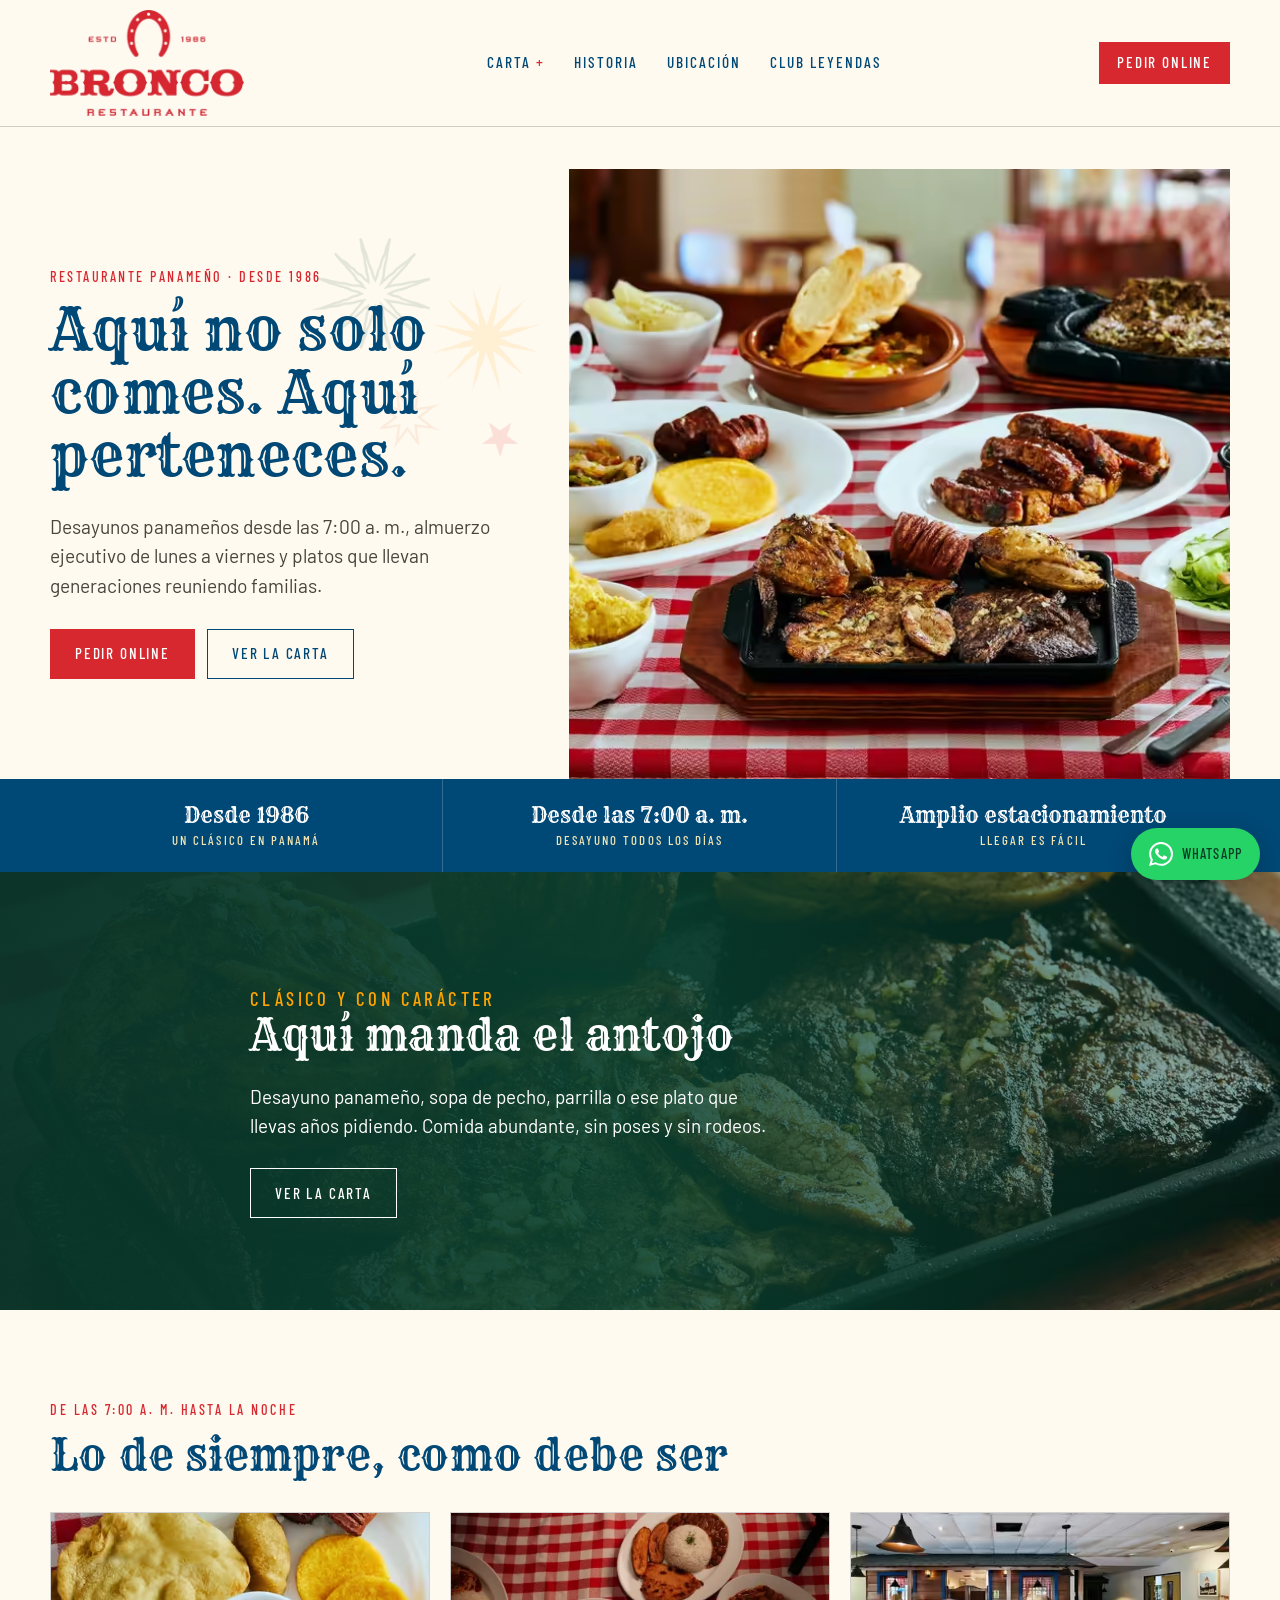
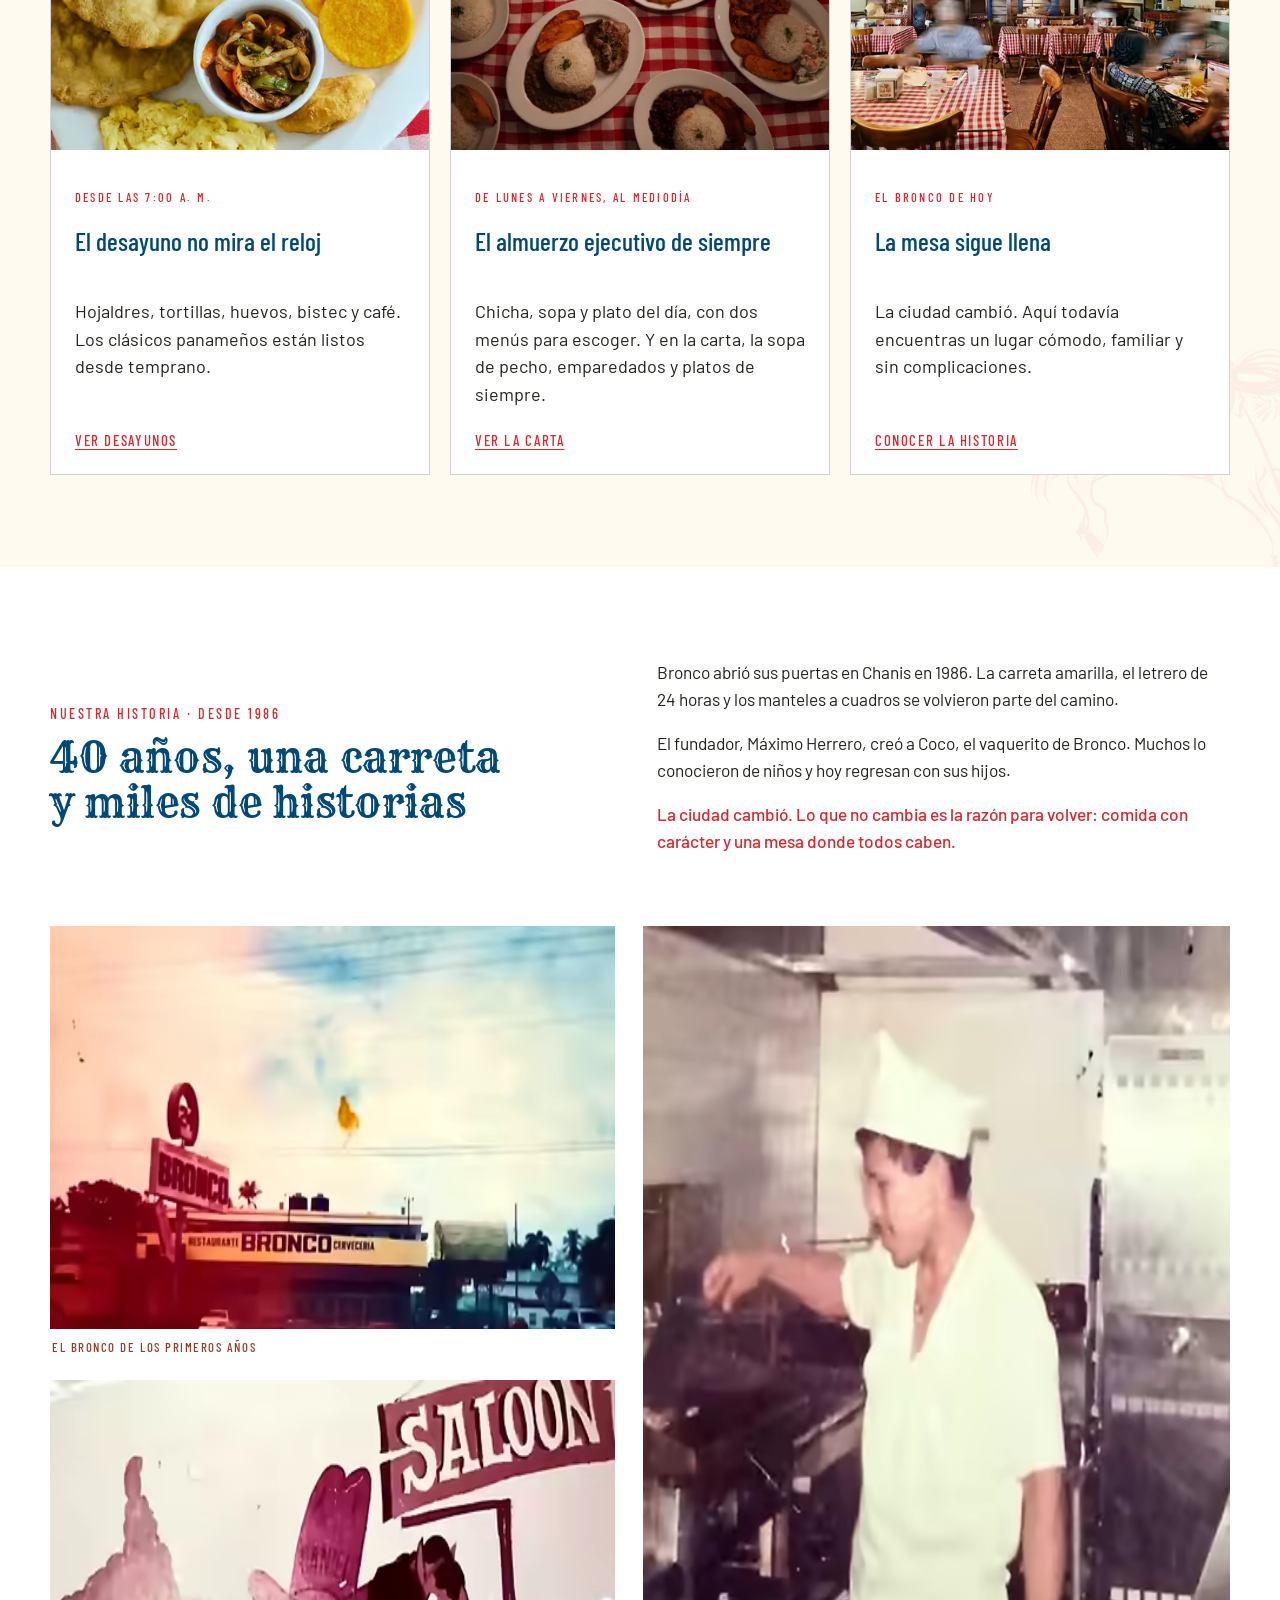
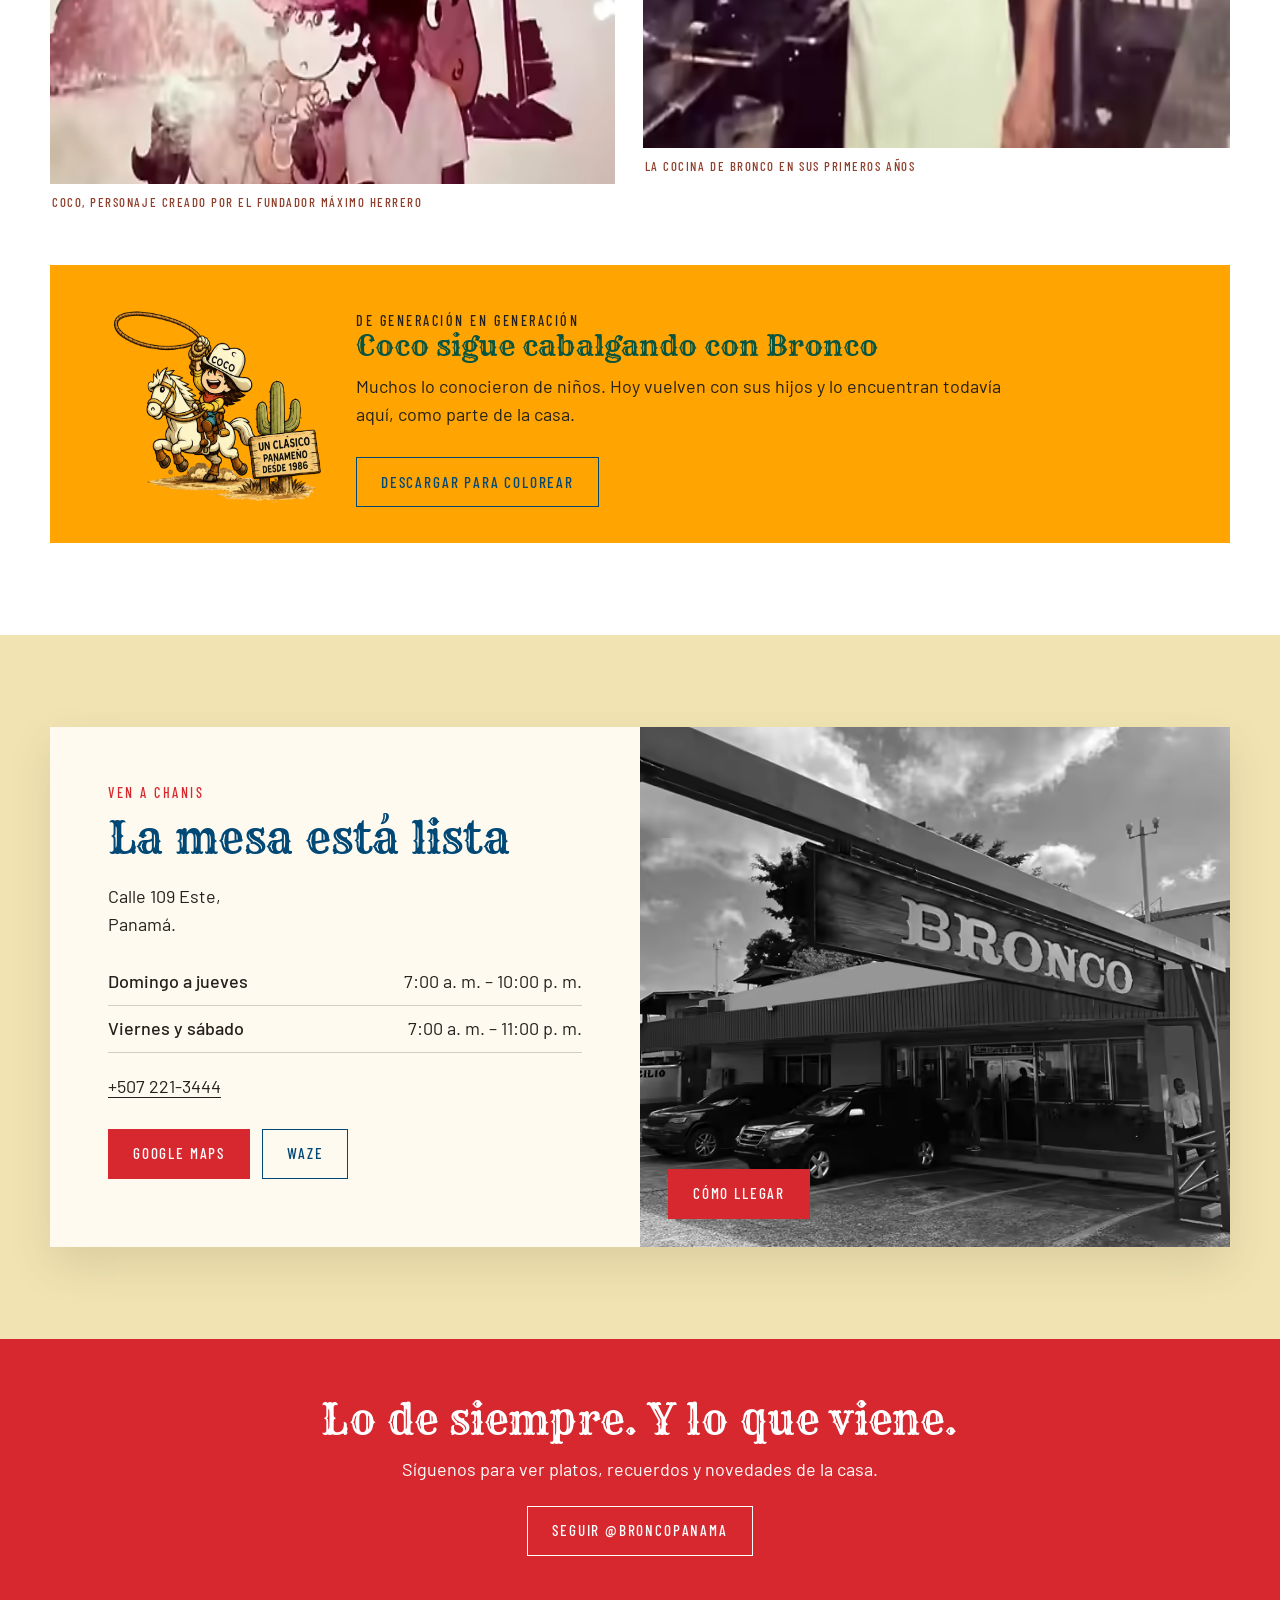
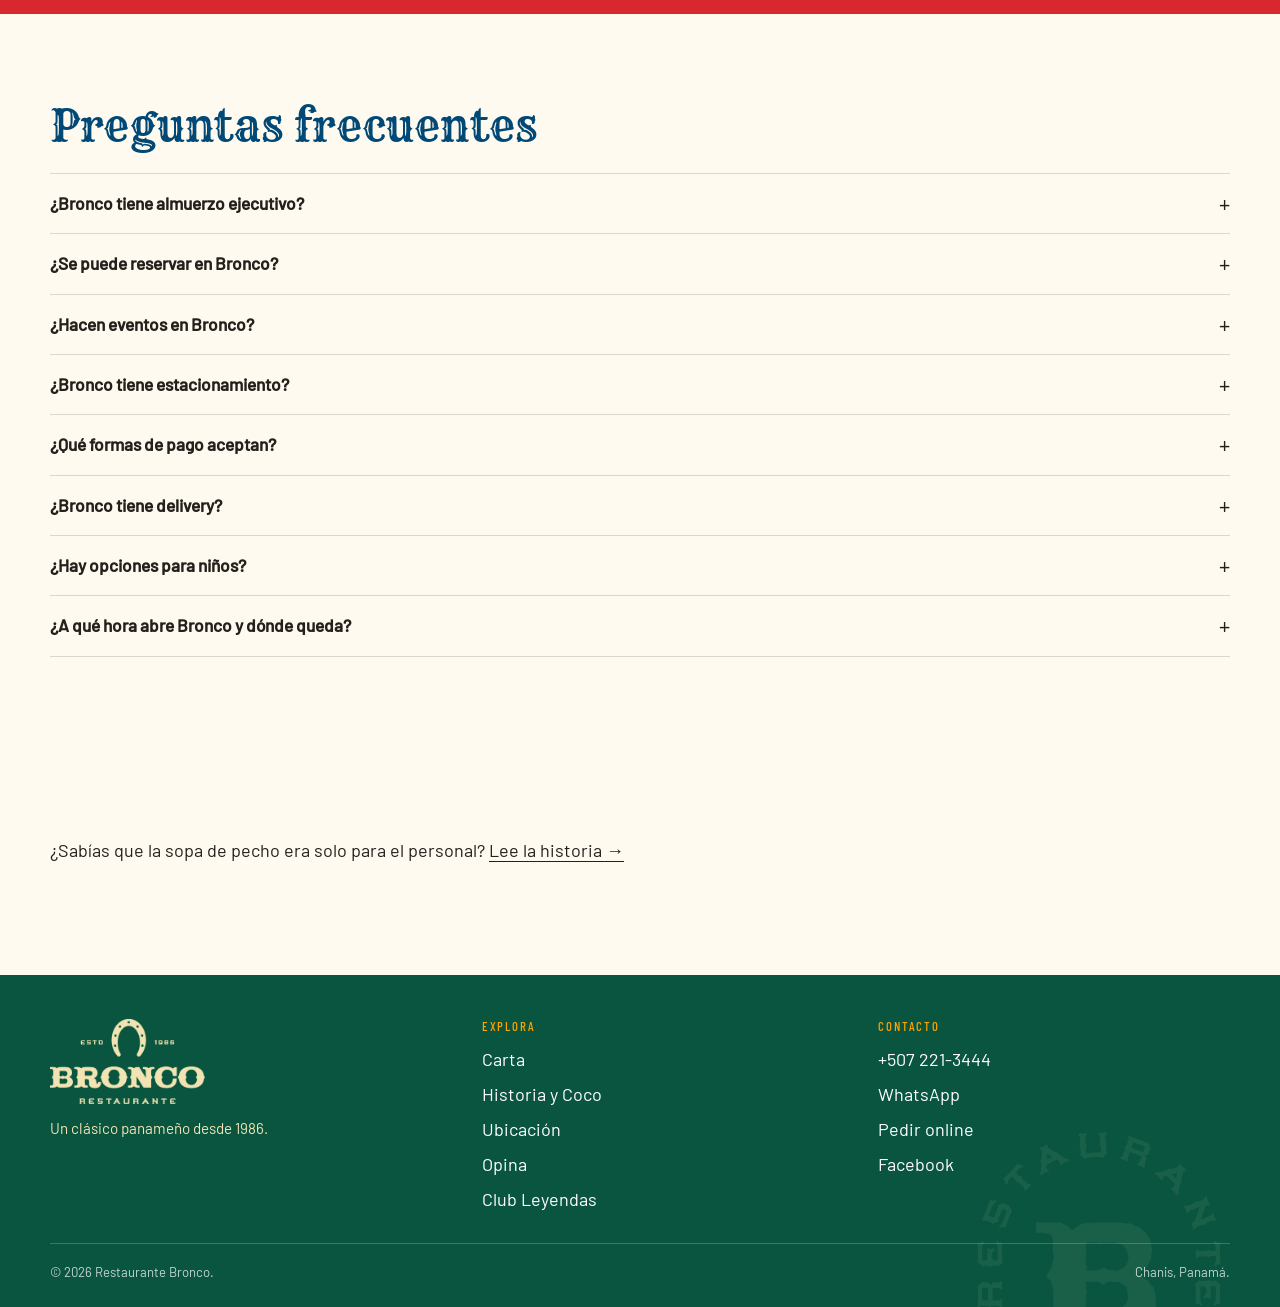
<file: index.html>
<!doctype html>
<html lang="es">
<head>
  <meta charset="utf-8">
  <meta name="viewport" content="width=device-width,initial-scale=1">
  <title>Bronco | Restaurante panameño en Chanis desde 1986</title>
  <meta name="description" content="Almuerzo ejecutivo de lunes a viernes con chicha, sopa y plato del día, y desayunos panameños desde las 7:00 a. m. en Chanis, Ciudad de Panamá. Desde 1986.">
  <link rel="canonical" href="https://restaurantebronco.com/">
  <meta name="theme-color" content="#d7282f">
  <meta property="og:type" content="website">
  <meta property="og:locale" content="es_PA">
  <meta property="og:title" content="Bronco | Aquí no solo comes, aquí perteneces">
  <meta property="og:description" content="Almuerzo ejecutivo, desayunos panameños y platos de siempre en Chanis desde 1986.">
  <meta property="og:url" content="https://restaurantebronco.com/">
  <meta property="og:image" content="https://restaurantebronco.com/assets/images/og-bronco.jpg">
  <meta property="og:image:width" content="1200">
  <meta property="og:image:height" content="630">
  <meta property="og:image:alt" content="Mesa de Bronco con desayuno panameño, carnes y platos para compartir">
  <meta name="twitter:card" content="summary_large_image">
  <meta name="twitter:title" content="Bronco | Un clásico panameño desde 1986">
  <meta name="twitter:description" content="Desayunos desde temprano, almuerzo ejecutivo y platos de siempre en Chanis.">
  <meta name="twitter:image" content="https://restaurantebronco.com/assets/images/og-bronco.jpg">
  <meta name="twitter:image:alt" content="Mesa de Bronco con carnes, acompañamientos y platos para compartir">
  <link rel="icon" href="/favicon.ico" sizes="any">
  <link rel="icon" type="image/png" sizes="32x32" href="/assets/images/favicon.png">
  <link rel="apple-touch-icon" href="/assets/images/apple-touch-icon.png">
  <link rel="manifest" href="/site.webmanifest">
  <link rel="preload" href="/assets/fonts/barlow-400-latin.woff2" as="font" type="font/woff2" crossorigin>
  <link rel="preload" href="/assets/fonts/rye-400-latin.woff2" as="font" type="font/woff2" crossorigin><link rel="preload" href="/assets/fonts/barlow-500-latin.woff2" as="font" type="font/woff2" crossorigin><link rel="preload" href="/assets/fonts/barlow-condensed-500-latin.woff2" as="font" type="font/woff2" crossorigin>
  <link rel="stylesheet" href="/assets/style.css">
  <script type="application/ld+json">
  {
    "@context":"https://schema.org",
    "@graph":[
      {
        "@type":"Restaurant",
        "@id":"https://restaurantebronco.com/#restaurant",
        "name":"Restaurante Bronco",
        "alternateName":"Bronco",
        "url":"https://restaurantebronco.com/",
        "foundingDate":"1986",
        "logo":"https://restaurantebronco.com/assets/images/logo-bronco-principal.png",
        "image":"https://restaurantebronco.com/assets/images/og-bronco.jpg",
        "description":"Restaurante panameño en Chanis con desayunos, almuerzo ejecutivo, sopas de la casa y platos de siempre desde 1986.",
        "servesCuisine":["Panameña","Desayunos"],
        "priceRange":"$$",
        "telephone":"+507 221-3444",
        "address":{
          "@type":"PostalAddress",
          "streetAddress":"Calle 109 Este",
          "addressLocality":"Panamá",
          "addressCountry":"PA"
        },
        "geo":{"@type":"GeoCoordinates","latitude":9.02522,"longitude":-79.48493},
        "hasMap":"https://maps.google.com/maps?cid=11656737389368719343",
        "hasMenu":"https://restaurantebronco.com/carta/",
        "openingHoursSpecification":[
          {"@type":"OpeningHoursSpecification","dayOfWeek":["Monday","Tuesday","Wednesday","Thursday"],"opens":"07:00","closes":"22:00"},
          {"@type":"OpeningHoursSpecification","dayOfWeek":["Friday","Saturday"],"opens":"07:00","closes":"23:00"},
          {"@type":"OpeningHoursSpecification","dayOfWeek":"Sunday","opens":"07:00","closes":"22:00"}
        ],
        "sameAs":["https://www.instagram.com/broncopanama/","https://www.facebook.com/broncopanama/","https://linktr.ee/broncopanama","https://maps.google.com/maps?cid=11656737389368719343"],
        "parentOrganization":{"@type":"Organization","name":"Grupo Herrero"}
      },
      {
        "@type":"WebSite",
        "@id":"https://restaurantebronco.com/#website",
        "url":"https://restaurantebronco.com/",
        "name":"Restaurante Bronco",
        "inLanguage":"es-PA",
        "publisher":{"@id":"https://restaurantebronco.com/#restaurant"}
      }
    ]
  }
  </script>
<script>window.dataLayer=window.dataLayer||[];function gtag(){dataLayer.push(arguments);}gtag('js',new Date());gtag('config','G-4363RZ4Z4T');window.addEventListener('load',function(){var s=document.createElement('script');s.async=true;s.src='https://www.googletagmanager.com/gtag/js?id=G-4363RZ4Z4T';document.head.appendChild(s);});</script></head>
<body>
  <a class="skip-link" href="#contenido">Saltar al contenido</a>
  <header class="site-header">
    <div class="shell header-inner">
      <a class="brand" href="/" aria-label="Bronco, inicio"><img src="/assets/images/logo-bronco-principal.webp" width="400" height="218" alt="Restaurante Bronco"></a>
      <button class="nav-toggle" type="button" aria-expanded="false" aria-controls="nav-principal" data-nav-toggle>Menú</button>
      <nav class="site-nav" id="nav-principal" aria-label="Navegación principal" data-site-nav>
        <details data-nav-dropdown>
          <summary>Carta</summary>
          <div class="nav-menu">
            <a href="/carta/#desayunos">Desayunos</a>
            <a href="/carta/#almuerzo-cena">Almuerzo y cena</a>
            <a href="/carta/#postres">Postres</a>
            <a href="/carta/#bebidas">Bebidas</a>
          </div>
        </details>
        <a href="/#historia">Historia</a>
        <a href="/ubicacion/">Ubicación</a>
        <a href="/club-leyendas/">Club Leyendas</a>
      </nav>
      <a class="button button-primary button-small header-cta" href="https://linktr.ee/broncopanama" target="_blank" rel="noopener">Pedir online</a>
    </div>
  </header>

  <main id="contenido">
    <section class="hero">
      <div class="shell hero-grid">
        <div class="hero-copy">
          <h1><span class="eyebrow" style="display:block">Restaurante panameño · Desde 1986</span>Aquí no solo comes. Aquí perteneces.</h1>
          <p class="lede">Desayunos panameños desde las 7:00 a. m., almuerzo ejecutivo de lunes a viernes y platos que llevan generaciones reuniendo familias.</p>
          <div class="button-row">
            <a class="button button-primary" href="https://linktr.ee/broncopanama" target="_blank" rel="noopener">Pedir online</a>
            <a class="button" href="/carta/">Ver la carta</a>
          </div>
        </div>
        <div class="hero-media">
          <picture>
            <source type="image/avif" srcset="/assets/images/bronco-mesa-compartir-480.avif 480w, /assets/images/bronco-mesa-compartir-800.avif 800w, /assets/images/bronco-mesa-compartir-1600.avif 1600w" sizes="(max-width:820px) 100vw, 56vw">
            <source type="image/webp" srcset="/assets/images/bronco-mesa-compartir-480.webp 480w, /assets/images/bronco-mesa-compartir-800.webp 800w, /assets/images/bronco-mesa-compartir-1600.webp 1600w" sizes="(max-width:820px) 100vw, 56vw">
            <img src="/assets/images/bronco-mesa-compartir-800.webp" width="800" height="600" alt="Mesa de Bronco con desayuno panameño, carnes y platos para compartir" fetchpriority="high">
          </picture>
        </div>
      </div>
    </section>

    <section class="fact-strip" aria-label="Datos de Bronco">
      <div class="shell fact-grid">
        <div class="fact"><strong>Desde 1986</strong><span>Un clásico en Panamá</span></div>
        <div class="fact"><strong>Desde las 7:00 a. m.</strong><span>Desayuno todos los días</span></div>
        <div class="fact"><strong>Amplio estacionamiento</strong><span>Llegar es fácil</span></div>
      </div>
    </section>

    <section class="story-banner">
      <picture class="story-backdrop" aria-hidden="true">
        <source type="image/avif" srcset="/assets/images/bronco-parrilla-clasica-480.avif 480w, /assets/images/bronco-parrilla-clasica-800.avif 800w, /assets/images/bronco-parrilla-clasica-1600.avif 1600w" sizes="100vw">
        <source type="image/webp" srcset="/assets/images/bronco-parrilla-clasica-480.webp 480w, /assets/images/bronco-parrilla-clasica-800.webp 800w, /assets/images/bronco-parrilla-clasica-1600.webp 1600w" sizes="100vw">
        <img src="/assets/images/bronco-parrilla-clasica-1600.webp" width="1600" height="900" alt="">
      </picture>
      <div class="shell story-inner">
        <p class="eyebrow">Clásico y con carácter</p>
        <h2>Aquí manda el antojo</h2>
        <p>Desayuno panameño, sopa de pecho, parrilla o ese plato que llevas años pidiendo. Comida abundante, sin poses y sin rodeos.</p>
        <div class="button-row"><a class="button button-light" href="/carta/">Ver la carta</a></div>
      </div>
    </section>

    <section class="section features-branded">
      <div class="shell">
        <div class="section-heading">
          <p class="eyebrow">De las 7:00 a. m. hasta la noche</p>
          <h2>Lo de siempre, como debe ser</h2>
        </div>
        <div class="feature-grid">
          <article class="feature-card">
            <picture>
              <source type="image/avif" srcset="/assets/images/bronco-desayuno-panameno-480.avif 480w, /assets/images/bronco-desayuno-panameno-800.avif 800w" sizes="(max-width:820px) 100vw, 33vw">
              <source type="image/webp" srcset="/assets/images/bronco-desayuno-panameno-480.webp 480w, /assets/images/bronco-desayuno-panameno-800.webp 800w" sizes="(max-width:820px) 100vw, 33vw">
              <img src="/assets/images/bronco-desayuno-panameno-480.webp" width="480" height="300" loading="lazy" alt="Desayuno panameño con hojaldres, tortillas, huevos y bistec en Bronco">
            </picture>
            <div class="feature-body">
              <p class="eyebrow">Desde las 7:00 a. m.</p>
              <h3>El desayuno no mira el reloj</h3>
              <p>Hojaldres, tortillas, huevos, bistec y café. Los clásicos panameños están listos desde temprano.</p>
              <a class="text-link" href="/carta/#desayunos">Ver desayunos</a>
            </div>
          </article>
          <article class="feature-card">
            <picture>
              <source type="image/webp" srcset="/assets/images/bronco-menu-ejecutivo-1-480.webp 480w, /assets/images/bronco-menu-ejecutivo-1-800.webp 800w" sizes="(max-width:820px) 100vw, 33vw">
              <img src="/assets/images/bronco-menu-ejecutivo-1-480.webp" width="480" height="300" loading="lazy" alt="Platos del almuerzo ejecutivo de Bronco sobre el mantel de cuadros">
            </picture>
            <div class="feature-body">
              <p class="eyebrow">De lunes a viernes, al mediodía</p>
              <h3>El almuerzo ejecutivo de siempre</h3>
              <p>Chicha, sopa y plato del día, con dos menús para escoger. Y en la carta, la sopa de pecho, emparedados y platos de siempre.</p>
              <a class="text-link" href="/carta/#almuerzo-cena">Ver la carta</a>
            </div>
          </article>
          <article class="feature-card">
            <picture>
              <source type="image/avif" srcset="/assets/images/bronco-salon-familiar-480.avif 480w, /assets/images/bronco-salon-familiar-800.avif 800w" sizes="(max-width:820px) 100vw, 33vw">
              <source type="image/webp" srcset="/assets/images/bronco-salon-familiar-480.webp 480w, /assets/images/bronco-salon-familiar-800.webp 800w" sizes="(max-width:820px) 100vw, 33vw">
              <img src="/assets/images/bronco-salon-familiar-480.webp" width="480" height="300" loading="lazy" alt="Salón familiar de Restaurante Bronco">
            </picture>
            <div class="feature-body">
              <p class="eyebrow">El Bronco de hoy</p>
              <h3>La mesa sigue llena</h3>
              <p>La ciudad cambió. Aquí todavía encuentras un lugar cómodo, familiar y sin complicaciones.</p>
              <a class="text-link" href="/#historia">Conocer la historia</a>
            </div>
          </article>
        </div>
      </div>
    </section>

    <section class="section history-section" id="historia">
      <div class="shell">
        <div class="history-intro">
          <div>
            <p class="eyebrow">Nuestra historia · Desde 1986</p>
            <h2>40 años, una carreta y miles de historias</h2>
          </div>
          <div class="history-copy">
            <p>Bronco abrió sus puertas en Chanis en 1986. La carreta amarilla, el letrero de 24 horas y los manteles a cuadros se volvieron parte del camino.</p>
            <p>El fundador, Máximo Herrero, creó a Coco, el vaquerito de Bronco. Muchos lo conocieron de niños y hoy regresan con sus hijos.</p>
            <p class="history-closing">La ciudad cambió. Lo que no cambia es la razón para volver: comida con carácter y una mesa donde todos caben.</p>
          </div>
        </div>
        <div class="history-gallery">
          <figure>
            <picture>
              <source type="image/avif" srcset="/assets/images/bronco-fachada-historica-480.avif 480w, /assets/images/bronco-fachada-historica-800.avif 800w" sizes="(max-width:820px) 100vw, 33vw">
              <source type="image/webp" srcset="/assets/images/bronco-fachada-historica-480.webp 480w, /assets/images/bronco-fachada-historica-800.webp 800w" sizes="(max-width:820px) 100vw, 33vw">
              <img src="/assets/images/bronco-fachada-historica-800.webp" width="800" height="572" loading="lazy" alt="Fachada histórica y carreta del Restaurante Bronco">
            </picture>
            <figcaption>El Bronco de los primeros años</figcaption>
          </figure>
          <figure>
            <picture>
              <source type="image/avif" srcset="/assets/images/bronco-coco-historia-480.avif 480w, /assets/images/bronco-coco-historia-800.avif 800w" sizes="(max-width:820px) 100vw, 33vw">
              <source type="image/webp" srcset="/assets/images/bronco-coco-historia-480.webp 480w, /assets/images/bronco-coco-historia-800.webp 800w" sizes="(max-width:820px) 100vw, 33vw">
              <img src="/assets/images/bronco-coco-historia-800.webp" width="800" height="572" loading="lazy" alt="Fotografía histórica junto al mural de Coco en Restaurante Bronco">
            </picture>
            <figcaption>Coco, personaje creado por el fundador Máximo Herrero</figcaption>
          </figure>
          <figure>
            <picture>
              <source type="image/avif" srcset="/assets/images/bronco-cocina-historia-480.avif 480w, /assets/images/bronco-cocina-historia-800.avif 800w" sizes="(max-width:820px) 100vw, 33vw">
              <source type="image/webp" srcset="/assets/images/bronco-cocina-historia-480.webp 480w, /assets/images/bronco-cocina-historia-800.webp 800w" sizes="(max-width:820px) 100vw, 33vw">
              <img src="/assets/images/bronco-cocina-historia-800.webp" width="800" height="1120" loading="lazy" alt="Cocinero de Restaurante Bronco trabajando durante sus primeros años">
            </picture>
            <figcaption>La cocina de Bronco en sus primeros años</figcaption>
          </figure>
        </div>
        <div class="coco-story" id="coco">
          <img src="/assets/images/bronco-coco-800.webp" width="800" height="619" loading="lazy" alt="Coco, mascota de Restaurante Bronco">
          <div>
            <p class="eyebrow">De generación en generación</p>
            <h3>Coco sigue cabalgando con Bronco</h3>
            <p>Muchos lo conocieron de niños. Hoy vuelven con sus hijos y lo encuentran todavía aquí, como parte de la casa.</p>
            <div class="button-row"><a class="button" href="/assets/colorea-a-coco.pdf" download>Descargar para colorear</a></div>
          </div>
        </div>
      </div>
    </section>

    <section class="section location-home">
      <div class="shell location-grid">
        <div class="location-copy">
          <p class="eyebrow">Ven a Chanis</p>
          <h2>La mesa está lista</h2>
          <address class="address">Calle 109 Este,<br>Panamá.</address>
          <ul class="hours">
            <li><strong>Domingo a jueves</strong><span>7:00 a. m. – 10:00 p. m.</span></li>
            <li><strong>Viernes y sábado</strong><span>7:00 a. m. – 11:00 p. m.</span></li>
          </ul>
          <p><a href="tel:+5072213444">+507 221-3444</a></p>
          <div class="button-row">
            <a class="button button-primary" href="https://www.google.com/maps/search/?api=1&query=Restaurante+Bronco+Steaks+Chanis+Panama" target="_blank" rel="noopener">Google Maps</a>
            <a class="button" href="https://www.waze.com/ul?q=Restaurante%20Bronco%20Steaks%20Chanis%20Panama&navigate=yes" target="_blank" rel="noopener">Waze</a>
          </div>
        </div>
        <div class="location-media">
          <picture>
            <source type="image/avif" srcset="/assets/images/bronco-fachada-480.avif 480w, /assets/images/bronco-fachada-800.avif 800w, /assets/images/bronco-fachada-1600.avif 1600w" sizes="(max-width:820px) 100vw, 50vw">
            <source type="image/webp" srcset="/assets/images/bronco-fachada-480.webp 480w, /assets/images/bronco-fachada-800.webp 800w, /assets/images/bronco-fachada-1600.webp 1600w" sizes="(max-width:820px) 100vw, 50vw">
            <img src="/assets/images/bronco-fachada-800.webp" width="800" height="600" loading="lazy" alt="Entrada y letrero de Restaurante Bronco en Chanis">
          </picture>
          <div class="location-overlay"><a class="button button-primary" href="/ubicacion/">Cómo llegar</a></div>
        </div>
      </div>
    </section>

    <section class="social-cta">
      <div class="shell social-inner">
        <h2>Lo de siempre. Y lo que viene.</h2>
        <p>Síguenos para ver platos, recuerdos y novedades de la casa.</p>
        <a class="button button-light" href="https://www.instagram.com/broncopanama/" target="_blank" rel="noopener">Seguir @broncopanama</a>
      </div>
    </section>
  <!-- FAQ --><style>.faq-gh{padding:clamp(48px,7vw,88px) 0}.faq-gh h2{margin:0 0 24px}.faq-gh details{border-top:1px solid rgba(0,0,0,.14);padding:18px 0}.faq-gh details:last-of-type{border-bottom:1px solid rgba(0,0,0,.14)}.faq-gh summary{cursor:pointer;font-weight:700;font-size:1.08rem;line-height:1.35;list-style:none;display:flex;justify-content:space-between;gap:20px}.faq-gh summary::-webkit-details-marker{display:none}.faq-gh summary::after{content:"+";font-weight:400;font-size:1.4rem;line-height:1}.faq-gh details[open] summary::after{content:"\2013"}.faq-gh details p{margin:12px 0 0;max-width:780px}</style><section class="faq-gh" id="preguntas-frecuentes" aria-labelledby="faq-title"><div class="shell"><h2 id="faq-title">Preguntas frecuentes</h2><details><summary>¿Bronco tiene almuerzo ejecutivo?</summary><p>Sí. De lunes a viernes al mediodía, el almuerzo ejecutivo trae chicha, sopa y plato del día, con dos menús para escoger.</p></details><details><summary>¿Se puede reservar en Bronco?</summary><p>Por lo general no tomamos reservas. Si es para una ocasión especial, escríbenos por WhatsApp al +507 6397-5964. <a href="https://wa.me/50763975964" target="_blank" rel="noopener">Escribir por WhatsApp</a></p></details><details><summary>¿Hacen eventos en Bronco?</summary><p>Sí. Tenemos un salón semicerrado para eventos, con menús especiales para este tipo de celebraciones.</p></details><details><summary>¿Bronco tiene estacionamiento?</summary><p>Sí, tenemos estacionamientos en el local.</p></details><details><summary>¿Qué formas de pago aceptan?</summary><p>Aceptamos Visa, Mastercard, American Express, Yappy y efectivo.</p></details><details><summary>¿Bronco tiene delivery?</summary><p>Sí. Puedes pedir Bronco por PedidosYa y Uber Eats. <a href="https://linktr.ee/broncopanama" target="_blank" rel="noopener">Pedir online</a></p></details><details><summary>¿Hay opciones para niños?</summary><p>No tenemos un menú infantil como tal, pero en la carta hay platos para niños, como los tenders de pollo y los deditos de corvina. <a href="/carta/">Ver la carta</a></p></details><details><summary>¿A qué hora abre Bronco y dónde queda?</summary><p>Abrimos todos los días desde las 7:00 a. m. con desayunos panameños. Cerramos a las 10:00 p. m. de domingo a jueves y a las 11:00 p. m. viernes y sábado. Estamos en la Calle 109 Este, Chanis, Ciudad de Panamá. <a href="/ubicacion/">Cómo llegar</a></p></details></div><script type="application/ld+json">{"@context":"https://schema.org","@type":"FAQPage","mainEntity":[{"@type":"Question","name":"¿Bronco tiene almuerzo ejecutivo?","acceptedAnswer":{"@type":"Answer","text":"Sí. De lunes a viernes al mediodía, el almuerzo ejecutivo trae chicha, sopa y plato del día, con dos menús para escoger."}},{"@type":"Question","name":"¿Se puede reservar en Bronco?","acceptedAnswer":{"@type":"Answer","text":"Por lo general no tomamos reservas. Si es para una ocasión especial, escríbenos por WhatsApp al +507 6397-5964."}},{"@type":"Question","name":"¿Hacen eventos en Bronco?","acceptedAnswer":{"@type":"Answer","text":"Sí. Tenemos un salón semicerrado para eventos, con menús especiales para este tipo de celebraciones."}},{"@type":"Question","name":"¿Bronco tiene estacionamiento?","acceptedAnswer":{"@type":"Answer","text":"Sí, tenemos estacionamientos en el local."}},{"@type":"Question","name":"¿Qué formas de pago aceptan?","acceptedAnswer":{"@type":"Answer","text":"Aceptamos Visa, Mastercard, American Express, Yappy y efectivo."}},{"@type":"Question","name":"¿Bronco tiene delivery?","acceptedAnswer":{"@type":"Answer","text":"Sí. Puedes pedir Bronco por PedidosYa y Uber Eats."}},{"@type":"Question","name":"¿Hay opciones para niños?","acceptedAnswer":{"@type":"Answer","text":"No tenemos un menú infantil como tal, pero en la carta hay platos para niños, como los tenders de pollo y los deditos de corvina."}},{"@type":"Question","name":"¿A qué hora abre Bronco y dónde queda?","acceptedAnswer":{"@type":"Answer","text":"Abrimos todos los días desde las 7:00 a. m. con desayunos panameños. Cerramos a las 10:00 p. m. de domingo a jueves y a las 11:00 p. m. viernes y sábado. Estamos en la Calle 109 Este, Chanis, Ciudad de Panamá."}}]}</script></section><!-- /FAQ --><section class="section"><div class="shell"><p>¿Sabías que la sopa de pecho era solo para el personal? <a href="/sopa-de-pecho/">Lee la historia →</a></p></div></section>
  </main>

  <footer class="site-footer">
    <div class="shell">
      <div class="footer-grid">
        <div><img class="footer-logo" src="/assets/images/logo-bronco-simplificado-crema.png" width="760" height="415" alt="Bronco Restaurante"><p class="footer-tagline">Un clásico panameño desde 1986.</p></div>
        <div><span class="footer-title">Explora</span><div class="footer-links"><a href="/carta/">Carta</a><a href="/#historia">Historia y Coco</a><a href="/ubicacion/">Ubicación</a><a href="/opina/">Opina</a><a href="/club-leyendas/">Club Leyendas</a></div></div>
        <div><span class="footer-title">Contacto</span><div class="footer-links"><a href="tel:+5072213444">+507 221-3444</a><a href="https://wa.me/50763975964?text=Hola%20Bronco%2C%20quisiera%20informaci%C3%B3n." target="_blank" rel="noopener">WhatsApp</a><a href="https://linktr.ee/broncopanama" target="_blank" rel="noopener">Pedir online</a><a href="https://www.facebook.com/broncopanama/" target="_blank" rel="noopener">Facebook</a></div></div>
      </div>
      <div class="footer-bottom"><span>© 2026 Restaurante Bronco.</span><span>Chanis, Panamá.</span></div>
    </div>
  </footer>
  <a class="whatsapp" href="https://wa.me/50763975964?text=Hola%20Bronco%2C%20quisiera%20informaci%C3%B3n." target="_blank" rel="noopener" aria-label="Escribir a Bronco por WhatsApp"><svg viewBox="0 0 24 24" aria-hidden="true"><path fill="currentColor" d="M17.472 14.382c-.297-.149-1.758-.867-2.03-.967-.273-.099-.471-.148-.67.15-.197.297-.767.966-.94 1.164-.173.199-.347.223-.644.075-.297-.15-1.255-.463-2.39-1.475-.883-.788-1.48-1.761-1.653-2.059-.173-.297-.018-.458.13-.606.134-.133.298-.347.446-.52.149-.174.198-.298.298-.497.099-.198.05-.371-.025-.52-.075-.149-.669-1.612-.916-2.207-.242-.579-.487-.5-.669-.51-.173-.009-.371-.011-.57-.011-.198 0-.52.074-.792.372-.272.297-1.04 1.016-1.04 2.479s1.065 2.875 1.213 3.074c.149.198 2.095 3.2 5.076 4.487.709.306 1.262.489 1.693.625.712.226 1.36.194 1.872.118.571-.085 1.758-.719 2.006-1.413.248-.694.248-1.289.173-1.413-.074-.124-.272-.198-.57-.347m-5.421 7.403h-.004a9.87 9.87 0 0 1-5.031-1.378l-.361-.214-3.741.982.998-3.648-.235-.374a9.86 9.86 0 0 1-1.51-5.26C2.168 6.443 6.603 2.01 12.055 2.01a9.82 9.82 0 0 1 7.02 2.91 9.82 9.82 0 0 1 2.898 7.025c-.002 5.45-4.437 9.884-9.888 9.884m8.413-18.297A11.82 11.82 0 0 0 12.05 0C5.495 0 .16 5.335.157 11.892c0 2.096.547 4.142 1.588 5.945L.057 24l6.305-1.654a11.9 11.9 0 0 0 5.683 1.448h.005c6.554 0 11.89-5.335 11.893-11.893a11.82 11.82 0 0 0-3.48-8.413Z"/></svg><span>WhatsApp</span></a>
  <script src="/assets/site.js" defer></script>
</body>
</html>
</file>
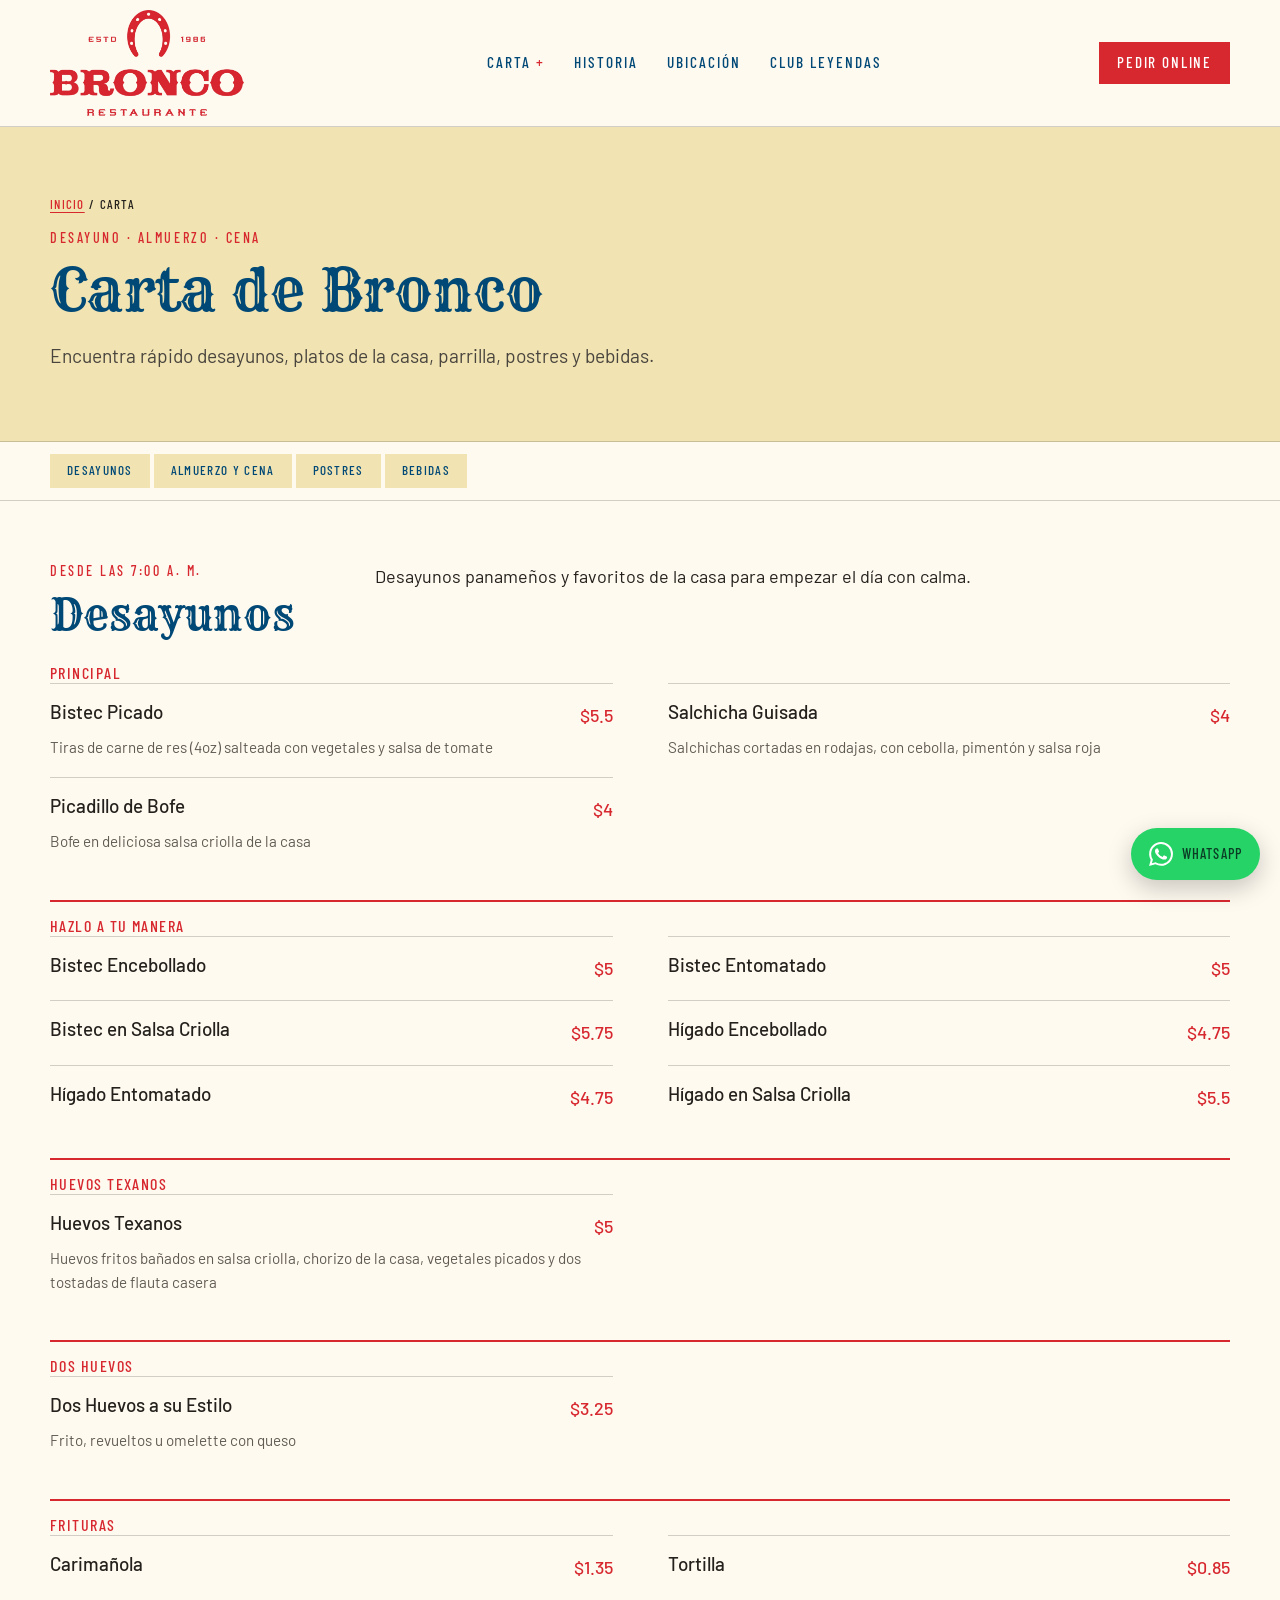
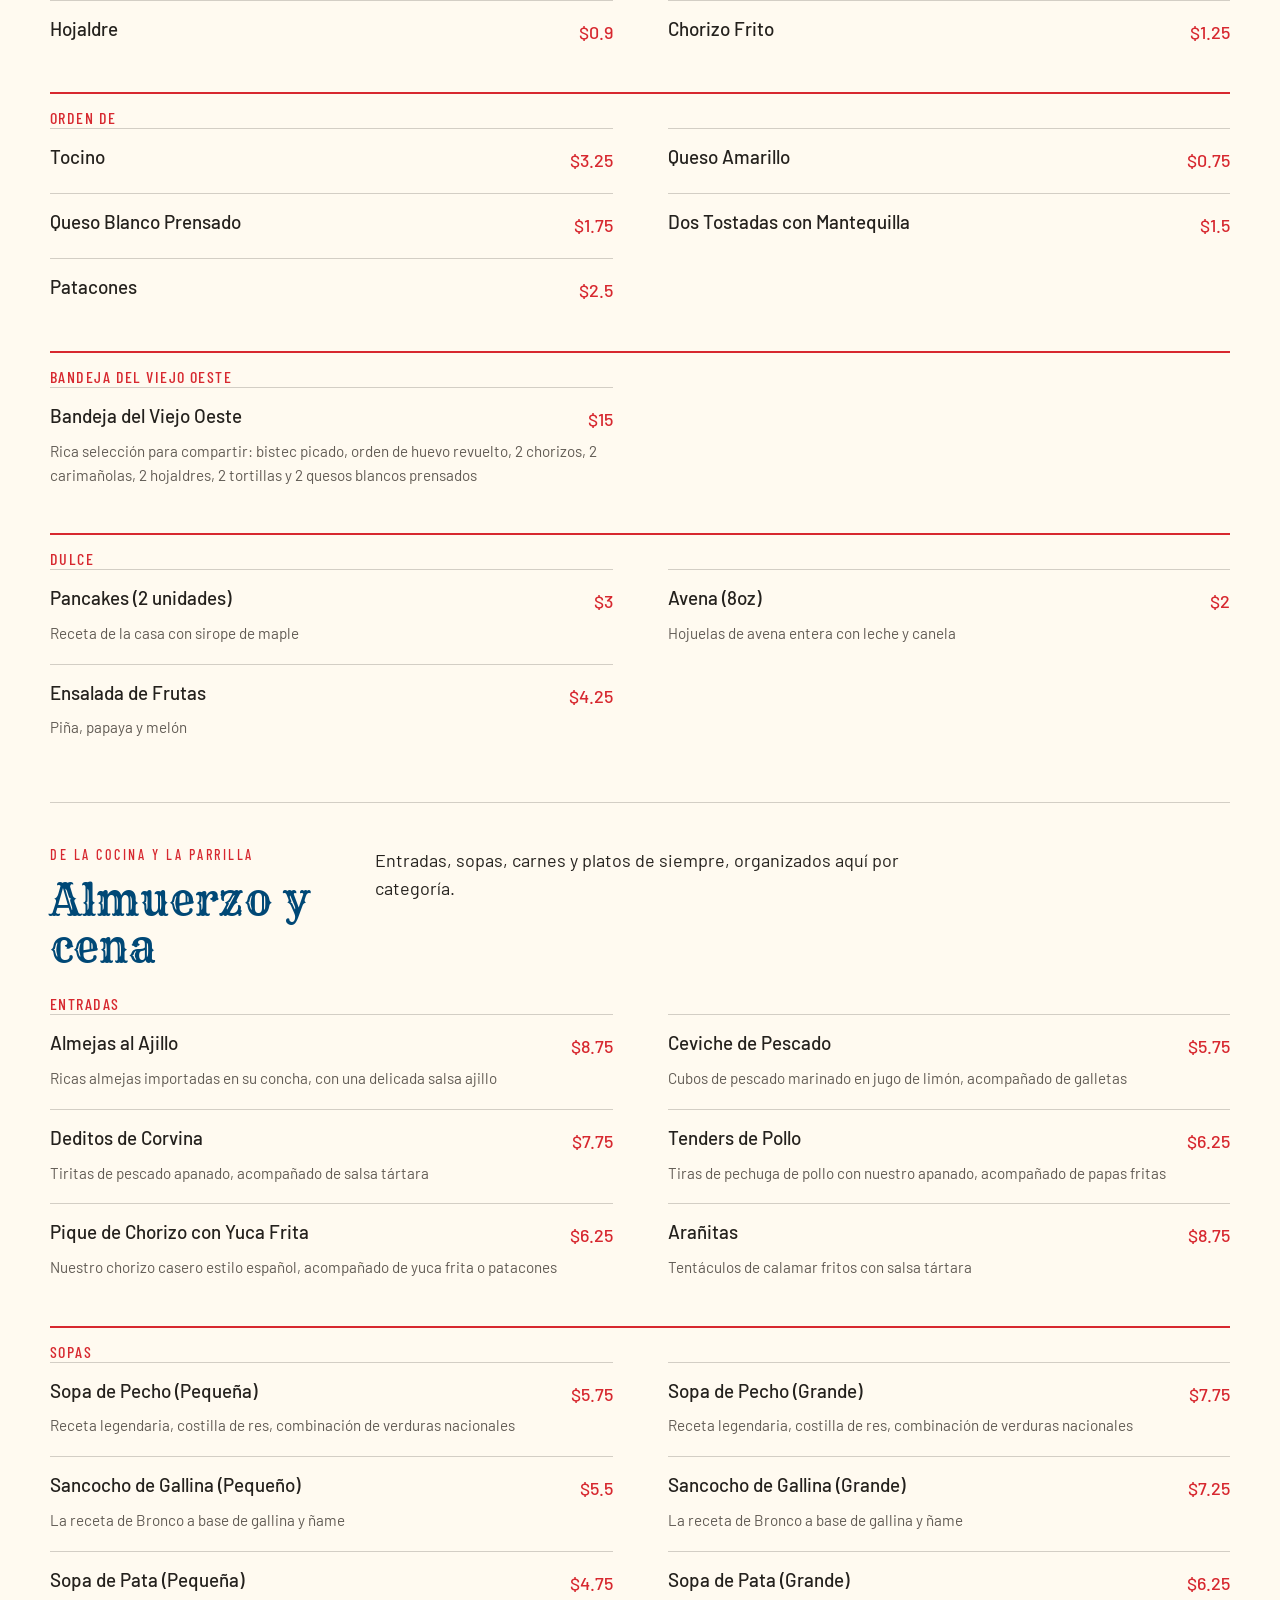
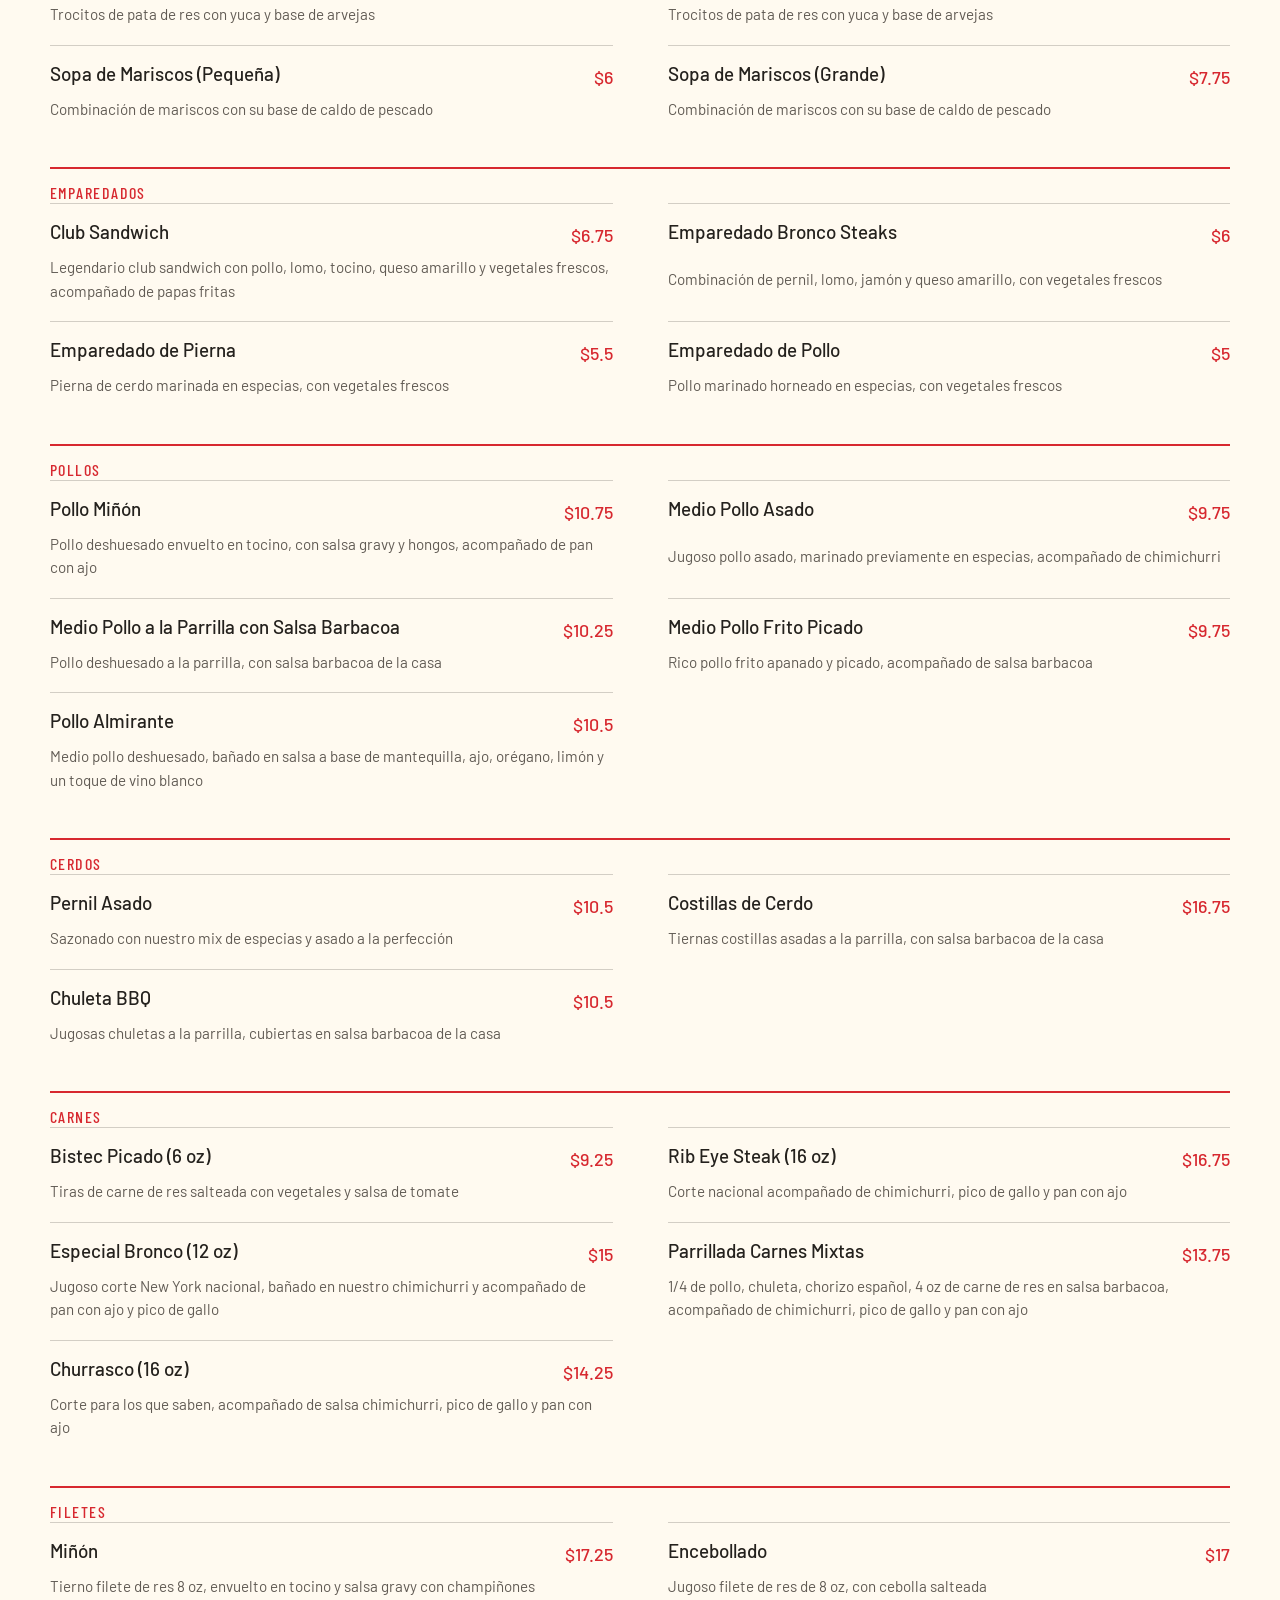
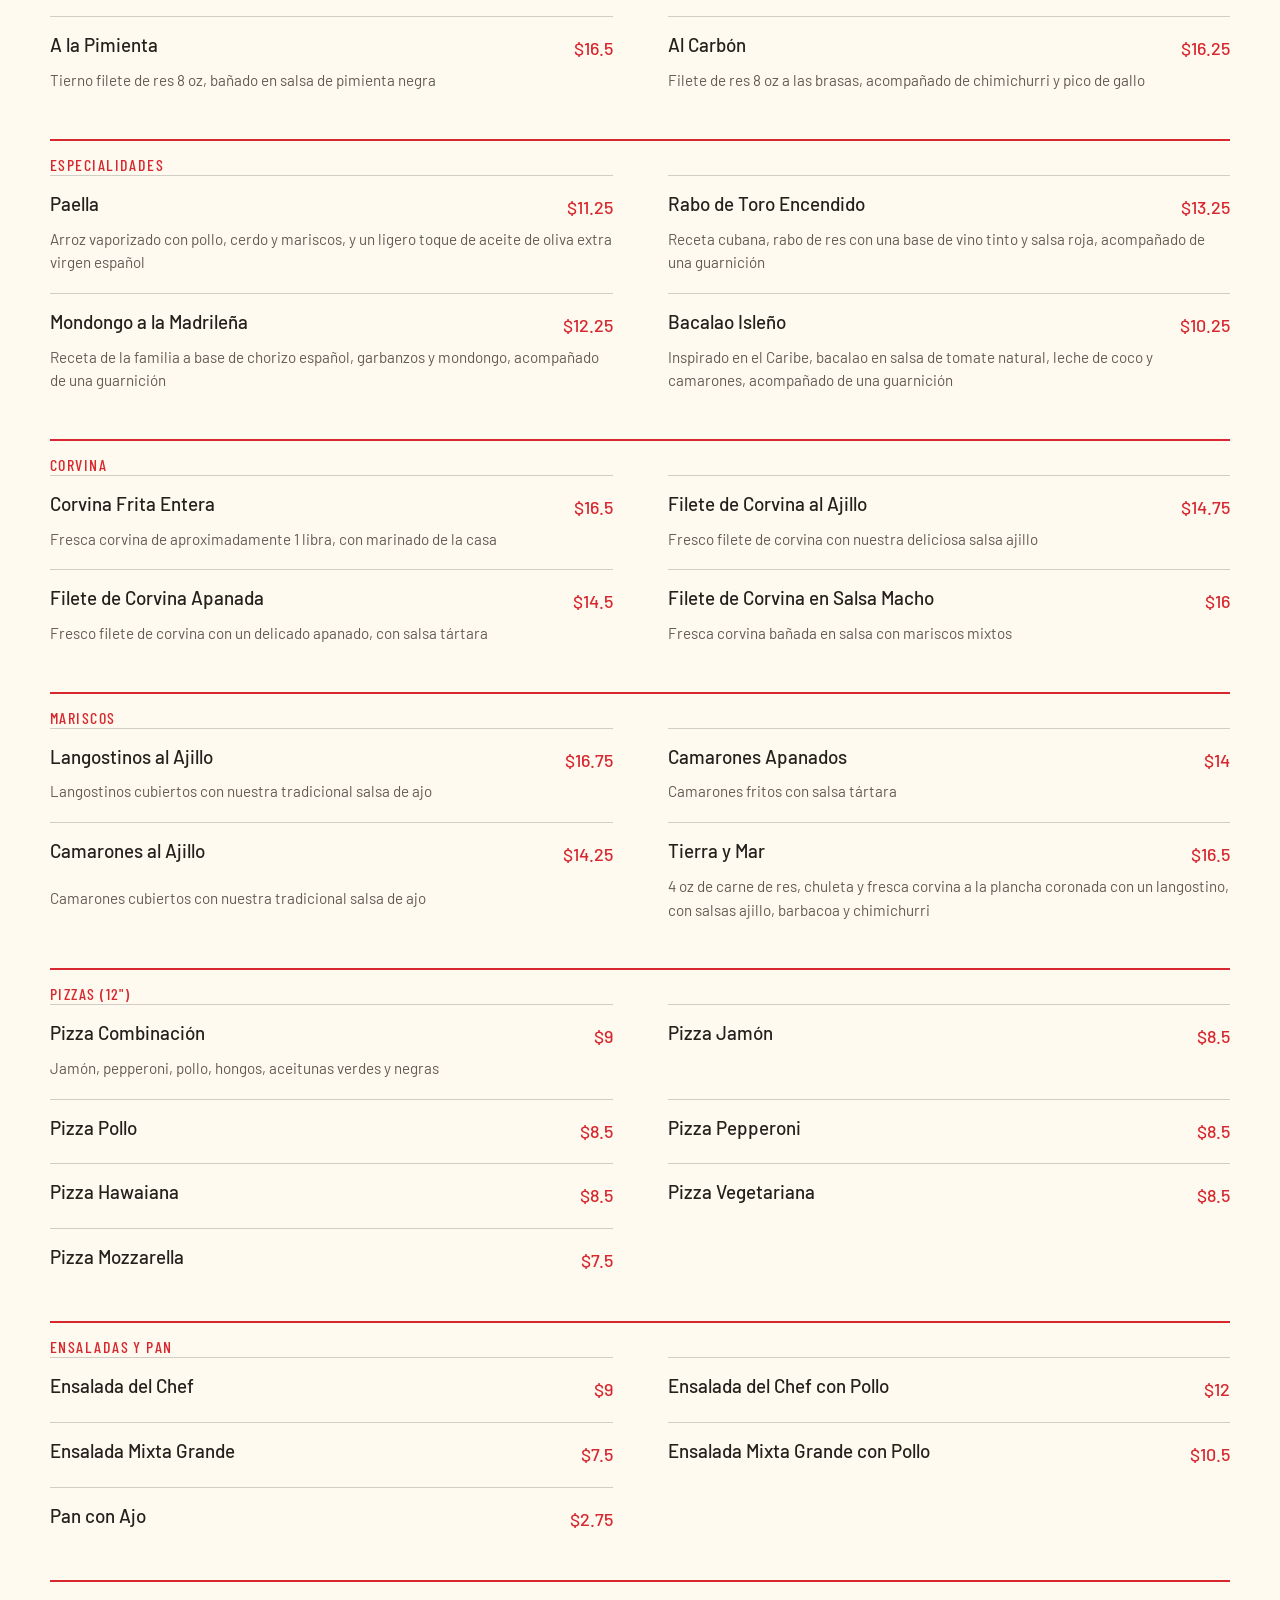
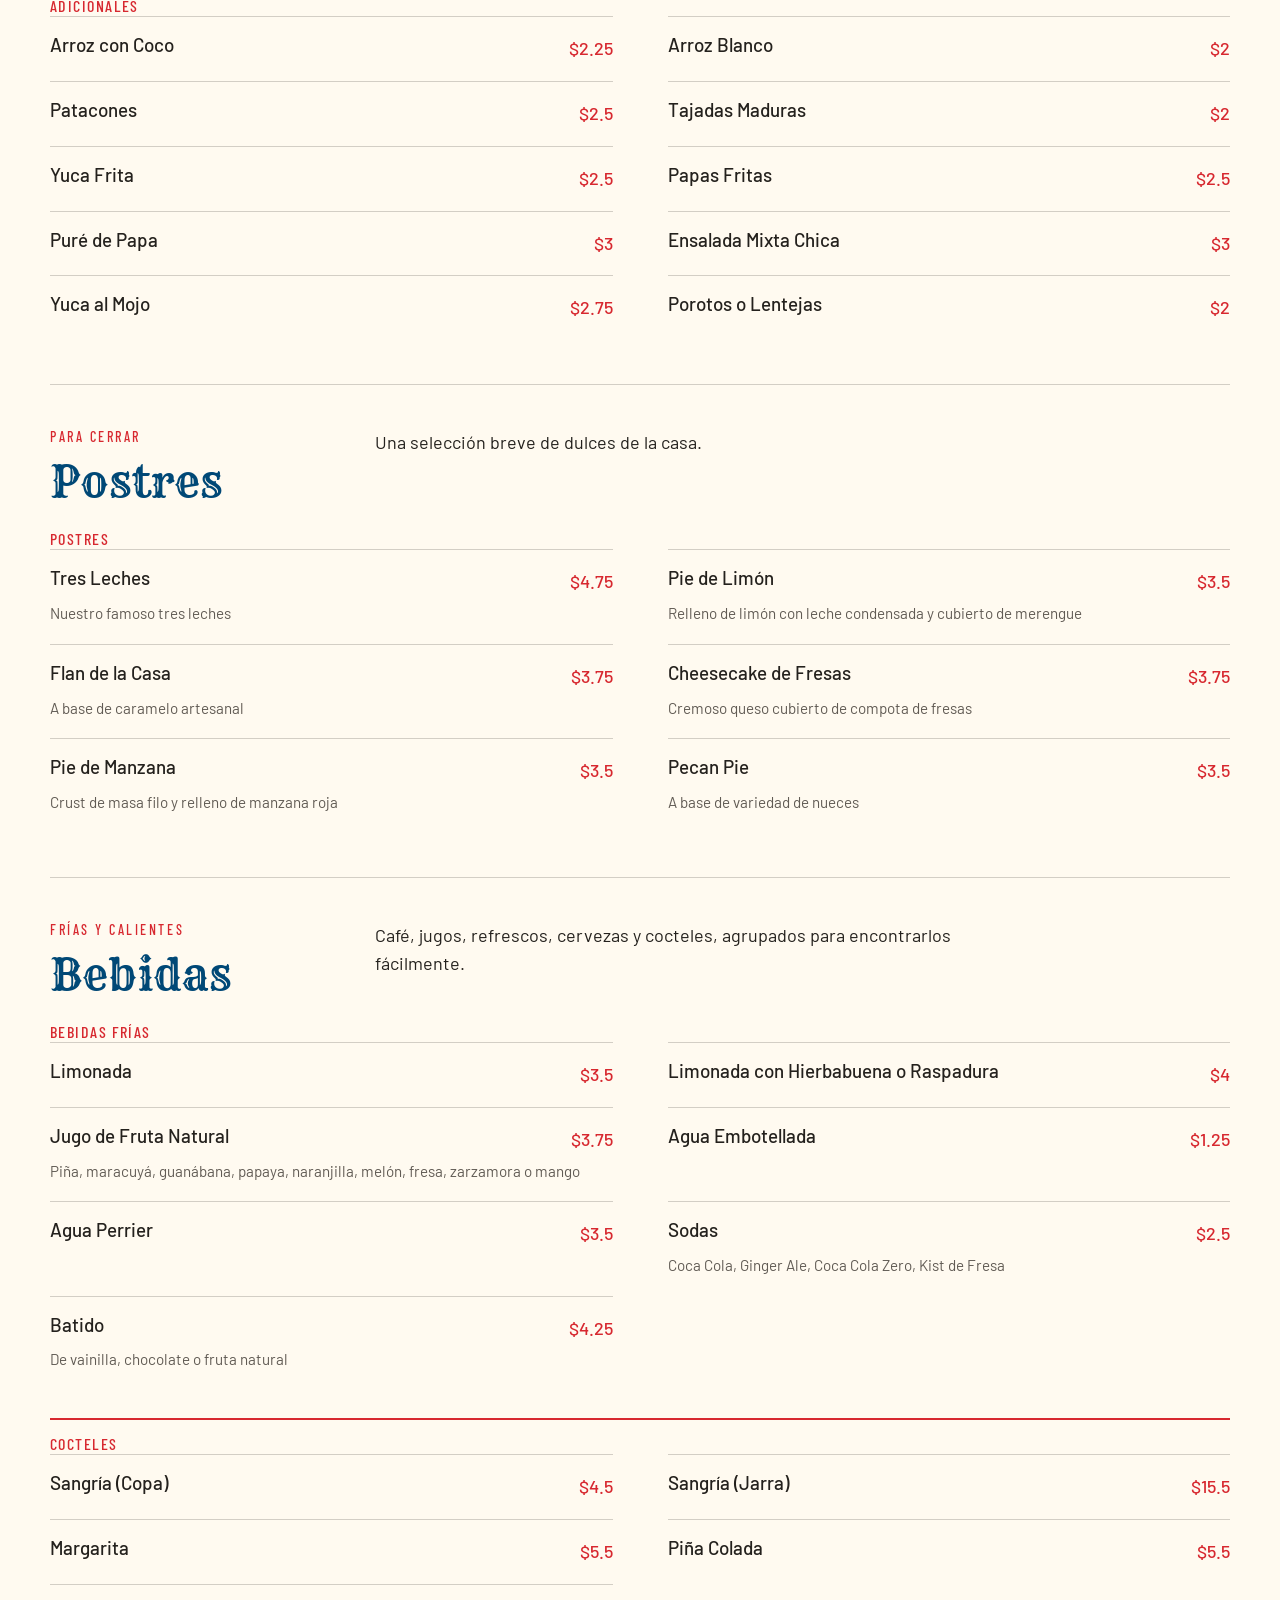
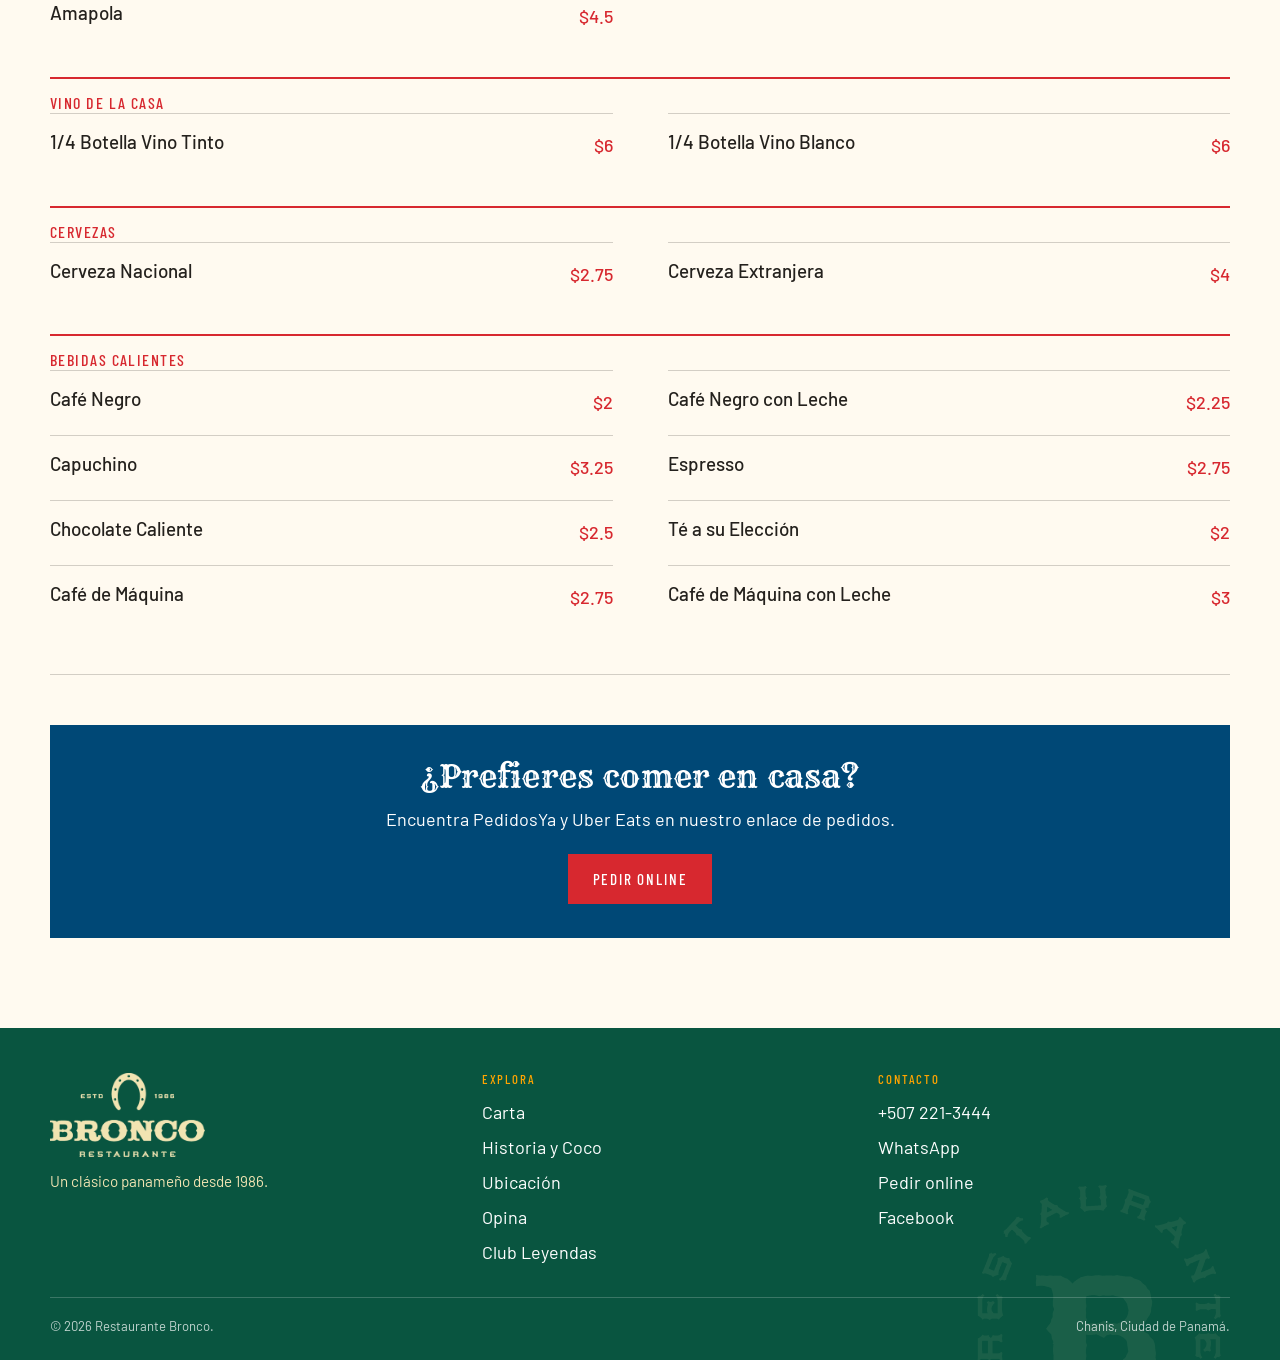
<file: carta/index.html>
<!doctype html>
<html lang="es">
<head>
  <meta charset="utf-8">
  <meta name="viewport" content="width=device-width,initial-scale=1">
  <title>Carta de Bronco | Desayunos, almuerzo y platos de siempre</title>
  <meta name="description" content="Explora la carta de Restaurante Bronco: desayunos panameños, sopas, emparedados, platos de siempre, postres y bebidas en Chanis, Ciudad de Panamá.">
  <link rel="canonical" href="https://restaurantebronco.com/carta/">
  <meta name="theme-color" content="#d7282f">
  <meta property="og:type" content="website"><meta property="og:locale" content="es_PA">
  <meta property="og:title" content="Carta de Restaurante Bronco"><meta property="og:description" content="Desayunos, almuerzo y cena, postres y bebidas en Chanis.">
  <meta property="og:url" content="https://restaurantebronco.com/carta/"><meta property="og:image" content="https://restaurantebronco.com/assets/images/og-bronco.jpg">
  <meta property="og:image:width" content="1200"><meta property="og:image:height" content="630"><meta property="og:image:alt" content="Mesa de Bronco con desayuno panameño, carnes y platos para compartir">
  <meta name="twitter:card" content="summary_large_image"><meta name="twitter:title" content="Carta de Restaurante Bronco"><meta name="twitter:description" content="Desayunos, almuerzo y cena, postres y bebidas en Chanis."><meta name="twitter:image" content="https://restaurantebronco.com/assets/images/og-bronco.jpg"><meta name="twitter:image:alt" content="Mesa de Bronco con carnes, acompañamientos y platos para compartir">
  <link rel="icon" href="/favicon.ico" sizes="any"><link rel="icon" type="image/png" sizes="32x32" href="/assets/images/favicon.png"><link rel="apple-touch-icon" href="/assets/images/apple-touch-icon.png"><link rel="manifest" href="/site.webmanifest"><link rel="preload" href="/assets/fonts/rye-400-latin.woff2" as="font" type="font/woff2" crossorigin>
  <link rel="stylesheet" href="/assets/style.css">
  <script type="application/ld+json">
  {"@context":"https://schema.org","@graph":[
    {"@type":"Restaurant","@id":"https://restaurantebronco.com/#restaurant","name":"Restaurante Bronco","url":"https://restaurantebronco.com/","hasMenu":"https://restaurantebronco.com/carta/","servesCuisine":["Panameña","Desayunos"],"telephone":"+507 221-3444","address":{"@type":"PostalAddress","streetAddress":"Av. José Agustín Arango y Calle 109 Este, Chanis","addressLocality":"Ciudad de Panamá","addressCountry":"PA"}},
    {"@type":"BreadcrumbList","itemListElement":[{"@type":"ListItem","position":1,"name":"Inicio","item":"https://restaurantebronco.com/"},{"@type":"ListItem","position":2,"name":"Carta","item":"https://restaurantebronco.com/carta/"}]}
  ]}</script>
<script async src="https://www.googletagmanager.com/gtag/js?id=G-4363RZ4Z4T"></script><script>window.dataLayer=window.dataLayer||[];function gtag(){dataLayer.push(arguments);}gtag('js',new Date());gtag('config','G-4363RZ4Z4T');</script><!-- MENU-SCHEMA --><script type="application/ld+json">{"@context":"https://schema.org","@type":"Menu","@id":"https://restaurantebronco.com/carta/#menu","name":"Carta de Restaurante Bronco","url":"https://restaurantebronco.com/carta/","inLanguage":"es-PA","provider":{"@id":"https://restaurantebronco.com/#restaurant"},"hasMenuSection":[{"@type":"MenuSection","name":"Desayunos","hasMenuSection":[{"@type":"MenuSection","name":"Principal","hasMenuItem":[{"@type":"MenuItem","name":"Bistec Picado","description":"Tiras de carne de res (4oz) salteada con vegetales y salsa de tomate","offers":{"@type":"Offer","price":"5.50","priceCurrency":"USD"}},{"@type":"MenuItem","name":"Salchicha Guisada","description":"Salchichas cortadas en rodajas, con cebolla, pimentón y salsa roja","offers":{"@type":"Offer","price":"4.00","priceCurrency":"USD"}},{"@type":"MenuItem","name":"Picadillo de Bofe","description":"Bofe en deliciosa salsa criolla de la casa","offers":{"@type":"Offer","price":"4.00","priceCurrency":"USD"}}]},{"@type":"MenuSection","name":"Hazlo a tu Manera","hasMenuItem":[{"@type":"MenuItem","name":"Bistec Encebollado","offers":{"@type":"Offer","price":"5.00","priceCurrency":"USD"}},{"@type":"MenuItem","name":"Bistec Entomatado","offers":{"@type":"Offer","price":"5.00","priceCurrency":"USD"}},{"@type":"MenuItem","name":"Bistec en Salsa Criolla","offers":{"@type":"Offer","price":"5.75","priceCurrency":"USD"}},{"@type":"MenuItem","name":"Hígado Encebollado","offers":{"@type":"Offer","price":"4.75","priceCurrency":"USD"}},{"@type":"MenuItem","name":"Hígado Entomatado","offers":{"@type":"Offer","price":"4.75","priceCurrency":"USD"}},{"@type":"MenuItem","name":"Hígado en Salsa Criolla","offers":{"@type":"Offer","price":"5.50","priceCurrency":"USD"}}]},{"@type":"MenuSection","name":"Huevos Texanos","hasMenuItem":[{"@type":"MenuItem","name":"Huevos Texanos","description":"Huevos fritos bañados en salsa criolla, chorizo de la casa, vegetales picados y dos tostadas de flauta casera","offers":{"@type":"Offer","price":"5.00","priceCurrency":"USD"}}]},{"@type":"MenuSection","name":"Dos Huevos","hasMenuItem":[{"@type":"MenuItem","name":"Dos Huevos a su Estilo","description":"Frito, revueltos u omelette con queso","offers":{"@type":"Offer","price":"3.25","priceCurrency":"USD"}}]},{"@type":"MenuSection","name":"Frituras","hasMenuItem":[{"@type":"MenuItem","name":"Carimañola","offers":{"@type":"Offer","price":"1.35","priceCurrency":"USD"}},{"@type":"MenuItem","name":"Tortilla","offers":{"@type":"Offer","price":"0.85","priceCurrency":"USD"}},{"@type":"MenuItem","name":"Hojaldre","offers":{"@type":"Offer","price":"0.90","priceCurrency":"USD"}},{"@type":"MenuItem","name":"Chorizo Frito","offers":{"@type":"Offer","price":"1.25","priceCurrency":"USD"}}]},{"@type":"MenuSection","name":"Orden De","hasMenuItem":[{"@type":"MenuItem","name":"Tocino","offers":{"@type":"Offer","price":"3.25","priceCurrency":"USD"}},{"@type":"MenuItem","name":"Queso Amarillo","offers":{"@type":"Offer","price":"0.75","priceCurrency":"USD"}},{"@type":"MenuItem","name":"Queso Blanco Prensado","offers":{"@type":"Offer","price":"1.75","priceCurrency":"USD"}},{"@type":"MenuItem","name":"Dos Tostadas con Mantequilla","offers":{"@type":"Offer","price":"1.50","priceCurrency":"USD"}},{"@type":"MenuItem","name":"Patacones","offers":{"@type":"Offer","price":"2.50","priceCurrency":"USD"}}]},{"@type":"MenuSection","name":"Bandeja del Viejo Oeste","hasMenuItem":[{"@type":"MenuItem","name":"Bandeja del Viejo Oeste","description":"Rica selección para compartir: bistec picado, orden de huevo revuelto, 2 chorizos, 2 carimañolas, 2 hojaldres, 2 tortillas y 2 quesos blancos prensados","offers":{"@type":"Offer","price":"15.00","priceCurrency":"USD"}}]},{"@type":"MenuSection","name":"Dulce","hasMenuItem":[{"@type":"MenuItem","name":"Pancakes (2 unidades)","description":"Receta de la casa con sirope de maple","offers":{"@type":"Offer","price":"3.00","priceCurrency":"USD"}},{"@type":"MenuItem","name":"Avena (8oz)","description":"Hojuelas de avena entera con leche y canela","offers":{"@type":"Offer","price":"2.00","priceCurrency":"USD"}},{"@type":"MenuItem","name":"Ensalada de Frutas","description":"Piña, papaya y melón","offers":{"@type":"Offer","price":"4.25","priceCurrency":"USD"}}]}]},{"@type":"MenuSection","name":"Almuerzo y cena","hasMenuSection":[{"@type":"MenuSection","name":"Entradas","hasMenuItem":[{"@type":"MenuItem","name":"Almejas al Ajillo","description":"Ricas almejas importadas en su concha, con una delicada salsa ajillo","offers":{"@type":"Offer","price":"8.75","priceCurrency":"USD"}},{"@type":"MenuItem","name":"Ceviche de Pescado","description":"Cubos de pescado marinado en jugo de limón, acompañado de galletas","offers":{"@type":"Offer","price":"5.75","priceCurrency":"USD"}},{"@type":"MenuItem","name":"Deditos de Corvina","description":"Tiritas de pescado apanado, acompañado de salsa tártara","offers":{"@type":"Offer","price":"7.75","priceCurrency":"USD"}},{"@type":"MenuItem","name":"Tenders de Pollo","description":"Tiras de pechuga de pollo con nuestro apanado, acompañado de papas fritas","offers":{"@type":"Offer","price":"6.25","priceCurrency":"USD"}},{"@type":"MenuItem","name":"Pique de Chorizo con Yuca Frita","description":"Nuestro chorizo casero estilo español, acompañado de yuca frita o patacones","offers":{"@type":"Offer","price":"6.25","priceCurrency":"USD"}},{"@type":"MenuItem","name":"Arañitas","description":"Tentáculos de calamar fritos con salsa tártara","offers":{"@type":"Offer","price":"8.75","priceCurrency":"USD"}}]},{"@type":"MenuSection","name":"Sopas","hasMenuItem":[{"@type":"MenuItem","name":"Sopa de Pecho (Pequeña)","description":"Receta legendaria, costilla de res, combinación de verduras nacionales","offers":{"@type":"Offer","price":"5.75","priceCurrency":"USD"}},{"@type":"MenuItem","name":"Sopa de Pecho (Grande)","description":"Receta legendaria, costilla de res, combinación de verduras nacionales","offers":{"@type":"Offer","price":"7.75","priceCurrency":"USD"}},{"@type":"MenuItem","name":"Sancocho de Gallina (Pequeño)","description":"La receta de Bronco a base de gallina y ñame","offers":{"@type":"Offer","price":"5.50","priceCurrency":"USD"}},{"@type":"MenuItem","name":"Sancocho de Gallina (Grande)","description":"La receta de Bronco a base de gallina y ñame","offers":{"@type":"Offer","price":"7.25","priceCurrency":"USD"}},{"@type":"MenuItem","name":"Sopa de Pata (Pequeña)","description":"Trocitos de pata de res con yuca y base de arvejas","offers":{"@type":"Offer","price":"4.75","priceCurrency":"USD"}},{"@type":"MenuItem","name":"Sopa de Pata (Grande)","description":"Trocitos de pata de res con yuca y base de arvejas","offers":{"@type":"Offer","price":"6.25","priceCurrency":"USD"}},{"@type":"MenuItem","name":"Sopa de Mariscos (Pequeña)","description":"Combinación de mariscos con su base de caldo de pescado","offers":{"@type":"Offer","price":"6.00","priceCurrency":"USD"}},{"@type":"MenuItem","name":"Sopa de Mariscos (Grande)","description":"Combinación de mariscos con su base de caldo de pescado","offers":{"@type":"Offer","price":"7.75","priceCurrency":"USD"}}]},{"@type":"MenuSection","name":"Emparedados","hasMenuItem":[{"@type":"MenuItem","name":"Club Sandwich","description":"Legendario club sandwich con pollo, lomo, tocino, queso amarillo y vegetales frescos, acompañado de papas fritas","offers":{"@type":"Offer","price":"6.75","priceCurrency":"USD"}},{"@type":"MenuItem","name":"Emparedado Bronco Steaks","description":"Combinación de pernil, lomo, jamón y queso amarillo, con vegetales frescos","offers":{"@type":"Offer","price":"6.00","priceCurrency":"USD"}},{"@type":"MenuItem","name":"Emparedado de Pierna","description":"Pierna de cerdo marinada en especias, con vegetales frescos","offers":{"@type":"Offer","price":"5.50","priceCurrency":"USD"}},{"@type":"MenuItem","name":"Emparedado de Pollo","description":"Pollo marinado horneado en especias, con vegetales frescos","offers":{"@type":"Offer","price":"5.00","priceCurrency":"USD"}}]},{"@type":"MenuSection","name":"Pollos","hasMenuItem":[{"@type":"MenuItem","name":"Pollo Miñón","description":"Pollo deshuesado envuelto en tocino, con salsa gravy y hongos, acompañado de pan con ajo","offers":{"@type":"Offer","price":"10.75","priceCurrency":"USD"}},{"@type":"MenuItem","name":"Medio Pollo Asado","description":"Jugoso pollo asado, marinado previamente en especias, acompañado de chimichurri","offers":{"@type":"Offer","price":"9.75","priceCurrency":"USD"}},{"@type":"MenuItem","name":"Medio Pollo a la Parrilla con Salsa Barbacoa","description":"Pollo deshuesado a la parrilla, con salsa barbacoa de la casa","offers":{"@type":"Offer","price":"10.25","priceCurrency":"USD"}},{"@type":"MenuItem","name":"Medio Pollo Frito Picado","description":"Rico pollo frito apanado y picado, acompañado de salsa barbacoa","offers":{"@type":"Offer","price":"9.75","priceCurrency":"USD"}},{"@type":"MenuItem","name":"Pollo Almirante","description":"Medio pollo deshuesado, bañado en salsa a base de mantequilla, ajo, orégano, limón y un toque de vino blanco","offers":{"@type":"Offer","price":"10.50","priceCurrency":"USD"}}]},{"@type":"MenuSection","name":"Cerdos","hasMenuItem":[{"@type":"MenuItem","name":"Pernil Asado","description":"Sazonado con nuestro mix de especias y asado a la perfección","offers":{"@type":"Offer","price":"10.50","priceCurrency":"USD"}},{"@type":"MenuItem","name":"Costillas de Cerdo","description":"Tiernas costillas asadas a la parrilla, con salsa barbacoa de la casa","offers":{"@type":"Offer","price":"16.75","priceCurrency":"USD"}},{"@type":"MenuItem","name":"Chuleta BBQ","description":"Jugosas chuletas a la parrilla, cubiertas en salsa barbacoa de la casa","offers":{"@type":"Offer","price":"10.50","priceCurrency":"USD"}}]},{"@type":"MenuSection","name":"Carnes","hasMenuItem":[{"@type":"MenuItem","name":"Bistec Picado (6 oz)","description":"Tiras de carne de res salteada con vegetales y salsa de tomate","offers":{"@type":"Offer","price":"9.25","priceCurrency":"USD"}},{"@type":"MenuItem","name":"Rib Eye Steak (16 oz)","description":"Corte nacional acompañado de chimichurri, pico de gallo y pan con ajo","offers":{"@type":"Offer","price":"16.75","priceCurrency":"USD"}},{"@type":"MenuItem","name":"Especial Bronco (12 oz)","description":"Jugoso corte New York nacional, bañado en nuestro chimichurri y acompañado de pan con ajo y pico de gallo","offers":{"@type":"Offer","price":"15.00","priceCurrency":"USD"}},{"@type":"MenuItem","name":"Parrillada Carnes Mixtas","description":"1/4 de pollo, chuleta, chorizo español, 4 oz de carne de res en salsa barbacoa, acompañado de chimichurri, pico de gallo y pan con ajo","offers":{"@type":"Offer","price":"13.75","priceCurrency":"USD"}},{"@type":"MenuItem","name":"Churrasco (16 oz)","description":"Corte para los que saben, acompañado de salsa chimichurri, pico de gallo y pan con ajo","offers":{"@type":"Offer","price":"14.25","priceCurrency":"USD"}}]},{"@type":"MenuSection","name":"Filetes","hasMenuItem":[{"@type":"MenuItem","name":"Miñón","description":"Tierno filete de res 8 oz, envuelto en tocino y salsa gravy con champiñones","offers":{"@type":"Offer","price":"17.25","priceCurrency":"USD"}},{"@type":"MenuItem","name":"Encebollado","description":"Jugoso filete de res de 8 oz, con cebolla salteada","offers":{"@type":"Offer","price":"17.00","priceCurrency":"USD"}},{"@type":"MenuItem","name":"A la Pimienta","description":"Tierno filete de res 8 oz, bañado en salsa de pimienta negra","offers":{"@type":"Offer","price":"16.50","priceCurrency":"USD"}},{"@type":"MenuItem","name":"Al Carbón","description":"Filete de res 8 oz a las brasas, acompañado de chimichurri y pico de gallo","offers":{"@type":"Offer","price":"16.25","priceCurrency":"USD"}}]},{"@type":"MenuSection","name":"Especialidades","hasMenuItem":[{"@type":"MenuItem","name":"Paella","description":"Arroz vaporizado con pollo, cerdo y mariscos, y un ligero toque de aceite de oliva extra virgen español","offers":{"@type":"Offer","price":"11.25","priceCurrency":"USD"}},{"@type":"MenuItem","name":"Rabo de Toro Encendido","description":"Receta cubana, rabo de res con una base de vino tinto y salsa roja, acompañado de una guarnición","offers":{"@type":"Offer","price":"13.25","priceCurrency":"USD"}},{"@type":"MenuItem","name":"Mondongo a la Madrileña","description":"Receta de la familia a base de chorizo español, garbanzos y mondongo, acompañado de una guarnición","offers":{"@type":"Offer","price":"12.25","priceCurrency":"USD"}},{"@type":"MenuItem","name":"Bacalao Isleño","description":"Inspirado en el Caribe, bacalao en salsa de tomate natural, leche de coco y camarones, acompañado de una guarnición","offers":{"@type":"Offer","price":"10.25","priceCurrency":"USD"}}]},{"@type":"MenuSection","name":"Corvina","hasMenuItem":[{"@type":"MenuItem","name":"Corvina Frita Entera","description":"Fresca corvina de aproximadamente 1 libra, con marinado de la casa","offers":{"@type":"Offer","price":"16.50","priceCurrency":"USD"}},{"@type":"MenuItem","name":"Filete de Corvina al Ajillo","description":"Fresco filete de corvina con nuestra deliciosa salsa ajillo","offers":{"@type":"Offer","price":"14.75","priceCurrency":"USD"}},{"@type":"MenuItem","name":"Filete de Corvina Apanada","description":"Fresco filete de corvina con un delicado apanado, con salsa tártara","offers":{"@type":"Offer","price":"14.50","priceCurrency":"USD"}},{"@type":"MenuItem","name":"Filete de Corvina en Salsa Macho","description":"Fresca corvina bañada en salsa con mariscos mixtos","offers":{"@type":"Offer","price":"16.00","priceCurrency":"USD"}}]},{"@type":"MenuSection","name":"Mariscos","hasMenuItem":[{"@type":"MenuItem","name":"Langostinos al Ajillo","description":"Langostinos cubiertos con nuestra tradicional salsa de ajo","offers":{"@type":"Offer","price":"16.75","priceCurrency":"USD"}},{"@type":"MenuItem","name":"Camarones Apanados","description":"Camarones fritos con salsa tártara","offers":{"@type":"Offer","price":"14.00","priceCurrency":"USD"}},{"@type":"MenuItem","name":"Camarones al Ajillo","description":"Camarones cubiertos con nuestra tradicional salsa de ajo","offers":{"@type":"Offer","price":"14.25","priceCurrency":"USD"}},{"@type":"MenuItem","name":"Tierra y Mar","description":"4 oz de carne de res, chuleta y fresca corvina a la plancha coronada con un langostino, con salsas ajillo, barbacoa y chimichurri","offers":{"@type":"Offer","price":"16.50","priceCurrency":"USD"}}]},{"@type":"MenuSection","name":"Pizzas (12\")","hasMenuItem":[{"@type":"MenuItem","name":"Pizza Combinación","description":"Jamón, pepperoni, pollo, hongos, aceitunas verdes y negras","offers":{"@type":"Offer","price":"9.00","priceCurrency":"USD"}},{"@type":"MenuItem","name":"Pizza Jamón","offers":{"@type":"Offer","price":"8.50","priceCurrency":"USD"}},{"@type":"MenuItem","name":"Pizza Pollo","offers":{"@type":"Offer","price":"8.50","priceCurrency":"USD"}},{"@type":"MenuItem","name":"Pizza Pepperoni","offers":{"@type":"Offer","price":"8.50","priceCurrency":"USD"}},{"@type":"MenuItem","name":"Pizza Hawaiana","offers":{"@type":"Offer","price":"8.50","priceCurrency":"USD"}},{"@type":"MenuItem","name":"Pizza Vegetariana","offers":{"@type":"Offer","price":"8.50","priceCurrency":"USD"}},{"@type":"MenuItem","name":"Pizza Mozzarella","offers":{"@type":"Offer","price":"7.50","priceCurrency":"USD"}}]},{"@type":"MenuSection","name":"Ensaladas y Pan","hasMenuItem":[{"@type":"MenuItem","name":"Ensalada del Chef","offers":{"@type":"Offer","price":"9.00","priceCurrency":"USD"}},{"@type":"MenuItem","name":"Ensalada del Chef con Pollo","offers":{"@type":"Offer","price":"12.00","priceCurrency":"USD"}},{"@type":"MenuItem","name":"Ensalada Mixta Grande","offers":{"@type":"Offer","price":"7.50","priceCurrency":"USD"}},{"@type":"MenuItem","name":"Ensalada Mixta Grande con Pollo","offers":{"@type":"Offer","price":"10.50","priceCurrency":"USD"}},{"@type":"MenuItem","name":"Pan con Ajo","offers":{"@type":"Offer","price":"2.75","priceCurrency":"USD"}}]},{"@type":"MenuSection","name":"Adicionales","hasMenuItem":[{"@type":"MenuItem","name":"Arroz con Coco","offers":{"@type":"Offer","price":"2.25","priceCurrency":"USD"}},{"@type":"MenuItem","name":"Arroz Blanco","offers":{"@type":"Offer","price":"2.00","priceCurrency":"USD"}},{"@type":"MenuItem","name":"Patacones","offers":{"@type":"Offer","price":"2.50","priceCurrency":"USD"}},{"@type":"MenuItem","name":"Tajadas Maduras","offers":{"@type":"Offer","price":"2.00","priceCurrency":"USD"}},{"@type":"MenuItem","name":"Yuca Frita","offers":{"@type":"Offer","price":"2.50","priceCurrency":"USD"}},{"@type":"MenuItem","name":"Papas Fritas","offers":{"@type":"Offer","price":"2.50","priceCurrency":"USD"}},{"@type":"MenuItem","name":"Puré de Papa","offers":{"@type":"Offer","price":"3.00","priceCurrency":"USD"}},{"@type":"MenuItem","name":"Ensalada Mixta Chica","offers":{"@type":"Offer","price":"3.00","priceCurrency":"USD"}},{"@type":"MenuItem","name":"Yuca al Mojo","offers":{"@type":"Offer","price":"2.75","priceCurrency":"USD"}},{"@type":"MenuItem","name":"Porotos o Lentejas","offers":{"@type":"Offer","price":"2.00","priceCurrency":"USD"}}]}]},{"@type":"MenuSection","name":"Postres","hasMenuSection":[{"@type":"MenuSection","name":"Postres","hasMenuItem":[{"@type":"MenuItem","name":"Tres Leches","description":"Nuestro famoso tres leches","offers":{"@type":"Offer","price":"4.75","priceCurrency":"USD"}},{"@type":"MenuItem","name":"Pie de Limón","description":"Relleno de limón con leche condensada y cubierto de merengue","offers":{"@type":"Offer","price":"3.50","priceCurrency":"USD"}},{"@type":"MenuItem","name":"Flan de la Casa","description":"A base de caramelo artesanal","offers":{"@type":"Offer","price":"3.75","priceCurrency":"USD"}},{"@type":"MenuItem","name":"Cheesecake de Fresas","description":"Cremoso queso cubierto de compota de fresas","offers":{"@type":"Offer","price":"3.75","priceCurrency":"USD"}},{"@type":"MenuItem","name":"Pie de Manzana","description":"Crust de masa filo y relleno de manzana roja","offers":{"@type":"Offer","price":"3.50","priceCurrency":"USD"}},{"@type":"MenuItem","name":"Pecan Pie","description":"A base de variedad de nueces","offers":{"@type":"Offer","price":"3.50","priceCurrency":"USD"}}]}]},{"@type":"MenuSection","name":"Bebidas","hasMenuSection":[{"@type":"MenuSection","name":"Bebidas Frías","hasMenuItem":[{"@type":"MenuItem","name":"Limonada","offers":{"@type":"Offer","price":"3.50","priceCurrency":"USD"}},{"@type":"MenuItem","name":"Limonada con Hierbabuena o Raspadura","offers":{"@type":"Offer","price":"4.00","priceCurrency":"USD"}},{"@type":"MenuItem","name":"Jugo de Fruta Natural","description":"Piña, maracuyá, guanábana, papaya, naranjilla, melón, fresa, zarzamora o mango","offers":{"@type":"Offer","price":"3.75","priceCurrency":"USD"}},{"@type":"MenuItem","name":"Agua Embotellada","offers":{"@type":"Offer","price":"1.25","priceCurrency":"USD"}},{"@type":"MenuItem","name":"Agua Perrier","offers":{"@type":"Offer","price":"3.50","priceCurrency":"USD"}},{"@type":"MenuItem","name":"Sodas","description":"Coca Cola, Ginger Ale, Coca Cola Zero, Kist de Fresa","offers":{"@type":"Offer","price":"2.50","priceCurrency":"USD"}},{"@type":"MenuItem","name":"Batido","description":"De vainilla, chocolate o fruta natural","offers":{"@type":"Offer","price":"4.25","priceCurrency":"USD"}}]},{"@type":"MenuSection","name":"Cocteles","hasMenuItem":[{"@type":"MenuItem","name":"Sangría (Copa)","offers":{"@type":"Offer","price":"4.50","priceCurrency":"USD"}},{"@type":"MenuItem","name":"Sangría (Jarra)","offers":{"@type":"Offer","price":"15.50","priceCurrency":"USD"}},{"@type":"MenuItem","name":"Margarita","offers":{"@type":"Offer","price":"5.50","priceCurrency":"USD"}},{"@type":"MenuItem","name":"Piña Colada","offers":{"@type":"Offer","price":"5.50","priceCurrency":"USD"}},{"@type":"MenuItem","name":"Amapola","offers":{"@type":"Offer","price":"4.50","priceCurrency":"USD"}}]},{"@type":"MenuSection","name":"Vino de la Casa","hasMenuItem":[{"@type":"MenuItem","name":"1/4 Botella Vino Tinto","offers":{"@type":"Offer","price":"6.00","priceCurrency":"USD"}},{"@type":"MenuItem","name":"1/4 Botella Vino Blanco","offers":{"@type":"Offer","price":"6.00","priceCurrency":"USD"}}]},{"@type":"MenuSection","name":"Cervezas","hasMenuItem":[{"@type":"MenuItem","name":"Cerveza Nacional","offers":{"@type":"Offer","price":"2.75","priceCurrency":"USD"}},{"@type":"MenuItem","name":"Cerveza Extranjera","offers":{"@type":"Offer","price":"4.00","priceCurrency":"USD"}}]},{"@type":"MenuSection","name":"Bebidas Calientes","hasMenuItem":[{"@type":"MenuItem","name":"Café Negro","offers":{"@type":"Offer","price":"2.00","priceCurrency":"USD"}},{"@type":"MenuItem","name":"Café Negro con Leche","offers":{"@type":"Offer","price":"2.25","priceCurrency":"USD"}},{"@type":"MenuItem","name":"Capuchino","offers":{"@type":"Offer","price":"3.25","priceCurrency":"USD"}},{"@type":"MenuItem","name":"Espresso","offers":{"@type":"Offer","price":"2.75","priceCurrency":"USD"}},{"@type":"MenuItem","name":"Chocolate Caliente","offers":{"@type":"Offer","price":"2.50","priceCurrency":"USD"}},{"@type":"MenuItem","name":"Té a su Elección","offers":{"@type":"Offer","price":"2.00","priceCurrency":"USD"}},{"@type":"MenuItem","name":"Café de Máquina","offers":{"@type":"Offer","price":"2.75","priceCurrency":"USD"}},{"@type":"MenuItem","name":"Café de Máquina con Leche","offers":{"@type":"Offer","price":"3.00","priceCurrency":"USD"}}]}]}]}</script><!-- /MENU-SCHEMA -->
</head>
<body>
  <a class="skip-link" href="#contenido">Saltar al contenido</a>
  <header class="site-header"><div class="shell header-inner">
    <a class="brand" href="/" aria-label="Bronco, inicio"><img src="/assets/images/logo-bronco-principal.png" width="760" height="415" alt="Restaurante Bronco"></a>
    <button class="nav-toggle" type="button" aria-expanded="false" aria-controls="nav-principal" data-nav-toggle>Menú</button>
    <nav class="site-nav" id="nav-principal" aria-label="Navegación principal" data-site-nav>
      <details data-nav-dropdown><summary>Carta</summary><div class="nav-menu"><a href="#desayunos">Desayunos</a><a href="#almuerzo-cena">Almuerzo y cena</a><a href="#postres">Postres</a><a href="#bebidas">Bebidas</a></div></details>
      <a href="/#historia">Historia</a><a href="/ubicacion/">Ubicación</a><a href="/club-leyendas/">Club Leyendas</a>
    </nav>
    <a class="button button-primary button-small header-cta" href="https://linktr.ee/broncopanama" target="_blank" rel="noopener">Pedir online</a>
  </div></header>
  <main id="contenido">
    <section class="page-hero"><div class="shell">
      <p class="breadcrumbs"><a href="/">Inicio</a> / Carta</p>
      <p class="eyebrow">Desayuno · Almuerzo · Cena</p>
      <h1>Carta de Bronco</h1>
      <p class="lede">Encuentra rápido desayunos, platos de la casa, parrilla, postres y bebidas.</p>    </div></section>
    <nav class="menu-tabs-wrap" aria-label="Categorías de la carta"><div class="shell menu-tabs"><a href="#desayunos">Desayunos</a><a href="#almuerzo-cena">Almuerzo y cena</a><a href="#postres">Postres</a><a href="#bebidas">Bebidas</a></div></nav>
    <!-- CLAUDE: Reemplazar solo los ejemplos dentro de .menu-list por el generador automático del Google Sheet. Mantener IDs, pestañas, estructura semántica y scroll-margin-top. No mostrar pestañas sin contenido. -->
    <div class="shell menu-page" data-content-source="google-sheet-pending">
      <section class="menu-section" id="desayunos" data-sheet-group="Desayunos">
        <div class="menu-heading"><div><p class="eyebrow">Desde las 7:00 a. m.</p><h2>Desayunos</h2></div><p>Desayunos panameños y favoritos de la casa para empezar el día con calma.</p></div>
        <div class="menu-list">
          
          
          
          <h3 class="menu-subhead">Principal</h3>
          <article class="menu-item"><h3>Bistec Picado</h3><span class="menu-price">$5.5</span><p>Tiras de carne de res (4oz) salteada con vegetales y salsa de tomate</p></article>
          <article class="menu-item"><h3>Salchicha Guisada</h3><span class="menu-price">$4</span><p>Salchichas cortadas en rodajas, con cebolla, pimentón y salsa roja</p></article>
          <article class="menu-item"><h3>Picadillo de Bofe</h3><span class="menu-price">$4</span><p>Bofe en deliciosa salsa criolla de la casa</p></article>
          <h3 class="menu-subhead">Hazlo a tu Manera</h3>
          <article class="menu-item"><h3>Bistec Encebollado</h3><span class="menu-price">$5</span></article>
          <article class="menu-item"><h3>Bistec Entomatado</h3><span class="menu-price">$5</span></article>
          <article class="menu-item"><h3>Bistec en Salsa Criolla</h3><span class="menu-price">$5.75</span></article>
          <article class="menu-item"><h3>Hígado Encebollado</h3><span class="menu-price">$4.75</span></article>
          <article class="menu-item"><h3>Hígado Entomatado</h3><span class="menu-price">$4.75</span></article>
          <article class="menu-item"><h3>Hígado en Salsa Criolla</h3><span class="menu-price">$5.5</span></article>
          <h3 class="menu-subhead">Huevos Texanos</h3>
          <article class="menu-item"><h3>Huevos Texanos</h3><span class="menu-price">$5</span><p>Huevos fritos bañados en salsa criolla, chorizo de la casa, vegetales picados y dos tostadas de flauta casera</p></article>
          <h3 class="menu-subhead">Dos Huevos</h3>
          <article class="menu-item"><h3>Dos Huevos a su Estilo</h3><span class="menu-price">$3.25</span><p>Frito, revueltos u omelette con queso</p></article>
          <h3 class="menu-subhead">Frituras</h3>
          <article class="menu-item"><h3>Carimañola</h3><span class="menu-price">$1.35</span></article>
          <article class="menu-item"><h3>Tortilla</h3><span class="menu-price">$0.85</span></article>
          <article class="menu-item"><h3>Hojaldre</h3><span class="menu-price">$0.9</span></article>
          <article class="menu-item"><h3>Chorizo Frito</h3><span class="menu-price">$1.25</span></article>
          <h3 class="menu-subhead">Orden De</h3>
          <article class="menu-item"><h3>Tocino</h3><span class="menu-price">$3.25</span></article>
          <article class="menu-item"><h3>Queso Amarillo</h3><span class="menu-price">$0.75</span></article>
          <article class="menu-item"><h3>Queso Blanco Prensado</h3><span class="menu-price">$1.75</span></article>
          <article class="menu-item"><h3>Dos Tostadas con Mantequilla</h3><span class="menu-price">$1.5</span></article>
          <article class="menu-item"><h3>Patacones</h3><span class="menu-price">$2.5</span></article>
          <h3 class="menu-subhead">Bandeja del Viejo Oeste</h3>
          <article class="menu-item"><h3>Bandeja del Viejo Oeste</h3><span class="menu-price">$15</span><p>Rica selección para compartir: bistec picado, orden de huevo revuelto, 2 chorizos, 2 carimañolas, 2 hojaldres, 2 tortillas y 2 quesos blancos prensados</p></article>
          <h3 class="menu-subhead">Dulce</h3>
          <article class="menu-item"><h3>Pancakes (2 unidades)</h3><span class="menu-price">$3</span><p>Receta de la casa con sirope de maple</p></article>
          <article class="menu-item"><h3>Avena (8oz)</h3><span class="menu-price">$2</span><p>Hojuelas de avena entera con leche y canela</p></article>
          <article class="menu-item"><h3>Ensalada de Frutas</h3><span class="menu-price">$4.25</span><p>Piña, papaya y melón</p></article>
        
        
        
        </div>
      </section>
      <section class="menu-section" id="almuerzo-cena" data-sheet-group="Almuerzo y cena">
        <div class="menu-heading"><div><p class="eyebrow">De la cocina y la parrilla</p><h2>Almuerzo y cena</h2></div><p>Entradas, sopas, carnes y platos de siempre, organizados aquí por categoría.</p></div>
        <div class="menu-list">
          
          
          
          <h3 class="menu-subhead">Entradas</h3>
          <article class="menu-item"><h3>Almejas al Ajillo</h3><span class="menu-price">$8.75</span><p>Ricas almejas importadas en su concha, con una delicada salsa ajillo</p></article>
          <article class="menu-item"><h3>Ceviche de Pescado</h3><span class="menu-price">$5.75</span><p>Cubos de pescado marinado en jugo de limón, acompañado de galletas</p></article>
          <article class="menu-item"><h3>Deditos de Corvina</h3><span class="menu-price">$7.75</span><p>Tiritas de pescado apanado, acompañado de salsa tártara</p></article>
          <article class="menu-item"><h3>Tenders de Pollo</h3><span class="menu-price">$6.25</span><p>Tiras de pechuga de pollo con nuestro apanado, acompañado de papas fritas</p></article>
          <article class="menu-item"><h3>Pique de Chorizo con Yuca Frita</h3><span class="menu-price">$6.25</span><p>Nuestro chorizo casero estilo español, acompañado de yuca frita o patacones</p></article>
          <article class="menu-item"><h3>Arañitas</h3><span class="menu-price">$8.75</span><p>Tentáculos de calamar fritos con salsa tártara</p></article>
          <h3 class="menu-subhead">Sopas</h3>
          <article class="menu-item"><h3>Sopa de Pecho (Pequeña)</h3><span class="menu-price">$5.75</span><p>Receta legendaria, costilla de res, combinación de verduras nacionales</p></article>
          <article class="menu-item"><h3>Sopa de Pecho (Grande)</h3><span class="menu-price">$7.75</span><p>Receta legendaria, costilla de res, combinación de verduras nacionales</p></article>
          <article class="menu-item"><h3>Sancocho de Gallina (Pequeño)</h3><span class="menu-price">$5.5</span><p>La receta de Bronco a base de gallina y ñame</p></article>
          <article class="menu-item"><h3>Sancocho de Gallina (Grande)</h3><span class="menu-price">$7.25</span><p>La receta de Bronco a base de gallina y ñame</p></article>
          <article class="menu-item"><h3>Sopa de Pata (Pequeña)</h3><span class="menu-price">$4.75</span><p>Trocitos de pata de res con yuca y base de arvejas</p></article>
          <article class="menu-item"><h3>Sopa de Pata (Grande)</h3><span class="menu-price">$6.25</span><p>Trocitos de pata de res con yuca y base de arvejas</p></article>
          <article class="menu-item"><h3>Sopa de Mariscos (Pequeña)</h3><span class="menu-price">$6</span><p>Combinación de mariscos con su base de caldo de pescado</p></article>
          <article class="menu-item"><h3>Sopa de Mariscos (Grande)</h3><span class="menu-price">$7.75</span><p>Combinación de mariscos con su base de caldo de pescado</p></article>
          <h3 class="menu-subhead">Emparedados</h3>
          <article class="menu-item"><h3>Club Sandwich</h3><span class="menu-price">$6.75</span><p>Legendario club sandwich con pollo, lomo, tocino, queso amarillo y vegetales frescos, acompañado de papas fritas</p></article>
          <article class="menu-item"><h3>Emparedado Bronco Steaks</h3><span class="menu-price">$6</span><p>Combinación de pernil, lomo, jamón y queso amarillo, con vegetales frescos</p></article>
          <article class="menu-item"><h3>Emparedado de Pierna</h3><span class="menu-price">$5.5</span><p>Pierna de cerdo marinada en especias, con vegetales frescos</p></article>
          <article class="menu-item"><h3>Emparedado de Pollo</h3><span class="menu-price">$5</span><p>Pollo marinado horneado en especias, con vegetales frescos</p></article>
          <h3 class="menu-subhead">Pollos</h3>
          <article class="menu-item"><h3>Pollo Miñón</h3><span class="menu-price">$10.75</span><p>Pollo deshuesado envuelto en tocino, con salsa gravy y hongos, acompañado de pan con ajo</p></article>
          <article class="menu-item"><h3>Medio Pollo Asado</h3><span class="menu-price">$9.75</span><p>Jugoso pollo asado, marinado previamente en especias, acompañado de chimichurri</p></article>
          <article class="menu-item"><h3>Medio Pollo a la Parrilla con Salsa Barbacoa</h3><span class="menu-price">$10.25</span><p>Pollo deshuesado a la parrilla, con salsa barbacoa de la casa</p></article>
          <article class="menu-item"><h3>Medio Pollo Frito Picado</h3><span class="menu-price">$9.75</span><p>Rico pollo frito apanado y picado, acompañado de salsa barbacoa</p></article>
          <article class="menu-item"><h3>Pollo Almirante</h3><span class="menu-price">$10.5</span><p>Medio pollo deshuesado, bañado en salsa a base de mantequilla, ajo, orégano, limón y un toque de vino blanco</p></article>
          <h3 class="menu-subhead">Cerdos</h3>
          <article class="menu-item"><h3>Pernil Asado</h3><span class="menu-price">$10.5</span><p>Sazonado con nuestro mix de especias y asado a la perfección</p></article>
          <article class="menu-item"><h3>Costillas de Cerdo</h3><span class="menu-price">$16.75</span><p>Tiernas costillas asadas a la parrilla, con salsa barbacoa de la casa</p></article>
          <article class="menu-item"><h3>Chuleta BBQ</h3><span class="menu-price">$10.5</span><p>Jugosas chuletas a la parrilla, cubiertas en salsa barbacoa de la casa</p></article>
          <h3 class="menu-subhead">Carnes</h3>
          <article class="menu-item"><h3>Bistec Picado (6 oz)</h3><span class="menu-price">$9.25</span><p>Tiras de carne de res salteada con vegetales y salsa de tomate</p></article>
          <article class="menu-item"><h3>Rib Eye Steak (16 oz)</h3><span class="menu-price">$16.75</span><p>Corte nacional acompañado de chimichurri, pico de gallo y pan con ajo</p></article>
          <article class="menu-item"><h3>Especial Bronco (12 oz)</h3><span class="menu-price">$15</span><p>Jugoso corte New York nacional, bañado en nuestro chimichurri y acompañado de pan con ajo y pico de gallo</p></article>
          <article class="menu-item"><h3>Parrillada Carnes Mixtas</h3><span class="menu-price">$13.75</span><p>1/4 de pollo, chuleta, chorizo español, 4 oz de carne de res en salsa barbacoa, acompañado de chimichurri, pico de gallo y pan con ajo</p></article>
          <article class="menu-item"><h3>Churrasco (16 oz)</h3><span class="menu-price">$14.25</span><p>Corte para los que saben, acompañado de salsa chimichurri, pico de gallo y pan con ajo</p></article>
          <h3 class="menu-subhead">Filetes</h3>
          <article class="menu-item"><h3>Miñón</h3><span class="menu-price">$17.25</span><p>Tierno filete de res 8 oz, envuelto en tocino y salsa gravy con champiñones</p></article>
          <article class="menu-item"><h3>Encebollado</h3><span class="menu-price">$17</span><p>Jugoso filete de res de 8 oz, con cebolla salteada</p></article>
          <article class="menu-item"><h3>A la Pimienta</h3><span class="menu-price">$16.5</span><p>Tierno filete de res 8 oz, bañado en salsa de pimienta negra</p></article>
          <article class="menu-item"><h3>Al Carbón</h3><span class="menu-price">$16.25</span><p>Filete de res 8 oz a las brasas, acompañado de chimichurri y pico de gallo</p></article>
          <h3 class="menu-subhead">Especialidades</h3>
          <article class="menu-item"><h3>Paella</h3><span class="menu-price">$11.25</span><p>Arroz vaporizado con pollo, cerdo y mariscos, y un ligero toque de aceite de oliva extra virgen español</p></article>
          <article class="menu-item"><h3>Rabo de Toro Encendido</h3><span class="menu-price">$13.25</span><p>Receta cubana, rabo de res con una base de vino tinto y salsa roja, acompañado de una guarnición</p></article>
          <article class="menu-item"><h3>Mondongo a la Madrileña</h3><span class="menu-price">$12.25</span><p>Receta de la familia a base de chorizo español, garbanzos y mondongo, acompañado de una guarnición</p></article>
          <article class="menu-item"><h3>Bacalao Isleño</h3><span class="menu-price">$10.25</span><p>Inspirado en el Caribe, bacalao en salsa de tomate natural, leche de coco y camarones, acompañado de una guarnición</p></article>
          <h3 class="menu-subhead">Corvina</h3>
          <article class="menu-item"><h3>Corvina Frita Entera</h3><span class="menu-price">$16.5</span><p>Fresca corvina de aproximadamente 1 libra, con marinado de la casa</p></article>
          <article class="menu-item"><h3>Filete de Corvina al Ajillo</h3><span class="menu-price">$14.75</span><p>Fresco filete de corvina con nuestra deliciosa salsa ajillo</p></article>
          <article class="menu-item"><h3>Filete de Corvina Apanada</h3><span class="menu-price">$14.5</span><p>Fresco filete de corvina con un delicado apanado, con salsa tártara</p></article>
          <article class="menu-item"><h3>Filete de Corvina en Salsa Macho</h3><span class="menu-price">$16</span><p>Fresca corvina bañada en salsa con mariscos mixtos</p></article>
          <h3 class="menu-subhead">Mariscos</h3>
          <article class="menu-item"><h3>Langostinos al Ajillo</h3><span class="menu-price">$16.75</span><p>Langostinos cubiertos con nuestra tradicional salsa de ajo</p></article>
          <article class="menu-item"><h3>Camarones Apanados</h3><span class="menu-price">$14</span><p>Camarones fritos con salsa tártara</p></article>
          <article class="menu-item"><h3>Camarones al Ajillo</h3><span class="menu-price">$14.25</span><p>Camarones cubiertos con nuestra tradicional salsa de ajo</p></article>
          <article class="menu-item"><h3>Tierra y Mar</h3><span class="menu-price">$16.5</span><p>4 oz de carne de res, chuleta y fresca corvina a la plancha coronada con un langostino, con salsas ajillo, barbacoa y chimichurri</p></article>
          <h3 class="menu-subhead">Pizzas (12&quot;)</h3>
          <article class="menu-item"><h3>Pizza Combinación</h3><span class="menu-price">$9</span><p>Jamón, pepperoni, pollo, hongos, aceitunas verdes y negras</p></article>
          <article class="menu-item"><h3>Pizza Jamón</h3><span class="menu-price">$8.5</span></article>
          <article class="menu-item"><h3>Pizza Pollo</h3><span class="menu-price">$8.5</span></article>
          <article class="menu-item"><h3>Pizza Pepperoni</h3><span class="menu-price">$8.5</span></article>
          <article class="menu-item"><h3>Pizza Hawaiana</h3><span class="menu-price">$8.5</span></article>
          <article class="menu-item"><h3>Pizza Vegetariana</h3><span class="menu-price">$8.5</span></article>
          <article class="menu-item"><h3>Pizza Mozzarella</h3><span class="menu-price">$7.5</span></article>
          <h3 class="menu-subhead">Ensaladas y Pan</h3>
          <article class="menu-item"><h3>Ensalada del Chef</h3><span class="menu-price">$9</span></article>
          <article class="menu-item"><h3>Ensalada del Chef con Pollo</h3><span class="menu-price">$12</span></article>
          <article class="menu-item"><h3>Ensalada Mixta Grande</h3><span class="menu-price">$7.5</span></article>
          <article class="menu-item"><h3>Ensalada Mixta Grande con Pollo</h3><span class="menu-price">$10.5</span></article>
          <article class="menu-item"><h3>Pan con Ajo</h3><span class="menu-price">$2.75</span></article>
          <h3 class="menu-subhead">Adicionales</h3>
          <article class="menu-item"><h3>Arroz con Coco</h3><span class="menu-price">$2.25</span></article>
          <article class="menu-item"><h3>Arroz Blanco</h3><span class="menu-price">$2</span></article>
          <article class="menu-item"><h3>Patacones</h3><span class="menu-price">$2.5</span></article>
          <article class="menu-item"><h3>Tajadas Maduras</h3><span class="menu-price">$2</span></article>
          <article class="menu-item"><h3>Yuca Frita</h3><span class="menu-price">$2.5</span></article>
          <article class="menu-item"><h3>Papas Fritas</h3><span class="menu-price">$2.5</span></article>
          <article class="menu-item"><h3>Puré de Papa</h3><span class="menu-price">$3</span></article>
          <article class="menu-item"><h3>Ensalada Mixta Chica</h3><span class="menu-price">$3</span></article>
          <article class="menu-item"><h3>Yuca al Mojo</h3><span class="menu-price">$2.75</span></article>
          <article class="menu-item"><h3>Porotos o Lentejas</h3><span class="menu-price">$2</span></article>
        
        
        
        </div>
      </section>
      <section class="menu-section" id="postres" data-sheet-group="Postres">
        <div class="menu-heading"><div><p class="eyebrow">Para cerrar</p><h2>Postres</h2></div><p>Una selección breve de dulces de la casa.</p></div>
        <div class="menu-list">
          
          
          
          <h3 class="menu-subhead">Postres</h3>
          <article class="menu-item"><h3>Tres Leches</h3><span class="menu-price">$4.75</span><p>Nuestro famoso tres leches</p></article>
          <article class="menu-item"><h3>Pie de Limón</h3><span class="menu-price">$3.5</span><p>Relleno de limón con leche condensada y cubierto de merengue</p></article>
          <article class="menu-item"><h3>Flan de la Casa</h3><span class="menu-price">$3.75</span><p>A base de caramelo artesanal</p></article>
          <article class="menu-item"><h3>Cheesecake de Fresas</h3><span class="menu-price">$3.75</span><p>Cremoso queso cubierto de compota de fresas</p></article>
          <article class="menu-item"><h3>Pie de Manzana</h3><span class="menu-price">$3.5</span><p>Crust de masa filo y relleno de manzana roja</p></article>
          <article class="menu-item"><h3>Pecan Pie</h3><span class="menu-price">$3.5</span><p>A base de variedad de nueces</p></article>
        
        
        
        </div>
      </section>
      <section class="menu-section" id="bebidas" data-sheet-group="Bebidas">
        <div class="menu-heading"><div><p class="eyebrow">Frías y calientes</p><h2>Bebidas</h2></div><p>Café, jugos, refrescos, cervezas y cocteles, agrupados para encontrarlos fácilmente.</p></div>
        <div class="menu-list">
          
          
          
          <h3 class="menu-subhead">Bebidas Frías</h3>
          <article class="menu-item"><h3>Limonada</h3><span class="menu-price">$3.5</span></article>
          <article class="menu-item"><h3>Limonada con Hierbabuena o Raspadura</h3><span class="menu-price">$4</span></article>
          <article class="menu-item"><h3>Jugo de Fruta Natural</h3><span class="menu-price">$3.75</span><p>Piña, maracuyá, guanábana, papaya, naranjilla, melón, fresa, zarzamora o mango</p></article>
          <article class="menu-item"><h3>Agua Embotellada</h3><span class="menu-price">$1.25</span></article>
          <article class="menu-item"><h3>Agua Perrier</h3><span class="menu-price">$3.5</span></article>
          <article class="menu-item"><h3>Sodas</h3><span class="menu-price">$2.5</span><p>Coca Cola, Ginger Ale, Coca Cola Zero, Kist de Fresa</p></article>
          <article class="menu-item"><h3>Batido</h3><span class="menu-price">$4.25</span><p>De vainilla, chocolate o fruta natural</p></article>
          <h3 class="menu-subhead">Cocteles</h3>
          <article class="menu-item"><h3>Sangría (Copa)</h3><span class="menu-price">$4.5</span></article>
          <article class="menu-item"><h3>Sangría (Jarra)</h3><span class="menu-price">$15.5</span></article>
          <article class="menu-item"><h3>Margarita</h3><span class="menu-price">$5.5</span></article>
          <article class="menu-item"><h3>Piña Colada</h3><span class="menu-price">$5.5</span></article>
          <article class="menu-item"><h3>Amapola</h3><span class="menu-price">$4.5</span></article>
          <h3 class="menu-subhead">Vino de la Casa</h3>
          <article class="menu-item"><h3>1/4 Botella Vino Tinto</h3><span class="menu-price">$6</span></article>
          <article class="menu-item"><h3>1/4 Botella Vino Blanco</h3><span class="menu-price">$6</span></article>
          <h3 class="menu-subhead">Cervezas</h3>
          <article class="menu-item"><h3>Cerveza Nacional</h3><span class="menu-price">$2.75</span></article>
          <article class="menu-item"><h3>Cerveza Extranjera</h3><span class="menu-price">$4</span></article>
          <h3 class="menu-subhead">Bebidas Calientes</h3>
          <article class="menu-item"><h3>Café Negro</h3><span class="menu-price">$2</span></article>
          <article class="menu-item"><h3>Café Negro con Leche</h3><span class="menu-price">$2.25</span></article>
          <article class="menu-item"><h3>Capuchino</h3><span class="menu-price">$3.25</span></article>
          <article class="menu-item"><h3>Espresso</h3><span class="menu-price">$2.75</span></article>
          <article class="menu-item"><h3>Chocolate Caliente</h3><span class="menu-price">$2.5</span></article>
          <article class="menu-item"><h3>Té a su Elección</h3><span class="menu-price">$2</span></article>
          <article class="menu-item"><h3>Café de Máquina</h3><span class="menu-price">$2.75</span></article>
          <article class="menu-item"><h3>Café de Máquina con Leche</h3><span class="menu-price">$3</span></article>
        
        
        
        </div>
      </section>
      <div class="menu-cta"><h2>¿Prefieres comer en casa?</h2><p>Encuentra PedidosYa y Uber Eats en nuestro enlace de pedidos.</p><a class="button button-primary" href="https://linktr.ee/broncopanama" target="_blank" rel="noopener">Pedir online</a></div>
    </div>
  </main>
  <footer class="site-footer"><div class="shell"><div class="footer-grid">
    <div><img class="footer-logo" src="/assets/images/logo-bronco-simplificado-crema.png" width="760" height="415" alt="Bronco Restaurante"><p class="footer-tagline">Un clásico panameño desde 1986.</p></div>
    <div><span class="footer-title">Explora</span><div class="footer-links"><a href="/carta/">Carta</a><a href="/#historia">Historia y Coco</a><a href="/ubicacion/">Ubicación</a><a href="/opina/">Opina</a><a href="/club-leyendas/">Club Leyendas</a></div></div>
    <div><span class="footer-title">Contacto</span><div class="footer-links"><a href="tel:+5072213444">+507 221-3444</a><a href="https://wa.me/50763975964?text=Hola%20Bronco%2C%20quisiera%20informaci%C3%B3n." target="_blank" rel="noopener">WhatsApp</a><a href="https://linktr.ee/broncopanama" target="_blank" rel="noopener">Pedir online</a><a href="https://www.facebook.com/broncopanama/" target="_blank" rel="noopener">Facebook</a></div></div>
  </div><div class="footer-bottom"><span>© 2026 Restaurante Bronco.</span><span>Chanis, Ciudad de Panamá.</span></div></div></footer>
  <a class="whatsapp" href="https://wa.me/50763975964?text=Hola%20Bronco%2C%20quisiera%20informaci%C3%B3n." target="_blank" rel="noopener" aria-label="Escribir a Bronco por WhatsApp"><svg viewBox="0 0 24 24" aria-hidden="true"><path fill="currentColor" d="M17.472 14.382c-.297-.149-1.758-.867-2.03-.967-.273-.099-.471-.148-.67.15-.197.297-.767.966-.94 1.164-.173.199-.347.223-.644.075-.297-.15-1.255-.463-2.39-1.475-.883-.788-1.48-1.761-1.653-2.059-.173-.297-.018-.458.13-.606.134-.133.298-.347.446-.52.149-.174.198-.298.298-.497.099-.198.05-.371-.025-.52-.075-.149-.669-1.612-.916-2.207-.242-.579-.487-.5-.669-.51-.173-.009-.371-.011-.57-.011-.198 0-.52.074-.792.372-.272.297-1.04 1.016-1.04 2.479s1.065 2.875 1.213 3.074c.149.198 2.095 3.2 5.076 4.487.709.306 1.262.489 1.693.625.712.226 1.36.194 1.872.118.571-.085 1.758-.719 2.006-1.413.248-.694.248-1.289.173-1.413-.074-.124-.272-.198-.57-.347m-5.421 7.403h-.004a9.87 9.87 0 0 1-5.031-1.378l-.361-.214-3.741.982.998-3.648-.235-.374a9.86 9.86 0 0 1-1.51-5.26C2.168 6.443 6.603 2.01 12.055 2.01a9.82 9.82 0 0 1 7.02 2.91 9.82 9.82 0 0 1 2.898 7.025c-.002 5.45-4.437 9.884-9.888 9.884m8.413-18.297A11.82 11.82 0 0 0 12.05 0C5.495 0 .16 5.335.157 11.892c0 2.096.547 4.142 1.588 5.945L.057 24l6.305-1.654a11.9 11.9 0 0 0 5.683 1.448h.005c6.554 0 11.89-5.335 11.893-11.893a11.82 11.82 0 0 0-3.48-8.413Z"/></svg><span>WhatsApp</span></a>
  <script src="/assets/site.js" defer></script>
</body>
</html>
</file>
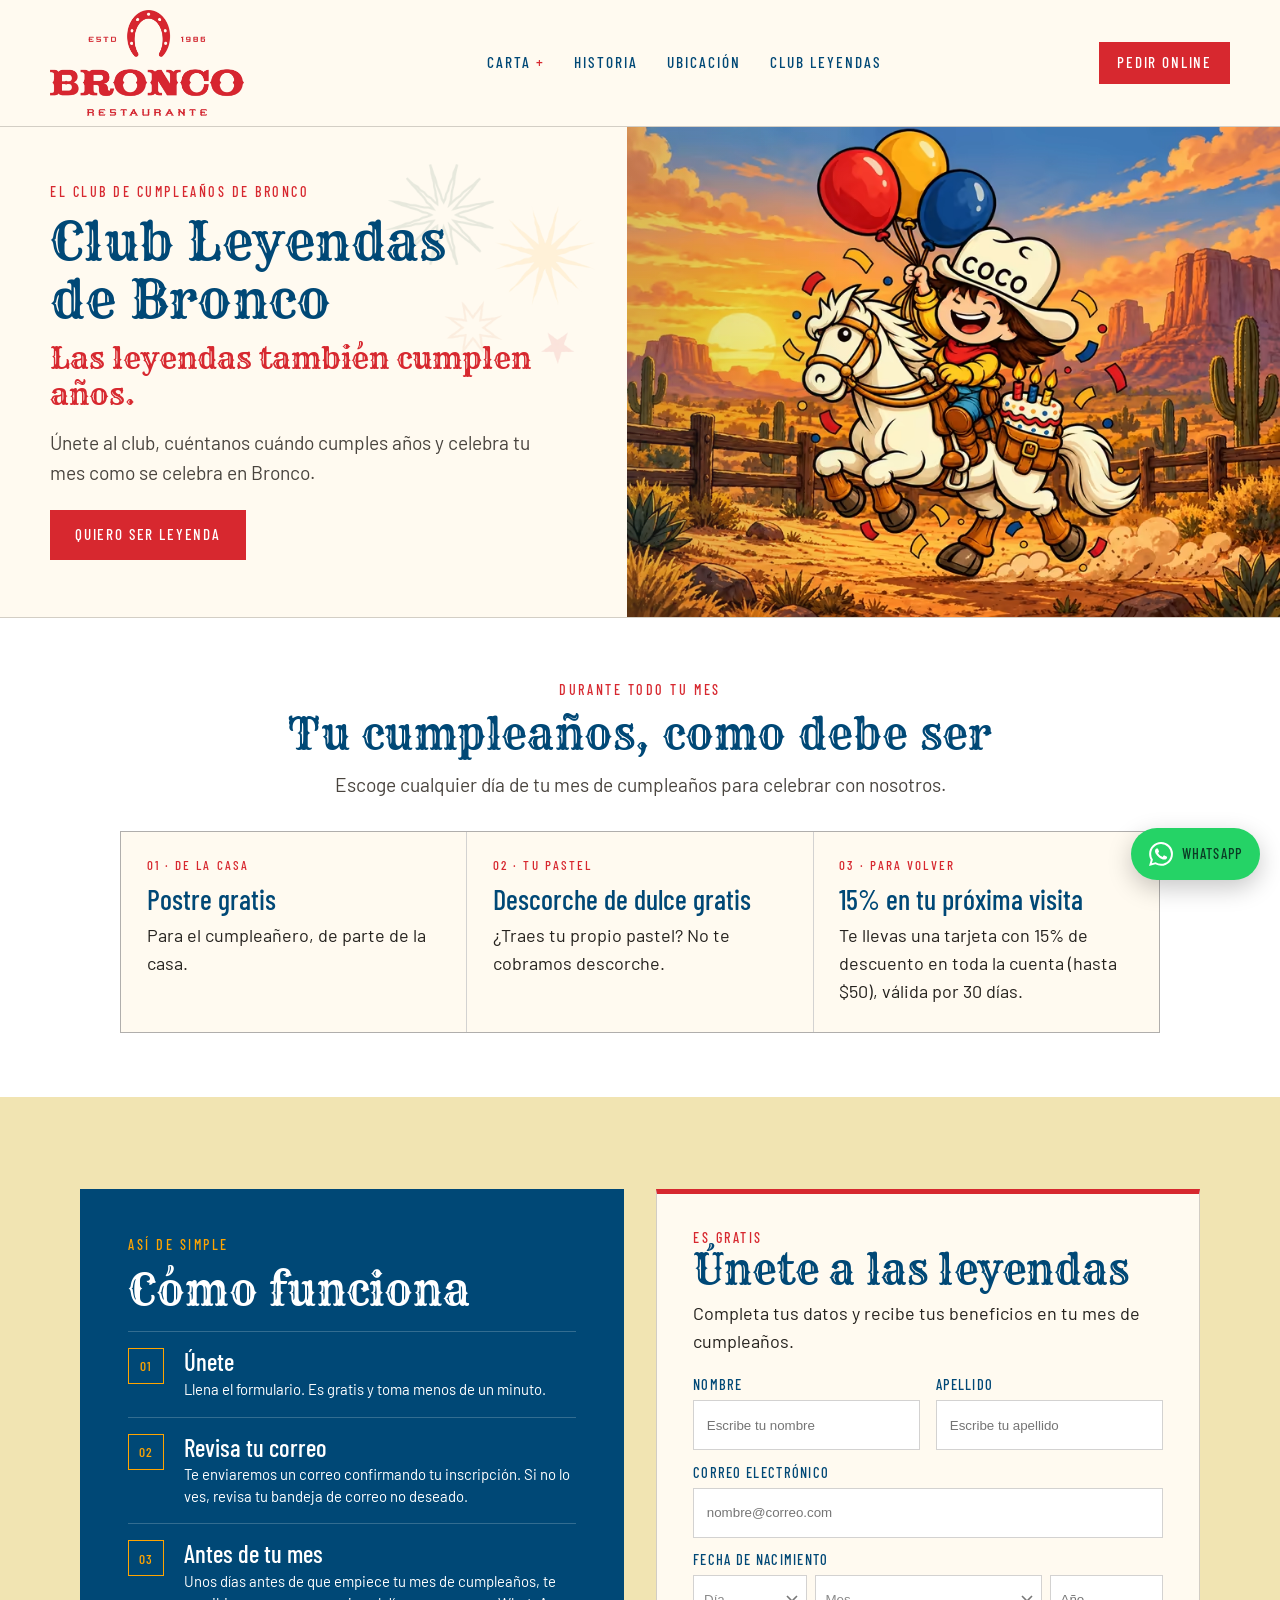
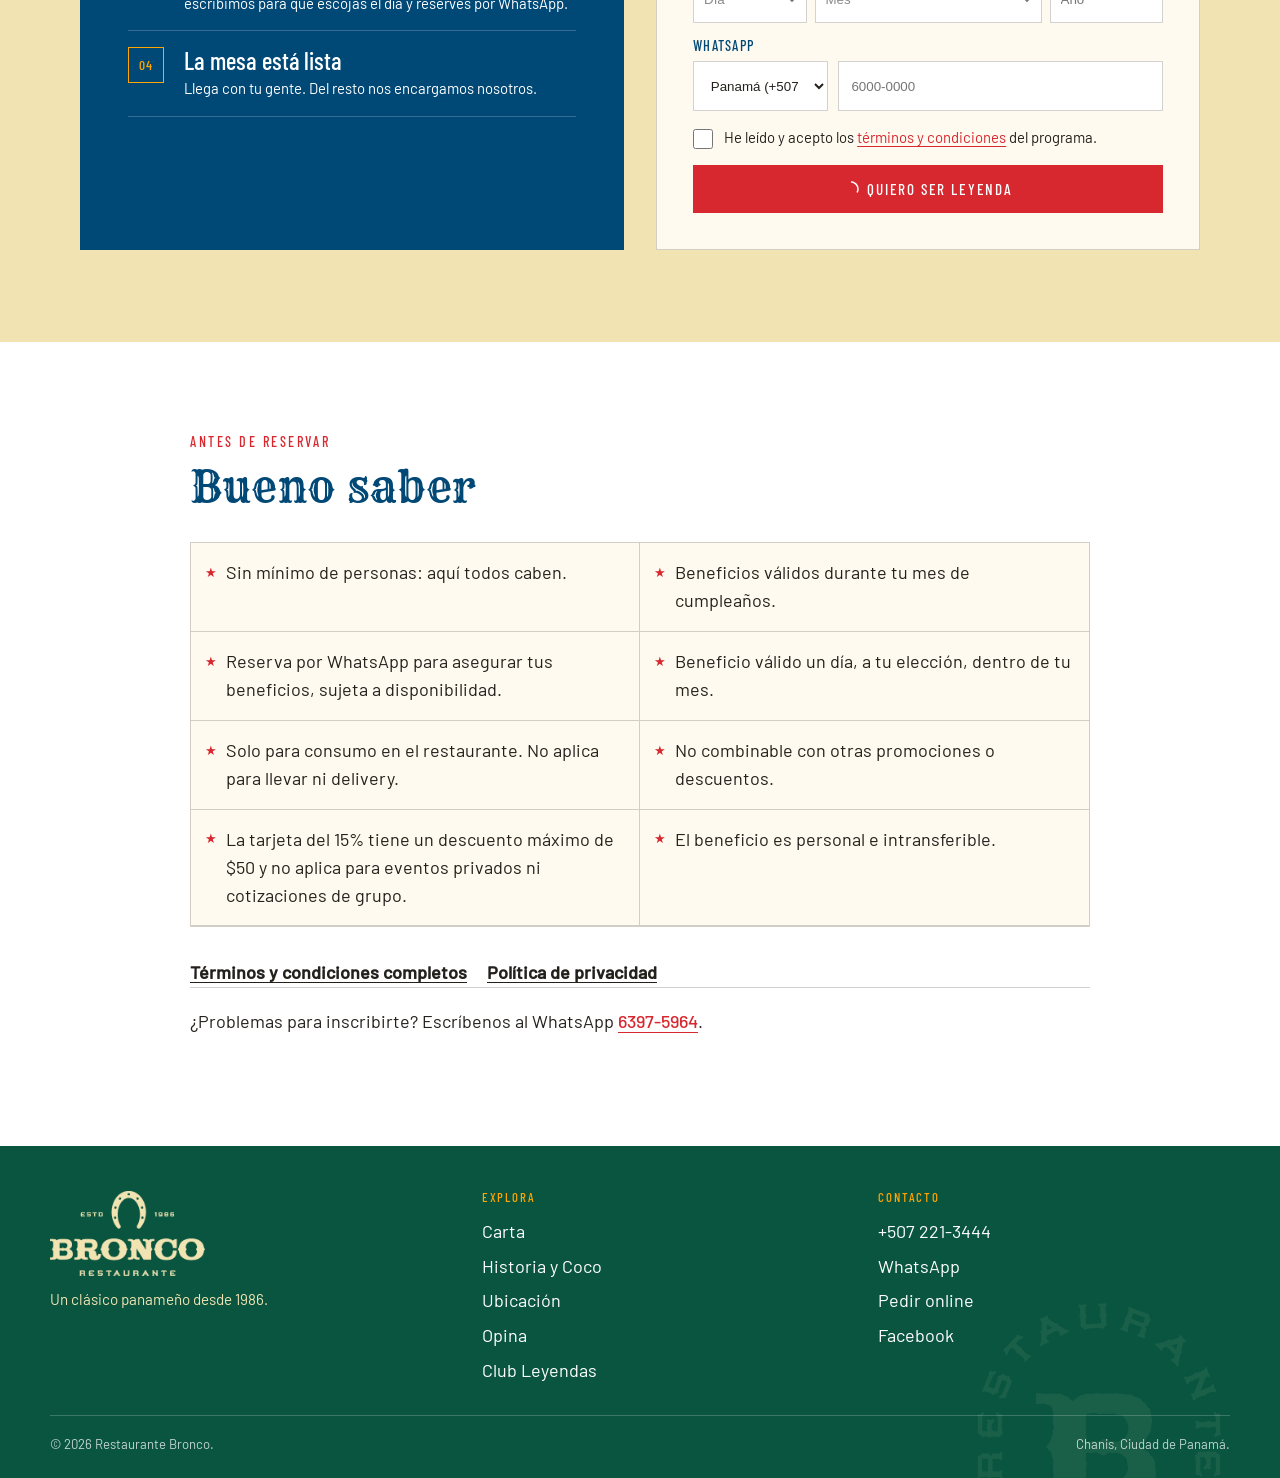
<file: club-leyendas/index.html>
<!doctype html>
<html lang="es">
<head>
  <meta charset="utf-8">
  <meta name="viewport" content="width=device-width,initial-scale=1">
  <title>Club Leyendas de Bronco | Celebra tu cumpleaños en Bronco</title>
  <meta name="description" content="Únete gratis al Club Leyendas de Bronco: postre gratis, descorche de dulce gratis y 15% en tu próxima visita.">
  <meta name="robots" content="index,follow">
  <link rel="canonical" href="https://restaurantebronco.com/club-leyendas/">
  <meta name="theme-color" content="#d7282f">
  <meta property="og:type" content="website">
  <meta property="og:locale" content="es_PA">
  <meta property="og:title" content="Club Leyendas de Bronco">
  <meta property="og:description" content="Las leyendas también cumplen años. Únete gratis y celebra tu mes en Bronco.">
  <meta property="og:url" content="https://restaurantebronco.com/club-leyendas/">
  <meta property="og:image" content="https://restaurantebronco.com/assets/images/og-bronco.jpg">
  <meta property="og:image:width" content="1200">
  <meta property="og:image:height" content="630">
  <meta property="og:image:alt" content="Mesa de Bronco con platos para compartir">
  <meta name="twitter:card" content="summary_large_image">
  <meta name="twitter:title" content="Club Leyendas de Bronco">
  <meta name="twitter:description" content="Las leyendas también cumplen años. Únete gratis y celebra tu mes en Bronco.">
  <meta name="twitter:image" content="https://restaurantebronco.com/assets/images/og-bronco.jpg">
  <link rel="icon" href="/favicon.ico" sizes="any">
  <link rel="icon" type="image/png" sizes="32x32" href="/assets/images/favicon.png">
  <link rel="apple-touch-icon" href="/assets/images/apple-touch-icon.png">
  <link rel="manifest" href="/site.webmanifest">
  <link rel="preload" href="/assets/fonts/barlow-400-latin.woff2" as="font" type="font/woff2" crossorigin>
  <link rel="preload" href="/assets/fonts/rye-400-latin.woff2" as="font" type="font/woff2" crossorigin>
  <link rel="preload" as="image" href="/assets/images/bronco-coco-cumpleanos-oeste-800.avif" type="image/avif" imagesrcset="/assets/images/bronco-coco-cumpleanos-oeste-480.avif 480w, /assets/images/bronco-coco-cumpleanos-oeste-800.avif 800w, /assets/images/bronco-coco-cumpleanos-oeste-1600.avif 1600w" imagesizes="(max-width:820px) 100vw, 50vw">
  <link rel="stylesheet" href="/assets/style.css">
  <link rel="stylesheet" href="https://sibforms.com/forms/end-form/build/sib-styles.css">
  <link rel="stylesheet" href="/club-leyendas/club.css?v=1">
  <style>.club-benefit-grid{grid-template-columns:repeat(3,minmax(0,1fr))}@media(max-width:820px){.club-benefit-grid{grid-template-columns:1fr}}</style>
  <script type="application/ld+json">{"@context":"https://schema.org","@graph":[{"@type":"WebPage","@id":"https://restaurantebronco.com/club-leyendas/#webpage","url":"https://restaurantebronco.com/club-leyendas/","name":"Club Leyendas de Bronco | Celebra tu cumpleaños en Bronco","description":"Únete gratis al Club Leyendas de Bronco y celebra tu mes con beneficios en el restaurante.","inLanguage":"es-PA","isPartOf":{"@id":"https://restaurantebronco.com/#website"},"about":{"@id":"https://restaurantebronco.com/#restaurant"}},{"@type":"Restaurant","@id":"https://restaurantebronco.com/#restaurant","name":"Restaurante Bronco","url":"https://restaurantebronco.com/","image":"https://restaurantebronco.com/assets/images/og-bronco.jpg","servesCuisine":"Panameña","telephone":"+507-221-3444","email":"bronco@grupoherrero.com","address":{"@type":"PostalAddress","streetAddress":"Avenida José Agustín Arango, esquina con Calle 109 Este, Chanis","addressLocality":"Ciudad de Panamá","addressCountry":"PA"},"openingHoursSpecification":[{"@type":"OpeningHoursSpecification","dayOfWeek":["Sunday","Monday","Tuesday","Wednesday","Thursday"],"opens":"07:00","closes":"22:00"},{"@type":"OpeningHoursSpecification","dayOfWeek":["Friday","Saturday"],"opens":"07:00","closes":"23:00"}]}]}</script>
<script>window.dataLayer=window.dataLayer||[];function gtag(){dataLayer.push(arguments);}gtag('js',new Date());gtag('config','G-4363RZ4Z4T');window.addEventListener('load',function(){var s=document.createElement('script');s.async=true;s.src='https://www.googletagmanager.com/gtag/js?id=G-4363RZ4Z4T';document.head.appendChild(s);});</script>
</head>
<body>
  <a class="skip-link" href="#contenido">Saltar al contenido</a>
  <header class="site-header">
    <div class="shell header-inner">
      <a class="brand" href="/" aria-label="Bronco, inicio"><img src="/assets/images/logo-bronco-principal.png" width="760" height="415" alt="Restaurante Bronco"></a>
      <button class="nav-toggle" type="button" aria-expanded="false" aria-controls="nav-principal" data-nav-toggle>Menú</button>
      <nav class="site-nav" id="nav-principal" aria-label="Navegación principal" data-site-nav>
        <details data-nav-dropdown>
          <summary>Carta</summary>
          <div class="nav-menu"><a href="/carta/#desayunos">Desayunos</a><a href="/carta/#almuerzo-cena">Almuerzo y cena</a><a href="/carta/#postres">Postres</a><a href="/carta/#bebidas">Bebidas</a></div>
        </details>
        <a href="/#historia">Historia</a>
        <a href="/ubicacion/">Ubicación</a>
        <a href="/club-leyendas/" aria-current="page">Club Leyendas</a>
      </nav>
      <a class="button button-primary button-small header-cta" href="https://linktr.ee/broncopanama" target="_blank" rel="noopener">Pedir online</a>
    </div>
  </header>

  <main id="contenido">
    <section class="club-hero">
      <div class="club-hero-grid">
        <div class="club-hero-copy">
          <p class="eyebrow">El club de cumpleaños de Bronco</p>
          <h1>Club Leyendas de Bronco</h1>
          <p class="club-promise">Las leyendas también cumplen años.</p>
          <p class="lede">Únete al club, cuéntanos cuándo cumples años y celebra tu mes como se celebra en Bronco.</p>
          <a class="button button-primary" href="#inscripcion">Quiero ser leyenda</a>
        </div>
        <picture class="club-hero-media">
          <source type="image/avif" srcset="/assets/images/bronco-coco-cumpleanos-oeste-480.avif 480w, /assets/images/bronco-coco-cumpleanos-oeste-800.avif 800w, /assets/images/bronco-coco-cumpleanos-oeste-1600.avif 1600w" sizes="(max-width:820px) 100vw, 50vw">
          <source type="image/webp" srcset="/assets/images/bronco-coco-cumpleanos-oeste-480.webp 480w, /assets/images/bronco-coco-cumpleanos-oeste-800.webp 800w, /assets/images/bronco-coco-cumpleanos-oeste-1600.webp 1600w" sizes="(max-width:820px) 100vw, 50vw">
          <img src="/assets/images/bronco-coco-cumpleanos-oeste-800.webp" width="800" height="600" alt="Coco, el vaquerito de Bronco, celebrando un cumpleaños en el oeste" fetchpriority="high">
        </picture>
      </div>
    </section>

    <section class="section club-benefits" aria-labelledby="beneficios-titulo">
      <div class="shell">
        <div class="club-intro">
          <p class="eyebrow">Durante todo tu mes</p>
          <h2 id="beneficios-titulo">Tu cumpleaños, como debe ser</h2>
          <p class="lede">Escoge cualquier día de tu mes de cumpleaños para celebrar con nosotros.</p>
        </div>
        <div class="club-benefit-grid">
          <article class="club-benefit"><span class="club-benefit-number">01 · De la casa</span><h3>Postre gratis</h3><p>Para el cumpleañero, de parte de la casa.</p></article>
          <article class="club-benefit"><span class="club-benefit-number">02 · Tu pastel</span><h3>Descorche de dulce gratis</h3><p>¿Traes tu propio pastel? No te cobramos descorche.</p></article>
          <article class="club-benefit"><span class="club-benefit-number">03 · Para volver</span><h3>15% en tu próxima visita</h3><p>Te llevas una tarjeta con 15% de descuento en toda la cuenta (hasta $50), válida por 30 días.</p></article>
        </div>
      </div>
    </section>

    <section class="section club-signup-section">
      <div class="shell club-signup-grid">
        <div class="club-steps-panel" aria-labelledby="funciona-titulo">
          <p class="eyebrow">Así de simple</p>
          <h2 id="funciona-titulo">Cómo funciona</h2>
          <ol class="club-steps">
            <li class="club-step"><span class="club-step-number">01</span><div><h3>Únete</h3><p>Llena el formulario. Es gratis y toma menos de un minuto.</p></div></li>
            <li class="club-step"><span class="club-step-number">02</span><div><h3>Revisa tu correo</h3><p>Te enviaremos un correo confirmando tu inscripción. Si no lo ves, revisa tu bandeja de correo no deseado.</p></div></li>
            <li class="club-step"><span class="club-step-number">03</span><div><h3>Antes de tu mes</h3><p>Unos días antes de que empiece tu mes de cumpleaños, te escribimos para que escojas el día y reserves por WhatsApp.</p></div></li>
            <li class="club-step"><span class="club-step-number">04</span><div><h3>La mesa está lista</h3><p>Llega con tu gente. Del resto nos encargamos nosotros.</p></div></li>
          </ol>
        </div>

        <div class="club-form-shell" id="inscripcion" aria-labelledby="inscripcion-titulo">
          <div class="club-form-heading"><p class="eyebrow">Es gratis</p><h2 id="inscripcion-titulo">Únete a las leyendas</h2><p>Completa tus datos y recibe tus beneficios en tu mes de cumpleaños.</p></div>
          <div class="sib-form">
            <div id="sib-form-container" class="sib-form-container">
              <div id="error-message" class="sib-form-message-panel" style="display:none" role="alert"><div class="sib-form-message-panel__text sib-form-message-panel__text--center"><span class="sib-form-message-panel__inner-text">No pudimos guardar tu inscripción. Inténtalo de nuevo.</span></div></div>
              <div id="success-message" class="sib-form-message-panel" style="display:none" role="status"><div class="sib-form-message-panel__text sib-form-message-panel__text--center"><span class="sib-form-message-panel__inner-text">¡Ya eres una leyenda! Revisa tu correo: te acabamos de escribir.</span></div></div>
              <div id="sib-container" class="sib-container--large sib-container--vertical">
                <form id="sib-form" method="POST" action="https://7e03564a.sibforms.com/serve/[base64]" data-type="subscription">
                  <div class="form-grid">
                    <div class="form-field"><div class="sib-input sib-form-block"><div class="form__entry entry_block"><div class="form__label-row"><label class="entry__label" for="FIRSTNAME">Nombre</label><div class="entry__field"><input class="input" maxlength="200" type="text" id="FIRSTNAME" name="FIRSTNAME" autocomplete="given-name" placeholder="Escribe tu nombre" data-required="true" required></div></div><label class="entry__error entry__error--primary"></label></div></div></div>
                    <div class="form-field"><div class="sib-input sib-form-block"><div class="form__entry entry_block"><div class="form__label-row"><label class="entry__label" for="LASTNAME">Apellido</label><div class="entry__field"><input class="input" maxlength="200" type="text" id="LASTNAME" name="LASTNAME" autocomplete="family-name" placeholder="Escribe tu apellido" data-required="true" required></div></div><label class="entry__error entry__error--primary"></label></div></div></div>
                    <div class="form-field form-field-full"><div class="sib-input sib-form-block"><div class="form__entry entry_block"><div class="form__label-row"><label class="entry__label" for="EMAIL">Correo electrónico</label><div class="entry__field"><input class="input" type="email" data-type="email" id="EMAIL" name="EMAIL" autocomplete="email" placeholder="nombre@correo.com" data-required="true" required></div></div><label class="entry__error entry__error--primary"></label></div></div></div>
                    <div class="form-field form-field-full"><div class="sib-input sib-form-block"><div class="form__entry entry_block"><div class="form__label-row"><label class="entry__label" for="DOB_D" id="DOB_LABEL">Fecha de nacimiento</label><div class="entry__field dob-field"><div class="dob" role="group" aria-labelledby="DOB_LABEL"><select class="input dob-d" id="DOB_D" aria-label="Día" autocomplete="bday-day"><option value="">Día</option><option value="1">1</option><option value="2">2</option><option value="3">3</option><option value="4">4</option><option value="5">5</option><option value="6">6</option><option value="7">7</option><option value="8">8</option><option value="9">9</option><option value="10">10</option><option value="11">11</option><option value="12">12</option><option value="13">13</option><option value="14">14</option><option value="15">15</option><option value="16">16</option><option value="17">17</option><option value="18">18</option><option value="19">19</option><option value="20">20</option><option value="21">21</option><option value="22">22</option><option value="23">23</option><option value="24">24</option><option value="25">25</option><option value="26">26</option><option value="27">27</option><option value="28">28</option><option value="29">29</option><option value="30">30</option><option value="31">31</option></select><select class="input dob-m" id="DOB_M" aria-label="Mes" autocomplete="bday-month"><option value="">Mes</option><option value="1">Enero</option><option value="2">Febrero</option><option value="3">Marzo</option><option value="4">Abril</option><option value="5">Mayo</option><option value="6">Junio</option><option value="7">Julio</option><option value="8">Agosto</option><option value="9">Septiembre</option><option value="10">Octubre</option><option value="11">Noviembre</option><option value="12">Diciembre</option></select><input class="input dob-y" id="DOB_Y" type="text" inputmode="numeric" pattern="[0-9]*" maxlength="4" placeholder="Año" aria-label="Año" autocomplete="bday-year"></div><input type="hidden" id="BIRTHDAY" name="BIRTHDAY" value=""></div></div><label class="entry__error entry__error--primary"></label></div></div></div>
                    <div class="form-field form-field-full"><div class="sib-sms-field sib-form-block" data-required="1"><div class="form__entry entry_block"><label class="entry__label" for="SMS">WhatsApp</label><div class="sms-input-group"><div class="sib-sms-input" data-placeholder="6000-0000" data-required="1" data-country-code="PA" data-value=""><div class="entry__field"><select class="input" name="SMS__COUNTRY_CODE" aria-label="Código de país" data-required="true" required><option value="+507" data-country-code="PA" selected>Panamá (+507)</option></select></div><div class="entry__field"><input type="tel" class="input" id="SMS" name="SMS" autocomplete="tel-national" placeholder="6000-0000" data-required="true" required></div></div><div class="sib-sms-tooltip"><div class="sib-sms-tooltip__box">Incluye tu número de WhatsApp.</div><span class="sib-sms-tooltip__icon">?</span></div></div><label class="entry__error entry__error--primary"></label></div></div></div>
                  </div>
                  <label class="form-consent" for="ACEPTA_TERMINOS_CLUB"><input type="checkbox" id="ACEPTA_TERMINOS_CLUB" name="ACEPTA_TERMINOS_CLUB" value="1" data-required="true" required><span>He leído y acepto los <a href="/club-leyendas/terminos/">términos y condiciones</a> del programa.</span></label>
                  <div class="sib-form-block"><button class="button button-primary" form="sib-form" type="submit"><svg class="icon clickable__icon progress-indicator__icon sib-hide-loader-icon" viewBox="0 0 512 512" style="width:16px;height:16px;fill:currentColor;vertical-align:middle;margin-right:8px"><path d="M460.116 373.846l-20.823-12.022c-5.541-3.199-7.54-10.159-4.663-15.874 30.137-59.886 28.343-131.652-5.386-189.946-33.641-58.394-94.896-95.833-161.827-99.676C261.028 55.961 256 50.751 256 44.352V20.309c0-6.904 5.808-12.337 12.703-11.982 83.556 4.306 160.163 50.864 202.11 123.677 42.063 72.696 44.079 162.316 6.031 236.832-3.14 6.148-10.75 8.461-16.728 5.01z"/></svg>Quiero ser leyenda</button></div>
                  <input type="text" name="email_address_check" value="" class="input--hidden" style="display:none" tabindex="-1" autocomplete="off">
                  <input type="hidden" name="locale" value="es">
                </form>
              </div>
            </div>
          </div>
        </div>
      </div>
    </section>

    <section class="section club-conditions-section" id="condiciones" aria-labelledby="condiciones-titulo">
      <div class="shell club-conditions">
        <p class="eyebrow">Antes de reservar</p>
        <h2 id="condiciones-titulo">Bueno saber</h2>
        <ul class="club-condition-list">
          <li>Sin mínimo de personas: aquí todos caben.</li>
          <li>Beneficios válidos durante tu mes de cumpleaños.</li>
          <li>Reserva por WhatsApp para asegurar tus beneficios, sujeta a disponibilidad.</li>
          <li>Beneficio válido un día, a tu elección, dentro de tu mes.</li>
          <li>Solo para consumo en el restaurante. No aplica para llevar ni delivery.</li>
          <li>No combinable con otras promociones o descuentos.</li>
          <li>La tarjeta del 15% tiene un descuento máximo de $50 y no aplica para eventos privados ni cotizaciones de grupo.</li>
          <li>El beneficio es personal e intransferible.</li>
        </ul>
        <p class="club-legal-links"><a href="/club-leyendas/terminos/">Términos y condiciones completos</a><a href="/club-leyendas/privacidad/">Política de privacidad</a></p>
        <p class="club-help">¿Problemas para inscribirte? Escríbenos al WhatsApp <a href="https://wa.me/50763975964?text=Hola%20Bronco%2C%20necesito%20ayuda%20para%20inscribirme%20en%20el%20Club%20Leyendas." target="_blank" rel="noopener">6397-5964</a>.</p>
      </div>
    </section>
  </main>

  <footer class="site-footer">
    <div class="shell">
      <div class="footer-grid">
        <div><img class="footer-logo" src="/assets/images/logo-bronco-simplificado-crema.png" width="760" height="415" alt="Bronco Restaurante"><p class="footer-tagline">Un clásico panameño desde 1986.</p></div>
        <div><span class="footer-title">Explora</span><div class="footer-links"><a href="/carta/">Carta</a><a href="/#historia">Historia y Coco</a><a href="/ubicacion/">Ubicación</a><a href="/opina/">Opina</a><a href="/club-leyendas/">Club Leyendas</a></div></div>
        <div><span class="footer-title">Contacto</span><div class="footer-links"><a href="tel:+5072213444">+507 221-3444</a><a href="https://wa.me/50763975964?text=Hola%20Bronco%2C%20quisiera%20informaci%C3%B3n." target="_blank" rel="noopener">WhatsApp</a><a href="https://linktr.ee/broncopanama" target="_blank" rel="noopener">Pedir online</a><a href="https://www.facebook.com/broncopanama/" target="_blank" rel="noopener">Facebook</a></div></div>
      </div>
      <div class="footer-bottom"><span>© 2026 Restaurante Bronco.</span><span>Chanis, Ciudad de Panamá.</span></div>
    </div>
  </footer>
  <a class="whatsapp" href="https://wa.me/50763975964?text=Hola%20Bronco%2C%20quisiera%20informaci%C3%B3n%20sobre%20el%20Club%20Leyendas." target="_blank" rel="noopener" aria-label="Escribir a Bronco por WhatsApp"><svg viewBox="0 0 24 24" aria-hidden="true"><path fill="currentColor" d="M17.472 14.382c-.297-.149-1.758-.867-2.03-.967-.273-.099-.471-.148-.67.15-.197.297-.767.966-.94 1.164-.173.199-.347.223-.644.075-.297-.15-1.255-.463-2.39-1.475-.883-.788-1.48-1.761-1.653-2.059-.173-.297-.018-.458.13-.606.134-.133.298-.347.446-.52.149-.174.198-.298.298-.497.099-.198.05-.371-.025-.52-.075-.149-.669-1.612-.916-2.207-.242-.579-.487-.5-.669-.51-.173-.009-.371-.011-.57-.011-.198 0-.52.074-.792.372-.272.297-1.04 1.016-1.04 2.479s1.065 2.875 1.213 3.074c.149.198 2.095 3.2 5.076 4.487.709.306 1.262.489 1.693.625.712.226 1.36.194 1.872.118.571-.085 1.758-.719 2.006-1.413.248-.694.248-1.289.173-1.413-.074-.124-.272-.198-.57-.347m-5.421 7.403h-.004a9.87 9.87 0 0 1-5.031-1.378l-.361-.214-3.741.982.998-3.648-.235-.374a9.86 9.86 0 0 1-1.51-5.26C2.168 6.443 6.603 2.01 12.055 2.01a9.82 9.82 0 0 1 7.02 2.91 9.82 9.82 0 0 1 2.898 7.025c-.002 5.45-4.437 9.884-9.888 9.884m8.413-18.297A11.82 11.82 0 0 0 12.05 0C5.495 0 .16 5.335.157 11.892c0 2.096.547 4.142 1.588 5.945L.057 24l6.305-1.654a11.9 11.9 0 0 0 5.683 1.448h.005c6.554 0 11.89-5.335 11.893-11.893a11.82 11.82 0 0 0-3.48-8.413Z"/></svg><span>WhatsApp</span></a>
  <script>window.REQUIRED_CODE_ERROR_MESSAGE='Elige un código de país';window.LOCALE='es';window.EMAIL_INVALID_MESSAGE='El correo electrónico no es válido.';window.SMS_INVALID_MESSAGE='El número de WhatsApp no es válido.';window.REQUIRED_ERROR_MESSAGE='Este campo es obligatorio.';window.GENERIC_INVALID_MESSAGE='La información no es válida.';window.translation={common:{selectedList:'{quantity} lista seleccionada',selectedLists:'{quantity} listas seleccionadas',selectedOption:'{quantity} opción seleccionada',selectedOptions:'{quantity} opciones seleccionadas'}};var AUTOHIDE=Boolean(0);</script>
  <script defer src="https://sibforms.com/forms/end-form/build/main.js"></script>
  <script src="/assets/site.js" defer></script>
  <style>.club-form-shell .entry__field.dob-field{border:0!important;background:transparent!important;box-shadow:none!important;min-height:0!important}.dob{display:grid;grid-template-columns:minmax(64px,1fr) minmax(122px,2fr) minmax(66px,1fr);gap:8px;width:100%}.club-form-shell .dob .input{width:100%!important;min-width:0;box-sizing:border-box;background-color:var(--white,#fff)!important;border:1px solid var(--line)!important;border-radius:0!important}.club-form-shell .dob .input:focus{outline:none;border-color:var(--navy)!important;box-shadow:rgba(0,72,118,.18) 0 0 0 2px!important}.club-form-shell .dob select.input{-webkit-appearance:none!important;appearance:none!important;padding-right:28px!important;background-image:url("data:image/svg+xml,%3Csvg xmlns=%27http://www.w3.org/2000/svg%27 width=%2712%27 height=%278%27 viewBox=%270 0 12 8%27%3E%3Cpath d=%27M1 1l5 5 5-5%27 fill=%27none%27 stroke=%27%23777%27 stroke-width=%271.6%27/%3E%3C/svg%3E")!important;background-repeat:no-repeat!important;background-position:right 10px center!important;background-size:12px 8px!important;cursor:pointer}.club-form-shell .dob select.input.is-empty{color:#8a8a8a!important}.club-form-shell .dob .input.dob-bad{border-color:#c0392b!important}.club-form-shell .dob select.input{padding-left:10px!important;padding-right:24px!important;background-position:right 8px center!important}.club-form-shell .dob .dob-y{padding-left:10px!important;padding-right:8px!important}.club-form-shell .sib-sms-select__label-text{display:none!important}</style>
  <script>
  /* Fecha de nacimiento en tres campos: Día · Mes · Año. Solo mayores de 18, sin fechas inexistentes. */
  (function(){
    var MIN_YEAR = 1900, MIN_AGE = 18;
    var MESES = ["enero","febrero","marzo","abril","mayo","junio","julio","agosto","septiembre","octubre","noviembre","diciembre"];
    var T = {"incompleto":"Selecciona el día y el mes, y escribe el año de nacimiento.","dia":"Selecciona el día de nacimiento.","mes":"Selecciona el mes de nacimiento.","anio":"Escribe el año de nacimiento con 4 dígitos, por ejemplo 1985.","anioMin":"Escribe un año de nacimiento a partir de 1900.","edad":"Para inscribirte debes ser mayor de edad (18 años o más).","noExiste":"Esa fecha no existe: {M} tiene solo {N} días. Revisa el día."};
    function $(id){ return document.getElementById(id); }
    function dim(m, y){ return new Date(y || 2000, m, 0).getDate(); }
    function cap(s){ return s.charAt(0).toUpperCase() + s.slice(1); }
    function box(){ var d = $("DOB_D"); return d && d.closest(".form__entry"); }
    function showErr(msg, bad){
      var b = box(); if(!b) return;
      var l = b.querySelector(".entry__error");
      ["DOB_D","DOB_M","DOB_Y"].forEach(function(id){ var el = $(id); if(el) el.classList.toggle("dob-bad", !!bad && bad.indexOf(id) > -1); });
      if(!l) return;
      l.textContent = msg || "";
      l.style.display = msg ? "block" : "none";
      l.style.padding = msg ? "8px 12px" : "";
      l.style.marginTop = msg ? "6px" : "";
    }
    function paint(){ ["DOB_D","DOB_M"].forEach(function(id){ var el = $(id); if(el) el.classList.toggle("is-empty", !el.value); }); }
    /* final=true: exige los tres campos (al enviar). final=false: valida solo lo que ya está escrito. */
    function check(final){
      var d = +$("DOB_D").value, m = +$("DOB_M").value, ys = ($("DOB_Y").value || "").trim();
      var hidden = $("BIRTHDAY"); hidden.value = "";
      var thisYear = new Date().getFullYear();
      var y = /^\d{4}$/.test(ys) ? +ys : 0;
      if(ys.length === 4 || (final && ys)){
        if(!y) return {msg: T.anio, bad: ["DOB_Y"]};
        if(y < MIN_YEAR) return {msg: T.anioMin, bad: ["DOB_Y"]};
        if(y > thisYear - MIN_AGE) return {msg: T.edad, bad: ["DOB_Y"]};
      }
      if(d && m && d > dim(m, y || 2000)){
        var n = dim(m, y || 2000);
        var mes = MESES[m-1] + (m === 2 && y ? " de " + y : "");
        return {msg: T.noExiste.replace("{M}", cap(mes)).replace("{N}", n), bad: ["DOB_D"]};
      }
      if(final){
        if(!d && !m && !ys) return {msg: T.incompleto, bad: ["DOB_D","DOB_M","DOB_Y"]};
        if(!d) return {msg: T.dia, bad: ["DOB_D"]};
        if(!m) return {msg: T.mes, bad: ["DOB_M"]};
        if(!y) return {msg: T.anio, bad: ["DOB_Y"]};
      }
      if(d && m && y){
        var lim = new Date(); lim.setHours(0,0,0,0); lim.setFullYear(lim.getFullYear() - MIN_AGE);
        if(new Date(y, m-1, d) > lim) return {msg: T.edad, bad: ["DOB_D","DOB_M","DOB_Y"]};
        hidden.value = (d < 10 ? "0" : "") + d + "-" + (m < 10 ? "0" : "") + m + "-" + y;
      }
      return null;
    }
    function live(final){ var r = check(final); showErr(r ? r.msg : "", r ? r.bad : null); paint(); return r; }
    function init(){
      var D = $("DOB_D"), M = $("DOB_M"), Y = $("DOB_Y");
      if(!D || !M || !Y) return;
      D.addEventListener("change", function(){ live(false); });
      M.addEventListener("change", function(){ live(false); });
      Y.addEventListener("input", function(){
        var c = Y.value.replace(/\D/g, "").slice(0, 4);
        if(c !== Y.value) Y.value = c;
        live(false);
      });
      Y.addEventListener("blur", function(){ if(Y.value) live(true); });
      paint();
    }
    if(document.readyState === "loading") document.addEventListener("DOMContentLoaded", init); else init();
    window.addEventListener("submit", function(e){
      var f = e.target; if(!f || f.id !== "sib-form" || !$("DOB_D")) return;
      var r = live(true);
      if(r){
        e.preventDefault(); e.stopPropagation(); e.stopImmediatePropagation();
        var el = $(r.bad[0]);
        if(el){ el.scrollIntoView({block: "center", behavior: "smooth"}); try{ el.focus({preventScroll: true}); }catch(_){} }
      }
    }, true);
  })();
</script>
</body>
</html>
</file>
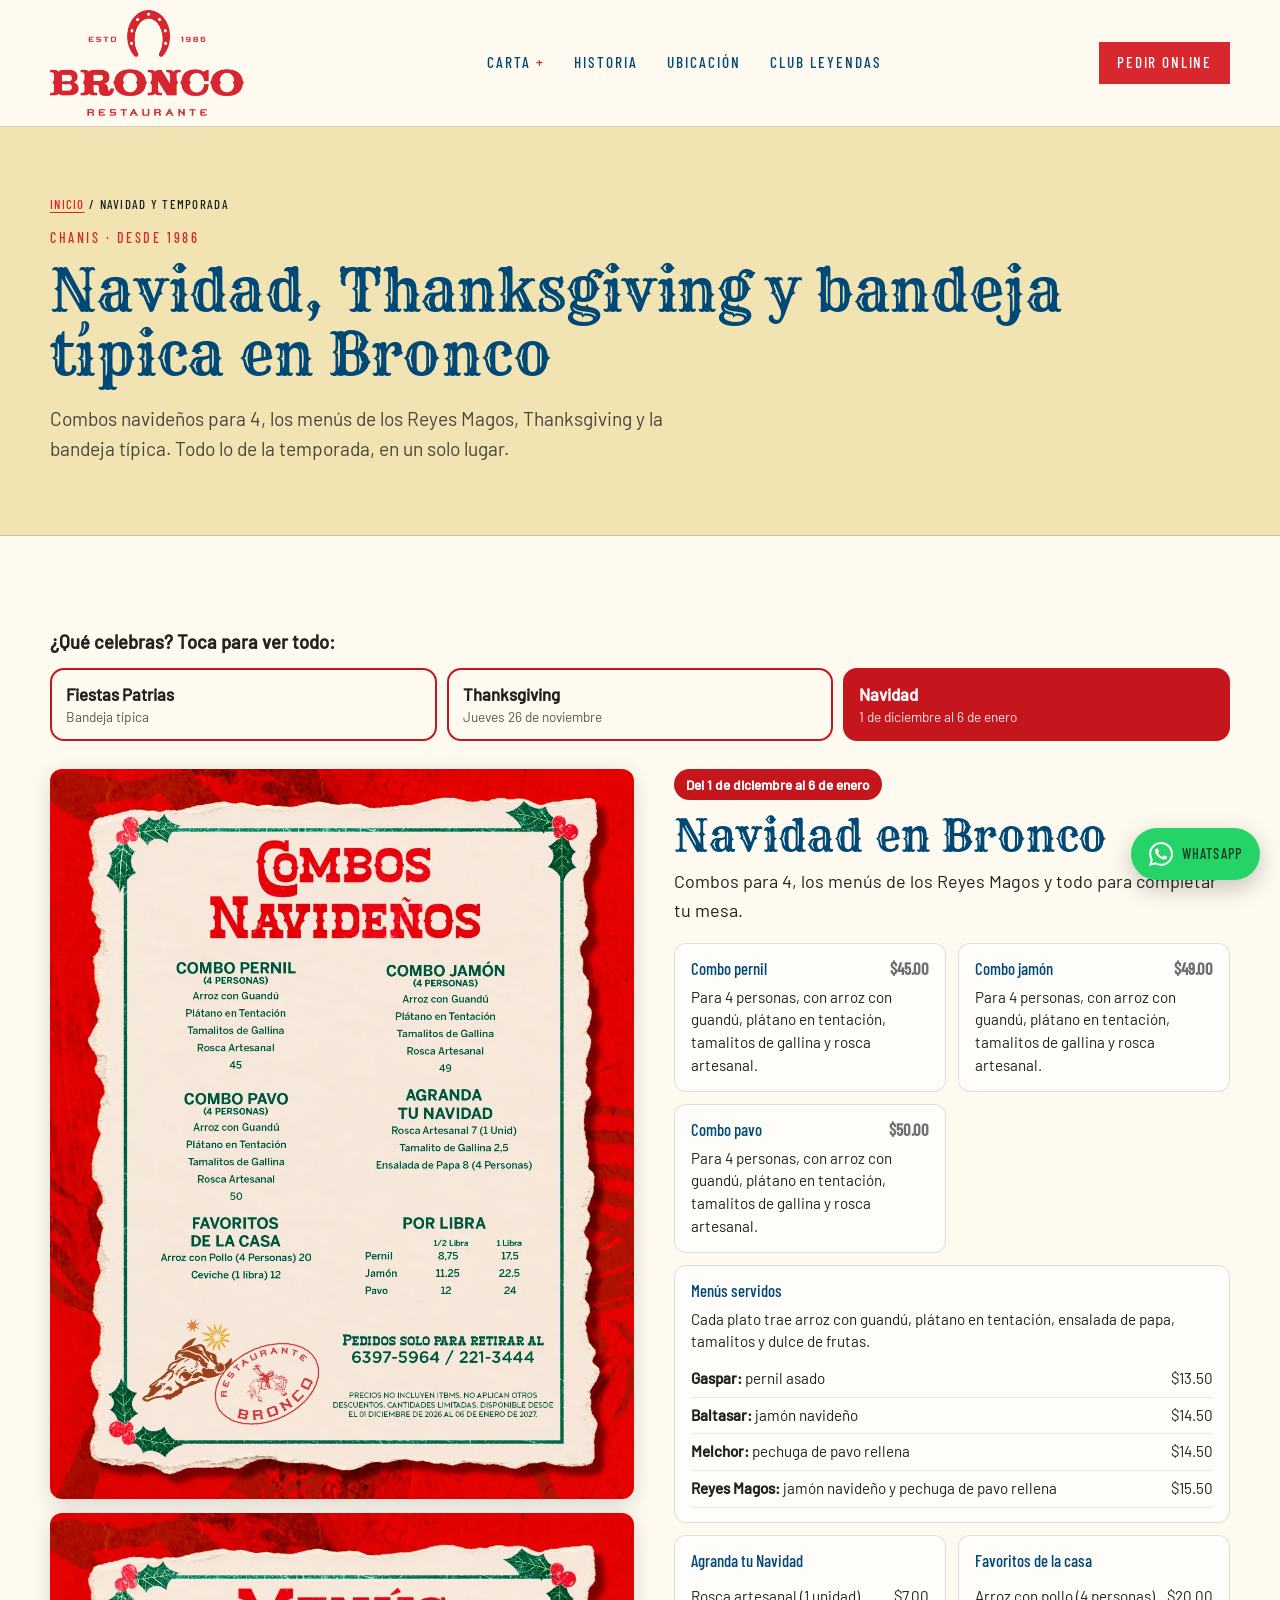
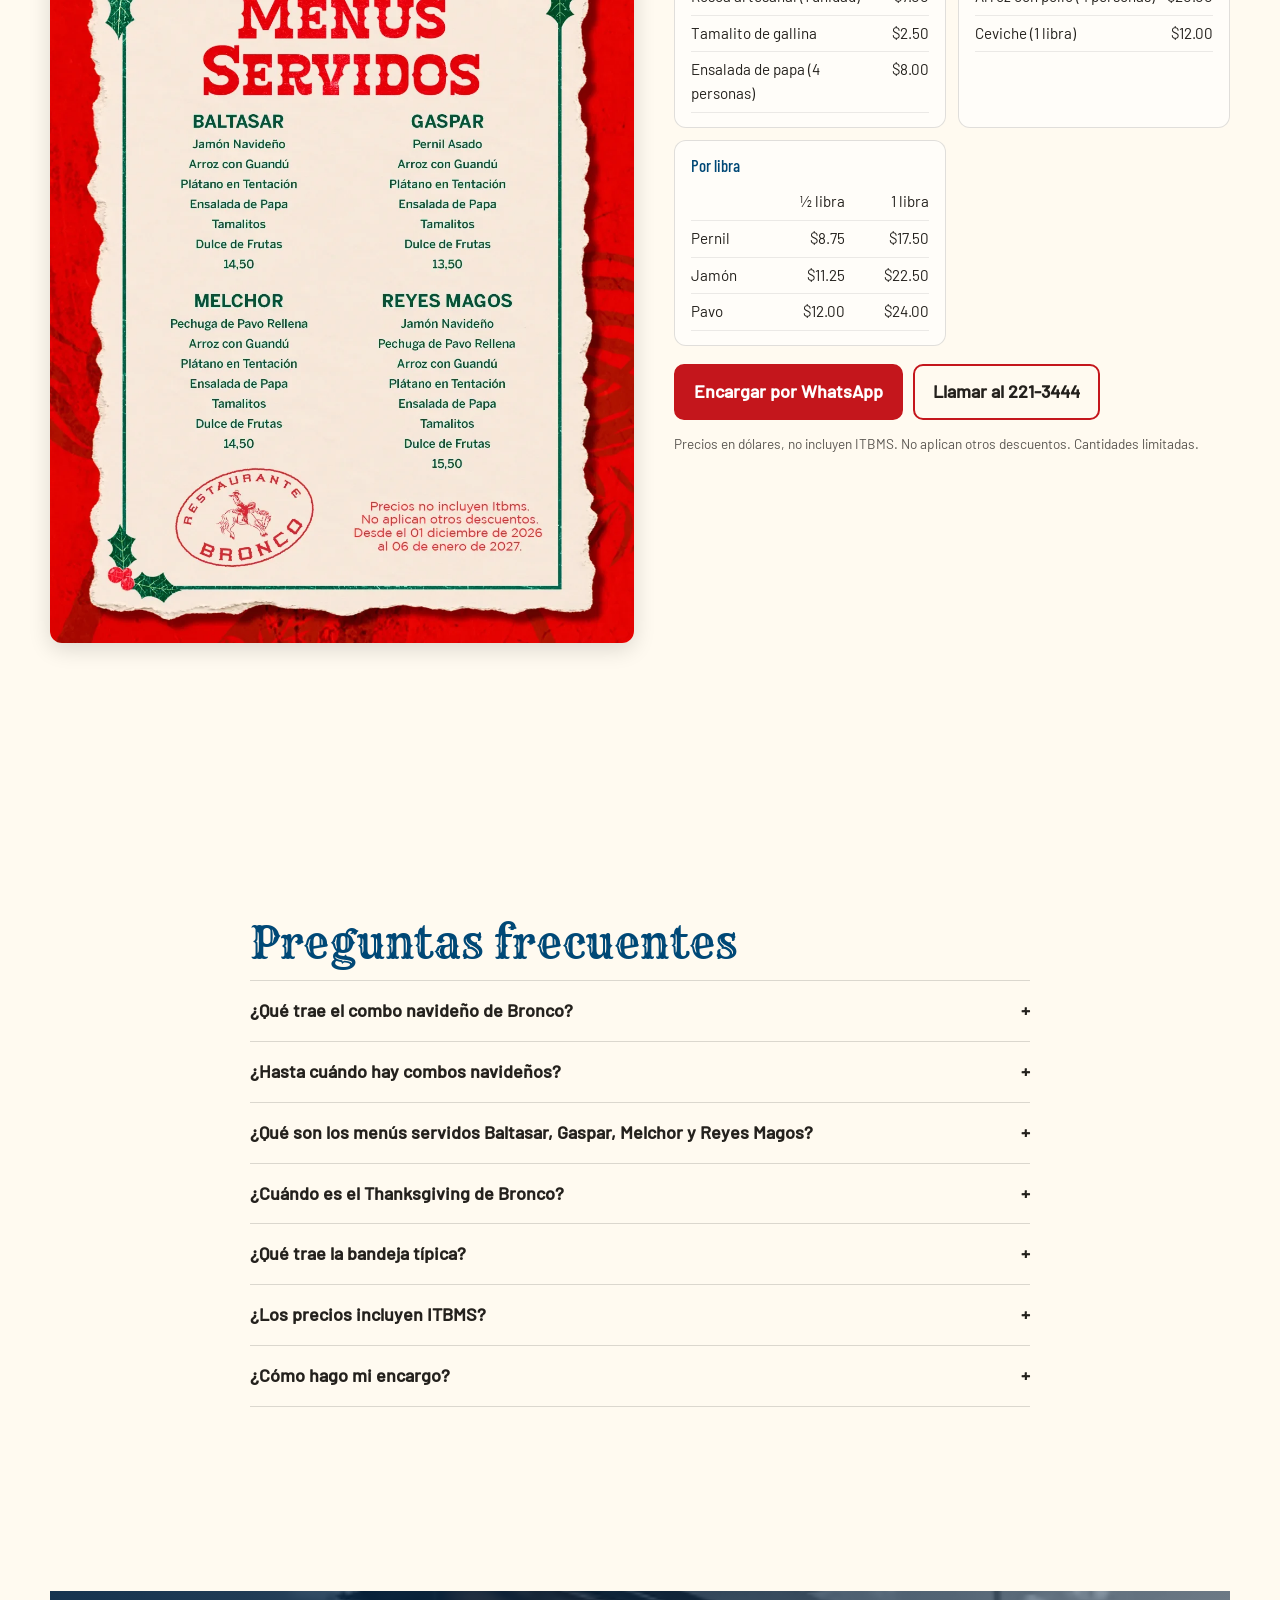
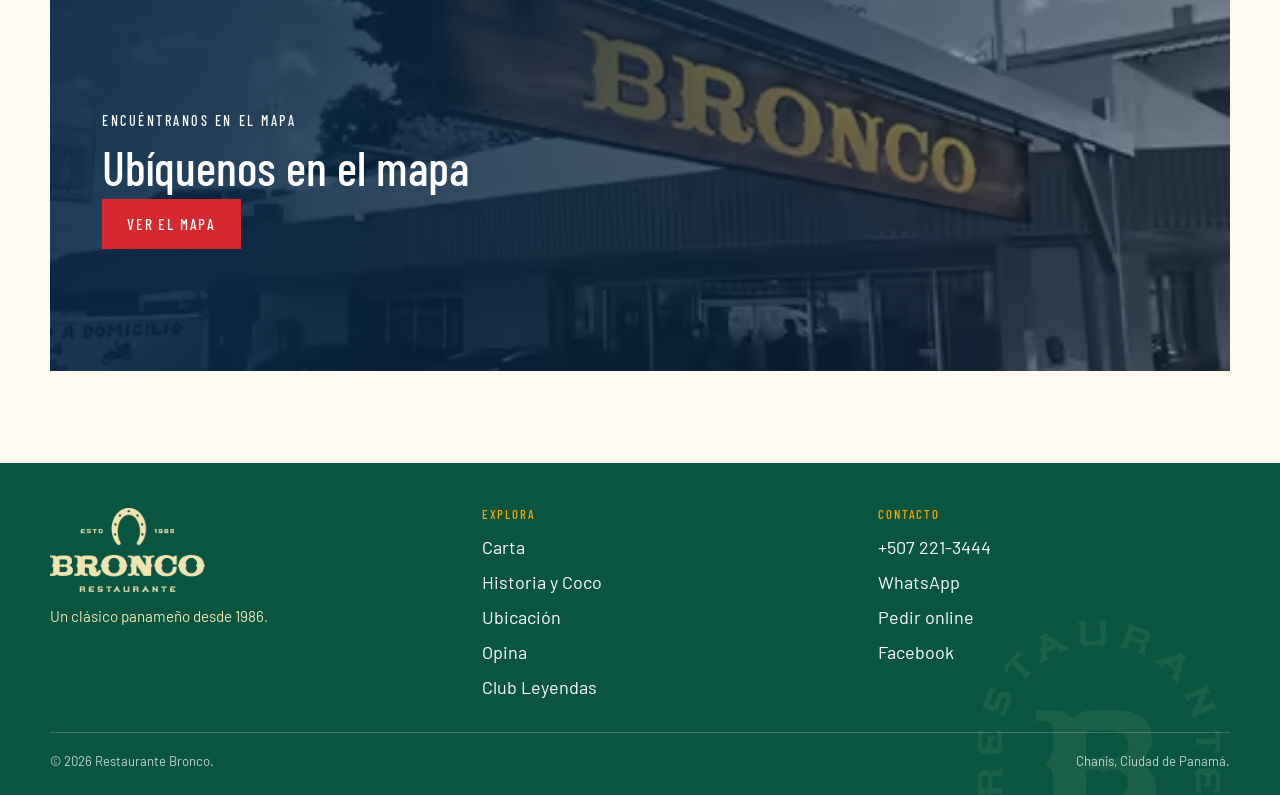
<file: navidad/index.html>
<!doctype html>
<html lang="es">
<head>
  <meta charset="utf-8"><meta name="viewport" content="width=device-width,initial-scale=1">
  <title>Combos navideños, Thanksgiving y bandeja típica 2026 | Bronco</title>
  <meta name="description" content="Combos navideños para 4 desde $45, menús servidos Baltasar, Gaspar, Melchor y Reyes Magos, Thanksgiving el 26 de noviembre y bandeja típica. Encarga en Bronco.">
  <link rel="canonical" href="https://restaurantebronco.com/navidad/"><meta name="theme-color" content="#d7282f">
  <meta property="og:type" content="article"><meta property="og:locale" content="es_PA"><meta property="og:title" content="Navidad y temporada | Bronco"><meta property="og:description" content="Combos navideños para 4 desde $45, menús servidos Baltasar, Gaspar, Melchor y Reyes Magos, Thanksgiving el 26 de noviembre y bandeja típica. Encarga en Bronco."><meta property="og:url" content="https://restaurantebronco.com/navidad/"><meta property="og:image" content="https://restaurantebronco.com/assets/images/bronco-cocina-historia-800.webp">
  <meta property="og:image:width" content="1200"><meta property="og:image:height" content="630"><meta name="twitter:card" content="summary_large_image"><meta name="twitter:title" content="Navidad y temporada | Bronco"><meta name="twitter:description" content="Combos navideños para 4 desde $45, menús servidos Baltasar, Gaspar, Melchor y Reyes Magos, Thanksgiving el 26 de noviembre y bandeja típica. Encarga en Bronco."><meta name="twitter:image" content="https://restaurantebronco.com/assets/images/bronco-cocina-historia-800.webp"><link rel="icon" href="/favicon.ico" sizes="any"><link rel="icon" type="image/png" sizes="32x32" href="/assets/images/favicon.png"><link rel="apple-touch-icon" href="/assets/images/apple-touch-icon.png"><link rel="manifest" href="/site.webmanifest"><link rel="preload" href="/assets/fonts/rye-400-latin.woff2" as="font" type="font/woff2" crossorigin><link rel="stylesheet" href="/assets/style.css">
  <script async src="https://www.googletagmanager.com/gtag/js?id=G-4363RZ4Z4T"></script><script>window.dataLayer=window.dataLayer||[];function gtag(){dataLayer.push(arguments);}gtag('js',new Date());gtag('config','G-4363RZ4Z4T');</script><script type="application/ld+json">{"@context":"https://schema.org","@graph":[{"@type":"WebPage","@id":"https://restaurantebronco.com/navidad/#webpage","url":"https://restaurantebronco.com/navidad/","name":"Navidad, Thanksgiving y bandeja típica en Bronco","inLanguage":"es-PA"},{"@type":"BreadcrumbList","itemListElement":[{"@type":"ListItem","position":1,"name":"Inicio","item":"https://restaurantebronco.com/"},{"@type":"ListItem","position":2,"name":"Navidad y temporada","item":"https://restaurantebronco.com/navidad/"}]},{"@type":"FAQPage","mainEntity":[{"@type":"Question","name":"¿Qué trae el combo navideño de Bronco?","acceptedAnswer":{"@type":"Answer","text":"Es para 4 personas: pernil, jamón o pavo, con arroz con guandú, plátano en tentación, tamalitos y rosca artesanal. El de pernil cuesta $45, el de jamón $49 y el de pavo $50, más ITBMS."}},{"@type":"Question","name":"¿Hasta cuándo hay combos navideños?","acceptedAnswer":{"@type":"Answer","text":"Del 1 de diciembre de 2026 al 6 de enero de 2027, o hasta agotar existencias."}},{"@type":"Question","name":"¿Qué son los menús servidos Baltasar, Gaspar, Melchor y Reyes Magos?","acceptedAnswer":{"@type":"Answer","text":"Son platos de Navidad individuales. Todos traen arroz con guandú, plátano en tentación, ensalada de papa, tamalitos y dulce de frutas, y cambian en la proteína: jamón navideño, pernil asado, pechuga de pavo rellena o jamón con pechuga de pavo rellena."}},{"@type":"Question","name":"¿Cuándo es el Thanksgiving de Bronco?","acceptedAnswer":{"@type":"Answer","text":"El jueves 26 de noviembre de 2026, solo ese día. El menú cuesta $16.50 y la bandeja para 4 personas $66, más ITBMS. El menú se puede comer en el restaurante o pedir para llevar; la bandeja es solo para llevar."}},{"@type":"Question","name":"¿Qué trae la bandeja típica?","acceptedAnswer":{"@type":"Answer","text":"Mini hojaldres, mini tortillas, yuca frita, puerco frito, pollo frito, chorizo frito y salsa de ajo, por $24. Es para retirar."}},{"@type":"Question","name":"¿Los precios incluyen ITBMS?","acceptedAnswer":{"@type":"Answer","text":"No. A los precios se les suma el ITBMS y no aplican otros descuentos."}},{"@type":"Question","name":"¿Cómo hago mi encargo?","acceptedAnswer":{"@type":"Answer","text":"Escríbenos por WhatsApp al 6397-5964 o llámanos al 221-3444."}}]}]}</script>
<style>.gh-art{max-width:780px}.gh-art h2{margin:44px 0 14px}.gh-art h3{margin:28px 0 8px}.gh-art p,.gh-art li{line-height:1.65}.gh-art ul,.gh-art ol{padding-left:1.2em;margin:12px 0 0}.gh-art li{margin:6px 0}.gh-art .gh-note{border-left:3px solid currentColor;padding:4px 0 4px 16px;margin:24px 0;opacity:.9}.gh-art table{width:100%;border-collapse:collapse;margin:16px 0}.gh-art td,.gh-art th{padding:10px 8px;border-bottom:1px solid rgba(0,0,0,.12);text-align:left}.gh-art td:last-child{text-align:right;white-space:nowrap}.gh-links{display:flex;flex-wrap:wrap;gap:12px;margin:28px 0 0}.gh-faq details{border-top:1px solid rgba(0,0,0,.14);padding:16px 0}.gh-faq details:last-of-type{border-bottom:1px solid rgba(0,0,0,.14)}.gh-faq summary{cursor:pointer;font-weight:700;list-style:none;display:flex;justify-content:space-between;gap:16px}.gh-faq summary::-webkit-details-marker{display:none}.gh-faq summary::after{content:"+"}.gh-faq details[open] summary::after{content:"\2013"}.gh-faq details p{margin:10px 0 0}</style>
</head>
<body>
  <a class="skip-link" href="#contenido">Saltar al contenido</a>
  <header class="site-header"><div class="shell header-inner">
    <a class="brand" href="/" aria-label="Bronco, inicio"><img src="/assets/images/logo-bronco-principal.png" width="760" height="415" alt="Restaurante Bronco"></a>
    <button class="nav-toggle" type="button" aria-expanded="false" aria-controls="nav-principal" data-nav-toggle>Menú</button>
    <nav class="site-nav" id="nav-principal" aria-label="Navegación principal" data-site-nav>
      <details data-nav-dropdown><summary>Carta</summary><div class="nav-menu"><a href="/carta/#desayunos">Desayunos</a><a href="/carta/#almuerzo-cena">Almuerzo y cena</a><a href="/carta/#postres">Postres</a><a href="/carta/#bebidas">Bebidas</a></div></details>
      <a href="/#historia">Historia</a><a href="/ubicacion/">Ubicación</a><a href="/club-leyendas/">Club Leyendas</a>
    </nav>
    <a class="button button-primary button-small header-cta" href="https://linktr.ee/broncopanama" target="_blank" rel="noopener">Pedir online</a>
  </div></header>
  <main id="contenido">
    <section class="page-hero"><div class="shell"><p class="breadcrumbs"><a href="/">Inicio</a> / Navidad y temporada</p><p class="eyebrow">Chanis · Desde 1986</p><h1>Navidad, Thanksgiving y bandeja típica en Bronco</h1><p class="lede">Combos navideños para 4, los menús de los Reyes Magos, Thanksgiving y la bandeja típica. Todo lo de la temporada, en un solo lugar.</p></div></section>
<section class="section"><div class="shell"><style>.ghs{margin:0 0 8px}.ghs-q{font-weight:700;font-size:1.15rem;margin:0 0 12px}.ghs-tabs{display:grid;grid-template-columns:repeat(auto-fit,minmax(150px,1fr));gap:10px;margin:0 0 28px}.ghs-tab{appearance:none;-webkit-appearance:none;border:2px solid var(--a);background:transparent;color:inherit;border-radius:14px;padding:14px 14px;text-align:left;cursor:pointer;font:inherit;line-height:1.25}.ghs-tab strong{display:block;font-size:1.05rem}.ghs-tab span{display:block;font-size:.85rem;opacity:.75;margin-top:3px}.ghs-tab[aria-selected="true"]{background:var(--a);color:var(--at)}.ghs-tab[aria-selected="true"] span{opacity:.9}.ghs-tab:focus-visible{outline:3px solid var(--a);outline-offset:2px}.ghs.js .ghs-panel{display:none}.ghs.js .ghs-panel.on{display:grid}.ghs-panel{display:grid;grid-template-columns:minmax(0,1.05fr) minmax(0,1fr);gap:40px;align-items:start;margin:0 0 48px;scroll-margin-top:90px}.ghs-media{display:grid;gap:14px}.ghs-media a{display:block}.ghs-media img{display:block;width:100%;height:auto;border-radius:12px;box-shadow:0 6px 22px rgba(0,0,0,.14)}.ghs-when{display:inline-block;background:var(--a);color:var(--at);border-radius:999px;padding:5px 12px;font-size:.85rem;font-weight:700;margin:0 0 12px}.ghs-panel h2{margin:0 0 8px}.ghs-intro{margin:0 0 4px;line-height:1.6}.ghs-cards{display:grid;grid-template-columns:repeat(auto-fit,minmax(220px,1fr));gap:12px;margin:18px 0}.ghs-card{border:1px solid rgba(0,0,0,.12);border-radius:12px;padding:14px 16px;background:rgba(255,255,255,.6)}.ghs-card.wide{grid-column:1/-1}.ghs-card h3{margin:0;font-size:1.05rem;line-height:1.3;display:flex;justify-content:space-between;gap:12px;align-items:baseline}.ghs-card h3 b{white-space:nowrap;color:#6f6f6f;font-weight:600}.ghs-card p{margin:6px 0 0;font-size:.95rem;line-height:1.5}.ghs-card ul{margin:8px 0 0;padding-left:1.15em;font-size:.95rem;line-height:1.55}.ghs-card.wide ul.cols{columns:2;column-gap:28px}.ghs-card table{width:100%;border-collapse:collapse;margin-top:8px;font-size:.95rem}.ghs-card td{padding:6px 0;border-bottom:1px solid rgba(0,0,0,.08);vertical-align:top}.ghs-card td+td{text-align:right;white-space:nowrap;padding-left:10px}.ghs-cta{display:flex;flex-wrap:wrap;gap:10px;margin-top:6px}.ghs-btn{display:inline-flex;align-items:center;justify-content:center;padding:12px 18px;border-radius:10px;font-weight:700;text-decoration:none;background:var(--a);color:var(--at);border:2px solid var(--a)}.ghs-btn.alt{background:transparent;color:inherit}.ghs-fine{font-size:.85rem;opacity:.75;margin:14px 0 0;line-height:1.5}@media (max-width:760px){.ghs-tabs{grid-template-columns:1fr 1fr}.ghs-panel{grid-template-columns:1fr;gap:20px}.ghs-media{grid-template-columns:1fr;max-width:560px;width:100%;margin:0 auto}.ghs-card ul.cols{columns:1}}</style><div id="ghs" class="ghs" style="--a:#c4161c;--at:#fff"><p class="ghs-q">¿Qué celebras? Toca para ver todo:</p><div class="ghs-tabs" role="tablist"><button type="button" role="tab" class="ghs-tab" id="tab-fiestas-patrias" aria-controls="fiestas-patrias" aria-selected="false"><strong>Fiestas Patrias</strong><span>Bandeja típica</span></button><button type="button" role="tab" class="ghs-tab" id="tab-thanksgiving" aria-controls="thanksgiving" aria-selected="false"><strong>Thanksgiving</strong><span>Jueves 26 de noviembre</span></button><button type="button" role="tab" class="ghs-tab" id="tab-navidad" aria-controls="navidad" aria-selected="false"><strong>Navidad</strong><span>1 de diciembre al 6 de enero</span></button></div><div class="ghs-panel" id="fiestas-patrias" role="tabpanel" aria-labelledby="tab-fiestas-patrias"><div class="ghs-media"><a href="/assets/navidad/br-nav-bandeja-tipica-v2-1080.webp" target="_blank" rel="noopener"><img src="/assets/navidad/br-nav-bandeja-tipica-v2-540.webp" srcset="/assets/navidad/br-nav-bandeja-tipica-v2-540.webp 540w, /assets/navidad/br-nav-bandeja-tipica-v2-1080.webp 1080w" sizes="(max-width: 760px) 92vw, 580px" width="1080" height="1350" alt="Bandeja típica de Bronco" loading="lazy" decoding="async"></a></div><div><span class="ghs-when">Noviembre · desde el 1 de diciembre se llama Bandeja de Verano</span><h2>Bandeja típica</h2><p class="ghs-intro">Para compartir en las fiestas. Para retirar, en cantidades limitadas.</p><div class="ghs-cards"><div class="ghs-card wide"><h3><span>Bandeja típica</span><b>$24.00</b></h3><p>Mini hojaldres, mini tortillas, yuca frita, puerco frito, pollo frito, chorizo frito y salsa de ajo.</p></div><div class="ghs-card"><h3><span>Agrégale salchicha frita</span><b>$2.75</b></h3></div></div><div class="ghs-cta"><a class="ghs-btn" href="https://wa.me/50763975964?text=Hola%2C%20quiero%20encargar%20una%20bandeja%20t%C3%ADpica." target="_blank" rel="noopener noreferrer">Encargar por WhatsApp</a><a class="ghs-btn alt" href="tel:+5072213444">Llamar al 221-3444</a></div><p class="ghs-fine">Precios en dólares, no incluyen ITBMS. No aplican otros descuentos. Cantidades limitadas.</p></div></div><div class="ghs-panel" id="thanksgiving" role="tabpanel" aria-labelledby="tab-thanksgiving"><div class="ghs-media"><a href="/assets/navidad/br-nav-thanksgiving-v2-1080.webp" target="_blank" rel="noopener"><img src="/assets/navidad/br-nav-thanksgiving-v2-540.webp" srcset="/assets/navidad/br-nav-thanksgiving-v2-540.webp 540w, /assets/navidad/br-nav-thanksgiving-v2-1080.webp 1080w" sizes="(max-width: 760px) 92vw, 580px" width="1080" height="1350" alt="Menú de Thanksgiving 2026 de Bronco" loading="lazy" decoding="async"></a></div><div><span class="ghs-when">Solo el jueves 26 de noviembre</span><h2>Thanksgiving en Bronco</h2><p class="ghs-intro">Solo ese día y en cantidades limitadas.</p><div class="ghs-cards"><div class="ghs-card wide"><h3><span>Menú de Thanksgiving</span><b>$16.50</b></h3><ul><li>Sopa de vegetales con pollo</li><li>Pavo relleno con salsa de arándanos</li><li>Pan de maíz</li><li>Puré de papa</li><li>Zapallo glaseado</li><li>Tartaleta de manzana con cubierta crocante</li></ul><p>Para comer en el restaurante o para llevar.</p></div><div class="ghs-card"><h3><span>Thanksgiving en casa</span><b>$66.00</b></h3><p>El mismo menú de Thanksgiving, para 4 personas. Solo para llevar.</p></div><div class="ghs-card"><h3><span>Por libra</span></h3><table><tbody><tr><td>Pavo relleno con salsa de arándanos</td><td>$22.50</td></tr></tbody></table></div></div><div class="ghs-cta"><a class="ghs-btn" href="https://wa.me/50763975964?text=Hola%2C%20quiero%20encargar%20para%20Thanksgiving." target="_blank" rel="noopener noreferrer">Encargar por WhatsApp</a><a class="ghs-btn alt" href="tel:+5072213444">Llamar al 221-3444</a></div><p class="ghs-fine">Precios en dólares, no incluyen ITBMS. No aplican otros descuentos. Cantidades limitadas.</p></div></div><div class="ghs-panel" id="navidad" role="tabpanel" aria-labelledby="tab-navidad"><div class="ghs-media"><a href="/assets/navidad/br-nav-combos-v2-1080.webp" target="_blank" rel="noopener"><img src="/assets/navidad/br-nav-combos-v2-540.webp" srcset="/assets/navidad/br-nav-combos-v2-540.webp 540w, /assets/navidad/br-nav-combos-v2-1080.webp 1080w" sizes="(max-width: 760px) 92vw, 580px" width="1080" height="1350" alt="Combos navideños 2026 de Bronco" loading="lazy" decoding="async"></a><a href="/assets/navidad/br-nav-servidos-v4-1080.webp" target="_blank" rel="noopener"><img src="/assets/navidad/br-nav-servidos-v4-540.webp" srcset="/assets/navidad/br-nav-servidos-v4-540.webp 540w, /assets/navidad/br-nav-servidos-v4-1080.webp 1080w" sizes="(max-width: 760px) 92vw, 580px" width="1080" height="1350" alt="Menús servidos de Navidad de Bronco" loading="lazy" decoding="async"></a></div><div><span class="ghs-when">Del 1 de diciembre al 6 de enero</span><h2>Navidad en Bronco</h2><p class="ghs-intro">Combos para 4, los menús de los Reyes Magos y todo para completar tu mesa.</p><div class="ghs-cards"><div class="ghs-card"><h3><span>Combo pernil</span><b>$45.00</b></h3><p>Para 4 personas, con arroz con guandú, plátano en tentación, tamalitos de gallina y rosca artesanal.</p></div><div class="ghs-card"><h3><span>Combo jamón</span><b>$49.00</b></h3><p>Para 4 personas, con arroz con guandú, plátano en tentación, tamalitos de gallina y rosca artesanal.</p></div><div class="ghs-card"><h3><span>Combo pavo</span><b>$50.00</b></h3><p>Para 4 personas, con arroz con guandú, plátano en tentación, tamalitos de gallina y rosca artesanal.</p></div><div class="ghs-card wide"><h3><span>Menús servidos</span></h3><p>Cada plato trae arroz con guandú, plátano en tentación, ensalada de papa, tamalitos y dulce de frutas.</p><table><tbody><tr><td><strong>Gaspar:</strong> pernil asado</td><td>$13.50</td></tr><tr><td><strong>Baltasar:</strong> jamón navideño</td><td>$14.50</td></tr><tr><td><strong>Melchor:</strong> pechuga de pavo rellena</td><td>$14.50</td></tr><tr><td><strong>Reyes Magos:</strong> jamón navideño y pechuga de pavo rellena</td><td>$15.50</td></tr></tbody></table></div><div class="ghs-card"><h3><span>Agranda tu Navidad</span></h3><table><tbody><tr><td>Rosca artesanal (1 unidad)</td><td>$7.00</td></tr><tr><td>Tamalito de gallina</td><td>$2.50</td></tr><tr><td>Ensalada de papa (4 personas)</td><td>$8.00</td></tr></tbody></table></div><div class="ghs-card"><h3><span>Favoritos de la casa</span></h3><table><tbody><tr><td>Arroz con pollo (4 personas)</td><td>$20.00</td></tr><tr><td>Ceviche (1 libra)</td><td>$12.00</td></tr></tbody></table></div><div class="ghs-card"><h3><span>Por libra</span></h3><table><tbody><tr><td></td><td>½ libra</td><td>1 libra</td></tr><tr><td>Pernil</td><td>$8.75</td><td>$17.50</td></tr><tr><td>Jamón</td><td>$11.25</td><td>$22.50</td></tr><tr><td>Pavo</td><td>$12.00</td><td>$24.00</td></tr></tbody></table></div></div><div class="ghs-cta"><a class="ghs-btn" href="https://wa.me/50763975964?text=Hola%2C%20quiero%20encargar%20para%20Navidad." target="_blank" rel="noopener noreferrer">Encargar por WhatsApp</a><a class="ghs-btn alt" href="tel:+5072213444">Llamar al 221-3444</a></div><p class="ghs-fine">Precios en dólares, no incluyen ITBMS. No aplican otros descuentos. Cantidades limitadas.</p></div></div></div><script>(function(){var w=document.getElementById("ghs");if(!w)return;w.classList.add("js");var tabs=w.querySelectorAll(".ghs-tab");function show(id){var ok=false;tabs.forEach(function(b){var on=b.getAttribute("aria-controls")===id;b.setAttribute("aria-selected",on?"true":"false");if(on)ok=true});if(!ok)return false;w.querySelectorAll(".ghs-panel").forEach(function(p){p.classList.toggle("on",p.id===id)});return true}tabs.forEach(function(b){b.addEventListener("click",function(){var id=b.getAttribute("aria-controls");show(id);try{history.replaceState(null,"","#"+id)}catch(e){}})});var h=(location.hash||"").slice(1);if(!h||!show(h)){show(new Date()<new Date("2026-11-27T05:00:00Z")?"thanksgiving":"navidad")}})();</script></div></section>
<section class="section"><div class="shell gh-art"><h2>Preguntas frecuentes</h2>
<div class="gh-faq"><details><summary>¿Qué trae el combo navideño de Bronco?</summary><p>Es para 4 personas: pernil, jamón o pavo, con arroz con guandú, plátano en tentación, tamalitos y rosca artesanal. El de pernil cuesta $45, el de jamón $49 y el de pavo $50, más ITBMS.</p></details><details><summary>¿Hasta cuándo hay combos navideños?</summary><p>Del 1 de diciembre de 2026 al 6 de enero de 2027, o hasta agotar existencias.</p></details><details><summary>¿Qué son los menús servidos Baltasar, Gaspar, Melchor y Reyes Magos?</summary><p>Son platos de Navidad individuales. Todos traen arroz con guandú, plátano en tentación, ensalada de papa, tamalitos y dulce de frutas, y cambian en la proteína: jamón navideño, pernil asado, pechuga de pavo rellena o jamón con pechuga de pavo rellena.</p></details><details><summary>¿Cuándo es el Thanksgiving de Bronco?</summary><p>El jueves 26 de noviembre de 2026, solo ese día. El menú cuesta $16.50 y la bandeja para 4 personas $66, más ITBMS. El menú se puede comer en el restaurante o pedir para llevar; la bandeja es solo para llevar.</p></details><details><summary>¿Qué trae la bandeja típica?</summary><p>Mini hojaldres, mini tortillas, yuca frita, puerco frito, pollo frito, chorizo frito y salsa de ajo, por $24. Es para retirar.</p></details><details><summary>¿Los precios incluyen ITBMS?</summary><p>No. A los precios se les suma el ITBMS y no aplican otros descuentos.</p></details><details><summary>¿Cómo hago mi encargo?</summary><p>Escríbenos por WhatsApp al 6397-5964 o llámanos al 221-3444.</p></details></div>
</div></section>
</main>
  <section class="section"><div class="shell"><div class="map-shell" data-map-shell data-map-src="https://www.google.com/maps/embed?pb=!1m18!1m12!1m3!1d3940.421992067627!2d-79.48746492602187!3d9.02521368905032!2m3!1f0!2f0!3f0!3m2!1i1024!2i768!4f13.1!3m3!1m2!1s0x8faca9ef05fadd43%3A0xa1c50ce5455637ef!2sRestaurante%20Bronco!5e0!3m2!1ses-419!2spa!4v1790035954663!5m2!1ses-419!2spa"><picture class="map-poster"><source type="image/avif" srcset="/assets/images/bronco-fachada-480.avif 480w, /assets/images/bronco-fachada-800.avif 800w, /assets/images/bronco-fachada-1600.avif 1600w" sizes="(max-width: 680px) 92vw, 480px"/><source type="image/webp" srcset="/assets/images/bronco-fachada-480.webp 480w, /assets/images/bronco-fachada-800.webp 800w, /assets/images/bronco-fachada-1600.webp 1600w" sizes="(max-width: 680px) 92vw, 480px"/><img src="/assets/images/bronco-fachada-800.webp" alt="Fachada de Restaurante Bronco" loading="lazy"/></picture><div class="map-poster-overlay"><p class="eyebrow">Encuéntranos en el mapa</p><h3>Ubíquenos en el mapa</h3><button class="button button-primary" type="button" data-map-load>Ver el mapa</button></div><noscript><a href="https://www.google.com/maps/embed?pb=!1m18!1m12!1m3!1d3940.421992067627!2d-79.48746492602187!3d9.02521368905032!2m3!1f0!2f0!3f0!3m2!1i1024!2i768!4f13.1!3m3!1m2!1s0x8faca9ef05fadd43%3A0xa1c50ce5455637ef!2sRestaurante%20Bronco!5e0!3m2!1ses-419!2spa!4v1790035954663!5m2!1ses-419!2spa">Abrir el mapa en Google Maps</a></noscript></div></div></section><footer class="site-footer"><div class="shell"><div class="footer-grid">
    <div><img class="footer-logo" src="/assets/images/logo-bronco-simplificado-crema.png" width="760" height="415" alt="Bronco Restaurante"><p class="footer-tagline">Un clásico panameño desde 1986.</p></div>
    <div><span class="footer-title">Explora</span><div class="footer-links"><a href="/carta/">Carta</a><a href="/#historia">Historia y Coco</a><a href="/ubicacion/">Ubicación</a><a href="/opina/">Opina</a><a href="/club-leyendas/">Club Leyendas</a></div></div>
    <div><span class="footer-title">Contacto</span><div class="footer-links"><a href="tel:+5072213444">+507 221-3444</a><a href="https://wa.me/50763975964?text=Hola%20Bronco%2C%20quisiera%20informaci%C3%B3n." target="_blank" rel="noopener">WhatsApp</a><a href="https://linktr.ee/broncopanama" target="_blank" rel="noopener">Pedir online</a><a href="https://www.facebook.com/broncopanama/" target="_blank" rel="noopener">Facebook</a></div></div>
  </div><div class="footer-bottom"><span>© 2026 Restaurante Bronco.</span><span>Chanis, Ciudad de Panamá.</span></div></div></footer>
  <a class="whatsapp" href="https://wa.me/50763975964?text=Hola%20Bronco%2C%20quisiera%20informaci%C3%B3n." target="_blank" rel="noopener" aria-label="Escribir a Bronco por WhatsApp"><svg viewBox="0 0 24 24" aria-hidden="true"><path fill="currentColor" d="M17.472 14.382c-.297-.149-1.758-.867-2.03-.967-.273-.099-.471-.148-.67.15-.197.297-.767.966-.94 1.164-.173.199-.347.223-.644.075-.297-.15-1.255-.463-2.39-1.475-.883-.788-1.48-1.761-1.653-2.059-.173-.297-.018-.458.13-.606.134-.133.298-.347.446-.52.149-.174.198-.298.298-.497.099-.198.05-.371-.025-.52-.075-.149-.669-1.612-.916-2.207-.242-.579-.487-.5-.669-.51-.173-.009-.371-.011-.57-.011-.198 0-.52.074-.792.372-.272.297-1.04 1.016-1.04 2.479s1.065 2.875 1.213 3.074c.149.198 2.095 3.2 5.076 4.487.709.306 1.262.489 1.693.625.712.226 1.36.194 1.872.118.571-.085 1.758-.719 2.006-1.413.248-.694.248-1.289.173-1.413-.074-.124-.272-.198-.57-.347m-5.421 7.403h-.004a9.87 9.87 0 0 1-5.031-1.378l-.361-.214-3.741.982.998-3.648-.235-.374a9.86 9.86 0 0 1-1.51-5.26C2.168 6.443 6.603 2.01 12.055 2.01a9.82 9.82 0 0 1 7.02 2.91 9.82 9.82 0 0 1 2.898 7.025c-.002 5.45-4.437 9.884-9.888 9.884m8.413-18.297A11.82 11.82 0 0 0 12.05 0C5.495 0 .16 5.335.157 11.892c0 2.096.547 4.142 1.588 5.945L.057 24l6.305-1.654a11.9 11.9 0 0 0 5.683 1.448h.005c6.554 0 11.89-5.335 11.893-11.893a11.82 11.82 0 0 0-3.48-8.413Z"/></svg><span>WhatsApp</span></a><script src="/assets/site.js" defer></script>
</body></html>

<!-- rev 20261109c -->
</file>
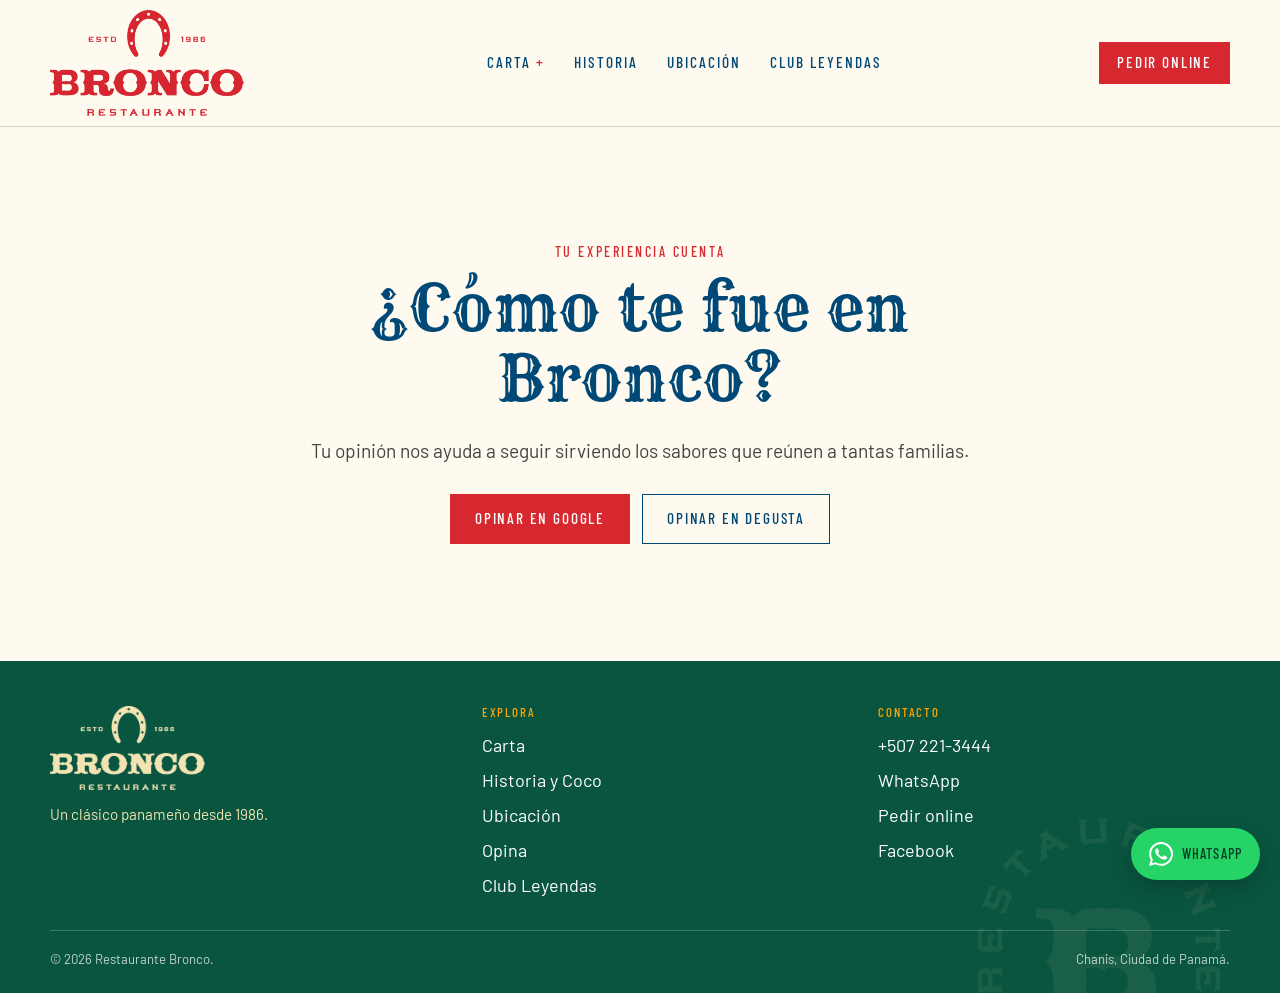
<file: opina/index.html>
<!doctype html>
<html lang="es">
<head>
  <meta charset="utf-8"><meta name="viewport" content="width=device-width,initial-scale=1">
  <meta name="robots" content="noindex,follow">
  <title>Opina sobre Restaurante Bronco | Google y Degusta</title>
  <meta name="description" content="Comparte tu experiencia en Restaurante Bronco a través de Google o Degusta.">
  <link rel="canonical" href="https://restaurantebronco.com/opina/"><meta name="theme-color" content="#d7282f">
  <meta property="og:type" content="website"><meta property="og:locale" content="es_PA"><meta property="og:title" content="Cuéntanos cómo te fue en Bronco"><meta property="og:description" content="Tu opinión nos ayuda a seguir mejorando."><meta property="og:url" content="https://restaurantebronco.com/opina/"><meta property="og:image" content="https://restaurantebronco.com/assets/images/og-bronco.jpg">
  <meta property="og:image:width" content="1200"><meta property="og:image:height" content="630"><meta property="og:image:alt" content="Mesa de Bronco con desayuno panameño, carnes y platos para compartir">
  <meta name="twitter:card" content="summary_large_image"><meta name="twitter:title" content="Cuéntanos cómo te fue en Bronco"><meta name="twitter:description" content="Tu opinión nos ayuda a seguir mejorando."><meta name="twitter:image" content="https://restaurantebronco.com/assets/images/og-bronco.jpg"><meta name="twitter:image:alt" content="Mesa de Bronco con desayuno panameño, carnes y platos para compartir">
  <link rel="icon" href="/favicon.ico" sizes="any"><link rel="icon" type="image/png" sizes="32x32" href="/assets/images/favicon.png"><link rel="apple-touch-icon" href="/assets/images/apple-touch-icon.png"><link rel="manifest" href="/site.webmanifest"><link rel="preload" href="/assets/fonts/rye-400-latin.woff2" as="font" type="font/woff2" crossorigin><link rel="stylesheet" href="/assets/style.css">
  <script type="application/ld+json">{"@context":"https://schema.org","@type":"BreadcrumbList","itemListElement":[{"@type":"ListItem","position":1,"name":"Inicio","item":"https://restaurantebronco.com/"},{"@type":"ListItem","position":2,"name":"Opina","item":"https://restaurantebronco.com/opina/"}]}</script>
<script async src="https://www.googletagmanager.com/gtag/js?id=G-4363RZ4Z4T"></script><script>window.dataLayer=window.dataLayer||[];function gtag(){dataLayer.push(arguments);}gtag('js',new Date());gtag('config','G-4363RZ4Z4T');</script></head>
<body>
  <a class="skip-link" href="#contenido">Saltar al contenido</a>
  <header class="site-header"><div class="shell header-inner">
    <a class="brand" href="/" aria-label="Bronco, inicio"><img src="/assets/images/logo-bronco-principal.png" width="760" height="415" alt="Restaurante Bronco"></a>
    <button class="nav-toggle" type="button" aria-expanded="false" aria-controls="nav-principal" data-nav-toggle>Menú</button>
    <nav class="site-nav" id="nav-principal" aria-label="Navegación principal" data-site-nav>
      <details data-nav-dropdown><summary>Carta</summary><div class="nav-menu"><a href="/carta/#desayunos">Desayunos</a><a href="/carta/#almuerzo-cena">Almuerzo y cena</a><a href="/carta/#postres">Postres</a><a href="/carta/#bebidas">Bebidas</a></div></details>
      <a href="/#historia">Historia</a><a href="/ubicacion/">Ubicación</a><a href="/club-leyendas/">Club Leyendas</a>
    </nav>
    <a class="button button-primary button-small header-cta" href="https://linktr.ee/broncopanama" target="_blank" rel="noopener">Pedir online</a>
  </div></header>
  <main class="review-main" id="contenido">
    <div class="review-inner">
      <p class="eyebrow">Tu experiencia cuenta</p>
      <h1>¿Cómo te fue en Bronco?</h1>
      <p class="lede">Tu opinión nos ayuda a seguir sirviendo los sabores que reúnen a tantas familias.</p>
      <div class="review-options">
        <a class="button button-primary" href="https://g.page/r/Ce83VkXlDMWhEAE/review" target="_blank" rel="noopener">Opinar en Google</a>
        <a class="button" href="https://www.degustapanama.com/panama/votar/calificar_restaurante_331.html" target="_blank" rel="noopener">Opinar en Degusta</a>
      </div>
    </div>
  </main>
  <footer class="site-footer"><div class="shell"><div class="footer-grid">
    <div><img class="footer-logo" src="/assets/images/logo-bronco-simplificado-crema.png" width="760" height="415" alt="Bronco Restaurante"><p class="footer-tagline">Un clásico panameño desde 1986.</p></div>
    <div><span class="footer-title">Explora</span><div class="footer-links"><a href="/carta/">Carta</a><a href="/#historia">Historia y Coco</a><a href="/ubicacion/">Ubicación</a><a href="/opina/">Opina</a><a href="/club-leyendas/">Club Leyendas</a></div></div>
    <div><span class="footer-title">Contacto</span><div class="footer-links"><a href="tel:+5072213444">+507 221-3444</a><a href="https://wa.me/50763975964?text=Hola%20Bronco%2C%20quisiera%20informaci%C3%B3n." target="_blank" rel="noopener">WhatsApp</a><a href="https://linktr.ee/broncopanama" target="_blank" rel="noopener">Pedir online</a><a href="https://www.facebook.com/broncopanama/" target="_blank" rel="noopener">Facebook</a></div></div>
  </div><div class="footer-bottom"><span>© 2026 Restaurante Bronco.</span><span>Chanis, Ciudad de Panamá.</span></div></div></footer>
  <a class="whatsapp" href="https://wa.me/50763975964?text=Hola%20Bronco%2C%20quisiera%20informaci%C3%B3n." target="_blank" rel="noopener" aria-label="Escribir a Bronco por WhatsApp"><svg viewBox="0 0 24 24" aria-hidden="true"><path fill="currentColor" d="M17.472 14.382c-.297-.149-1.758-.867-2.03-.967-.273-.099-.471-.148-.67.15-.197.297-.767.966-.94 1.164-.173.199-.347.223-.644.075-.297-.15-1.255-.463-2.39-1.475-.883-.788-1.48-1.761-1.653-2.059-.173-.297-.018-.458.13-.606.134-.133.298-.347.446-.52.149-.174.198-.298.298-.497.099-.198.05-.371-.025-.52-.075-.149-.669-1.612-.916-2.207-.242-.579-.487-.5-.669-.51-.173-.009-.371-.011-.57-.011-.198 0-.52.074-.792.372-.272.297-1.04 1.016-1.04 2.479s1.065 2.875 1.213 3.074c.149.198 2.095 3.2 5.076 4.487.709.306 1.262.489 1.693.625.712.226 1.36.194 1.872.118.571-.085 1.758-.719 2.006-1.413.248-.694.248-1.289.173-1.413-.074-.124-.272-.198-.57-.347m-5.421 7.403h-.004a9.87 9.87 0 0 1-5.031-1.378l-.361-.214-3.741.982.998-3.648-.235-.374a9.86 9.86 0 0 1-1.51-5.26C2.168 6.443 6.603 2.01 12.055 2.01a9.82 9.82 0 0 1 7.02 2.91 9.82 9.82 0 0 1 2.898 7.025c-.002 5.45-4.437 9.884-9.888 9.884m8.413-18.297A11.82 11.82 0 0 0 12.05 0C5.495 0 .16 5.335.157 11.892c0 2.096.547 4.142 1.588 5.945L.057 24l6.305-1.654a11.9 11.9 0 0 0 5.683 1.448h.005c6.554 0 11.89-5.335 11.893-11.893a11.82 11.82 0 0 0-3.48-8.413Z"/></svg><span>WhatsApp</span></a>
  <script src="/assets/site.js" defer></script>
</body></html>
</file>
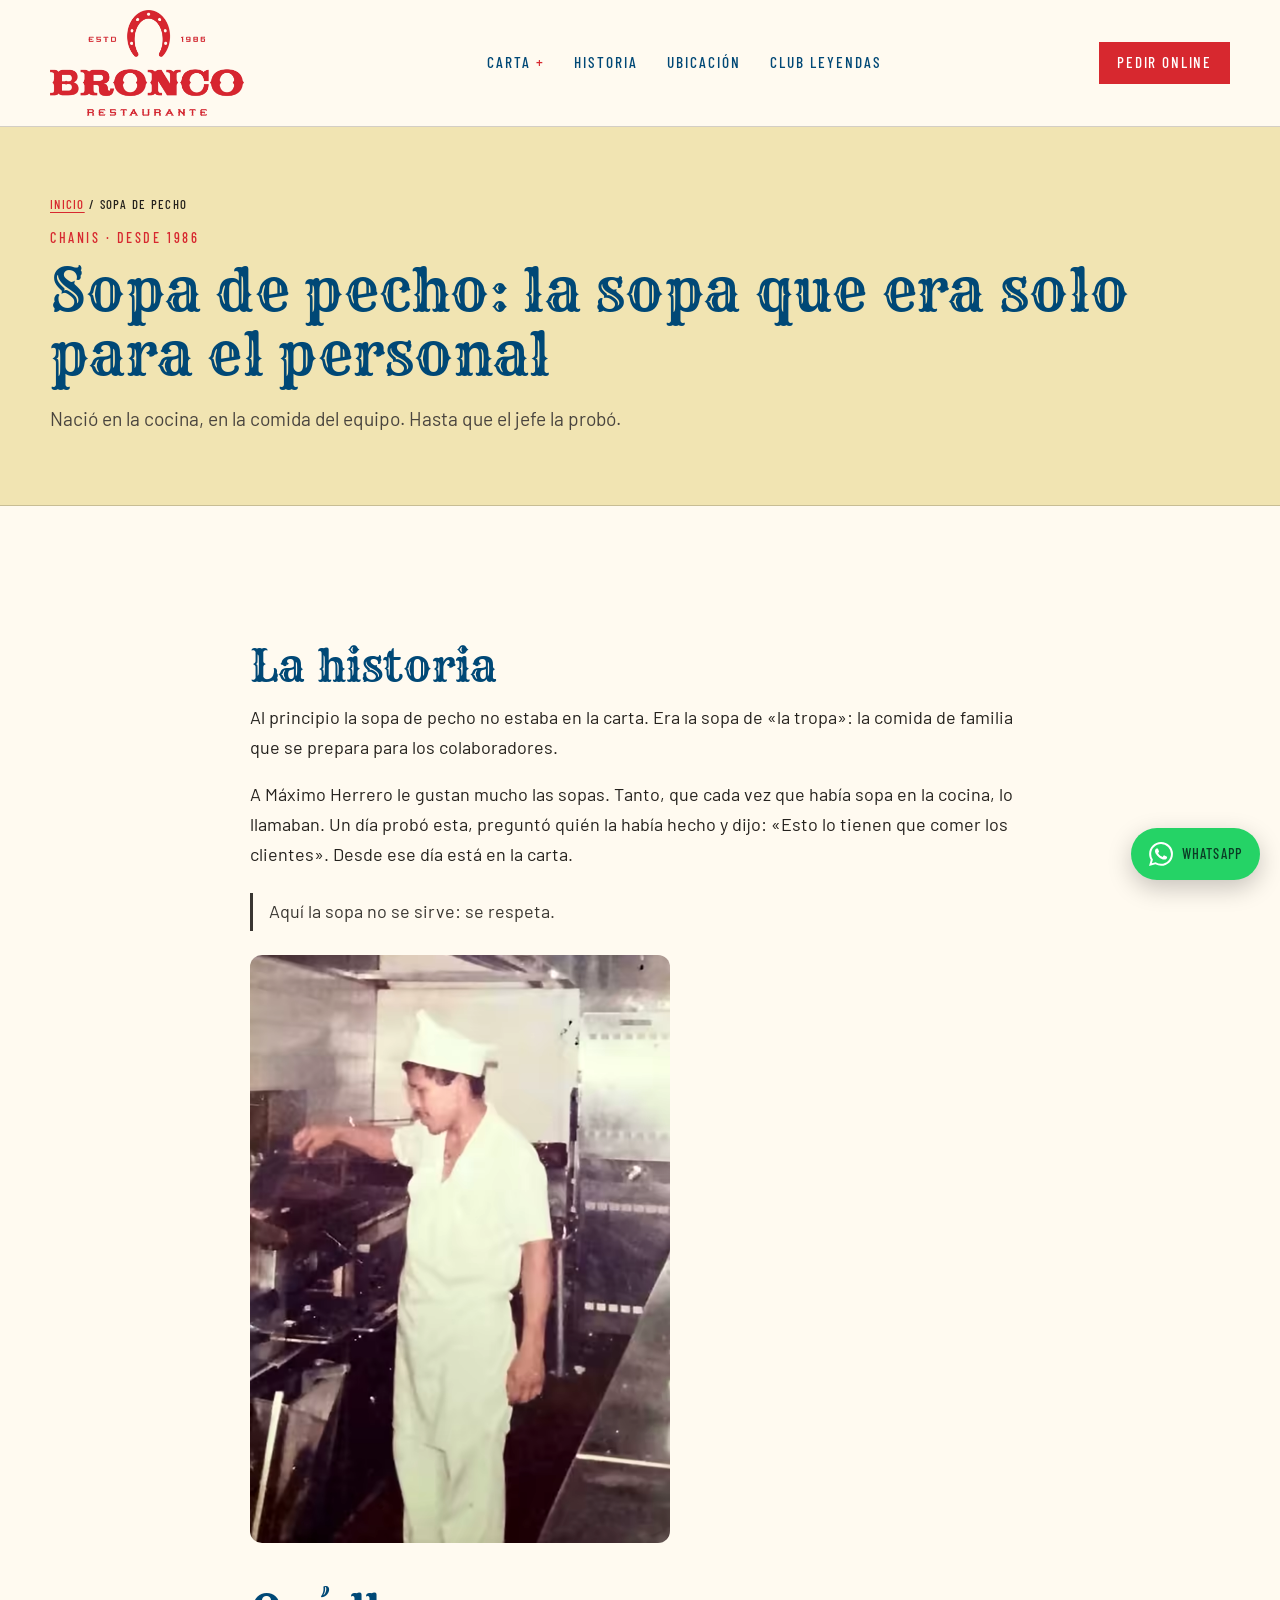
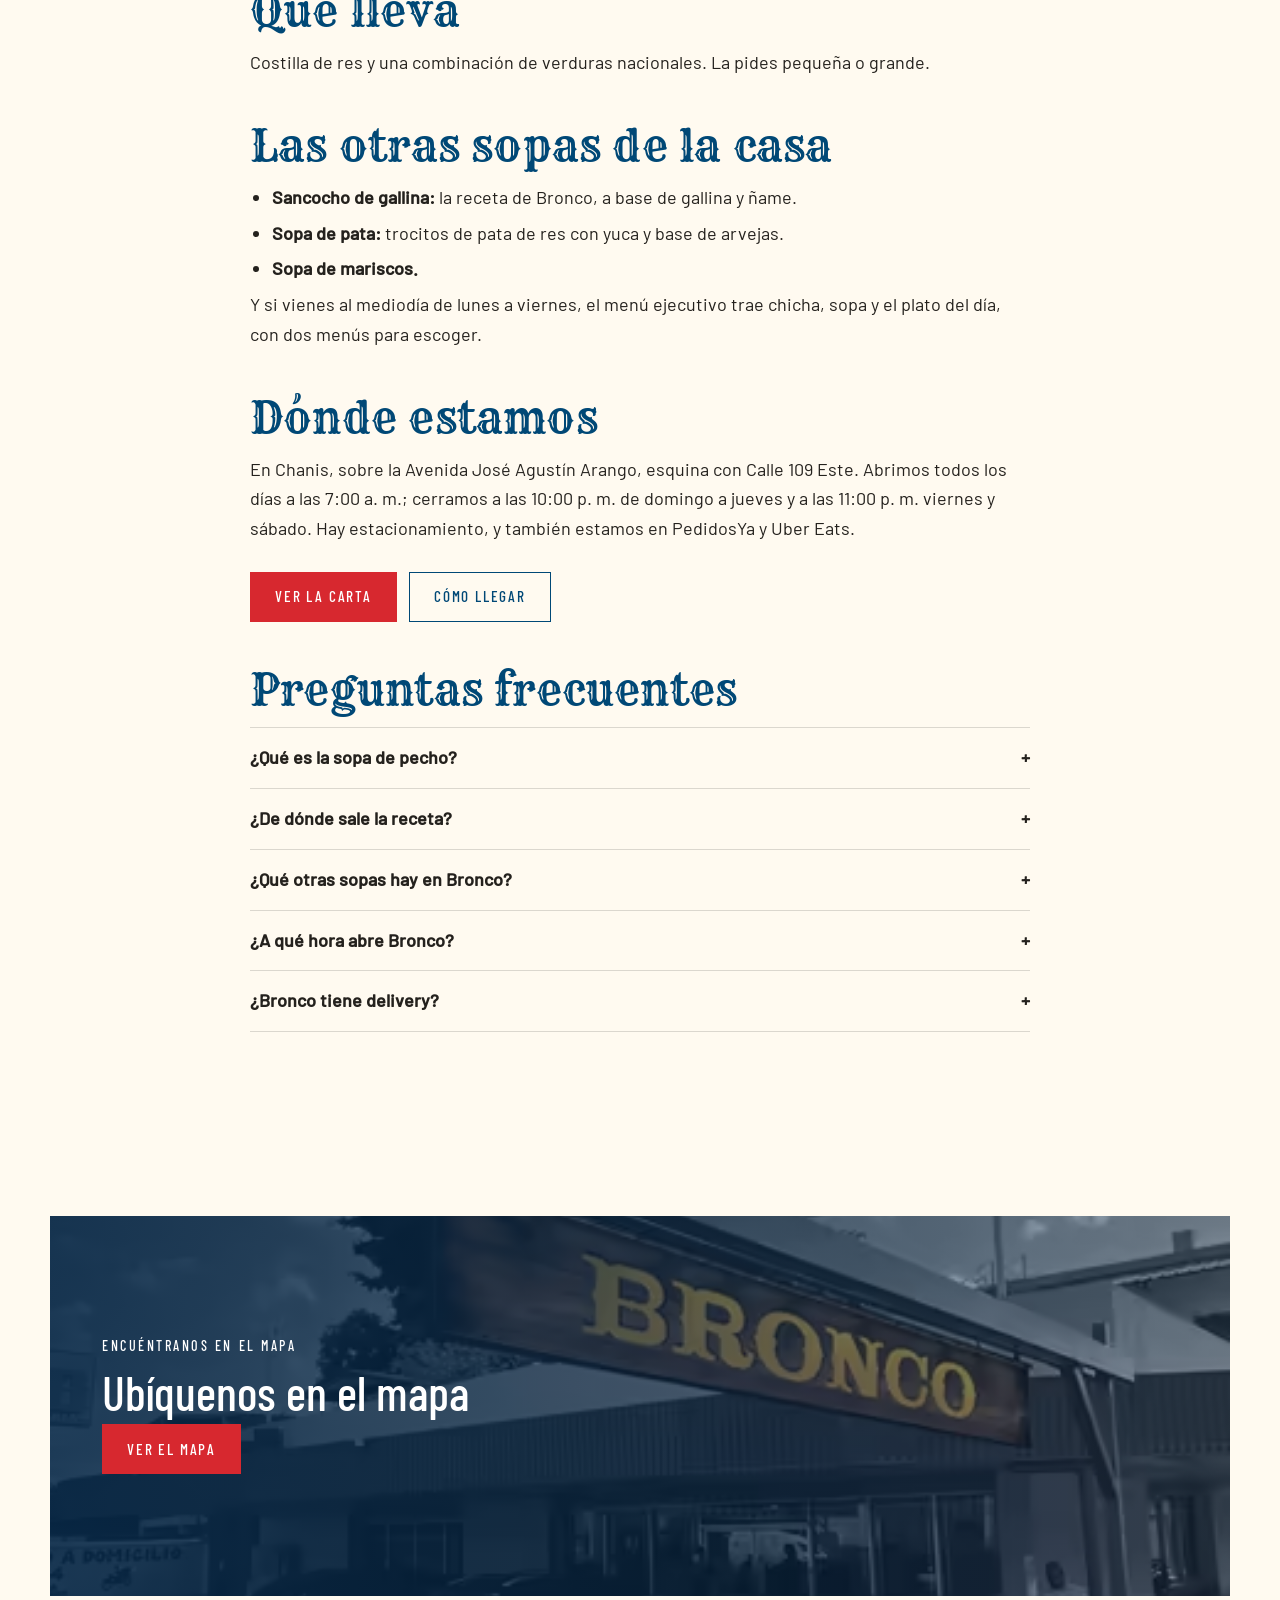
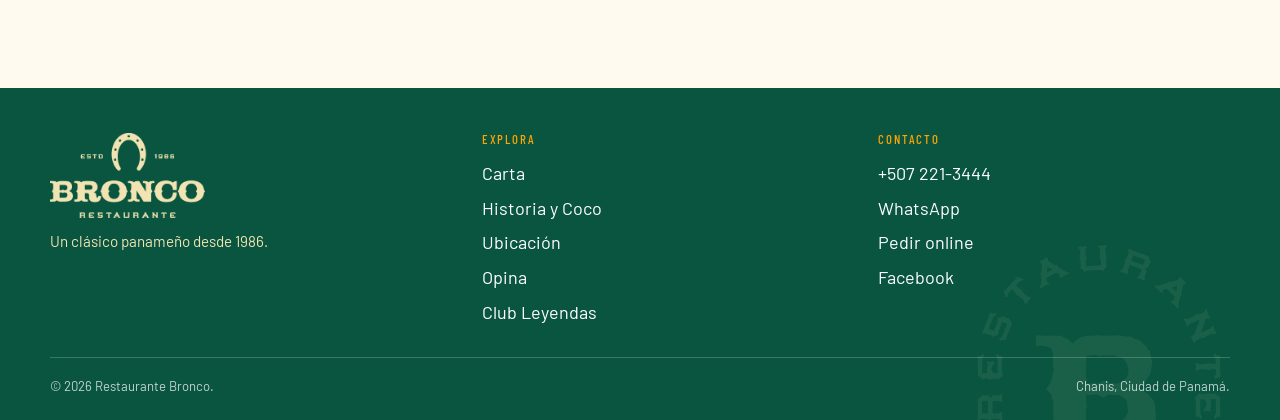
<file: sopa-de-pecho/index.html>
<!doctype html>
<html lang="es">
<head>
  <meta charset="utf-8"><meta name="viewport" content="width=device-width,initial-scale=1">
  <title>Sopa de pecho: la historia de la sopa de Bronco | Chanis</title>
  <meta name="description" content="Nació como la sopa del personal hasta que Máximo Herrero la probó. Costilla de res y verduras nacionales, en Bronco, Chanis, desde las 7:00 a. m.">
  <link rel="canonical" href="https://restaurantebronco.com/sopa-de-pecho/"><meta name="theme-color" content="#d7282f">
  <meta property="og:type" content="article"><meta property="og:locale" content="es_PA"><meta property="og:title" content="Sopa de pecho | Bronco"><meta property="og:description" content="Nació como la sopa del personal hasta que Máximo Herrero la probó. Costilla de res y verduras nacionales, en Bronco, Chanis, desde las 7:00 a. m."><meta property="og:url" content="https://restaurantebronco.com/sopa-de-pecho/"><meta property="og:image" content="https://restaurantebronco.com/assets/images/bronco-cocina-historia-800.webp">
  <meta property="og:image:width" content="1200"><meta property="og:image:height" content="630"><meta name="twitter:card" content="summary_large_image"><meta name="twitter:title" content="Sopa de pecho | Bronco"><meta name="twitter:description" content="Nació como la sopa del personal hasta que Máximo Herrero la probó. Costilla de res y verduras nacionales, en Bronco, Chanis, desde las 7:00 a. m."><meta name="twitter:image" content="https://restaurantebronco.com/assets/images/bronco-cocina-historia-800.webp"><link rel="icon" href="/favicon.ico" sizes="any"><link rel="icon" type="image/png" sizes="32x32" href="/assets/images/favicon.png"><link rel="apple-touch-icon" href="/assets/images/apple-touch-icon.png"><link rel="manifest" href="/site.webmanifest"><link rel="preload" href="/assets/fonts/rye-400-latin.woff2" as="font" type="font/woff2" crossorigin><link rel="stylesheet" href="/assets/style.css">
  <script async src="https://www.googletagmanager.com/gtag/js?id=G-4363RZ4Z4T"></script><script>window.dataLayer=window.dataLayer||[];function gtag(){dataLayer.push(arguments);}gtag('js',new Date());gtag('config','G-4363RZ4Z4T');</script><script type="application/ld+json">{"@context":"https://schema.org","@graph":[{"@type":"Article","@id":"https://restaurantebronco.com/sopa-de-pecho/#article","headline":"Sopa de pecho: la sopa que era solo para el personal","inLanguage":"es-PA","datePublished":"2026-11-06","dateModified":"2026-11-06","mainEntityOfPage":"https://restaurantebronco.com/sopa-de-pecho/","image":"https://restaurantebronco.com/assets/images/bronco-cocina-historia-800.webp","author":{"@id":"https://restaurantebronco.com/#restaurant"},"publisher":{"@id":"https://restaurantebronco.com/#restaurant"}},{"@type":"BreadcrumbList","itemListElement":[{"@type":"ListItem","position":1,"name":"Inicio","item":"https://restaurantebronco.com/"},{"@type":"ListItem","position":2,"name":"Sopa de pecho","item":"https://restaurantebronco.com/sopa-de-pecho/"}]},{"@type":"FAQPage","mainEntity":[{"@type":"Question","name":"¿Qué es la sopa de pecho?","acceptedAnswer":{"@type":"Answer","text":"Una sopa de costilla de res con una combinación de verduras nacionales. En Bronco la pides pequeña o grande."}},{"@type":"Question","name":"¿De dónde sale la receta?","acceptedAnswer":{"@type":"Answer","text":"Nació como la sopa del personal, la comida de familia que se hace para el equipo. Cuando Máximo Herrero la probó, decidió que tenían que comerla los clientes, y desde entonces está en la carta."}},{"@type":"Question","name":"¿Qué otras sopas hay en Bronco?","acceptedAnswer":{"@type":"Answer","text":"Sancocho de gallina, sopa de pata y sopa de mariscos. La sopa también viene incluida en el menú ejecutivo."}},{"@type":"Question","name":"¿A qué hora abre Bronco?","acceptedAnswer":{"@type":"Answer","text":"Todos los días a las 7:00 a. m. Cerramos a las 10:00 p. m. de domingo a jueves y a las 11:00 p. m. viernes y sábado."}},{"@type":"Question","name":"¿Bronco tiene delivery?","acceptedAnswer":{"@type":"Answer","text":"Sí. Puedes pedir Bronco por PedidosYa y Uber Eats."}}]}]}</script>
<style>.gh-art{max-width:780px}.gh-art h2{margin:44px 0 14px}.gh-art h3{margin:28px 0 8px}.gh-art p,.gh-art li{line-height:1.65}.gh-art ul,.gh-art ol{padding-left:1.2em;margin:12px 0 0}.gh-art li{margin:6px 0}.gh-art .gh-note{border-left:3px solid currentColor;padding:4px 0 4px 16px;margin:24px 0;opacity:.9}.gh-art table{width:100%;border-collapse:collapse;margin:16px 0}.gh-art td,.gh-art th{padding:10px 8px;border-bottom:1px solid rgba(0,0,0,.12);text-align:left}.gh-art td:last-child{text-align:right;white-space:nowrap}.gh-links{display:flex;flex-wrap:wrap;gap:12px;margin:28px 0 0}.gh-faq details{border-top:1px solid rgba(0,0,0,.14);padding:16px 0}.gh-faq details:last-of-type{border-bottom:1px solid rgba(0,0,0,.14)}.gh-faq summary{cursor:pointer;font-weight:700;list-style:none;display:flex;justify-content:space-between;gap:16px}.gh-faq summary::-webkit-details-marker{display:none}.gh-faq summary::after{content:"+"}.gh-faq details[open] summary::after{content:"\2013"}.gh-faq details p{margin:10px 0 0}</style>
</head>
<body>
  <a class="skip-link" href="#contenido">Saltar al contenido</a>
  <header class="site-header"><div class="shell header-inner">
    <a class="brand" href="/" aria-label="Bronco, inicio"><img src="/assets/images/logo-bronco-principal.png" width="760" height="415" alt="Restaurante Bronco"></a>
    <button class="nav-toggle" type="button" aria-expanded="false" aria-controls="nav-principal" data-nav-toggle>Menú</button>
    <nav class="site-nav" id="nav-principal" aria-label="Navegación principal" data-site-nav>
      <details data-nav-dropdown><summary>Carta</summary><div class="nav-menu"><a href="/carta/#desayunos">Desayunos</a><a href="/carta/#almuerzo-cena">Almuerzo y cena</a><a href="/carta/#postres">Postres</a><a href="/carta/#bebidas">Bebidas</a></div></details>
      <a href="/#historia">Historia</a><a href="/ubicacion/">Ubicación</a><a href="/club-leyendas/">Club Leyendas</a>
    </nav>
    <a class="button button-primary button-small header-cta" href="https://linktr.ee/broncopanama" target="_blank" rel="noopener">Pedir online</a>
  </div></header>
  <main id="contenido">
    <section class="page-hero"><div class="shell"><p class="breadcrumbs"><a href="/">Inicio</a> / Sopa de pecho</p><p class="eyebrow">Chanis · Desde 1986</p><h1>Sopa de pecho: la sopa que era solo para el personal</h1><p class="lede">Nació en la cocina, en la comida del equipo. Hasta que el jefe la probó.</p></div></section>
    <section class="section"><div class="shell gh-art">
      <h2>La historia</h2>
      <p>Al principio la sopa de pecho no estaba en la carta. Era la sopa de «la tropa»: la comida de familia que se prepara para los colaboradores.</p>
      <p>A Máximo Herrero le gustan mucho las sopas. Tanto, que cada vez que había sopa en la cocina, lo llamaban. Un día probó esta, preguntó quién la había hecho y dijo: «Esto lo tienen que comer los clientes». Desde ese día está en la carta.</p>
      <p class="gh-note">Aquí la sopa no se sirve: se respeta.</p>
      <picture><source type="image/avif" srcset="/assets/images/bronco-cocina-historia-480.avif 480w, /assets/images/bronco-cocina-historia-800.avif 800w" sizes="(max-width: 780px) 92vw, 780px"><img src="/assets/images/bronco-cocina-historia-800.webp" srcset="/assets/images/bronco-cocina-historia-480.webp 480w, /assets/images/bronco-cocina-historia-800.webp 800w" sizes="(max-width: 780px) 92vw, 780px" width="800" height="1120" alt="La cocina de Bronco" loading="lazy" style="width:100%;height:auto;max-width:420px;border-radius:12px"></picture>
      <h2>Qué lleva</h2>
      <p>Costilla de res y una combinación de verduras nacionales. La pides pequeña o grande.</p>
      <h2>Las otras sopas de la casa</h2>
      <ul><li><strong>Sancocho de gallina:</strong> la receta de Bronco, a base de gallina y ñame.</li><li><strong>Sopa de pata:</strong> trocitos de pata de res con yuca y base de arvejas.</li><li><strong>Sopa de mariscos.</strong></li></ul>
      <p>Y si vienes al mediodía de lunes a viernes, el menú ejecutivo trae chicha, sopa y el plato del día, con dos menús para escoger.</p>
      <h2>Dónde estamos</h2>
      <p>En Chanis, sobre la Avenida José Agustín Arango, esquina con Calle 109 Este. Abrimos todos los días a las 7:00 a. m.; cerramos a las 10:00 p. m. de domingo a jueves y a las 11:00 p. m. viernes y sábado. Hay estacionamiento, y también estamos en PedidosYa y Uber Eats.</p>
      <div class="button-row"><a class="button button-primary" href="/carta/">Ver la carta</a><a class="button" href="/ubicacion/">Cómo llegar</a></div>
      <h2>Preguntas frecuentes</h2>
      <div class="gh-faq"><details><summary>¿Qué es la sopa de pecho?</summary><p>Una sopa de costilla de res con una combinación de verduras nacionales. En Bronco la pides pequeña o grande.</p></details><details><summary>¿De dónde sale la receta?</summary><p>Nació como la sopa del personal, la comida de familia que se hace para el equipo. Cuando Máximo Herrero la probó, decidió que tenían que comerla los clientes, y desde entonces está en la carta.</p></details><details><summary>¿Qué otras sopas hay en Bronco?</summary><p>Sancocho de gallina, sopa de pata y sopa de mariscos. La sopa también viene incluida en el menú ejecutivo.</p></details><details><summary>¿A qué hora abre Bronco?</summary><p>Todos los días a las 7:00 a. m. Cerramos a las 10:00 p. m. de domingo a jueves y a las 11:00 p. m. viernes y sábado.</p></details><details><summary>¿Bronco tiene delivery?</summary><p>Sí. Puedes pedir Bronco por PedidosYa y Uber Eats.</p></details></div>
    </div></section>
  </main>
  <section class="section"><div class="shell"><div class="map-shell" data-map-shell data-map-src="https://www.google.com/maps/embed?pb=!1m18!1m12!1m3!1d3940.421992067627!2d-79.48746492602187!3d9.02521368905032!2m3!1f0!2f0!3f0!3m2!1i1024!2i768!4f13.1!3m3!1m2!1s0x8faca9ef05fadd43%3A0xa1c50ce5455637ef!2sRestaurante%20Bronco!5e0!3m2!1ses-419!2spa!4v1790035954663!5m2!1ses-419!2spa"><picture class="map-poster"><source type="image/avif" srcset="/assets/images/bronco-fachada-480.avif 480w, /assets/images/bronco-fachada-800.avif 800w, /assets/images/bronco-fachada-1600.avif 1600w" sizes="(max-width: 680px) 92vw, 480px"/><source type="image/webp" srcset="/assets/images/bronco-fachada-480.webp 480w, /assets/images/bronco-fachada-800.webp 800w, /assets/images/bronco-fachada-1600.webp 1600w" sizes="(max-width: 680px) 92vw, 480px"/><img src="/assets/images/bronco-fachada-800.webp" alt="Fachada de Restaurante Bronco" loading="lazy"/></picture><div class="map-poster-overlay"><p class="eyebrow">Encuéntranos en el mapa</p><h3>Ubíquenos en el mapa</h3><button class="button button-primary" type="button" data-map-load>Ver el mapa</button></div><noscript><a href="https://www.google.com/maps/embed?pb=!1m18!1m12!1m3!1d3940.421992067627!2d-79.48746492602187!3d9.02521368905032!2m3!1f0!2f0!3f0!3m2!1i1024!2i768!4f13.1!3m3!1m2!1s0x8faca9ef05fadd43%3A0xa1c50ce5455637ef!2sRestaurante%20Bronco!5e0!3m2!1ses-419!2spa!4v1790035954663!5m2!1ses-419!2spa">Abrir el mapa en Google Maps</a></noscript></div></div></section><footer class="site-footer"><div class="shell"><div class="footer-grid">
    <div><img class="footer-logo" src="/assets/images/logo-bronco-simplificado-crema.png" width="760" height="415" alt="Bronco Restaurante"><p class="footer-tagline">Un clásico panameño desde 1986.</p></div>
    <div><span class="footer-title">Explora</span><div class="footer-links"><a href="/carta/">Carta</a><a href="/#historia">Historia y Coco</a><a href="/ubicacion/">Ubicación</a><a href="/opina/">Opina</a><a href="/club-leyendas/">Club Leyendas</a></div></div>
    <div><span class="footer-title">Contacto</span><div class="footer-links"><a href="tel:+5072213444">+507 221-3444</a><a href="https://wa.me/50763975964?text=Hola%20Bronco%2C%20quisiera%20informaci%C3%B3n." target="_blank" rel="noopener">WhatsApp</a><a href="https://linktr.ee/broncopanama" target="_blank" rel="noopener">Pedir online</a><a href="https://www.facebook.com/broncopanama/" target="_blank" rel="noopener">Facebook</a></div></div>
  </div><div class="footer-bottom"><span>© 2026 Restaurante Bronco.</span><span>Chanis, Ciudad de Panamá.</span></div></div></footer>
  <a class="whatsapp" href="https://wa.me/50763975964?text=Hola%20Bronco%2C%20quisiera%20informaci%C3%B3n." target="_blank" rel="noopener" aria-label="Escribir a Bronco por WhatsApp"><svg viewBox="0 0 24 24" aria-hidden="true"><path fill="currentColor" d="M17.472 14.382c-.297-.149-1.758-.867-2.03-.967-.273-.099-.471-.148-.67.15-.197.297-.767.966-.94 1.164-.173.199-.347.223-.644.075-.297-.15-1.255-.463-2.39-1.475-.883-.788-1.48-1.761-1.653-2.059-.173-.297-.018-.458.13-.606.134-.133.298-.347.446-.52.149-.174.198-.298.298-.497.099-.198.05-.371-.025-.52-.075-.149-.669-1.612-.916-2.207-.242-.579-.487-.5-.669-.51-.173-.009-.371-.011-.57-.011-.198 0-.52.074-.792.372-.272.297-1.04 1.016-1.04 2.479s1.065 2.875 1.213 3.074c.149.198 2.095 3.2 5.076 4.487.709.306 1.262.489 1.693.625.712.226 1.36.194 1.872.118.571-.085 1.758-.719 2.006-1.413.248-.694.248-1.289.173-1.413-.074-.124-.272-.198-.57-.347m-5.421 7.403h-.004a9.87 9.87 0 0 1-5.031-1.378l-.361-.214-3.741.982.998-3.648-.235-.374a9.86 9.86 0 0 1-1.51-5.26C2.168 6.443 6.603 2.01 12.055 2.01a9.82 9.82 0 0 1 7.02 2.91 9.82 9.82 0 0 1 2.898 7.025c-.002 5.45-4.437 9.884-9.888 9.884m8.413-18.297A11.82 11.82 0 0 0 12.05 0C5.495 0 .16 5.335.157 11.892c0 2.096.547 4.142 1.588 5.945L.057 24l6.305-1.654a11.9 11.9 0 0 0 5.683 1.448h.005c6.554 0 11.89-5.335 11.893-11.893a11.82 11.82 0 0 0-3.48-8.413Z"/></svg><span>WhatsApp</span></a><script src="/assets/site.js" defer></script>
</body></html>
</file>
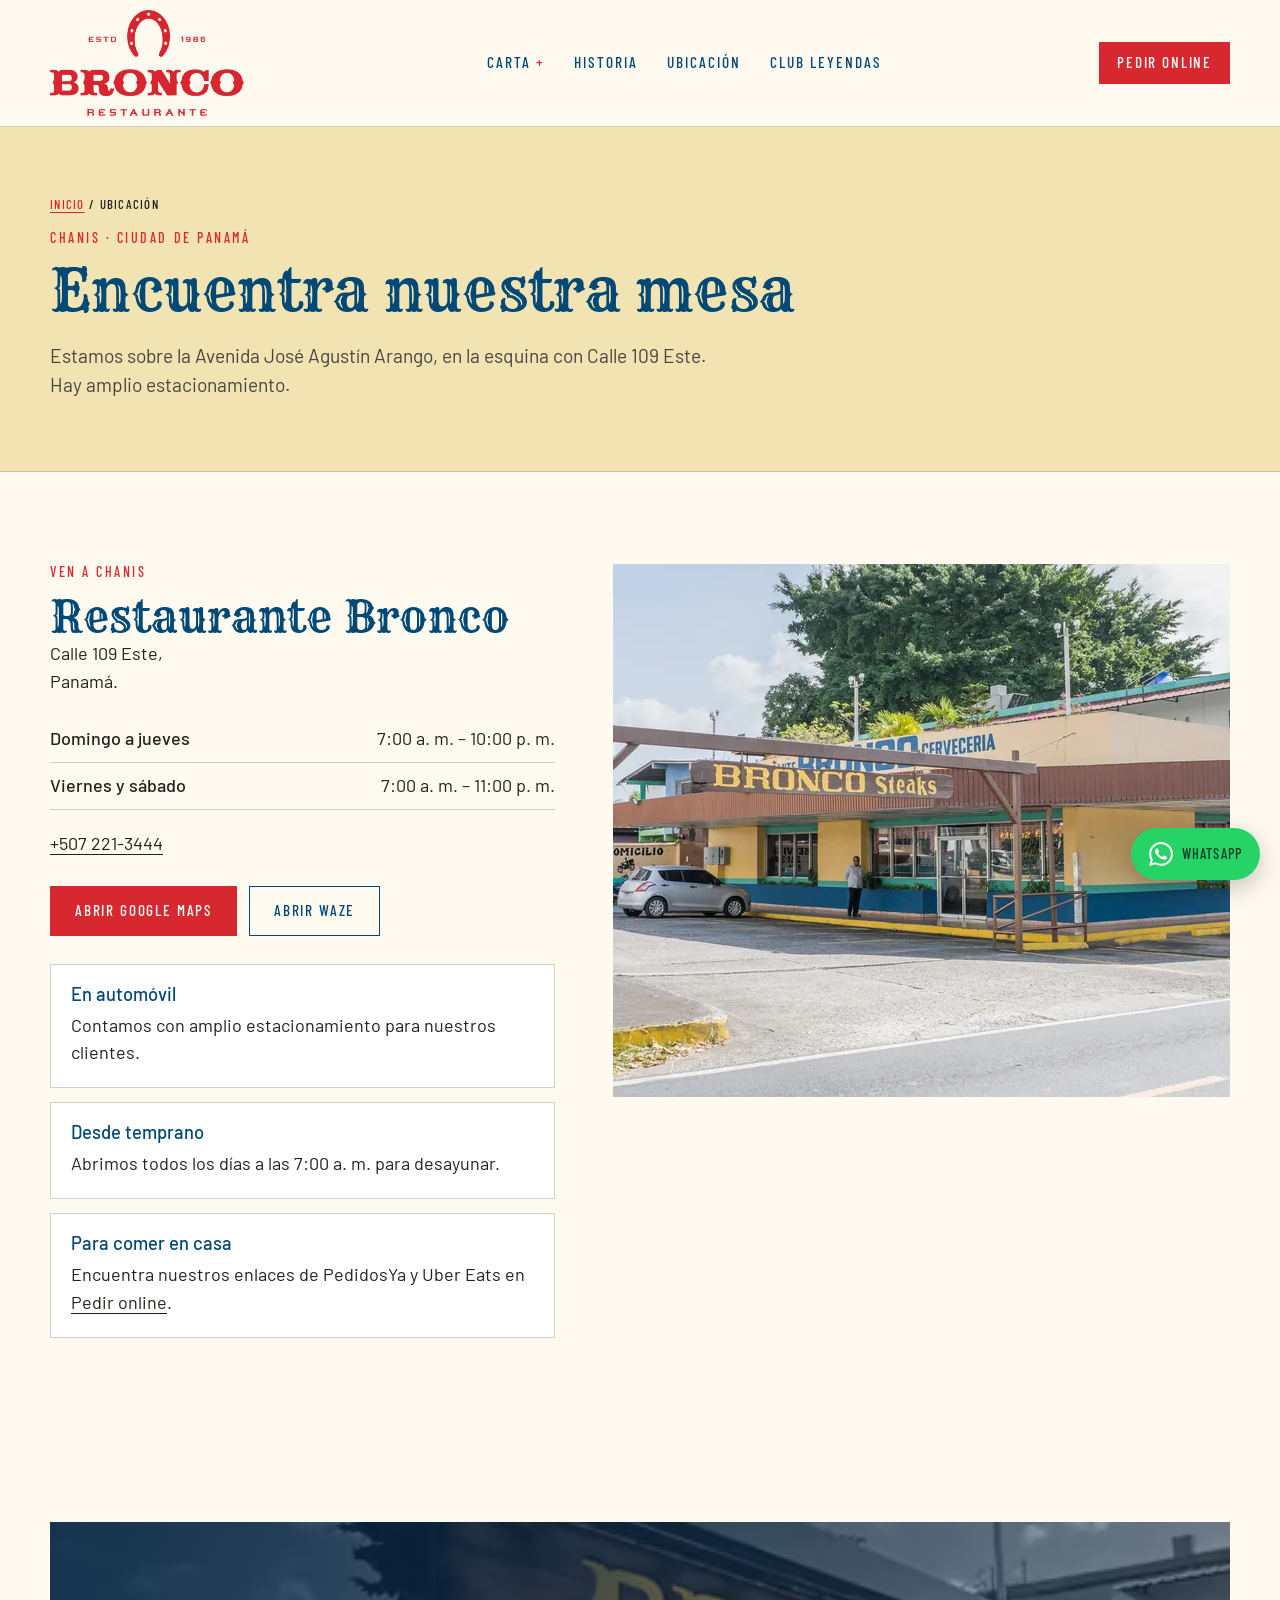
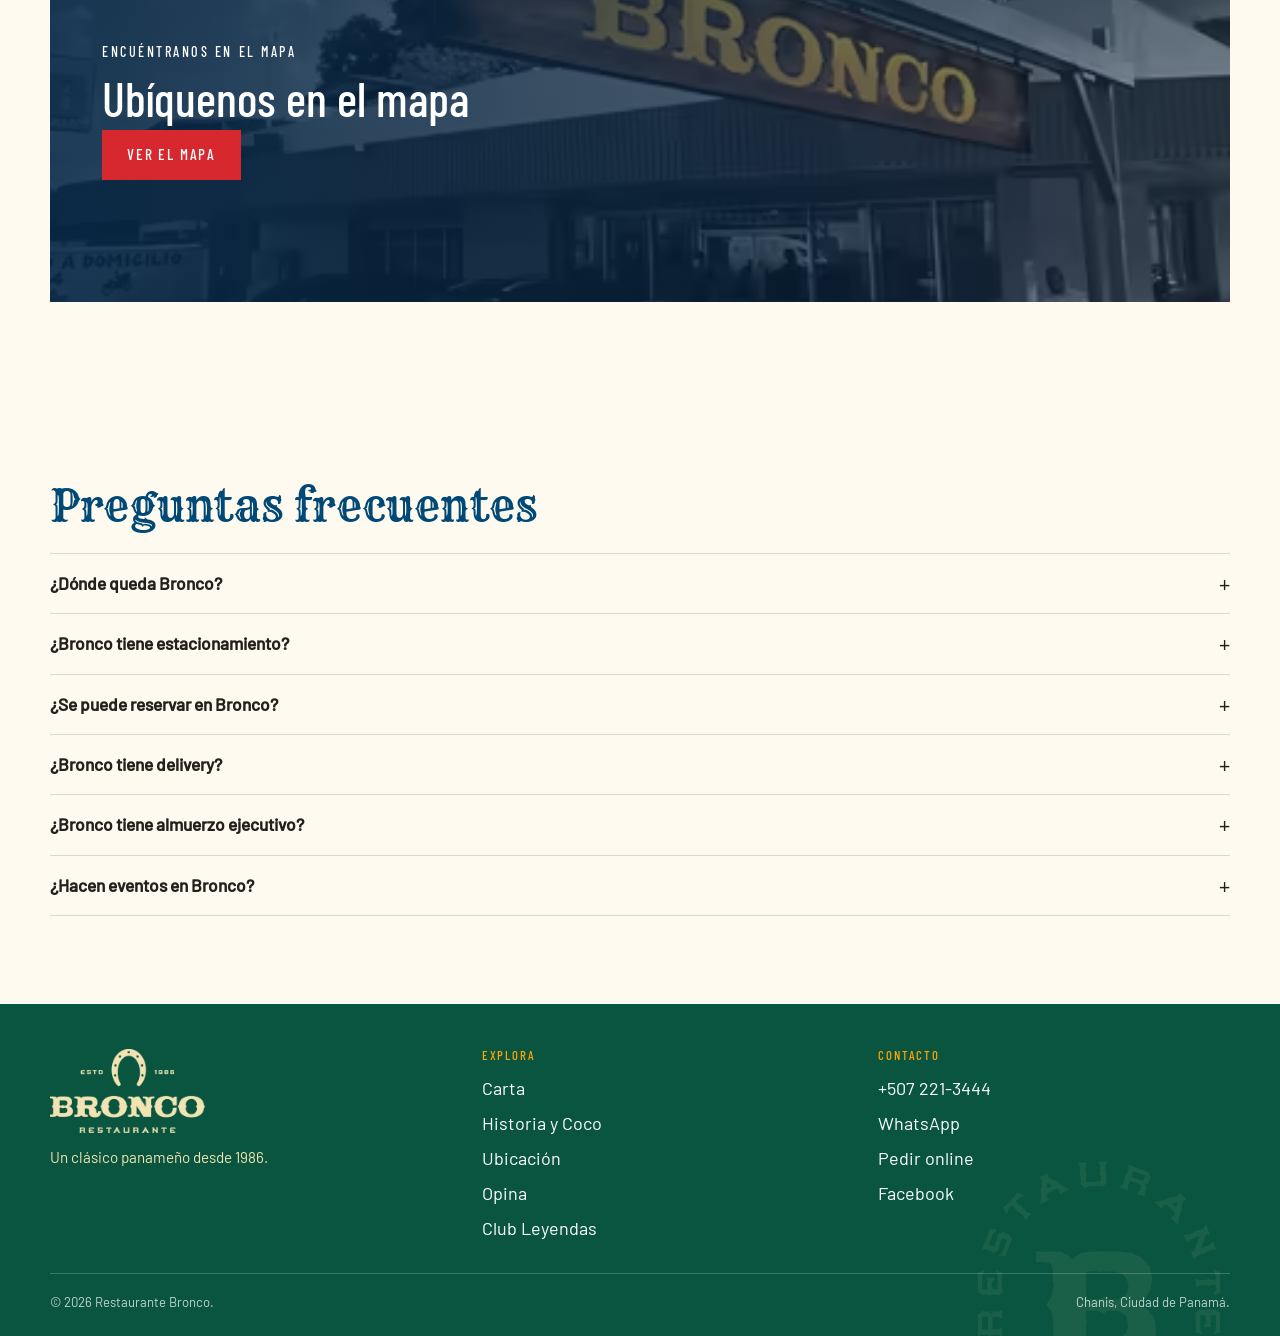
<file: ubicacion/index.html>
<!doctype html>
<html lang="es">
<head>
  <meta charset="utf-8"><meta name="viewport" content="width=device-width,initial-scale=1">
  <title>Ubicación y horarios | Restaurante Bronco en Chanis</title>
  <meta name="description" content="Cómo llegar a Restaurante Bronco en Chanis. Consulte horarios, teléfono, Google Maps, Waze y opciones para pedir online.">
  <link rel="canonical" href="https://restaurantebronco.com/ubicacion/"><meta name="theme-color" content="#d7282f">
  <meta property="og:type" content="website"><meta property="og:locale" content="es_PA"><meta property="og:title" content="Ubicación de Restaurante Bronco"><meta property="og:description" content="Encuentra Bronco en Chanis, Ciudad de Panamá."><meta property="og:url" content="https://restaurantebronco.com/ubicacion/"><meta property="og:image" content="https://restaurantebronco.com/assets/images/og-bronco.jpg">
  <meta property="og:image:width" content="1200"><meta property="og:image:height" content="630"><meta property="og:image:alt" content="Mesa de Bronco con desayuno panameño, carnes y platos para compartir">
  <meta name="twitter:card" content="summary_large_image"><meta name="twitter:title" content="Ubicación de Restaurante Bronco"><meta name="twitter:description" content="Encuentra Bronco en Chanis, Ciudad de Panamá."><meta name="twitter:image" content="https://restaurantebronco.com/assets/images/og-bronco.jpg"><meta name="twitter:image:alt" content="Mesa de Bronco con desayuno panameño, carnes y platos para compartir">
  <link rel="icon" href="/favicon.ico" sizes="any"><link rel="icon" type="image/png" sizes="32x32" href="/assets/images/favicon.png"><link rel="apple-touch-icon" href="/assets/images/apple-touch-icon.png"><link rel="manifest" href="/site.webmanifest"><link rel="preload" href="/assets/fonts/rye-400-latin.woff2" as="font" type="font/woff2" crossorigin><link rel="stylesheet" href="/assets/style.css">
  <script type="application/ld+json">
  {"@context":"https://schema.org","@graph":[
    {"@type":"Restaurant","@id":"https://restaurantebronco.com/#restaurant","name":"Restaurante Bronco","url":"https://restaurantebronco.com/","telephone":"+507 221-3444","servesCuisine":["Panameña","Desayunos"],"address":{"@type":"PostalAddress","streetAddress":"Calle 109 Este","addressLocality":"Panamá","addressCountry":"PA"},"geo":{"@type":"GeoCoordinates","latitude":9.02522,"longitude":-79.48493},"hasMap":"https://www.google.com/maps/search/?api=1&query=Restaurante+Bronco+Steaks+Chanis+Panama","openingHoursSpecification":[{"@type":"OpeningHoursSpecification","dayOfWeek":["Monday","Tuesday","Wednesday","Thursday","Sunday"],"opens":"07:00","closes":"22:00"},{"@type":"OpeningHoursSpecification","dayOfWeek":["Friday","Saturday"],"opens":"07:00","closes":"23:00"}]},
    {"@type":"BreadcrumbList","itemListElement":[{"@type":"ListItem","position":1,"name":"Inicio","item":"https://restaurantebronco.com/"},{"@type":"ListItem","position":2,"name":"Ubicación","item":"https://restaurantebronco.com/ubicacion/"}]}
  ]}</script>
<script async src="https://www.googletagmanager.com/gtag/js?id=G-4363RZ4Z4T"></script><script>window.dataLayer=window.dataLayer||[];function gtag(){dataLayer.push(arguments);}gtag('js',new Date());gtag('config','G-4363RZ4Z4T');</script></head>
<body>
  <a class="skip-link" href="#contenido">Saltar al contenido</a>
  <header class="site-header"><div class="shell header-inner">
    <a class="brand" href="/" aria-label="Bronco, inicio"><img src="/assets/images/logo-bronco-principal.png" width="760" height="415" alt="Restaurante Bronco"></a>
    <button class="nav-toggle" type="button" aria-expanded="false" aria-controls="nav-principal" data-nav-toggle>Menú</button>
    <nav class="site-nav" id="nav-principal" aria-label="Navegación principal" data-site-nav>
      <details data-nav-dropdown><summary>Carta</summary><div class="nav-menu"><a href="/carta/#desayunos">Desayunos</a><a href="/carta/#almuerzo-cena">Almuerzo y cena</a><a href="/carta/#postres">Postres</a><a href="/carta/#bebidas">Bebidas</a></div></details>
      <a href="/#historia">Historia</a><a href="/ubicacion/" aria-current="page">Ubicación</a><a href="/club-leyendas/">Club Leyendas</a>
    </nav>
    <a class="button button-primary button-small header-cta" href="https://linktr.ee/broncopanama" target="_blank" rel="noopener">Pedir online</a>
  </div></header>
  <main id="contenido">
    <section class="page-hero"><div class="shell"><p class="breadcrumbs"><a href="/">Inicio</a> / Ubicación</p><p class="eyebrow">Chanis · Ciudad de Panamá</p><h1>Encuentra nuestra mesa</h1><p class="lede">Estamos sobre la Avenida José Agustín Arango, en la esquina con Calle 109 Este. Hay amplio estacionamiento.</p></div></section>
    <section class="section"><div class="shell location-page-grid">
      <div>
        <p class="eyebrow">Ven a Chanis</p><h2>Restaurante Bronco</h2>
        <address class="address">Calle 109 Este,<br>Panamá.</address>
        <ul class="hours"><li><strong>Domingo a jueves</strong><span>7:00 a. m. – 10:00 p. m.</span></li><li><strong>Viernes y sábado</strong><span>7:00 a. m. – 11:00 p. m.</span></li></ul>
        <p><a href="tel:+5072213444">+507 221-3444</a></p>
        <div class="button-row"><a class="button button-primary" href="https://www.google.com/maps/search/?api=1&query=Restaurante+Bronco+Steaks+Chanis+Panama" target="_blank" rel="noopener">Abrir Google Maps</a><a class="button" href="https://www.waze.com/ul?q=Restaurante%20Bronco%20Steaks%20Chanis%20Panama&navigate=yes" target="_blank" rel="noopener">Abrir Waze</a></div>
        <div class="location-cards">
          <article class="location-card"><h3>En automóvil</h3><p>Contamos con amplio estacionamiento para nuestros clientes.</p></article>
          <article class="location-card"><h3>Desde temprano</h3><p>Abrimos todos los días a las 7:00 a. m. para desayunar.</p></article>
          <article class="location-card"><h3>Para comer en casa</h3><p>Encuentra nuestros enlaces de PedidosYa y Uber Eats en <a href="https://linktr.ee/broncopanama" target="_blank" rel="noopener">Pedir online</a>.</p></article>
        </div>
      </div>
      <div class="location-page-media">
        <picture>
          <img src="/assets/images/restaurante-bronco-chanis-fachada-800.webp" srcset="/assets/images/restaurante-bronco-chanis-fachada-800.webp 800w, /assets/images/restaurante-bronco-chanis-fachada-1600.webp 1600w" sizes="(max-width:820px) 100vw, 52vw" width="800" height="533" alt="Fachada y estacionamiento de Restaurante Bronco en Chanis, Ciudad de Panamá" decoding="async" style="filter:none">
        </picture>
      </div>
    </div></section>
  </main>
  <section class="section"><div class="shell"><div class="map-shell" data-map-shell data-map-src="https://www.google.com/maps/embed?pb=!1m18!1m12!1m3!1d3940.421992067627!2d-79.48746492602187!3d9.02521368905032!2m3!1f0!2f0!3f0!3m2!1i1024!2i768!4f13.1!3m3!1m2!1s0x8faca9ef05fadd43%3A0xa1c50ce5455637ef!2sRestaurante%20Bronco!5e0!3m2!1ses-419!2spa!4v1790035954663!5m2!1ses-419!2spa"><picture class="map-poster"><source type="image/avif" srcset="/assets/images/bronco-fachada-480.avif 480w, /assets/images/bronco-fachada-800.avif 800w, /assets/images/bronco-fachada-1600.avif 1600w" sizes="(max-width: 680px) 92vw, 480px"/><source type="image/webp" srcset="/assets/images/bronco-fachada-480.webp 480w, /assets/images/bronco-fachada-800.webp 800w, /assets/images/bronco-fachada-1600.webp 1600w" sizes="(max-width: 680px) 92vw, 480px"/><img src="/assets/images/bronco-fachada-800.webp" alt="Fachada de Restaurante Bronco" loading="lazy"/></picture><div class="map-poster-overlay"><p class="eyebrow">Encuéntranos en el mapa</p><h3>Ubíquenos en el mapa</h3><button class="button button-primary" type="button" data-map-load>Ver el mapa</button></div><noscript><a href="https://www.google.com/maps/embed?pb=!1m18!1m12!1m3!1d3940.421992067627!2d-79.48746492602187!3d9.02521368905032!2m3!1f0!2f0!3f0!3m2!1i1024!2i768!4f13.1!3m3!1m2!1s0x8faca9ef05fadd43%3A0xa1c50ce5455637ef!2sRestaurante%20Bronco!5e0!3m2!1ses-419!2spa!4v1790035954663!5m2!1ses-419!2spa">Abrir el mapa en Google Maps</a></noscript></div></div></section><style>.faq-gh{padding:clamp(48px,7vw,88px) 0}.faq-gh h2{margin:0 0 24px}.faq-gh details{border-top:1px solid rgba(0,0,0,.14);padding:18px 0}.faq-gh details:last-of-type{border-bottom:1px solid rgba(0,0,0,.14)}.faq-gh summary{cursor:pointer;font-weight:700;font-size:1.08rem;line-height:1.35;list-style:none;display:flex;justify-content:space-between;gap:20px}.faq-gh summary::-webkit-details-marker{display:none}.faq-gh summary::after{content:"+";font-weight:400;font-size:1.4rem;line-height:1}.faq-gh details[open] summary::after{content:"\2013"}.faq-gh details p{margin:12px 0 0;max-width:780px}</style><section class="faq-gh" id="preguntas-frecuentes" aria-labelledby="faq-title"><div class="shell"><h2 id="faq-title">Preguntas frecuentes</h2><details><summary>¿Dónde queda Bronco?</summary><p>En Chanis, Ciudad de Panamá: sobre la Avenida José Agustín Arango, en la esquina con la Calle 109 Este.</p></details><details><summary>¿Bronco tiene estacionamiento?</summary><p>Sí. Tenemos amplio estacionamiento en el local para nuestros clientes.</p></details><details><summary>¿Se puede reservar en Bronco?</summary><p>Por lo general no tomamos reservas. Si es para una ocasión especial, escríbenos por WhatsApp al +507 6397-5964. <a href="https://wa.me/50763975964" target="_blank" rel="noopener">Escribir por WhatsApp</a></p></details><details><summary>¿Bronco tiene delivery?</summary><p>Sí. Puedes pedir Bronco por PedidosYa y Uber Eats. <a href="https://linktr.ee/broncopanama" target="_blank" rel="noopener">Pedir online</a></p></details><details><summary>¿Bronco tiene almuerzo ejecutivo?</summary><p>Sí. De lunes a viernes al mediodía, el almuerzo ejecutivo trae chicha, sopa y plato del día, con dos menús para escoger.</p></details><details><summary>¿Hacen eventos en Bronco?</summary><p>Sí. Tenemos un salón semicerrado para eventos, con menús especiales para este tipo de celebraciones.</p></details></div><script type="application/ld+json">{"@context":"https://schema.org","@type":"FAQPage","mainEntity":[{"@type":"Question","name":"¿Dónde queda Bronco?","acceptedAnswer":{"@type":"Answer","text":"En Chanis, Ciudad de Panamá: sobre la Avenida José Agustín Arango, en la esquina con la Calle 109 Este."}},{"@type":"Question","name":"¿Bronco tiene estacionamiento?","acceptedAnswer":{"@type":"Answer","text":"Sí. Tenemos amplio estacionamiento en el local para nuestros clientes."}},{"@type":"Question","name":"¿Se puede reservar en Bronco?","acceptedAnswer":{"@type":"Answer","text":"Por lo general no tomamos reservas. Si es para una ocasión especial, escríbenos por WhatsApp al +507 6397-5964."}},{"@type":"Question","name":"¿Bronco tiene delivery?","acceptedAnswer":{"@type":"Answer","text":"Sí. Puedes pedir Bronco por PedidosYa y Uber Eats."}},{"@type":"Question","name":"¿Bronco tiene almuerzo ejecutivo?","acceptedAnswer":{"@type":"Answer","text":"Sí. De lunes a viernes al mediodía, el almuerzo ejecutivo trae chicha, sopa y plato del día, con dos menús para escoger."}},{"@type":"Question","name":"¿Hacen eventos en Bronco?","acceptedAnswer":{"@type":"Answer","text":"Sí. Tenemos un salón semicerrado para eventos, con menús especiales para este tipo de celebraciones."}}]}</script></section>
<footer class="site-footer"><div class="shell"><div class="footer-grid">
    <div><img class="footer-logo" src="/assets/images/logo-bronco-simplificado-crema.png" width="760" height="415" alt="Bronco Restaurante"><p class="footer-tagline">Un clásico panameño desde 1986.</p></div>
    <div><span class="footer-title">Explora</span><div class="footer-links"><a href="/carta/">Carta</a><a href="/#historia">Historia y Coco</a><a href="/ubicacion/">Ubicación</a><a href="/opina/">Opina</a><a href="/club-leyendas/">Club Leyendas</a></div></div>
    <div><span class="footer-title">Contacto</span><div class="footer-links"><a href="tel:+5072213444">+507 221-3444</a><a href="https://wa.me/50763975964?text=Hola%20Bronco%2C%20quisiera%20informaci%C3%B3n." target="_blank" rel="noopener">WhatsApp</a><a href="https://linktr.ee/broncopanama" target="_blank" rel="noopener">Pedir online</a><a href="https://www.facebook.com/broncopanama/" target="_blank" rel="noopener">Facebook</a></div></div>
  </div><div class="footer-bottom"><span>© 2026 Restaurante Bronco.</span><span>Chanis, Ciudad de Panamá.</span></div></div></footer>
  <a class="whatsapp" href="https://wa.me/50763975964?text=Hola%20Bronco%2C%20quisiera%20informaci%C3%B3n." target="_blank" rel="noopener" aria-label="Escribir a Bronco por WhatsApp"><svg viewBox="0 0 24 24" aria-hidden="true"><path fill="currentColor" d="M17.472 14.382c-.297-.149-1.758-.867-2.03-.967-.273-.099-.471-.148-.67.15-.197.297-.767.966-.94 1.164-.173.199-.347.223-.644.075-.297-.15-1.255-.463-2.39-1.475-.883-.788-1.48-1.761-1.653-2.059-.173-.297-.018-.458.13-.606.134-.133.298-.347.446-.52.149-.174.198-.298.298-.497.099-.198.05-.371-.025-.52-.075-.149-.669-1.612-.916-2.207-.242-.579-.487-.5-.669-.51-.173-.009-.371-.011-.57-.011-.198 0-.52.074-.792.372-.272.297-1.04 1.016-1.04 2.479s1.065 2.875 1.213 3.074c.149.198 2.095 3.2 5.076 4.487.709.306 1.262.489 1.693.625.712.226 1.36.194 1.872.118.571-.085 1.758-.719 2.006-1.413.248-.694.248-1.289.173-1.413-.074-.124-.272-.198-.57-.347m-5.421 7.403h-.004a9.87 9.87 0 0 1-5.031-1.378l-.361-.214-3.741.982.998-3.648-.235-.374a9.86 9.86 0 0 1-1.51-5.26C2.168 6.443 6.603 2.01 12.055 2.01a9.82 9.82 0 0 1 7.02 2.91 9.82 9.82 0 0 1 2.898 7.025c-.002 5.45-4.437 9.884-9.888 9.884m8.413-18.297A11.82 11.82 0 0 0 12.05 0C5.495 0 .16 5.335.157 11.892c0 2.096.547 4.142 1.588 5.945L.057 24l6.305-1.654a11.9 11.9 0 0 0 5.683 1.448h.005c6.554 0 11.89-5.335 11.893-11.893a11.82 11.82 0 0 0-3.48-8.413Z"/></svg><span>WhatsApp</span></a><script src="/assets/site.js" defer></script>
</body></html>
</file>
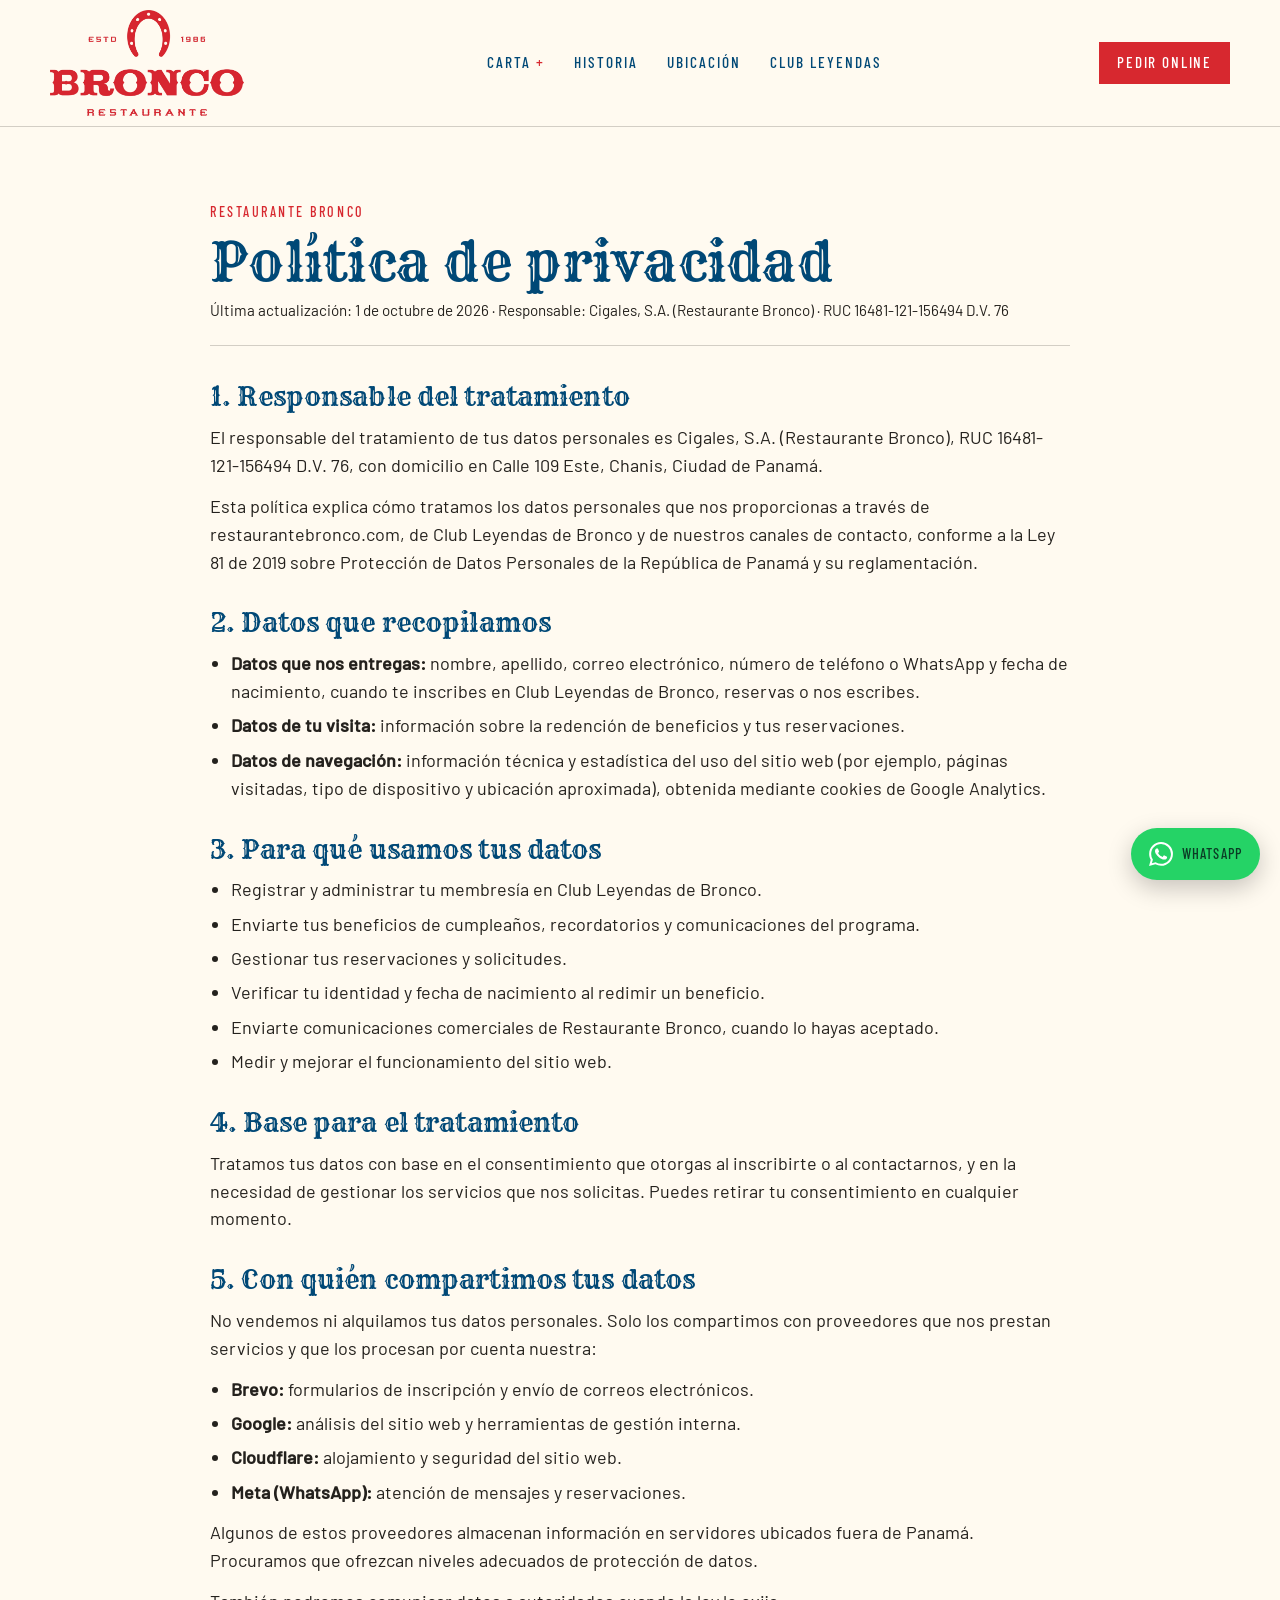
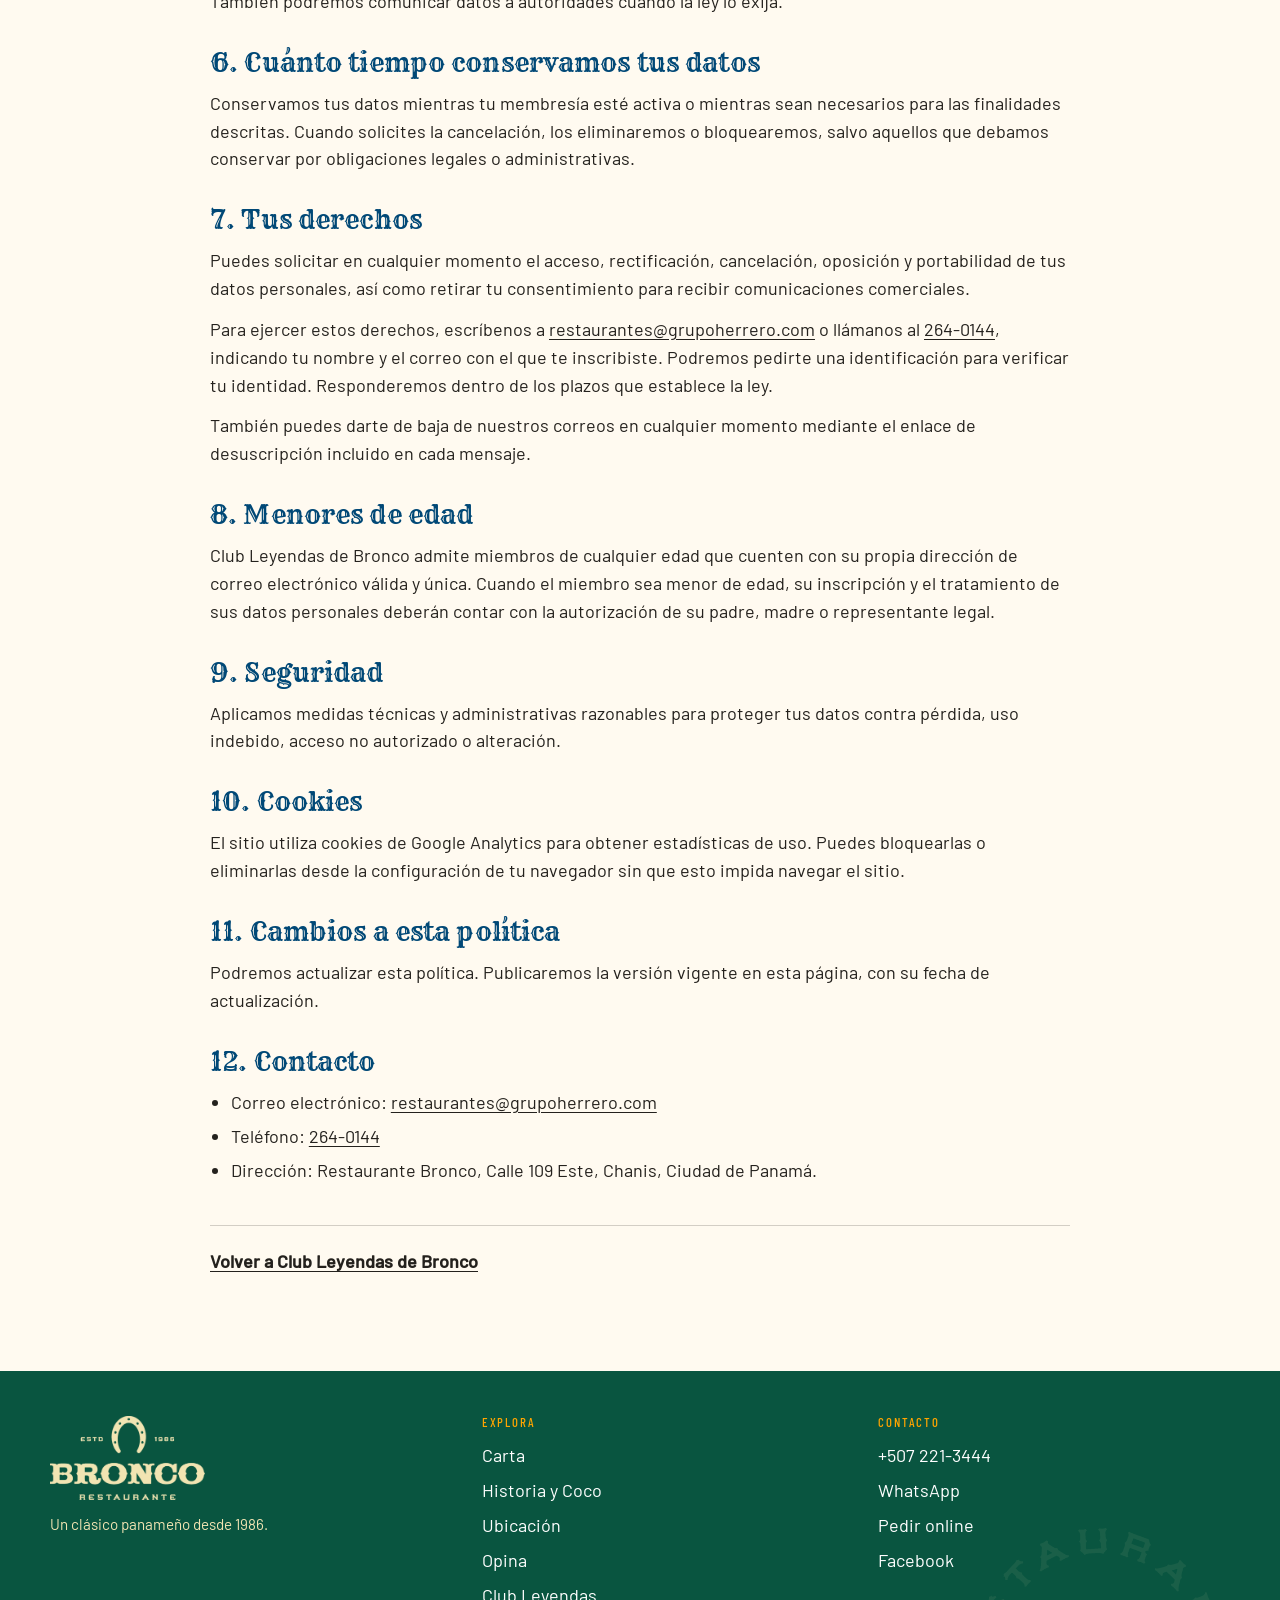
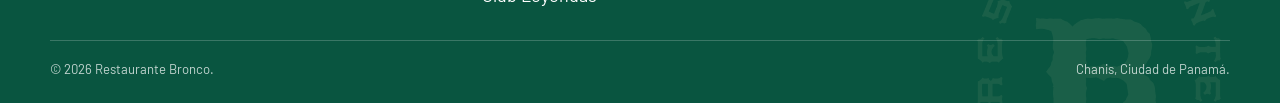
<file: club-leyendas/privacidad/index.html>
<!doctype html>
<html lang="es">
<head>
  <meta charset="utf-8">
  <meta name="viewport" content="width=device-width,initial-scale=1">
  <title>Política de privacidad | Restaurante Bronco</title>
  <meta name="description" content="Cómo Restaurante Bronco trata tus datos personales, conforme a la Ley 81 de 2019 de la República de Panamá.">
  <meta name="robots" content="index,follow">
  <link rel="canonical" href="https://restaurantebronco.com/club-leyendas/privacidad/">
  <meta name="theme-color" content="#d7282f">
  <meta property="og:type" content="website">
  <meta property="og:locale" content="es_PA">
  <meta property="og:title" content="Política de privacidad | Restaurante Bronco">
  <meta property="og:description" content="Cómo Restaurante Bronco trata tus datos personales, conforme a la Ley 81 de 2019 de la República de Panamá.">
  <meta property="og:url" content="https://restaurantebronco.com/club-leyendas/privacidad/">
  <meta property="og:image" content="https://restaurantebronco.com/assets/images/og-bronco.jpg">
  <meta property="og:image:width" content="1200">
  <meta property="og:image:height" content="630">
  <meta property="og:image:alt" content="Mesa de Bronco con platos para compartir">
  <meta name="twitter:card" content="summary_large_image">
  <meta name="twitter:title" content="Política de privacidad | Restaurante Bronco">
  <meta name="twitter:description" content="Cómo Restaurante Bronco trata tus datos personales, conforme a la Ley 81 de 2019 de la República de Panamá.">
  <meta name="twitter:image" content="https://restaurantebronco.com/assets/images/og-bronco.jpg">
  <link rel="icon" href="/favicon.ico" sizes="any">
  <link rel="icon" type="image/png" sizes="32x32" href="/assets/images/favicon.png">
  <link rel="apple-touch-icon" href="/assets/images/apple-touch-icon.png">
  <link rel="manifest" href="/site.webmanifest">
  <link rel="preload" href="/assets/fonts/barlow-400-latin.woff2" as="font" type="font/woff2" crossorigin>
  <link rel="preload" href="/assets/fonts/rye-400-latin.woff2" as="font" type="font/woff2" crossorigin>
  <link rel="stylesheet" href="/assets/style.css">
  <link rel="stylesheet" href="/club-leyendas/club.css?v=1">
<script>window.dataLayer=window.dataLayer||[];function gtag(){dataLayer.push(arguments);}gtag('js',new Date());gtag('config','G-4363RZ4Z4T');window.addEventListener('load',function(){var s=document.createElement('script');s.async=true;s.src='https://www.googletagmanager.com/gtag/js?id=G-4363RZ4Z4T';document.head.appendChild(s);});</script>
</head>
<body>
  <a class="skip-link" href="#contenido">Saltar al contenido</a>
  <header class="site-header">
    <div class="shell header-inner">
      <a class="brand" href="/" aria-label="Bronco, inicio"><img src="/assets/images/logo-bronco-principal.png" width="760" height="415" alt="Restaurante Bronco"></a>
      <button class="nav-toggle" type="button" aria-expanded="false" aria-controls="nav-principal" data-nav-toggle>Menú</button>
      <nav class="site-nav" id="nav-principal" aria-label="Navegación principal" data-site-nav>
        <details data-nav-dropdown>
          <summary>Carta</summary>
          <div class="nav-menu"><a href="/carta/#desayunos">Desayunos</a><a href="/carta/#almuerzo-cena">Almuerzo y cena</a><a href="/carta/#postres">Postres</a><a href="/carta/#bebidas">Bebidas</a></div>
        </details>
        <a href="/#historia">Historia</a>
        <a href="/ubicacion/">Ubicación</a>
        <a href="/club-leyendas/">Club Leyendas</a>
      </nav>
      <a class="button button-primary button-small header-cta" href="https://linktr.ee/broncopanama" target="_blank" rel="noopener">Pedir online</a>
    </div>
  </header>

  <main id="contenido">
    <section class="legal-page"><div class="shell legal-shell">
      <p class="eyebrow">Restaurante Bronco</p>
      <h1>Política de privacidad</h1>
      <p class="legal-meta">Última actualización: 1 de octubre de 2026 · Responsable: Cigales, S.A. (Restaurante Bronco) · RUC 16481-121-156494 D.V. 76</p>

      <section class="legal-block"><h2>1. Responsable del tratamiento</h2>
      <p>El responsable del tratamiento de tus datos personales es Cigales, S.A. (Restaurante Bronco), RUC 16481-121-156494 D.V. 76, con domicilio en Calle 109 Este, Chanis, Ciudad de Panamá.</p>
      <p>Esta política explica cómo tratamos los datos personales que nos proporcionas a través de restaurantebronco.com, de Club Leyendas de Bronco y de nuestros canales de contacto, conforme a la Ley 81 de 2019 sobre Protección de Datos Personales de la República de Panamá y su reglamentación.</p></section>

      <section class="legal-block"><h2>2. Datos que recopilamos</h2>
      <ul><li><strong>Datos que nos entregas:</strong> nombre, apellido, correo electrónico, número de teléfono o WhatsApp y fecha de nacimiento, cuando te inscribes en Club Leyendas de Bronco, reservas o nos escribes.</li>
      <li><strong>Datos de tu visita:</strong> información sobre la redención de beneficios y tus reservaciones.</li>
      <li><strong>Datos de navegación:</strong> información técnica y estadística del uso del sitio web (por ejemplo, páginas visitadas, tipo de dispositivo y ubicación aproximada), obtenida mediante cookies de Google Analytics.</li></ul></section>

      <section class="legal-block"><h2>3. Para qué usamos tus datos</h2>
      <ul><li>Registrar y administrar tu membresía en Club Leyendas de Bronco.</li>
      <li>Enviarte tus beneficios de cumpleaños, recordatorios y comunicaciones del programa.</li>
      <li>Gestionar tus reservaciones y solicitudes.</li>
      <li>Verificar tu identidad y fecha de nacimiento al redimir un beneficio.</li>
      <li>Enviarte comunicaciones comerciales de Restaurante Bronco, cuando lo hayas aceptado.</li>
      <li>Medir y mejorar el funcionamiento del sitio web.</li></ul></section>

      <section class="legal-block"><h2>4. Base para el tratamiento</h2>
      <p>Tratamos tus datos con base en el consentimiento que otorgas al inscribirte o al contactarnos, y en la necesidad de gestionar los servicios que nos solicitas. Puedes retirar tu consentimiento en cualquier momento.</p></section>

      <section class="legal-block"><h2>5. Con quién compartimos tus datos</h2>
      <p>No vendemos ni alquilamos tus datos personales. Solo los compartimos con proveedores que nos prestan servicios y que los procesan por cuenta nuestra:</p>
      <ul><li><strong>Brevo:</strong> formularios de inscripción y envío de correos electrónicos.</li>
      <li><strong>Google:</strong> análisis del sitio web y herramientas de gestión interna.</li>
      <li><strong>Cloudflare:</strong> alojamiento y seguridad del sitio web.</li>
      <li><strong>Meta (WhatsApp):</strong> atención de mensajes y reservaciones.</li></ul>
      <p>Algunos de estos proveedores almacenan información en servidores ubicados fuera de Panamá. Procuramos que ofrezcan niveles adecuados de protección de datos.</p>
      <p>También podremos comunicar datos a autoridades cuando la ley lo exija.</p></section>

      <section class="legal-block"><h2>6. Cuánto tiempo conservamos tus datos</h2>
      <p>Conservamos tus datos mientras tu membresía esté activa o mientras sean necesarios para las finalidades descritas. Cuando solicites la cancelación, los eliminaremos o bloquearemos, salvo aquellos que debamos conservar por obligaciones legales o administrativas.</p></section>

      <section class="legal-block"><h2>7. Tus derechos</h2>
      <p>Puedes solicitar en cualquier momento el acceso, rectificación, cancelación, oposición y portabilidad de tus datos personales, así como retirar tu consentimiento para recibir comunicaciones comerciales.</p>
      <p>Para ejercer estos derechos, escríbenos a <a href="mailto:restaurantes@grupoherrero.com">restaurantes@grupoherrero.com</a> o llámanos al <a href="tel:+5072640144">264-0144</a>, indicando tu nombre y el correo con el que te inscribiste. Podremos pedirte una identificación para verificar tu identidad. Responderemos dentro de los plazos que establece la ley.</p>
      <p>También puedes darte de baja de nuestros correos en cualquier momento mediante el enlace de desuscripción incluido en cada mensaje.</p></section>

      <section class="legal-block"><h2>8. Menores de edad</h2>
      <p>Club Leyendas de Bronco admite miembros de cualquier edad que cuenten con su propia dirección de correo electrónico válida y única. Cuando el miembro sea menor de edad, su inscripción y el tratamiento de sus datos personales deberán contar con la autorización de su padre, madre o representante legal.</p></section>

      <section class="legal-block"><h2>9. Seguridad</h2>
      <p>Aplicamos medidas técnicas y administrativas razonables para proteger tus datos contra pérdida, uso indebido, acceso no autorizado o alteración.</p></section>

      <section class="legal-block"><h2>10. Cookies</h2>
      <p>El sitio utiliza cookies de Google Analytics para obtener estadísticas de uso. Puedes bloquearlas o eliminarlas desde la configuración de tu navegador sin que esto impida navegar el sitio.</p></section>

      <section class="legal-block"><h2>11. Cambios a esta política</h2>
      <p>Podremos actualizar esta política. Publicaremos la versión vigente en esta página, con su fecha de actualización.</p></section>

      <section class="legal-block"><h2>12. Contacto</h2>
      <ul><li>Correo electrónico: <a href="mailto:restaurantes@grupoherrero.com">restaurantes@grupoherrero.com</a></li>
      <li>Teléfono: <a href="tel:+5072640144">264-0144</a></li>
      <li>Dirección: Restaurante Bronco, Calle 109 Este, Chanis, Ciudad de Panamá.</li></ul></section>

      <p class="legal-back"><a href="/club-leyendas/">Volver a Club Leyendas de Bronco</a></p>
    </div></section>
  </main>

  <footer class="site-footer">
    <div class="shell">
      <div class="footer-grid">
        <div><img class="footer-logo" src="/assets/images/logo-bronco-simplificado-crema.png" width="760" height="415" alt="Bronco Restaurante"><p class="footer-tagline">Un clásico panameño desde 1986.</p></div>
        <div><span class="footer-title">Explora</span><div class="footer-links"><a href="/carta/">Carta</a><a href="/#historia">Historia y Coco</a><a href="/ubicacion/">Ubicación</a><a href="/opina/">Opina</a><a href="/club-leyendas/">Club Leyendas</a></div></div>
        <div><span class="footer-title">Contacto</span><div class="footer-links"><a href="tel:+5072213444">+507 221-3444</a><a href="https://wa.me/50763975964?text=Hola%20Bronco%2C%20quisiera%20informaci%C3%B3n." target="_blank" rel="noopener">WhatsApp</a><a href="https://linktr.ee/broncopanama" target="_blank" rel="noopener">Pedir online</a><a href="https://www.facebook.com/broncopanama/" target="_blank" rel="noopener">Facebook</a></div></div>
      </div>
      <div class="footer-bottom"><span>© 2026 Restaurante Bronco.</span><span>Chanis, Ciudad de Panamá.</span></div>
    </div>
  </footer>
  <a class="whatsapp" href="https://wa.me/50763975964?text=Hola%20Bronco%2C%20quisiera%20informaci%C3%B3n%20sobre%20el%20Club%20Leyendas." target="_blank" rel="noopener" aria-label="Escribir a Bronco por WhatsApp"><svg viewBox="0 0 24 24" aria-hidden="true"><path fill="currentColor" d="M17.472 14.382c-.297-.149-1.758-.867-2.03-.967-.273-.099-.471-.148-.67.15-.197.297-.767.966-.94 1.164-.173.199-.347.223-.644.075-.297-.15-1.255-.463-2.39-1.475-.883-.788-1.48-1.761-1.653-2.059-.173-.297-.018-.458.13-.606.134-.133.298-.347.446-.52.149-.174.198-.298.298-.497.099-.198.05-.371-.025-.52-.075-.149-.669-1.612-.916-2.207-.242-.579-.487-.5-.669-.51-.173-.009-.371-.011-.57-.011-.198 0-.52.074-.792.372-.272.297-1.04 1.016-1.04 2.479s1.065 2.875 1.213 3.074c.149.198 2.095 3.2 5.076 4.487.709.306 1.262.489 1.693.625.712.226 1.36.194 1.872.118.571-.085 1.758-.719 2.006-1.413.248-.694.248-1.289.173-1.413-.074-.124-.272-.198-.57-.347m-5.421 7.403h-.004a9.87 9.87 0 0 1-5.031-1.378l-.361-.214-3.741.982.998-3.648-.235-.374a9.86 9.86 0 0 1-1.51-5.26C2.168 6.443 6.603 2.01 12.055 2.01a9.82 9.82 0 0 1 7.02 2.91 9.82 9.82 0 0 1 2.898 7.025c-.002 5.45-4.437 9.884-9.888 9.884m8.413-18.297A11.82 11.82 0 0 0 12.05 0C5.495 0 .16 5.335.157 11.892c0 2.096.547 4.142 1.588 5.945L.057 24l6.305-1.654a11.9 11.9 0 0 0 5.683 1.448h.005c6.554 0 11.89-5.335 11.893-11.893a11.82 11.82 0 0 0-3.48-8.413Z"/></svg><span>WhatsApp</span></a>
  <script src="/assets/site.js" defer></script>
</body>
</html>
</file>
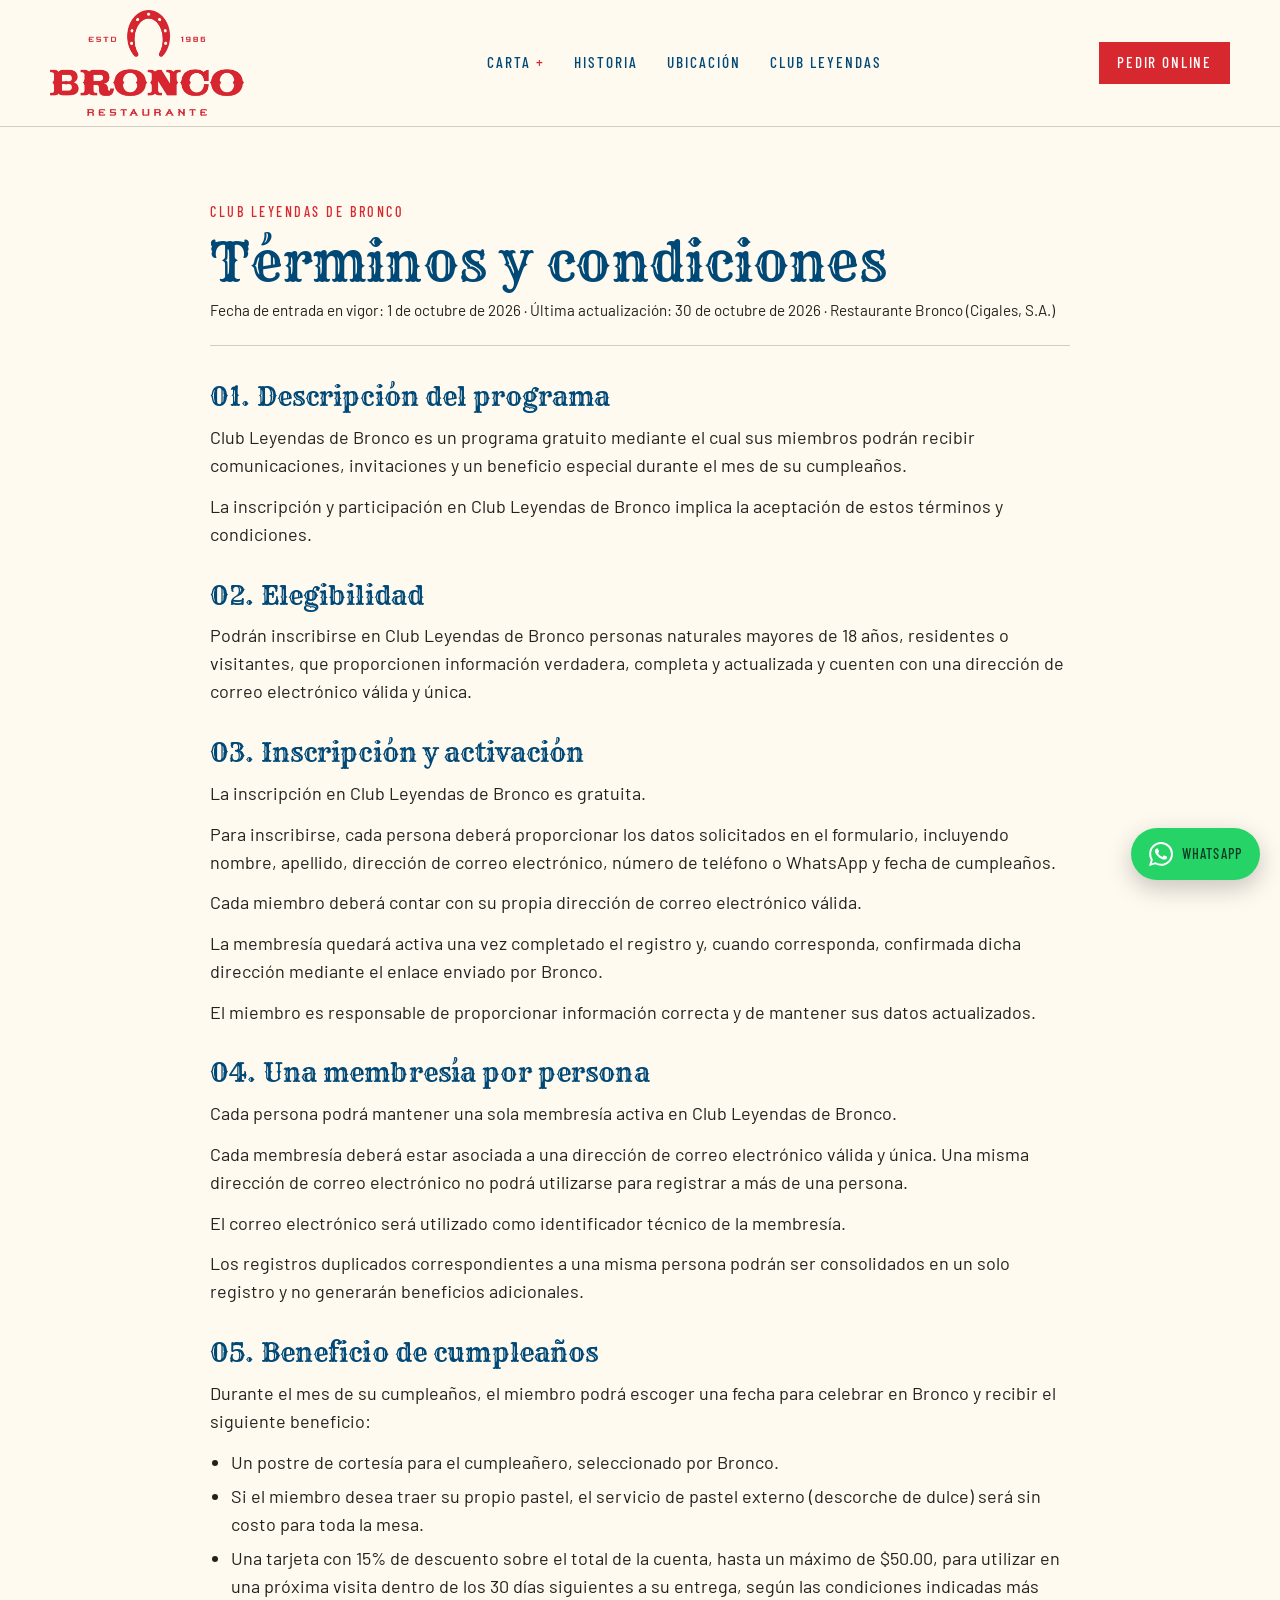
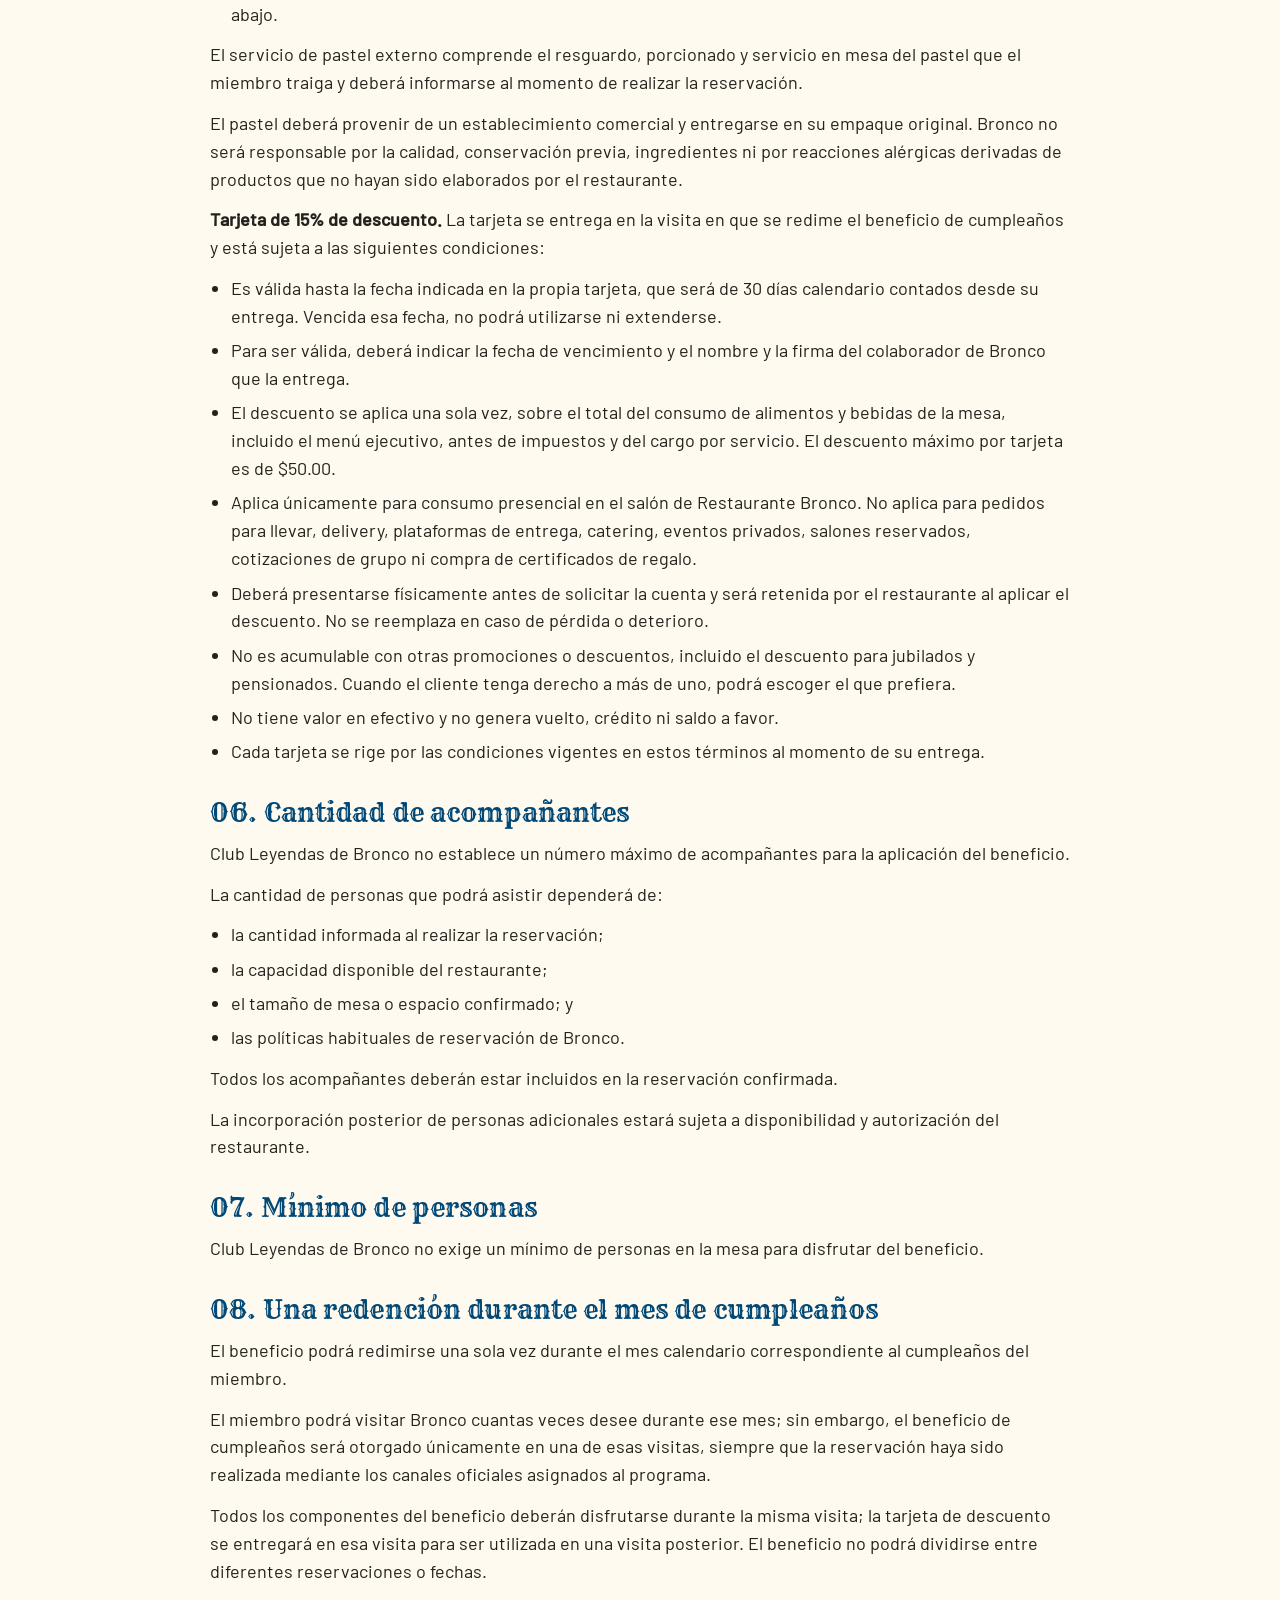
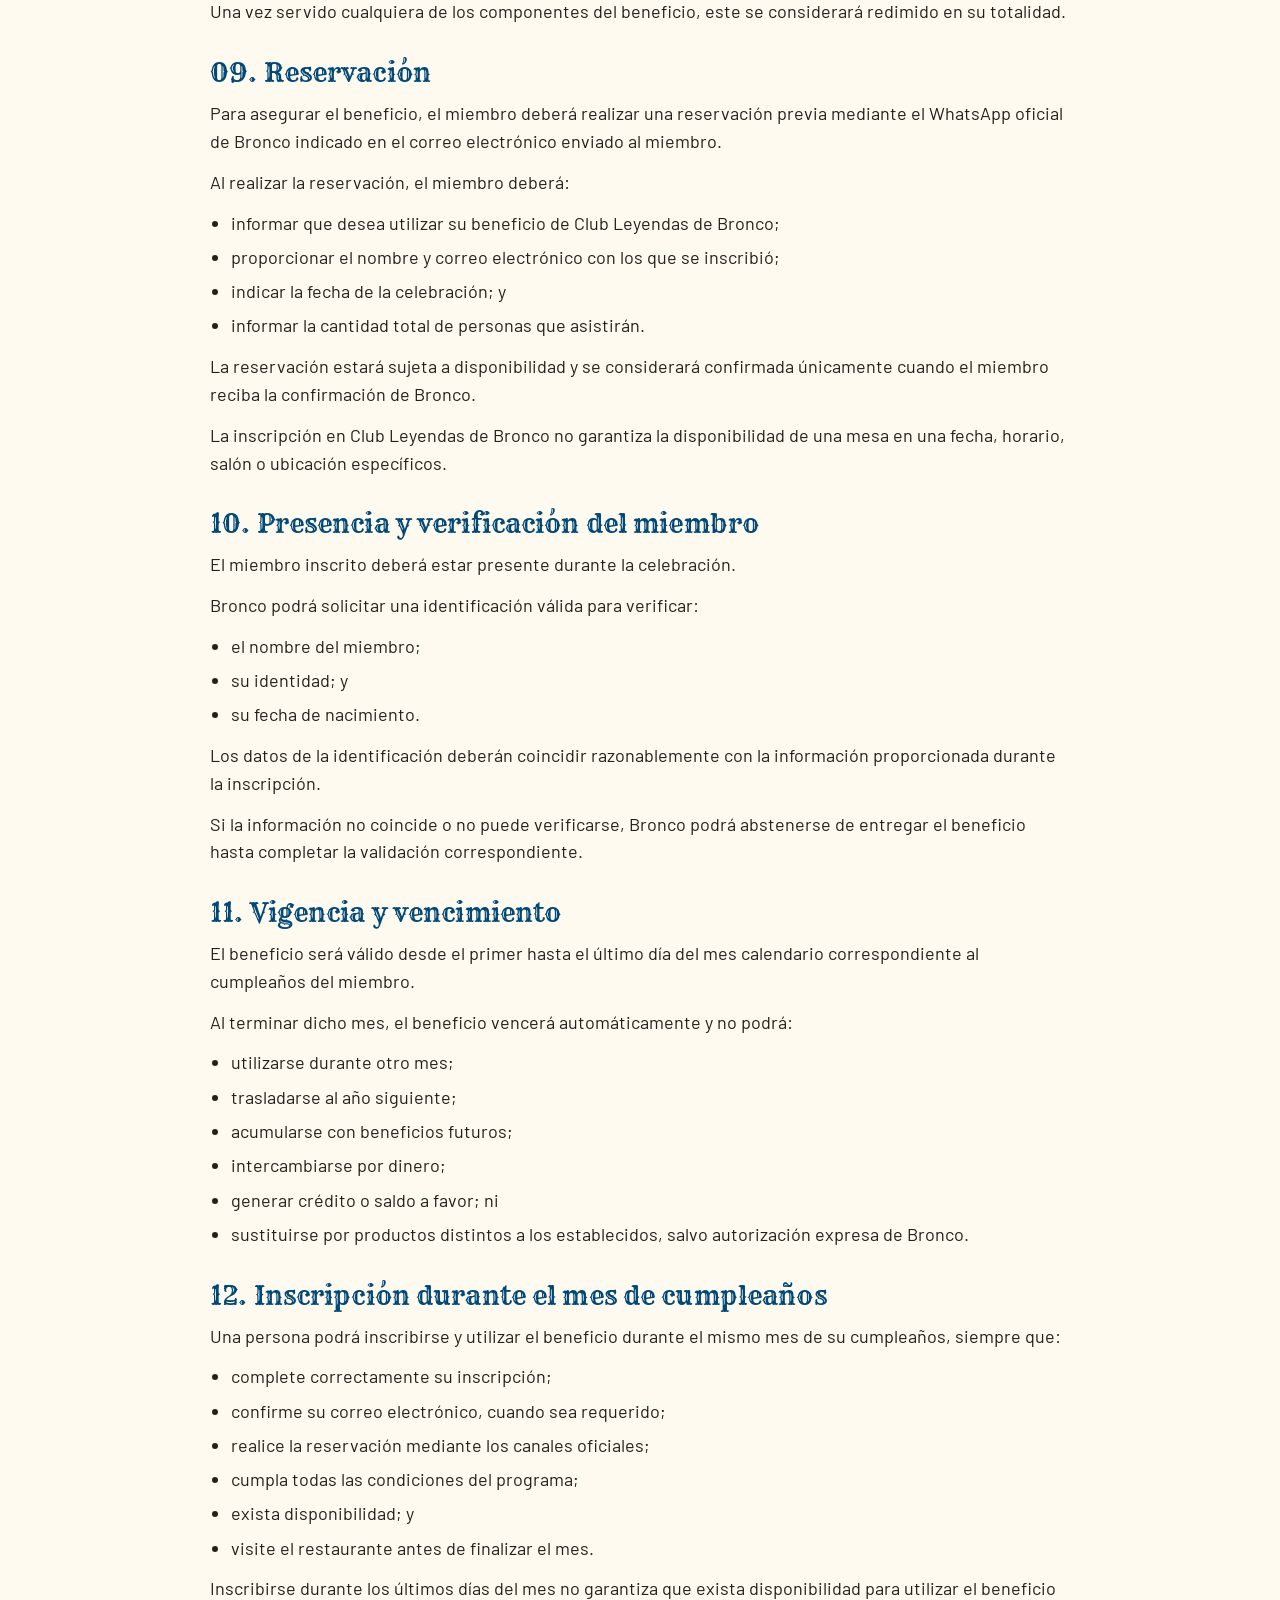
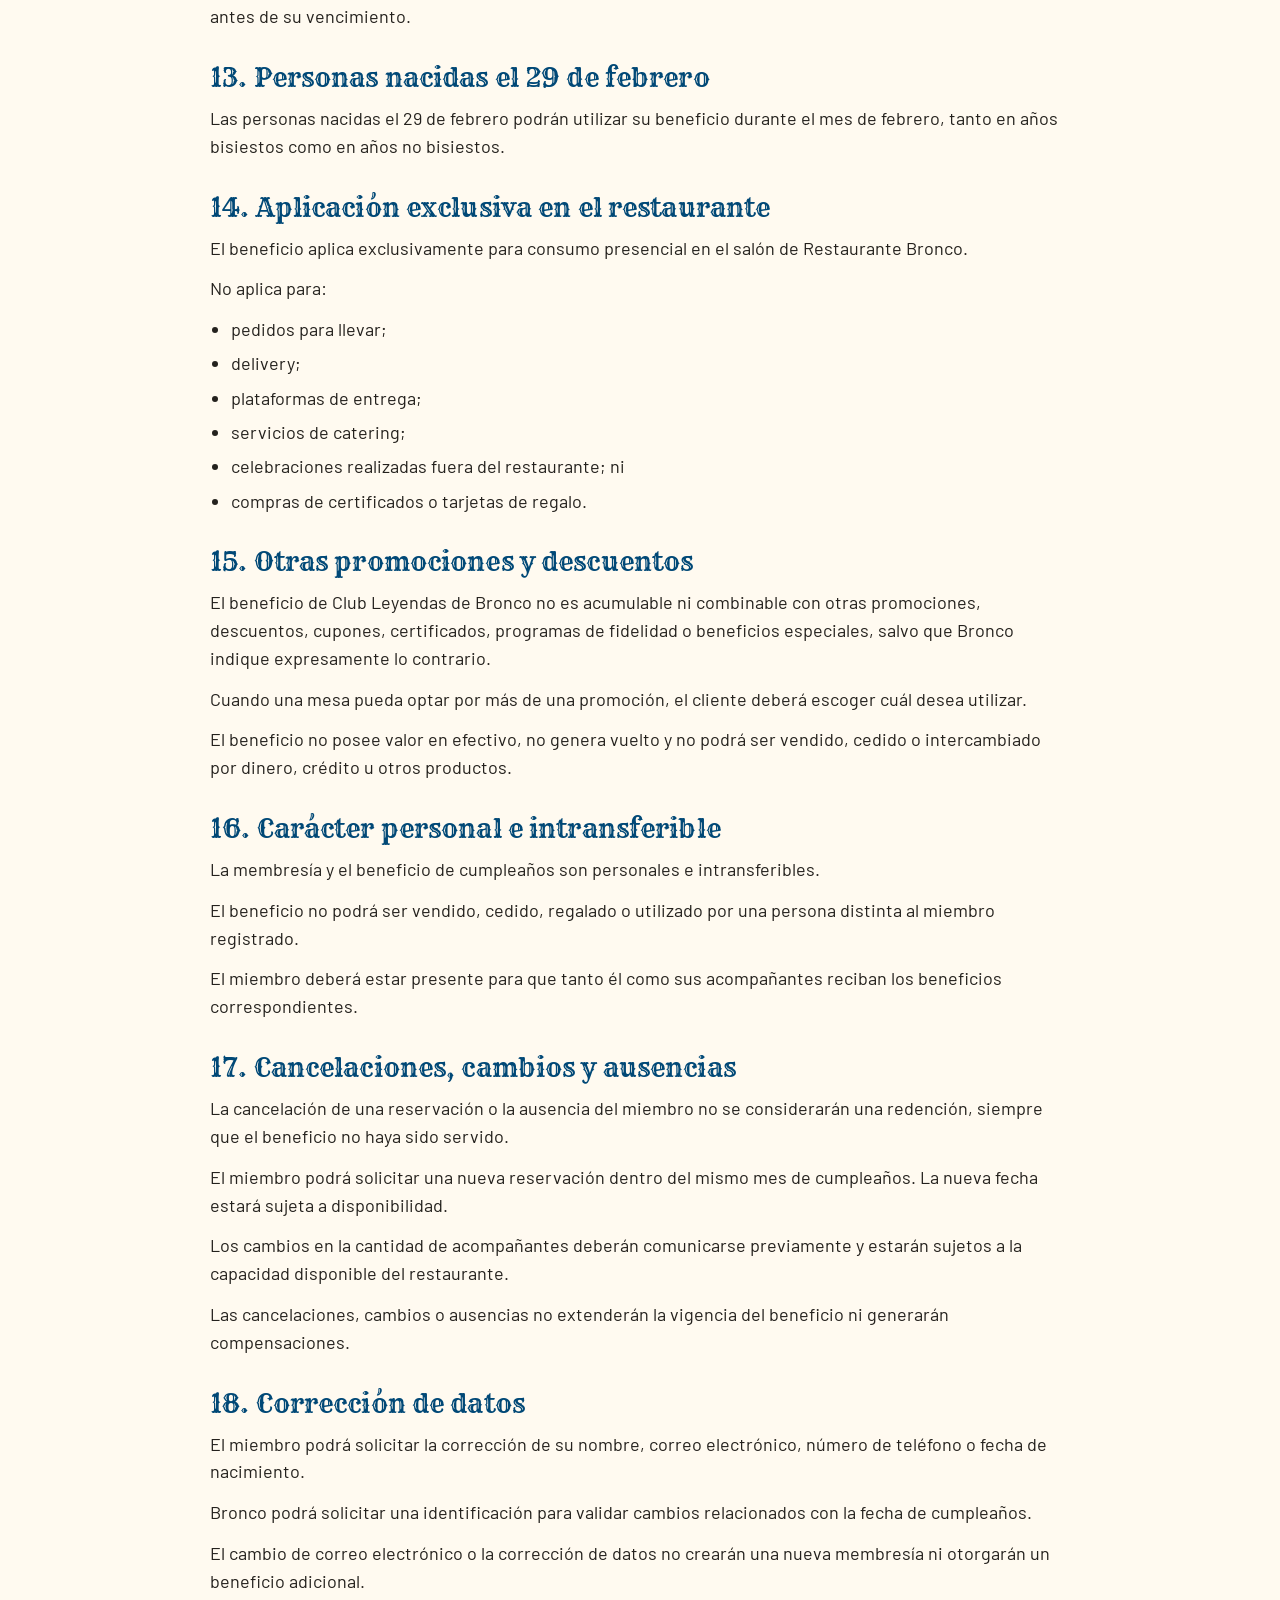
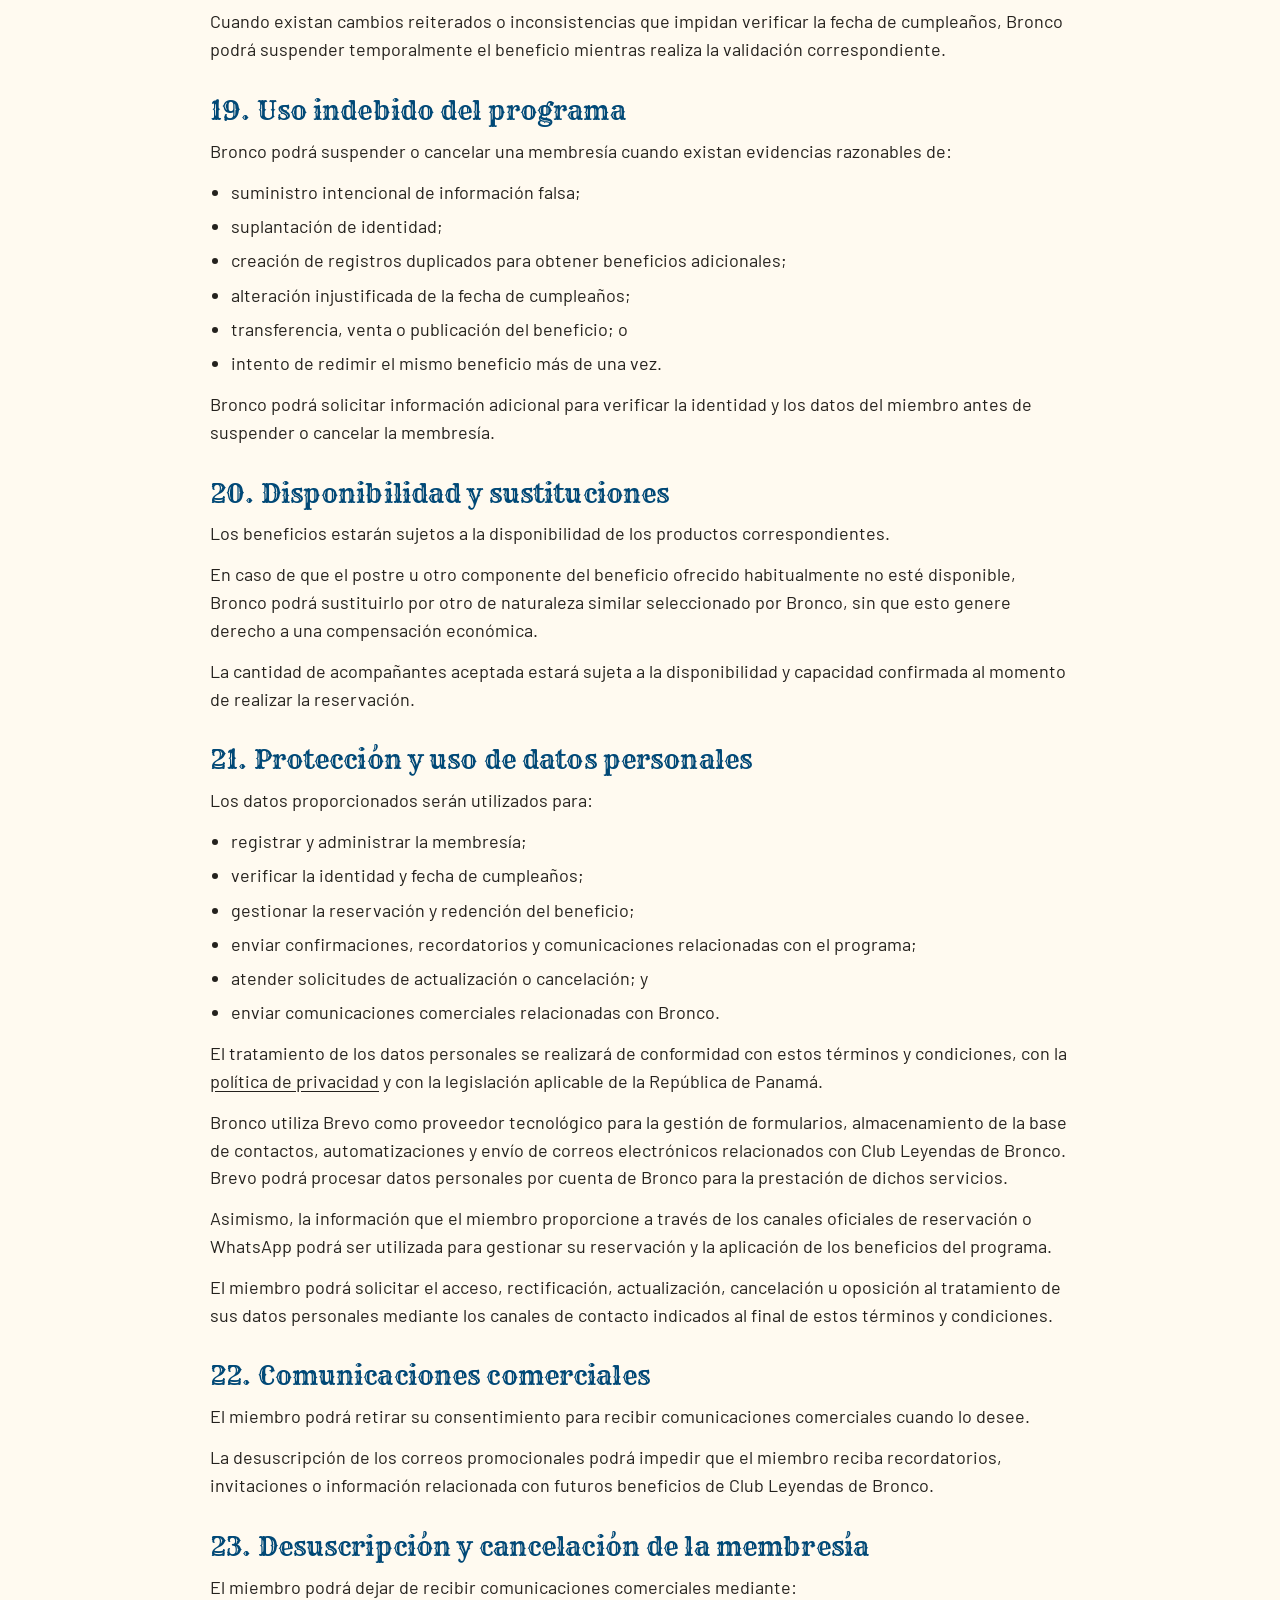
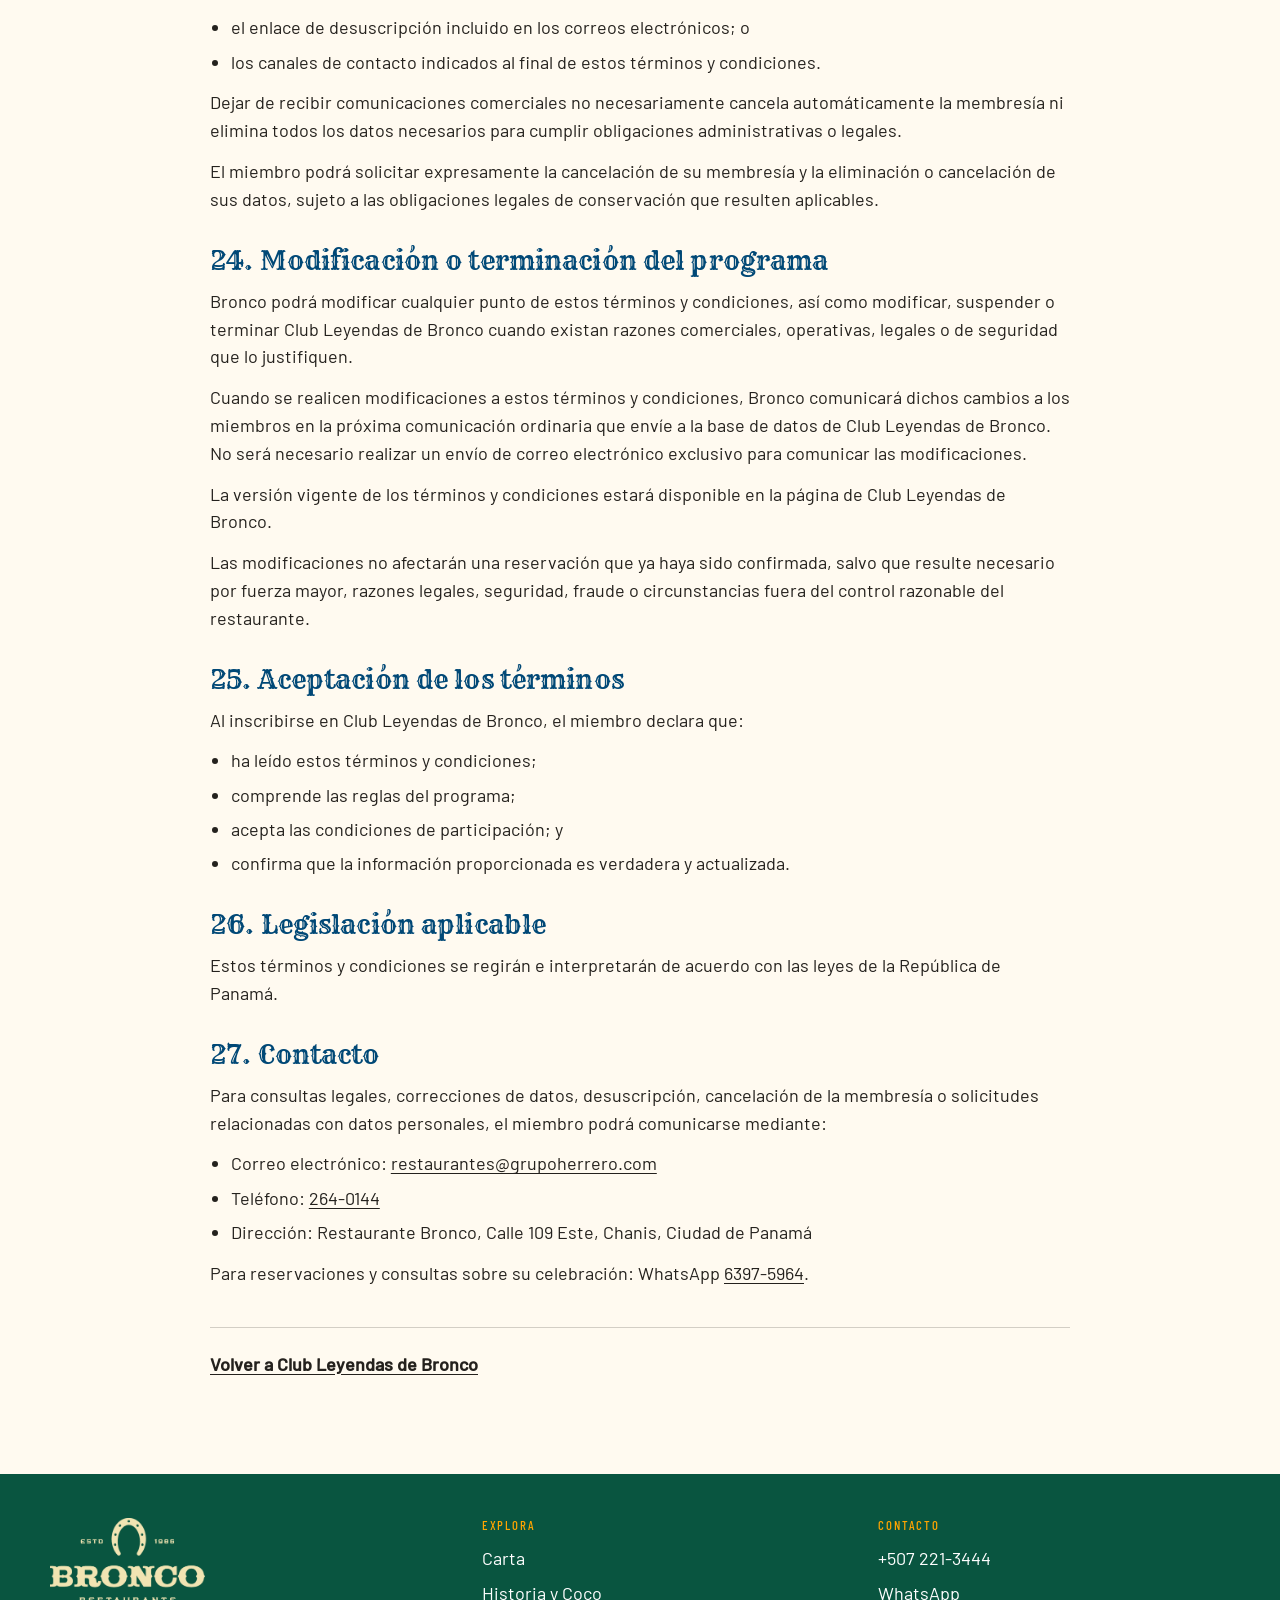
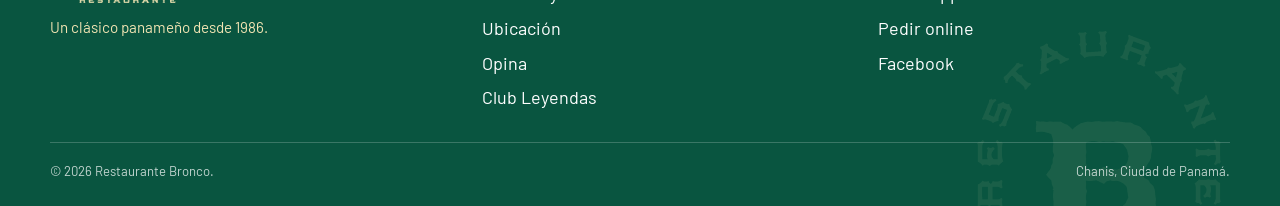
<file: club-leyendas/terminos/index.html>
<!doctype html>
<html lang="es">
<head>
  <meta charset="utf-8">
  <meta name="viewport" content="width=device-width,initial-scale=1">
  <title>Términos y condiciones | Club Leyendas de Bronco</title>
  <meta name="description" content="Términos y condiciones de Club Leyendas de Bronco, el club de cumpleaños de Restaurante Bronco.">
  <meta name="robots" content="index,follow">
  <link rel="canonical" href="https://restaurantebronco.com/club-leyendas/terminos/">
  <meta name="theme-color" content="#d7282f">
  <meta property="og:type" content="website">
  <meta property="og:locale" content="es_PA">
  <meta property="og:title" content="Términos y condiciones | Club Leyendas de Bronco">
  <meta property="og:description" content="Términos y condiciones de Club Leyendas de Bronco, el club de cumpleaños de Restaurante Bronco.">
  <meta property="og:url" content="https://restaurantebronco.com/club-leyendas/terminos/">
  <meta property="og:image" content="https://restaurantebronco.com/assets/images/og-bronco.jpg">
  <meta property="og:image:width" content="1200">
  <meta property="og:image:height" content="630">
  <meta property="og:image:alt" content="Mesa de Bronco con platos para compartir">
  <meta name="twitter:card" content="summary_large_image">
  <meta name="twitter:title" content="Términos y condiciones | Club Leyendas de Bronco">
  <meta name="twitter:description" content="Términos y condiciones de Club Leyendas de Bronco, el club de cumpleaños de Restaurante Bronco.">
  <meta name="twitter:image" content="https://restaurantebronco.com/assets/images/og-bronco.jpg">
  <link rel="icon" href="/favicon.ico" sizes="any">
  <link rel="icon" type="image/png" sizes="32x32" href="/assets/images/favicon.png">
  <link rel="apple-touch-icon" href="/assets/images/apple-touch-icon.png">
  <link rel="manifest" href="/site.webmanifest">
  <link rel="preload" href="/assets/fonts/barlow-400-latin.woff2" as="font" type="font/woff2" crossorigin>
  <link rel="preload" href="/assets/fonts/rye-400-latin.woff2" as="font" type="font/woff2" crossorigin>
  <link rel="stylesheet" href="/assets/style.css">
  <link rel="stylesheet" href="/club-leyendas/club.css?v=1">
<script>window.dataLayer=window.dataLayer||[];function gtag(){dataLayer.push(arguments);}gtag('js',new Date());gtag('config','G-4363RZ4Z4T');window.addEventListener('load',function(){var s=document.createElement('script');s.async=true;s.src='https://www.googletagmanager.com/gtag/js?id=G-4363RZ4Z4T';document.head.appendChild(s);});</script>
</head>
<body>
  <a class="skip-link" href="#contenido">Saltar al contenido</a>
  <header class="site-header">
    <div class="shell header-inner">
      <a class="brand" href="/" aria-label="Bronco, inicio"><img src="/assets/images/logo-bronco-principal.png" width="760" height="415" alt="Restaurante Bronco"></a>
      <button class="nav-toggle" type="button" aria-expanded="false" aria-controls="nav-principal" data-nav-toggle>Menú</button>
      <nav class="site-nav" id="nav-principal" aria-label="Navegación principal" data-site-nav>
        <details data-nav-dropdown>
          <summary>Carta</summary>
          <div class="nav-menu"><a href="/carta/#desayunos">Desayunos</a><a href="/carta/#almuerzo-cena">Almuerzo y cena</a><a href="/carta/#postres">Postres</a><a href="/carta/#bebidas">Bebidas</a></div>
        </details>
        <a href="/#historia">Historia</a>
        <a href="/ubicacion/">Ubicación</a>
        <a href="/club-leyendas/">Club Leyendas</a>
      </nav>
      <a class="button button-primary button-small header-cta" href="https://linktr.ee/broncopanama" target="_blank" rel="noopener">Pedir online</a>
    </div>
  </header>

  <main id="contenido">
    <section class="legal-page"><div class="shell legal-shell">
      <p class="eyebrow">Club Leyendas de Bronco</p>
      <h1>Términos y condiciones</h1>
      <p class="legal-meta">Fecha de entrada en vigor: 1 de octubre de 2026 · Última actualización: 30 de octubre de 2026 · Restaurante Bronco (Cigales, S.A.)</p>
      <section class="legal-block"><h2>01. Descripción del programa</h2>
      <p>Club Leyendas de Bronco es un programa gratuito mediante el cual sus miembros podrán recibir comunicaciones, invitaciones y un beneficio especial durante el mes de su cumpleaños.</p>
      <p>La inscripción y participación en Club Leyendas de Bronco implica la aceptación de estos términos y condiciones.</p>
      </section>

      <section class="legal-block"><h2>02. Elegibilidad</h2>
      <p>Podrán inscribirse en Club Leyendas de Bronco personas naturales mayores de 18 años, residentes o visitantes, que proporcionen información verdadera, completa y actualizada y cuenten con una dirección de correo electrónico válida y única.</p>
      </section>

      <section class="legal-block"><h2>03. Inscripción y activación</h2>
      <p>La inscripción en Club Leyendas de Bronco es gratuita.</p>
      <p>Para inscribirse, cada persona deberá proporcionar los datos solicitados en el formulario, incluyendo nombre, apellido, dirección de correo electrónico, número de teléfono o WhatsApp y fecha de cumpleaños.</p>
      <p>Cada miembro deberá contar con su propia dirección de correo electrónico válida.</p>
      <p>La membresía quedará activa una vez completado el registro y, cuando corresponda, confirmada dicha dirección mediante el enlace enviado por Bronco.</p>
      <p>El miembro es responsable de proporcionar información correcta y de mantener sus datos actualizados.</p>
      </section>

      <section class="legal-block"><h2>04. Una membresía por persona</h2>
      <p>Cada persona podrá mantener una sola membresía activa en Club Leyendas de Bronco.</p>
      <p>Cada membresía deberá estar asociada a una dirección de correo electrónico válida y única. Una misma dirección de correo electrónico no podrá utilizarse para registrar a más de una persona.</p>
      <p>El correo electrónico será utilizado como identificador técnico de la membresía.</p>
      <p>Los registros duplicados correspondientes a una misma persona podrán ser consolidados en un solo registro y no generarán beneficios adicionales.</p>
      </section>

      <section class="legal-block"><h2>05. Beneficio de cumpleaños</h2>
      <p>Durante el mes de su cumpleaños, el miembro podrá escoger una fecha para celebrar en Bronco y recibir el siguiente beneficio:</p>
      <ul>
        <li>Un postre de cortesía para el cumpleañero, seleccionado por Bronco.</li>
        <li>Si el miembro desea traer su propio pastel, el servicio de pastel externo (descorche de dulce) será sin costo para toda la mesa.</li>
        <li>Una tarjeta con 15% de descuento sobre el total de la cuenta, hasta un máximo de $50.00, para utilizar en una próxima visita dentro de los 30 días siguientes a su entrega, según las condiciones indicadas más abajo.</li>
      </ul>
      <p>El servicio de pastel externo comprende el resguardo, porcionado y servicio en mesa del pastel que el miembro traiga y deberá informarse al momento de realizar la reservación.</p>
      <p>El pastel deberá provenir de un establecimiento comercial y entregarse en su empaque original. Bronco no será responsable por la calidad, conservación previa, ingredientes ni por reacciones alérgicas derivadas de productos que no hayan sido elaborados por el restaurante.</p>
      <p><strong>Tarjeta de 15% de descuento.</strong> La tarjeta se entrega en la visita en que se redime el beneficio de cumpleaños y está sujeta a las siguientes condiciones:</p>
      <ul>
        <li>Es válida hasta la fecha indicada en la propia tarjeta, que será de 30 días calendario contados desde su entrega. Vencida esa fecha, no podrá utilizarse ni extenderse.</li>
        <li>Para ser válida, deberá indicar la fecha de vencimiento y el nombre y la firma del colaborador de Bronco que la entrega.</li>
        <li>El descuento se aplica una sola vez, sobre el total del consumo de alimentos y bebidas de la mesa, incluido el menú ejecutivo, antes de impuestos y del cargo por servicio. El descuento máximo por tarjeta es de $50.00.</li>
        <li>Aplica únicamente para consumo presencial en el salón de Restaurante Bronco. No aplica para pedidos para llevar, delivery, plataformas de entrega, catering, eventos privados, salones reservados, cotizaciones de grupo ni compra de certificados de regalo.</li>
        <li>Deberá presentarse físicamente antes de solicitar la cuenta y será retenida por el restaurante al aplicar el descuento. No se reemplaza en caso de pérdida o deterioro.</li>
        <li>No es acumulable con otras promociones o descuentos, incluido el descuento para jubilados y pensionados. Cuando el cliente tenga derecho a más de uno, podrá escoger el que prefiera.</li>
        <li>No tiene valor en efectivo y no genera vuelto, crédito ni saldo a favor.</li>
        <li>Cada tarjeta se rige por las condiciones vigentes en estos términos al momento de su entrega.</li>
      </ul>
      </section>

      <section class="legal-block"><h2>06. Cantidad de acompañantes</h2>
      <p>Club Leyendas de Bronco no establece un número máximo de acompañantes para la aplicación del beneficio.</p>
      <p>La cantidad de personas que podrá asistir dependerá de:</p>
      <ul>
        <li>la cantidad informada al realizar la reservación;</li>
        <li>la capacidad disponible del restaurante;</li>
        <li>el tamaño de mesa o espacio confirmado; y</li>
        <li>las políticas habituales de reservación de Bronco.</li>
      </ul>
      <p>Todos los acompañantes deberán estar incluidos en la reservación confirmada.</p>
      <p>La incorporación posterior de personas adicionales estará sujeta a disponibilidad y autorización del restaurante.</p>
      </section>

      <section class="legal-block"><h2>07. Mínimo de personas</h2>
      <p>Club Leyendas de Bronco no exige un mínimo de personas en la mesa para disfrutar del beneficio.</p>
      </section>

      <section class="legal-block"><h2>08. Una redención durante el mes de cumpleaños</h2>
      <p>El beneficio podrá redimirse una sola vez durante el mes calendario correspondiente al cumpleaños del miembro.</p>
      <p>El miembro podrá visitar Bronco cuantas veces desee durante ese mes; sin embargo, el beneficio de cumpleaños será otorgado únicamente en una de esas visitas, siempre que la reservación haya sido realizada mediante los canales oficiales asignados al programa.</p>
      <p>Todos los componentes del beneficio deberán disfrutarse durante la misma visita; la tarjeta de descuento se entregará en esa visita para ser utilizada en una visita posterior. El beneficio no podrá dividirse entre diferentes reservaciones o fechas.</p>
      <p>Una vez servido cualquiera de los componentes del beneficio, este se considerará redimido en su totalidad.</p>
      </section>

      <section class="legal-block"><h2>09. Reservación</h2>
      <p>Para asegurar el beneficio, el miembro deberá realizar una reservación previa mediante el WhatsApp oficial de Bronco indicado en el correo electrónico enviado al miembro.</p>
      <p>Al realizar la reservación, el miembro deberá:</p>
      <ul>
        <li>informar que desea utilizar su beneficio de Club Leyendas de Bronco;</li>
        <li>proporcionar el nombre y correo electrónico con los que se inscribió;</li>
        <li>indicar la fecha de la celebración; y</li>
        <li>informar la cantidad total de personas que asistirán.</li>
      </ul>
      <p>La reservación estará sujeta a disponibilidad y se considerará confirmada únicamente cuando el miembro reciba la confirmación de Bronco.</p>
      <p>La inscripción en Club Leyendas de Bronco no garantiza la disponibilidad de una mesa en una fecha, horario, salón o ubicación específicos.</p>
      </section>

      <section class="legal-block"><h2>10. Presencia y verificación del miembro</h2>
      <p>El miembro inscrito deberá estar presente durante la celebración.</p>
      <p>Bronco podrá solicitar una identificación válida para verificar:</p>
      <ul>
        <li>el nombre del miembro;</li>
        <li>su identidad; y</li>
        <li>su fecha de nacimiento.</li>
      </ul>
      <p>Los datos de la identificación deberán coincidir razonablemente con la información proporcionada durante la inscripción.</p>
      <p>Si la información no coincide o no puede verificarse, Bronco podrá abstenerse de entregar el beneficio hasta completar la validación correspondiente.</p>
      </section>

      <section class="legal-block"><h2>11. Vigencia y vencimiento</h2>
      <p>El beneficio será válido desde el primer hasta el último día del mes calendario correspondiente al cumpleaños del miembro.</p>
      <p>Al terminar dicho mes, el beneficio vencerá automáticamente y no podrá:</p>
      <ul>
        <li>utilizarse durante otro mes;</li>
        <li>trasladarse al año siguiente;</li>
        <li>acumularse con beneficios futuros;</li>
        <li>intercambiarse por dinero;</li>
        <li>generar crédito o saldo a favor; ni</li>
        <li>sustituirse por productos distintos a los establecidos, salvo autorización expresa de Bronco.</li>
      </ul>
      </section>

      <section class="legal-block"><h2>12. Inscripción durante el mes de cumpleaños</h2>
      <p>Una persona podrá inscribirse y utilizar el beneficio durante el mismo mes de su cumpleaños, siempre que:</p>
      <ul>
        <li>complete correctamente su inscripción;</li>
        <li>confirme su correo electrónico, cuando sea requerido;</li>
        <li>realice la reservación mediante los canales oficiales;</li>
        <li>cumpla todas las condiciones del programa;</li>
        <li>exista disponibilidad; y</li>
        <li>visite el restaurante antes de finalizar el mes.</li>
      </ul>
      <p>Inscribirse durante los últimos días del mes no garantiza que exista disponibilidad para utilizar el beneficio antes de su vencimiento.</p>
      </section>

      <section class="legal-block"><h2>13. Personas nacidas el 29 de febrero</h2>
      <p>Las personas nacidas el 29 de febrero podrán utilizar su beneficio durante el mes de febrero, tanto en años bisiestos como en años no bisiestos.</p>
      </section>

      <section class="legal-block"><h2>14. Aplicación exclusiva en el restaurante</h2>
      <p>El beneficio aplica exclusivamente para consumo presencial en el salón de Restaurante Bronco.</p>
      <p>No aplica para:</p>
      <ul>
        <li>pedidos para llevar;</li>
        <li>delivery;</li>
        <li>plataformas de entrega;</li>
        <li>servicios de catering;</li>
        <li>celebraciones realizadas fuera del restaurante; ni</li>
        <li>compras de certificados o tarjetas de regalo.</li>
      </ul>
      </section>

      <section class="legal-block"><h2>15. Otras promociones y descuentos</h2>
      <p>El beneficio de Club Leyendas de Bronco no es acumulable ni combinable con otras promociones, descuentos, cupones, certificados, programas de fidelidad o beneficios especiales, salvo que Bronco indique expresamente lo contrario.</p>
      <p>Cuando una mesa pueda optar por más de una promoción, el cliente deberá escoger cuál desea utilizar.</p>
      <p>El beneficio no posee valor en efectivo, no genera vuelto y no podrá ser vendido, cedido o intercambiado por dinero, crédito u otros productos.</p>
      </section>

      <section class="legal-block"><h2>16. Carácter personal e intransferible</h2>
      <p>La membresía y el beneficio de cumpleaños son personales e intransferibles.</p>
      <p>El beneficio no podrá ser vendido, cedido, regalado o utilizado por una persona distinta al miembro registrado.</p>
      <p>El miembro deberá estar presente para que tanto él como sus acompañantes reciban los beneficios correspondientes.</p>
      </section>

      <section class="legal-block"><h2>17. Cancelaciones, cambios y ausencias</h2>
      <p>La cancelación de una reservación o la ausencia del miembro no se considerarán una redención, siempre que el beneficio no haya sido servido.</p>
      <p>El miembro podrá solicitar una nueva reservación dentro del mismo mes de cumpleaños. La nueva fecha estará sujeta a disponibilidad.</p>
      <p>Los cambios en la cantidad de acompañantes deberán comunicarse previamente y estarán sujetos a la capacidad disponible del restaurante.</p>
      <p>Las cancelaciones, cambios o ausencias no extenderán la vigencia del beneficio ni generarán compensaciones.</p>
      </section>

      <section class="legal-block"><h2>18. Corrección de datos</h2>
      <p>El miembro podrá solicitar la corrección de su nombre, correo electrónico, número de teléfono o fecha de nacimiento.</p>
      <p>Bronco podrá solicitar una identificación para validar cambios relacionados con la fecha de cumpleaños.</p>
      <p>El cambio de correo electrónico o la corrección de datos no crearán una nueva membresía ni otorgarán un beneficio adicional.</p>
      <p>Cuando existan cambios reiterados o inconsistencias que impidan verificar la fecha de cumpleaños, Bronco podrá suspender temporalmente el beneficio mientras realiza la validación correspondiente.</p>
      </section>

      <section class="legal-block"><h2>19. Uso indebido del programa</h2>
      <p>Bronco podrá suspender o cancelar una membresía cuando existan evidencias razonables de:</p>
      <ul>
        <li>suministro intencional de información falsa;</li>
        <li>suplantación de identidad;</li>
        <li>creación de registros duplicados para obtener beneficios adicionales;</li>
        <li>alteración injustificada de la fecha de cumpleaños;</li>
        <li>transferencia, venta o publicación del beneficio; o</li>
        <li>intento de redimir el mismo beneficio más de una vez.</li>
      </ul>
      <p>Bronco podrá solicitar información adicional para verificar la identidad y los datos del miembro antes de suspender o cancelar la membresía.</p>
      </section>

      <section class="legal-block"><h2>20. Disponibilidad y sustituciones</h2>
      <p>Los beneficios estarán sujetos a la disponibilidad de los productos correspondientes.</p>
      <p>En caso de que el postre u otro componente del beneficio ofrecido habitualmente no esté disponible, Bronco podrá sustituirlo por otro de naturaleza similar seleccionado por Bronco, sin que esto genere derecho a una compensación económica.</p>
      <p>La cantidad de acompañantes aceptada estará sujeta a la disponibilidad y capacidad confirmada al momento de realizar la reservación.</p>
      </section>

      <section class="legal-block"><h2>21. Protección y uso de datos personales</h2>
      <p>Los datos proporcionados serán utilizados para:</p>
      <ul>
        <li>registrar y administrar la membresía;</li>
        <li>verificar la identidad y fecha de cumpleaños;</li>
        <li>gestionar la reservación y redención del beneficio;</li>
        <li>enviar confirmaciones, recordatorios y comunicaciones relacionadas con el programa;</li>
        <li>atender solicitudes de actualización o cancelación; y</li>
        <li>enviar comunicaciones comerciales relacionadas con Bronco.</li>
      </ul>
      <p>El tratamiento de los datos personales se realizará de conformidad con estos términos y condiciones, con la <a href="/club-leyendas/privacidad/">política de privacidad</a> y con la legislación aplicable de la República de Panamá.</p>
      <p>Bronco utiliza Brevo como proveedor tecnológico para la gestión de formularios, almacenamiento de la base de contactos, automatizaciones y envío de correos electrónicos relacionados con Club Leyendas de Bronco. Brevo podrá procesar datos personales por cuenta de Bronco para la prestación de dichos servicios.</p>
      <p>Asimismo, la información que el miembro proporcione a través de los canales oficiales de reservación o WhatsApp podrá ser utilizada para gestionar su reservación y la aplicación de los beneficios del programa.</p>
      <p>El miembro podrá solicitar el acceso, rectificación, actualización, cancelación u oposición al tratamiento de sus datos personales mediante los canales de contacto indicados al final de estos términos y condiciones.</p>
      </section>

      <section class="legal-block"><h2>22. Comunicaciones comerciales</h2>
      <p>El miembro podrá retirar su consentimiento para recibir comunicaciones comerciales cuando lo desee.</p>
      <p>La desuscripción de los correos promocionales podrá impedir que el miembro reciba recordatorios, invitaciones o información relacionada con futuros beneficios de Club Leyendas de Bronco.</p>
      </section>

      <section class="legal-block"><h2>23. Desuscripción y cancelación de la membresía</h2>
      <p>El miembro podrá dejar de recibir comunicaciones comerciales mediante:</p>
      <ul>
        <li>el enlace de desuscripción incluido en los correos electrónicos; o</li>
        <li>los canales de contacto indicados al final de estos términos y condiciones.</li>
      </ul>
      <p>Dejar de recibir comunicaciones comerciales no necesariamente cancela automáticamente la membresía ni elimina todos los datos necesarios para cumplir obligaciones administrativas o legales.</p>
      <p>El miembro podrá solicitar expresamente la cancelación de su membresía y la eliminación o cancelación de sus datos, sujeto a las obligaciones legales de conservación que resulten aplicables.</p>
      </section>

      <section class="legal-block"><h2>24. Modificación o terminación del programa</h2>
      <p>Bronco podrá modificar cualquier punto de estos términos y condiciones, así como modificar, suspender o terminar Club Leyendas de Bronco cuando existan razones comerciales, operativas, legales o de seguridad que lo justifiquen.</p>
      <p>Cuando se realicen modificaciones a estos términos y condiciones, Bronco comunicará dichos cambios a los miembros en la próxima comunicación ordinaria que envíe a la base de datos de Club Leyendas de Bronco. No será necesario realizar un envío de correo electrónico exclusivo para comunicar las modificaciones.</p>
      <p>La versión vigente de los términos y condiciones estará disponible en la página de Club Leyendas de Bronco.</p>
      <p>Las modificaciones no afectarán una reservación que ya haya sido confirmada, salvo que resulte necesario por fuerza mayor, razones legales, seguridad, fraude o circunstancias fuera del control razonable del restaurante.</p>
      </section>

      <section class="legal-block"><h2>25. Aceptación de los términos</h2>
      <p>Al inscribirse en Club Leyendas de Bronco, el miembro declara que:</p>
      <ul>
        <li>ha leído estos términos y condiciones;</li>
        <li>comprende las reglas del programa;</li>
        <li>acepta las condiciones de participación; y</li>
        <li>confirma que la información proporcionada es verdadera y actualizada.</li>
      </ul>
      </section>

      <section class="legal-block"><h2>26. Legislación aplicable</h2>
      <p>Estos términos y condiciones se regirán e interpretarán de acuerdo con las leyes de la República de Panamá.</p>
      </section>

      <section class="legal-block"><h2>27. Contacto</h2>
      <p>Para consultas legales, correcciones de datos, desuscripción, cancelación de la membresía o solicitudes relacionadas con datos personales, el miembro podrá comunicarse mediante:</p>
      <ul>
        <li>Correo electrónico: <a href="mailto:restaurantes@grupoherrero.com">restaurantes@grupoherrero.com</a></li>
        <li>Teléfono: <a href="tel:+5072640144">264-0144</a></li>
        <li>Dirección: Restaurante Bronco, Calle 109 Este, Chanis, Ciudad de Panamá</li>
      </ul>
      <p>Para reservaciones y consultas sobre su celebración: WhatsApp <a href="https://wa.me/50763975964" target="_blank" rel="noopener">6397-5964</a>.</p>
      </section>
      <p class="legal-back"><a href="/club-leyendas/">Volver a Club Leyendas de Bronco</a></p>
    </div></section>
  </main>

  <footer class="site-footer">
    <div class="shell">
      <div class="footer-grid">
        <div><img class="footer-logo" src="/assets/images/logo-bronco-simplificado-crema.png" width="760" height="415" alt="Bronco Restaurante"><p class="footer-tagline">Un clásico panameño desde 1986.</p></div>
        <div><span class="footer-title">Explora</span><div class="footer-links"><a href="/carta/">Carta</a><a href="/#historia">Historia y Coco</a><a href="/ubicacion/">Ubicación</a><a href="/opina/">Opina</a><a href="/club-leyendas/">Club Leyendas</a></div></div>
        <div><span class="footer-title">Contacto</span><div class="footer-links"><a href="tel:+5072213444">+507 221-3444</a><a href="https://wa.me/50763975964?text=Hola%20Bronco%2C%20quisiera%20informaci%C3%B3n." target="_blank" rel="noopener">WhatsApp</a><a href="https://linktr.ee/broncopanama" target="_blank" rel="noopener">Pedir online</a><a href="https://www.facebook.com/broncopanama/" target="_blank" rel="noopener">Facebook</a></div></div>
      </div>
      <div class="footer-bottom"><span>© 2026 Restaurante Bronco.</span><span>Chanis, Ciudad de Panamá.</span></div>
    </div>
  </footer>
  <a class="whatsapp" href="https://wa.me/50763975964?text=Hola%20Bronco%2C%20quisiera%20informaci%C3%B3n%20sobre%20el%20Club%20Leyendas." target="_blank" rel="noopener" aria-label="Escribir a Bronco por WhatsApp"><svg viewBox="0 0 24 24" aria-hidden="true"><path fill="currentColor" d="M17.472 14.382c-.297-.149-1.758-.867-2.03-.967-.273-.099-.471-.148-.67.15-.197.297-.767.966-.94 1.164-.173.199-.347.223-.644.075-.297-.15-1.255-.463-2.39-1.475-.883-.788-1.48-1.761-1.653-2.059-.173-.297-.018-.458.13-.606.134-.133.298-.347.446-.52.149-.174.198-.298.298-.497.099-.198.05-.371-.025-.52-.075-.149-.669-1.612-.916-2.207-.242-.579-.487-.5-.669-.51-.173-.009-.371-.011-.57-.011-.198 0-.52.074-.792.372-.272.297-1.04 1.016-1.04 2.479s1.065 2.875 1.213 3.074c.149.198 2.095 3.2 5.076 4.487.709.306 1.262.489 1.693.625.712.226 1.36.194 1.872.118.571-.085 1.758-.719 2.006-1.413.248-.694.248-1.289.173-1.413-.074-.124-.272-.198-.57-.347m-5.421 7.403h-.004a9.87 9.87 0 0 1-5.031-1.378l-.361-.214-3.741.982.998-3.648-.235-.374a9.86 9.86 0 0 1-1.51-5.26C2.168 6.443 6.603 2.01 12.055 2.01a9.82 9.82 0 0 1 7.02 2.91 9.82 9.82 0 0 1 2.898 7.025c-.002 5.45-4.437 9.884-9.888 9.884m8.413-18.297A11.82 11.82 0 0 0 12.05 0C5.495 0 .16 5.335.157 11.892c0 2.096.547 4.142 1.588 5.945L.057 24l6.305-1.654a11.9 11.9 0 0 0 5.683 1.448h.005c6.554 0 11.89-5.335 11.893-11.893a11.82 11.82 0 0 0-3.48-8.413Z"/></svg><span>WhatsApp</span></a>
  <script src="/assets/site.js" defer></script>
</body>
</html>
</file>
<file: assets/style.css>
@font-face{font-family:Barlow;src:url('/assets/fonts/barlow-400-latin-ext.woff2') format('woff2');font-style:normal;font-weight:400;font-display:swap;unicode-range:U+0100-02BA,U+02BD-02C5,U+02C7-02CC,U+02CE-02D7,U+02DD-02FF,U+0304,U+0308,U+0329,U+1D00-1DBF,U+1E00-1E9F,U+1EF2-1EFF,U+2020,U+20A0-20AB,U+20AD-20C0,U+2113,U+2C60-2C7F,U+A720-A7FF}
@font-face{font-family:Barlow;src:url('/assets/fonts/barlow-400-latin.woff2') format('woff2');font-style:normal;font-weight:400;font-display:swap}
@font-face{font-family:Barlow;src:url('/assets/fonts/barlow-500-latin.woff2') format('woff2');font-style:normal;font-weight:500;font-display:swap}
@font-face{font-family:'Barlow Condensed';src:url('/assets/fonts/barlow-condensed-500-latin-ext.woff2') format('woff2');font-style:normal;font-weight:500;font-display:swap;unicode-range:U+0100-02BA,U+02BD-02C5,U+02C7-02CC,U+02CE-02D7,U+02DD-02FF,U+0304,U+0308,U+0329,U+1D00-1DBF,U+1E00-1E9F,U+1EF2-1EFF,U+2020,U+20A0-20AB,U+20AD-20C0,U+2113,U+2C60-2C7F,U+A720-A7FF}
@font-face{font-family:'Barlow Condensed';src:url('/assets/fonts/barlow-condensed-500-latin.woff2') format('woff2');font-style:normal;font-weight:500;font-display:swap}
@font-face{font-family:Rye;src:url('/assets/fonts/rye-400-latin.woff2') format('woff2');font-style:normal;font-weight:400;font-display:swap}
:root{--red:#d7282f;--brown:#8f3f2b;--orange:#df854f;--mustard:#ffa400;--cream:#f1e4b2;--paper:#fffaf0;--navy:#004876;--teal:#00afaa;--green:#095540;--tan:#c8a977;--ink:#24211d;--line:rgba(36,33,29,.2);--header-h:116px;--shadow:0 18px 42px rgba(64,34,22,.12)}
*{box-sizing:border-box}html{scroll-behavior:smooth;background:var(--paper)}body{margin:0;color:var(--ink);background:var(--paper);font:400 18px/1.55 Barlow,Arial,sans-serif;text-rendering:optimizeLegibility}img{display:block;max-width:100%}a{color:inherit;text-decoration-thickness:1px;text-underline-offset:.22em}button,summary{font:inherit}[id]{scroll-margin-top:calc(var(--header-h) + 24px)}
.skip-link{position:fixed;left:16px;top:-80px;z-index:1000;padding:10px 14px;background:#fff;color:#000}.skip-link:focus{top:16px}.shell{width:min(1180px,calc(100% - 40px));margin-inline:auto}.section{padding:92px 0}.section-compact{padding:64px 0}
.eyebrow{margin:0 0 12px;color:var(--red);font:500 .88rem/1.2 'Barlow Condensed',sans-serif;letter-spacing:.18em;text-transform:uppercase}h1,h2{font-family:Rye,Georgia,serif;font-weight:400;line-height:1.1;margin:0;color:var(--navy)}h3{font:500 clamp(1.45rem,2vw,1.85rem)/1.08 'Barlow Condensed',Arial,sans-serif;margin:0;color:var(--navy)}h1{font-size:clamp(2.45rem,4.5vw,4.25rem);letter-spacing:.005em}h2{font-size:clamp(2rem,3.35vw,3.1rem);letter-spacing:.005em}p{margin:0 0 1em}.lede{font-size:clamp(1.06rem,1.5vw,1.25rem);max-width:680px;color:#49443e}
.button{display:inline-flex;min-height:50px;align-items:center;justify-content:center;padding:12px 24px;border:1px solid currentColor;background:transparent;color:var(--navy);font:500 .95rem/1 'Barlow Condensed',sans-serif;letter-spacing:.12em;text-decoration:none;text-transform:uppercase;transition:background .2s,color .2s,transform .2s}.button:hover{transform:translateY(-1px)}.button-primary{border-color:var(--red);background:var(--red);color:#fff}.button-primary:hover{background:#b71e25}.button-light{color:#fff}.button-small{min-height:42px;padding:10px 17px}.button-row{display:flex;flex-wrap:wrap;gap:12px;margin-top:28px}.text-link{color:var(--red);font:500 .92rem/1.3 'Barlow Condensed',sans-serif;letter-spacing:.11em;text-transform:uppercase}
.site-header{position:sticky;top:0;z-index:100;background:rgba(255,250,240,.97);border-bottom:1px solid var(--line);backdrop-filter:blur(10px)}.header-inner{min-height:var(--header-h);display:grid;grid-template-columns:220px 1fr auto;gap:28px;align-items:center}.brand{display:inline-flex;align-items:center;padding:10px 0}.brand img{width:194px;height:auto}.nav-toggle{display:none;border:1px solid var(--navy);background:transparent;color:var(--navy);padding:9px 12px;font:500 .92rem/1 'Barlow Condensed',sans-serif;letter-spacing:.12em;text-transform:uppercase}
.site-nav{display:flex;justify-content:center;align-items:center;gap:29px}.site-nav>a,.site-nav summary{color:var(--navy);font:500 .96rem/1 'Barlow Condensed',sans-serif;letter-spacing:.13em;text-decoration:none;text-transform:uppercase;cursor:pointer;list-style:none}.site-nav summary::-webkit-details-marker{display:none}.site-nav details{position:relative}.site-nav summary::after{content:' +';color:var(--red)}.nav-menu{position:absolute;top:calc(100% + 18px);left:50%;min-width:210px;padding:9px;background:var(--paper);border:1px solid var(--line);box-shadow:var(--shadow);transform:translateX(-50%)}.nav-menu a{display:block;padding:10px 12px;color:var(--navy);font:500 .9rem/1.2 'Barlow Condensed',sans-serif;letter-spacing:.1em;text-decoration:none;text-transform:uppercase}.nav-menu a:hover{background:var(--cream)}
.hero{padding:42px 0 0}.hero-grid{display:grid;grid-template-columns:minmax(0,.88fr) minmax(480px,1.12fr);align-items:center;min-height:610px}.hero-copy{position:relative;isolation:isolate;padding:54px 72px 54px 0}.hero-copy::after{content:'';position:absolute;z-index:0;width:230px;aspect-ratio:1;right:28px;top:18px;background:url('/assets/images/elemento-estrellas.webp') center/contain no-repeat;opacity:.12;pointer-events:none}.hero-copy>*{position:relative;z-index:1}.hero-copy .lede{margin-top:24px}.hero-media{height:100%;min-height:610px;background:var(--cream)}.hero-media picture,.hero-media img{width:100%;height:100%}.hero-media img{object-fit:cover}
.fact-strip{background:var(--navy);color:#fff}.fact-grid{display:grid;grid-template-columns:repeat(3,1fr)}.fact{padding:24px 28px;text-align:center;border-right:1px solid rgba(255,255,255,.2)}.fact:last-child{border-right:0}.fact strong{display:block;font:400 1.3rem/1.2 Rye,Georgia,serif}.fact span{display:block;margin-top:5px;color:var(--cream);font:500 .8rem/1.2 'Barlow Condensed',sans-serif;letter-spacing:.16em;text-transform:uppercase}
.story-banner{position:relative;isolation:isolate;overflow:hidden;background:var(--green);color:#fff}.story-backdrop{position:absolute;inset:0;z-index:-2}.story-backdrop img{width:100%;height:100%;object-fit:cover}.story-banner::before{content:'';position:absolute;inset:0;background:linear-gradient(90deg,rgba(9,52,40,.97) 0%,rgba(9,65,48,.9) 48%,rgba(9,65,48,.34) 100%);z-index:-1}.story-inner{position:relative;max-width:780px;padding:92px 0}.story-banner h2{color:#fff}.story-banner .eyebrow{color:var(--mustard)}.story-banner p{font-size:1.18rem;margin:24px 0 0;max-width:650px;text-wrap:balance}
.features-branded{position:relative;overflow:hidden}.features-branded::after{content:'';position:absolute;right:-90px;bottom:-45px;width:390px;aspect-ratio:1;background:url('/assets/images/elemento-jinete.webp') center/contain no-repeat;opacity:.055;pointer-events:none}.features-branded .shell{position:relative;z-index:1}.section-heading{margin-bottom:34px}.section-heading h2{max-width:830px}.feature-grid{display:grid;grid-template-columns:repeat(3,1fr);gap:20px}.feature-card{display:flex;flex-direction:column;background:#fff;border:1px solid var(--line);min-width:0}.feature-card picture,.feature-card>img{aspect-ratio:8/5;overflow:hidden}.feature-card img{width:100%;height:100%;object-fit:cover}.feature-body{display:flex;flex:1;flex-direction:column;padding:24px}.feature-body .eyebrow{font-size:.78rem}.feature-body h3{min-height:2.15em}.feature-body p{margin:16px 0 22px}.feature-body .text-link{margin-top:auto;align-self:flex-start}
.history-section{background:#fff}.history-intro{display:grid;grid-template-columns:minmax(0,1fr) minmax(0,1.08fr);gap:clamp(42px,6vw,82px);align-items:center}.history-intro h2{max-width:540px;font-size:clamp(2.05rem,3.2vw,3.05rem);text-wrap:balance}.history-copy{max-width:620px}.history-copy p{font-size:1.08rem}.history-closing{color:var(--red);font-weight:500}.history-gallery{display:grid;grid-template-columns:minmax(0,1fr) minmax(0,1.04fr);gap:24px 28px;margin-top:54px;align-items:start}.history-gallery figure{margin:0;min-width:0}.history-gallery figure:nth-child(1){grid-column:1;grid-row:1}.history-gallery figure:nth-child(2){grid-column:1;grid-row:2}.history-gallery figure:nth-child(3){grid-column:2;grid-row:1/span 2}.history-gallery picture{display:grid;place-items:center;width:100%;overflow:hidden;background:#f3ead6}.history-gallery figure:nth-child(-n+2) picture{aspect-ratio:7/5}.history-gallery figure:nth-child(3) picture{aspect-ratio:5/7}.history-galhlery img{width:100%;height:100%;object-fit:contain;filter:saturate(.82) contrast(1.04)}.history-gallery figcaption{padding:10px 2px 0;color:var(--brown);font:500 .8rem/1.35 'Barlow Condensed',sans-serif;letter-spacing:.12em;text-transform:uppercase}.coco-story{display:grid;grid-template-columns:230px 1fr;gap:34px;align-items:center;margin-top:54px;padding:34px 42px;background:var(--mustard);overflow:hidden}.coco-story img{max-height:210px;width:auto;margin-inline:auto}.coco-story h3{color:var(--green);font-family:Rye,Georgia,serif;font-size:clamp(1.5rem,2.3vw,2rem)}.coco-story p{max-width:680px;margin:12px 0 0}.coco-story .eyebrow{color:var(--ink)}
.location-home{background:var(--cream)}.location-grid{display:grid;grid-template-columns:1fr 1fr;background:var(--paper);box-shadow:var(--shadow)}.location-copy{padding:58px}.location-copy h2{margin-bottom:22px}.address{font-style:normal;margin-bottom:18px}.hours{padding:0;margin:20px 0;list-style:none}.hours li{display:flex;justify-content:space-between;gap:20px;padding:9px 0;border-bottom:1px solid var(--line)}.hours strong{font-weight:500}.location-media{position:relative;min-height:520px}.location-media picture,.location-media img{width:100%;height:100%}.location-media img{object-fit:cover;filter:grayscale(1)}.location-overlay{position:absolute;inset:auto 28px 28px;display:flex;flex-wrap:wrap;gap:10px}
.social-cta{text-align:center;background:var(--red);color:#fff;padding:58px 20px}.social-inner{display:grid;justify-items:center}.social-cta h2{max-width:760px;color:#fff;font-size:clamp(1.8rem,3.2vw,3rem);text-wrap:balance}.social-cta p{max-width:620px;margin:14px auto 22px}.social-cta .button{width:auto;max-width:100%;text-align:center;white-space:normal}
.site-footer{position:relative;isolation:isolate;overflow:hidden;padding:44px 0 24px;background:var(--green);color:#fff}.site-footer::after{content:'';position:absolute;z-index:-1;right:4vw;bottom:-85px;width:260px;aspect-ratio:1;background:url('/assets/images/sello-bronco-b-crema.png') center/contain no-repeat;opacity:.075}.footer-grid{display:grid;grid-template-columns:1.1fr 1fr 1fr;gap:45px;align-items:start}.footer-logo{width:155px;max-height:86px;object-fit:contain;object-position:left center}.footer-tagline{margin:12px 0 0;color:var(--cream);font-size:.95rem}.footer-title{display:block;margin-bottom:12px;color:var(--mustard);font:500 .8rem/1.2 'Barlow Condensed',sans-serif;letter-spacing:.14em;text-transform:uppercase}.footer-links{display:grid;gap:7px}.footer-links a{color:#fff;text-decoration:none}.footer-bottom{display:flex;justify-content:space-between;gap:20px;margin-top:30px;padding-top:18px;border-top:1px solid rgba(255,255,255,.2);font-size:.82rem;color:rgba(255,255,255,.75)}.whatsapp{position:fixed;right:20px;bottom:20px;z-index:90;display:inline-flex;align-items:center;gap:9px;min-height:52px;padding:0 18px;border-radius:30px;background:#25d366;color:#0b3b25;box-shadow:0 8px 24px rgba(0,0,0,.22);font:500 .9rem/1 'Barlow Condensed',sans-serif;letter-spacing:.08em;text-decoration:none;text-transform:uppercase}.whatsapp svg{width:24px;height:24px;color:#fff}.whatsapp:hover{background:#20bd5a}
.page-hero{padding:70px 0 52px;background:var(--cream);border-bottom:1px solid var(--line)}.page-hero .lede{margin-top:18px}.breadcrumbs{margin:0 0 18px;font:500 .8rem/1.2 'Barlow Condensed',sans-serif;letter-spacing:.1em;text-transform:uppercase}.breadcrumbs a{color:var(--red)}.template-note{padding:16px 20px;background:#fff;border-left:5px solid var(--mustard);font-size:.95rem;margin-top:28px;max-width:790px}
.menu-tabs-wrap{position:sticky;top:var(--header-h);z-index:70;background:var(--paper);border-bottom:1px solid var(--line)}.menu-tabs{display:flex;gap:4px;overflow-x:auto;padding:12px 0;scrollbar-width:thin}.menu-tabs a{flex:none;padding:10px 17px;background:var(--cream);color:var(--navy);font:500 .82rem/1 'Barlow Condensed',sans-serif;letter-spacing:.1em;text-decoration:none;text-transform:uppercase}.menu-tabs a:hover{background:var(--navy);color:#fff}.menu-page{padding:50px 0 90px}.menu-section{padding:44px 0;scroll-margin-top:calc(var(--header-h) + 68px);border-bottom:1px solid var(--line)}.menu-section:first-child{padding-top:12px}.menu-heading{display:grid;grid-template-columns:.5fr 1.5fr;gap:40px;margin-bottom:26px}.menu-heading p{max-width:600px}.menu-list{display:grid;grid-template-columns:1fr 1fr;gap:0 55px}.menu-item{display:grid;grid-template-columns:1fr auto;gap:6px 18px;padding:18px 0;border-top:1px solid var(--line)}.menu-item h3{font-family:Barlow,sans-serif;font-size:1.18rem;font-weight:500;color:var(--ink)}.menu-item p{grid-column:1/-1;margin:0;color:#615b54;font-size:.95rem}.menu-price{font-weight:500;color:var(--red)}.menu-subhead{grid-column:1/-1;margin:28px 0 2px;padding-top:16px;border-top:2px solid var(--red);font:500 1rem/1 'Barlow Condensed',sans-serif;letter-spacing:.09em;text-transform:uppercase;color:var(--red)}.menu-list>.menu-subhead:first-child{margin-top:0;padding-top:0;border-top:0}.menu-cta{margin-top:50px;padding:34px;background:var(--navy);color:#fff;text-align:center}.menu-cta h2{font-family:Rye,Georgia,serif;font-weight:400;color:#fff;font-size:2rem}.menu-cta p{margin:12px auto 20px}
.location-page-grid{display:grid;grid-template-columns:.9fr 1.1fr;gap:58px;align-items:start}.location-page-media{position:sticky;top:calc(var(--header-h) + 30px)}.location-page-media picture,.location-page-media img{width:100%;aspect-ratio:4/3}.location-page-media img{object-fit:cover;filter:grayscale(1)}.location-cards{display:grid;gap:14px;margin-top:28px}.location-card{padding:20px;border:1px solid var(--line);background:#fff}.location-card h3{font-family:Barlow,sans-serif;font-weight:500;font-size:1.15rem}.location-card p{margin:7px 0 0}
.review-main{display:grid;place-items:center;min-height:calc(100vh - var(--header-h) - 250px);padding:90px 20px;text-align:center}.review-inner{max-width:720px}.review-inner h1{font-size:clamp(2.5rem,5vw,4.8rem)}.review-inner .lede{margin:22px auto}.review-options{display:flex;justify-content:center;flex-wrap:wrap;gap:12px;margin-top:28px}.not-found{display:grid;place-items:center;min-height:calc(100vh - var(--header-h));padding:80px 20px;text-align:center;background:var(--cream)}.not-found img{width:110px;margin:0 auto 20px}.not-found p{max-width:540px;margin:20px auto}
@media(max-width:1040px){.header-inner{grid-template-columns:185px 1fr auto;gap:16px}.brand img{width:170px}.site-nav{gap:18px}.hero-grid{grid-template-columns:1fr 1fr}.hero-copy{padding-right:36px}.history-intro{gap:42px}.location-copy{padding:40px}}
@media(max-width:820px){:root{--header-h:86px}.shell{width:min(100% - 28px,680px)}.section{padding:64px 0}.header-inner{min-height:var(--header-h);grid-template-columns:1fr auto}.brand{padding:7px 0}.brand img{width:145px}.nav-toggle{display:block}.header-cta{display:none}.site-nav{display:none;position:absolute;left:0;right:0;top:100%;align-items:stretch;flex-direction:column;gap:0;padding:16px 20px 22px;background:var(--paper);border-bottom:1px solid var(--line);box-shadow:var(--shadow)}.site-nav.is-open{display:flex}.site-nav>a,.site-nav summary{display:block;padding:12px 4px}.nav-menu{position:static;transform:none;box-shadow:none;margin:0 0 6px;padding:0 0 0 15px;border:0;background:transparent}.nav-menu a{padding:9px}.hero{padding-top:0}.hero-grid{grid-template-columns:1fr}.hero-copy{padding:48px 0 38px}.hero-copy::after{width:160px;right:-15px;top:18px;opacity:.09}.hero-media{min-height:0;aspect-ratio:4/3}.fact-grid{grid-template-columns:1fr}.fact{border-right:0;border-bottom:1px solid rgba(255,255,255,.2);padding:17px}.fact:last-child{border-bottom:0}.story-banner::before{background:linear-gradient(90deg,rgba(9,52,40,.95),rgba(9,65,48,.68))}.feature-grid{grid-template-columns:1fr}.feature-body h3{min-height:0}.history-intro,.location-page-grid{grid-template-columns:1fr}.history-intro h2{max-width:620px}.history-copy{max-width:620px}.history-gallery{grid-template-columns:1fr;gap:30px;margin-top:42px}.history-gallery figure:nth-child(n){grid-column:auto;grid-row:auto}.history-gallery figure:nth-child(3){width:min(100%,430px);margin-inline:auto}.coco-story{grid-template-columns:170px 1fr;padding:28px}.location-grid{grid-template-columns:1fr}.location-media{min-height:410px}.location-copy{padding:34px 24px}.menu-heading{grid-template-columns:1fr;gap:12px}.menu-list{grid-template-columns:1fr}.location-page-media{position:static}.footer-grid{grid-template-columns:1fr 1fr}.footer-grid>div:first-child{grid-column:1/-1}.whatsapp{right:12px;bottom:12px}.page-hero{padding:54px 0 40px}}
@media(max-width:520px){body{font-size:17px}.shell{width:calc(100% - 24px)}h1{font-size:2.38rem}h2{font-size:1.92rem}.button{width:100%}.button-row{display:grid}.history-intro{gap:24px}.history-intro h2{font-size:2rem}.history-gallery figure:nth-child(3){width:min(100%,360px)}.history-gallery figcaption{font-size:.75rem}.coco-story{grid-template-columns:1fr;text-align:center;padding:28px 22px}.coco-story img{max-height:180px}.coco-story .button-row{justify-items:center}.hours li{display:grid;gap:0}.location-overlay{inset:auto 14px 14px}.location-overlay .button{width:auto}.social-cta{padding:48px 12px}.social-cta .shell{width:100%}.social-cta .button{width:auto;min-width:min(100%,250px);padding-inline:18px}.footer-grid{grid-template-columns:1fr;gap:28px}.footer-grid>div:first-child{grid-column:auto}.footer-bottom{display:grid}.menu-tabs{margin-inline:-12px;padding-inline:12px}.review-options{display:grid}.review-options .button{width:100%}.whatsapp{width:52px;padding:0;justify-content:center}.whatsapp span{position:absolute;width:1px;height:1px;overflow:hidden;clip:rect(0 0 0 0);white-space:nowrap}}
@media(prefers-reduced-motion:reduce){html{scroll-behavior:auto}*,*::before,*::after{animation-duration:.01ms!important;transition-duration:.01ms!important}}.map-shell{background:var(--navy);min-height:380px;overflow:hidden;position:relative}.map-poster{inset:0;position:absolute}.map-poster,.map-poster img{height:100%;width:100%}.map-poster img{object-fit:cover}.map-shell::after{background:linear-gradient(90deg,rgba(8,42,74,.88),rgba(8,42,74,.38));content:'';inset:0;pointer-events:none;position:absolute}.map-poster-overlay{align-items:flex-start;display:flex;flex-direction:column;inset:0;justify-content:center;padding:clamp(1.5rem,5vw,3.25rem);position:absolute;z-index:1}.map-poster-overlay .eyebrow,.map-poster-overlay p{color:#fff}.map-poster-overlay h3{color:#fff;font-size:clamp(2rem,4vw,3rem);max-width:420px}.map-poster-overlay .button{margin-top:.35rem}.map-shell>.map{inset:0;position:absolute;z-index:2}
</file>
<file: club-leyendas/club.css>
.club-hero{background:var(--paper);border-bottom:1px solid var(--line);overflow:hidden}
.club-hero-grid{align-items:stretch;display:grid;grid-template-columns:minmax(0,.98fr) minmax(0,1.02fr)}
.club-hero-copy{align-items:flex-start;display:flex;flex-direction:column;justify-content:center;padding:clamp(2.25rem,4vw,3.75rem) clamp(2rem,5vw,5rem) clamp(2.25rem,4vw,3.75rem) max(1.25rem,calc((100vw - 1180px)/2));position:relative;isolation:isolate}
.club-hero-copy::after{background:url('/assets/images/elemento-estrellas.webp') center/contain no-repeat;content:'';opacity:.1;pointer-events:none;position:absolute;right:2rem;top:2rem;width:210px;aspect-ratio:1;z-index:-1}
.club-hero-copy h1{font-size:clamp(2.45rem,4.1vw,4rem);margin-bottom:.75rem;max-width:650px;text-wrap:balance}
.club-promise{color:var(--red);font:400 clamp(1.5rem,2.35vw,2.1rem)/1.2 Rye,Georgia,serif;margin-bottom:1rem;max-width:620px}
.club-hero-copy .lede{margin-bottom:1.35rem;max-width:590px}
.club-hero-media{min-height:480px;overflow:hidden;position:relative}
.club-hero-media img{height:100%;object-fit:cover;width:100%}
.club-hero-media::after{background:linear-gradient(90deg,rgba(0,72,118,.14),transparent 36%);content:'';inset:0;pointer-events:none;position:absolute}

.club-benefits{background:#fff;padding:clamp(3rem,5vw,4.5rem) 0}
.club-intro{margin:0 auto clamp(1.5rem,2.5vw,2rem);max-width:780px;text-align:center}
.club-intro .lede{margin:.75rem auto 0}
.club-benefit-grid{background:var(--line);border:1px solid var(--line);display:grid;gap:1px;grid-template-columns:repeat(2,minmax(0,1fr));margin:0 auto;max-width:1040px}
.club-benefit{background:var(--paper);padding:clamp(1.25rem,2vw,1.75rem)}
.club-benefit-number{color:var(--red);display:block;font:500 .82rem/1.2 'Barlow Condensed',sans-serif;letter-spacing:.16em;margin-bottom:.65rem;text-transform:uppercase}
.club-benefit h3{font-size:clamp(1.55rem,2.2vw,1.95rem)}
.club-benefit p{margin:.5rem 0 0}
.club-extra{align-items:center;background:var(--mustard);border:2px dashed var(--brown);display:grid;gap:clamp(1.25rem,2.5vw,2rem);grid-template-columns:160px 1fr;margin:1rem auto 0;max-width:1040px;padding:.75rem clamp(1.25rem,2.5vw,2rem)}
.club-extra img{height:120px;object-fit:contain;width:100%}
.club-extra .eyebrow{color:var(--green)}
.club-extra h3{color:var(--green);font-family:Rye,Georgia,serif;font-size:clamp(1.5rem,2.4vw,2rem)}
.club-extra p{margin:.55rem 0 0;max-width:640px}

.club-signup-section{background:var(--cream)}
.club-signup-grid{align-items:stretch;display:grid;gap:clamp(1.25rem,2.5vw,2rem);grid-template-columns:repeat(2,minmax(0,1fr));max-width:1120px}
.club-steps-panel{background:var(--navy);height:100%;padding:clamp(2rem,4vw,3rem)}
.club-steps-panel .eyebrow{color:var(--mustard)}
.club-steps-panel h2{color:#fff;margin-bottom:.65rem}
.club-steps{list-style:none;margin:1.15rem 0 0;padding:0}
.club-step{border-top:1px solid rgba(255,255,255,.2);display:grid;gap:.85rem;grid-template-columns:42px 1fr;padding:1rem 0}
.club-step:last-child{border-bottom:1px solid rgba(255,255,255,.2)}
.club-step-number{align-items:center;border:1px solid var(--mustard);color:var(--mustard);display:flex;font:500 .85rem/1 'Barlow Condensed',sans-serif;height:36px;justify-content:center;letter-spacing:.08em;width:36px}
.club-step h3{color:#fff;font-size:clamp(1.28rem,2vw,1.55rem);margin-bottom:.25rem}
.club-step p{color:#fff;font-size:.93rem;line-height:1.45;margin:0}

.club-form-heading{margin:0 0 1.25rem;max-width:620px;text-align:left}
.club-form-heading h2{font-size:clamp(2rem,3.2vw,2.8rem);margin-bottom:.55rem}
.club-form-heading p{margin-bottom:0}
.club-form-shell{background:var(--paper);border:1px solid var(--line);border-top:5px solid var(--red);height:100%;margin:0;padding:clamp(1.5rem,3vw,2.25rem)}
.club-form-shell .sib-form{background:transparent!important;padding:0!important;text-align:left!important}
.club-form-shell .sib-form-container{margin:0!important;max-width:none!important;padding:0!important;width:100%!important}
.club-form-shell .sib-container--large{background:transparent!important;border:0!important;border-radius:0!important;box-shadow:none!important;display:block!important;margin:0!important;max-width:none!important;padding:0!important;width:100%!important}
.club-form-shell .sib-form-block{padding:0!important}
.club-form-shell .form-grid{display:grid;gap:.85rem 1rem;grid-template-columns:repeat(2,minmax(0,1fr))}
.club-form-shell .form-field-full{grid-column:1/-1}
.club-form-shell .entry__label{color:var(--navy)!important;display:block;font:500 .9rem/1.2 'Barlow Condensed',sans-serif!important;letter-spacing:.09em;margin-bottom:.42rem!important;text-transform:uppercase}
.club-form-shell .entry__field{background:#fff!important;border:1px solid var(--line)!important;border-radius:0!important;box-shadow:none!important;min-height:48px}
.club-form-shell .entry__field:focus-within{border-color:var(--navy)!important;box-shadow:0 0 0 2px rgba(0,72,118,.18)!important}
.club-form-shell .input{background:transparent!important;border:0!important;border-radius:0!important;color:var(--ink)!important;min-height:48px!important;padding:.72rem .8rem!important;width:100%!important}
.club-form-shell select.input{appearance:auto!important}
.club-form-shell .entry__specification{color:#615b54!important;font-size:.85rem!important;margin:.35rem 0 0!important}
.club-form-shell .sms-input-group,.club-form-shell .sib-sms-input{align-items:stretch!important;display:grid!important;gap:.6rem!important;grid-template-columns:135px minmax(0,1fr)!important;width:100%!important}
.club-form-shell .sib-sms-tooltip{display:none!important}
.club-form-shell .form-consent{align-items:flex-start;display:flex;gap:.7rem;font-size:.93rem;line-height:1.4;margin:1rem 0}
.club-form-shell .form-consent input{height:20px;margin:.15rem 0 0;min-width:20px;width:20px}
.club-form-shell .form-consent a{color:var(--red)}
.club-form-shell .g-recaptcha{min-height:1px}
.club-form-shell .button{min-height:48px;width:100%}
.club-form-shell .sib-form-message-panel{border-radius:0!important;margin:0 0 1rem!important;padding:.85rem 1rem!important}
.club-form-shell #error-message{background:#fff1ef!important;border:1px solid #b84a38!important;color:#702b22!important}
.club-form-shell #success-message{background:#edf7f2!important;border:1px solid #35745e!important;color:#205743!important}

.club-conditions-section{background:#fff}
.club-conditions{margin-inline:auto;max-width:900px}
.club-condition-list{background:var(--paper);border:1px solid var(--line);display:grid;grid-template-columns:repeat(2,minmax(0,1fr));list-style:none;margin:2rem 0;padding:0}
.club-condition-list li{border-bottom:1px solid var(--line);padding:1rem 1rem 1rem 2.2rem;position:relative}
.club-condition-list li:nth-child(odd){border-right:1px solid var(--line)}
.club-condition-list li::before{color:var(--red);content:'★';font-size:.8rem;left:.9rem;position:absolute;top:1.23rem}
.club-help{border-top:1px solid var(--line);padding-top:1.25rem}
.club-help a{color:var(--red);font-weight:500}
.club-form-shell :focus-visible,.club-hero :focus-visible,.club-help a:focus-visible{outline:2px solid var(--mustard);outline-offset:3px}

@media(max-width:820px){
  .club-hero-grid{grid-template-columns:1fr}
  .club-hero-copy{padding-left:max(1.25rem,calc((100vw - 680px)/2));padding-right:max(1.25rem,calc((100vw - 680px)/2))}
  .club-hero-media{min-height:0}
  .club-hero-media img{aspect-ratio:4/3;height:auto}
  .club-signup-grid{gap:1.25rem;grid-template-columns:1fr}
  .club-steps-panel,.club-form-shell{height:auto}
}
@media(max-width:620px){
  .club-hero-copy{padding-block:2.25rem}
  .club-benefits{padding-block:2.5rem}
  .club-benefit-grid,.club-condition-list{grid-template-columns:1fr}
  .club-condition-list li:nth-child(odd){border-right:0}
  .club-extra{grid-template-columns:1fr;text-align:center}
  .club-extra img{height:115px}
  .club-extra .eyebrow,.club-extra p{margin-inline:auto}
  .club-form-shell .form-grid{grid-template-columns:1fr}
  .club-form-shell .form-field-full{grid-column:auto}
  .club-form-shell .sms-input-group,.club-form-shell .sib-sms-input{grid-template-columns:116px minmax(0,1fr)!important}
  .club-step{gap:.8rem;grid-template-columns:40px 1fr}
}
@media(max-width:380px){.club-form-shell .sms-input-group,.club-form-shell .sib-sms-input{grid-template-columns:1fr!important}}

/* ---- Ajustes de integracion (Brevo reemplaza el campo de telefono y el calendario al cargar) ---- */
.club-form-shell .sms-input-group{display:block!important;width:100%!important;min-width:0!important}
.club-signup-grid>*{min-width:0!important}
.club-form-shell .form__entry,.club-form-shell .sib-sms-field{min-width:0!important}
.club-form-shell .sib-sms-select{display:flex!important;align-items:stretch!important;width:100%!important;max-width:none!important}
.club-form-shell .sib-sms-select__title{flex:0 0 auto!important;width:auto!important;min-width:0!important;max-width:64px!important}
.club-form-shell .sib-sms-select__number-input{display:flex!important;flex:1 1 auto!important;min-width:0!important;width:auto!important}
.club-form-shell .sib-sms-select__calling-code{flex:0 0 auto!important;width:3.4em!important;min-width:0!important;text-align:center!important;padding-inline:.35rem!important}
.club-form-shell .sib-sms-select__phone-number{flex:1 1 auto!important;min-width:0!important;width:100%!important}
.pika-label{position:relative!important;display:inline-block!important;overflow:hidden!important;width:auto!important;font-size:1rem!important;font-weight:600!important;line-height:1.2!important;padding:5px 6px!important}
.pika-select{position:absolute!important;top:0!important;left:0!important;width:100%!important;height:100%!important;min-height:0!important;margin:0!important;padding:0!important;border:0!important;background:transparent!important;opacity:0!important;cursor:pointer!important;appearance:none!important}
.pika-title{text-align:center}

.club-legal-links{display:flex;flex-wrap:wrap;gap:.6rem 1.25rem;margin:1.25rem 0 0}
.club-legal-links a{font-weight:700;text-decoration:underline;text-underline-offset:3px}
.legal-page{background:var(--paper);padding:clamp(2.75rem,6vw,5rem) 0}
.legal-shell{max-width:860px!important}
.legal-page h1{font-size:clamp(2.2rem,5vw,3.4rem);line-height:1.05;margin:.35rem 0 .6rem}
.legal-meta{border-bottom:1px solid var(--line);font-size:.95rem;margin:0 0 2.25rem;padding-bottom:1.4rem}
.legal-block{margin-bottom:2rem}
.legal-block h2{font-size:clamp(1.25rem,2.4vw,1.6rem);line-height:1.2;margin:0 0 .7rem}
.legal-block p{margin:0 0 .8rem}
.legal-block ul{margin:0 0 .8rem;padding-left:1.3rem}
.legal-block li{margin-bottom:.4rem}
.legal-block a,.legal-back a{text-decoration:underline;text-underline-offset:3px}
.legal-back{border-top:1px solid var(--line);margin-top:2.5rem;padding-top:1.4rem;font-weight:700}
</file>
